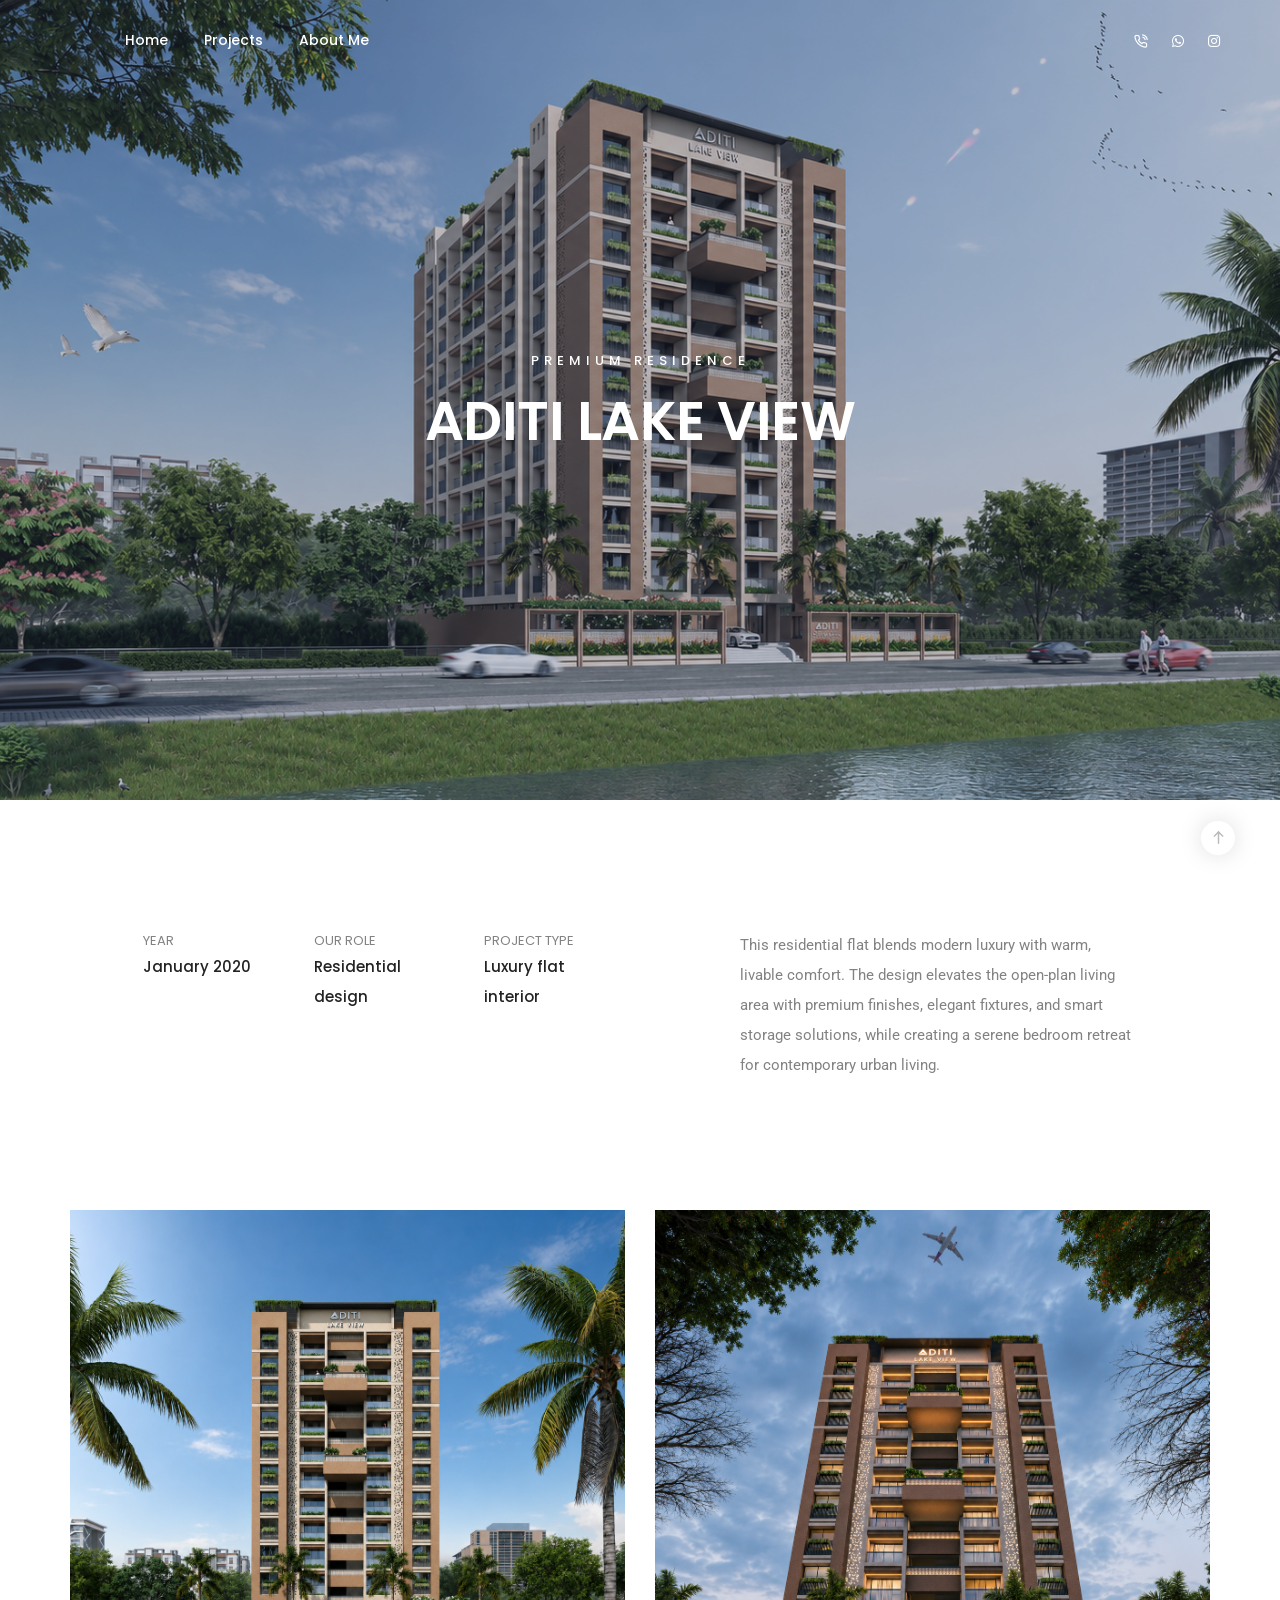
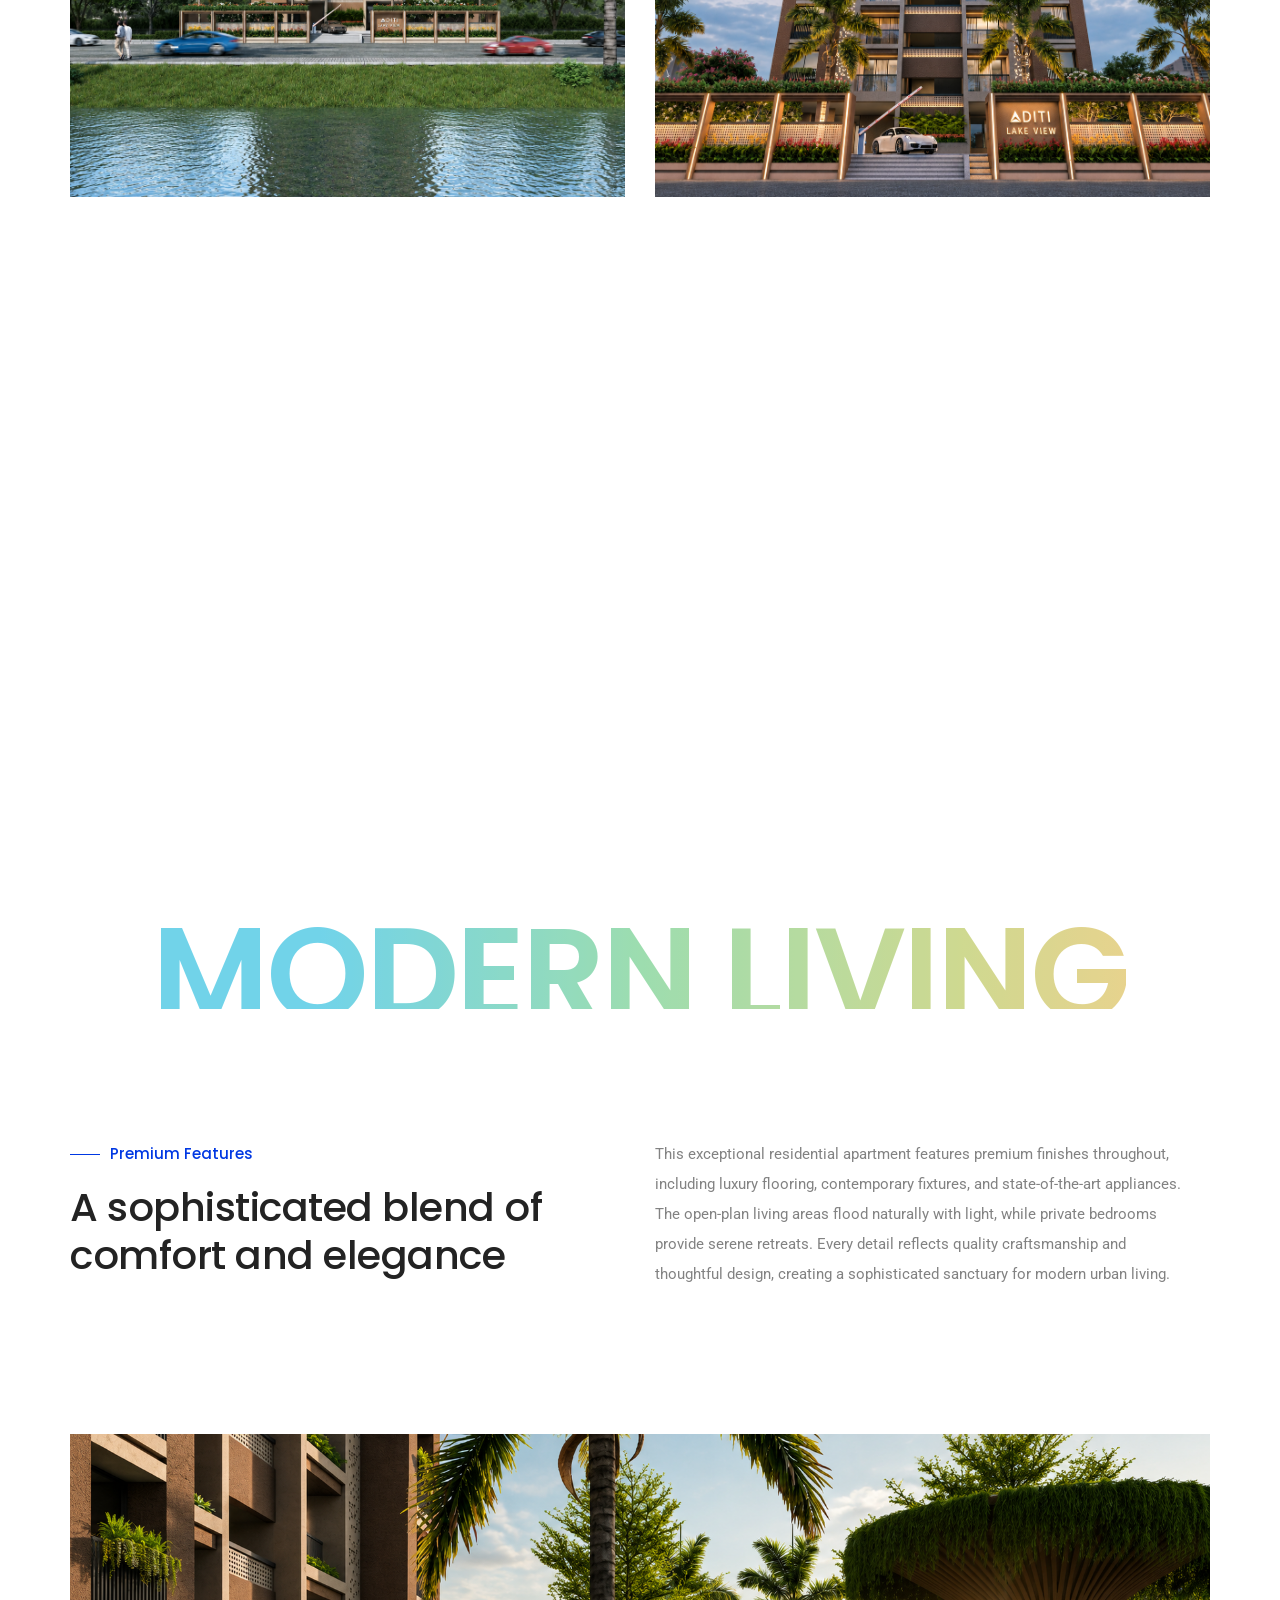
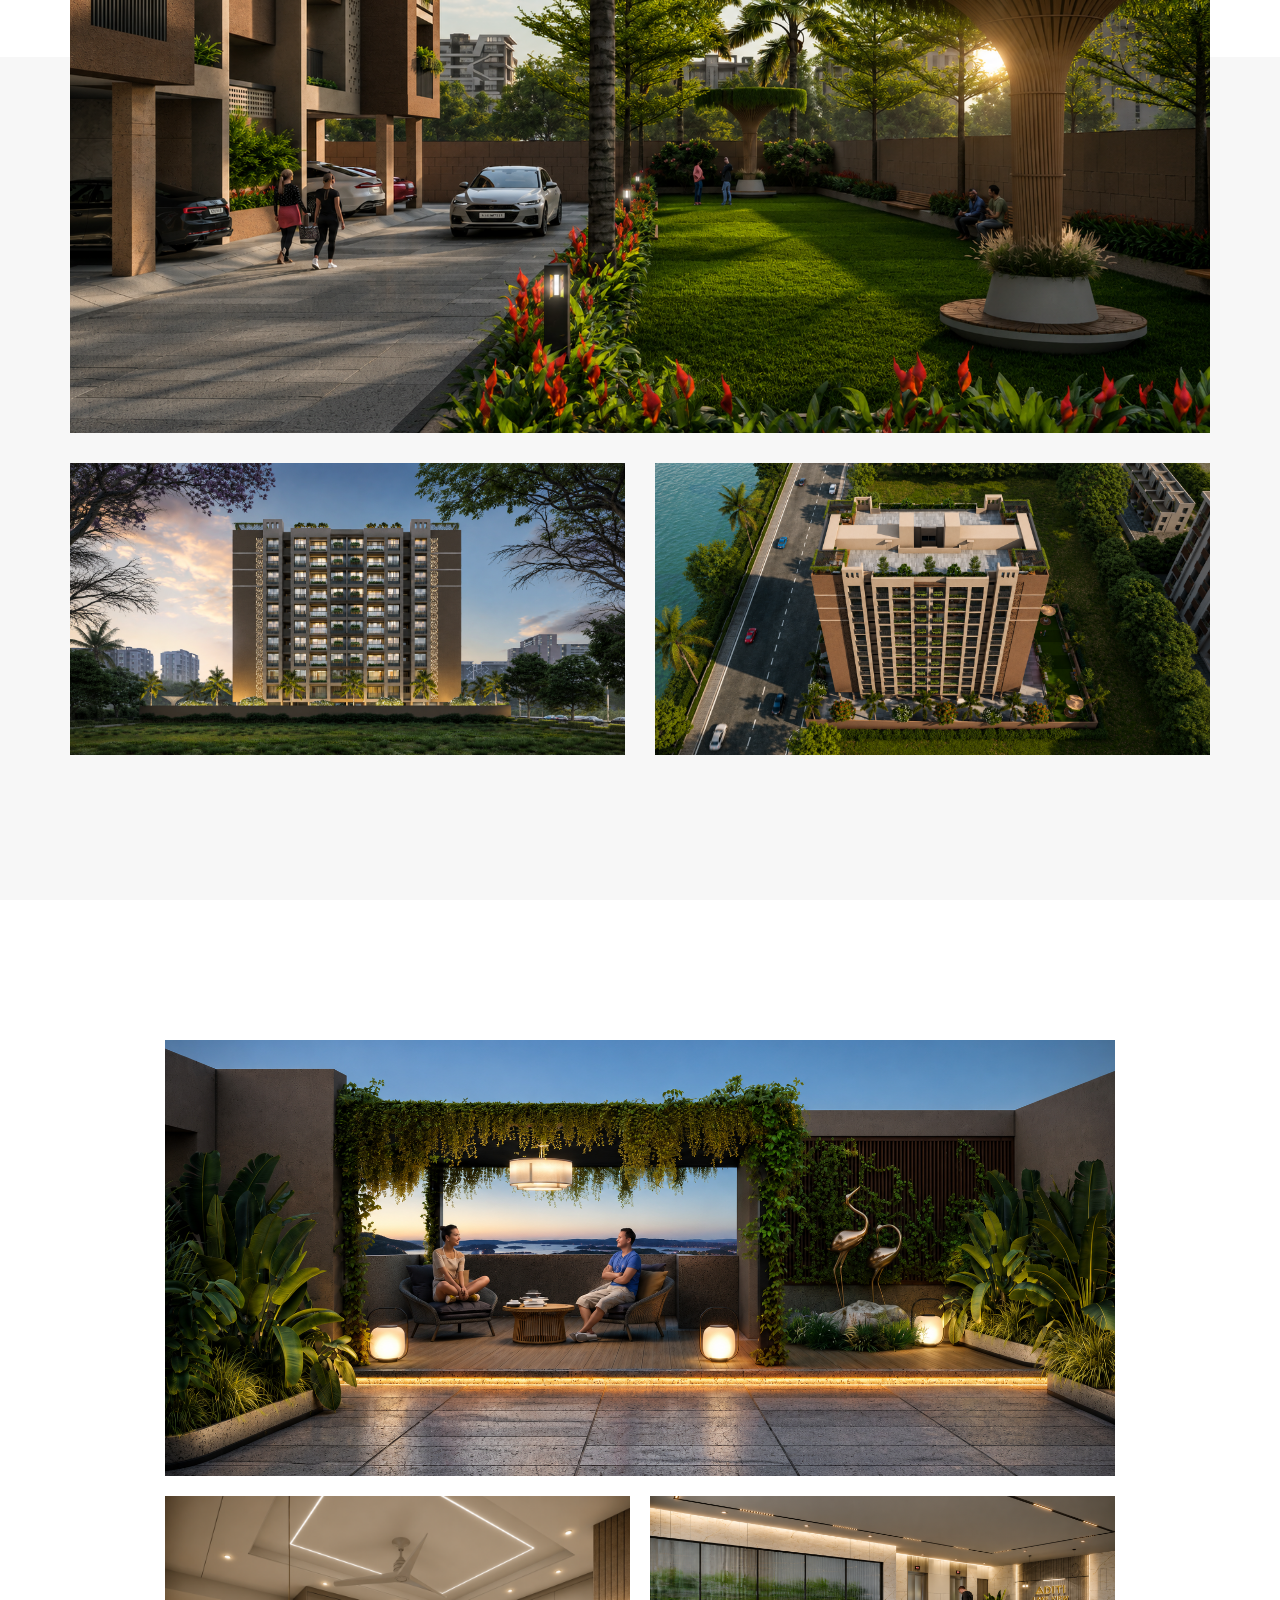
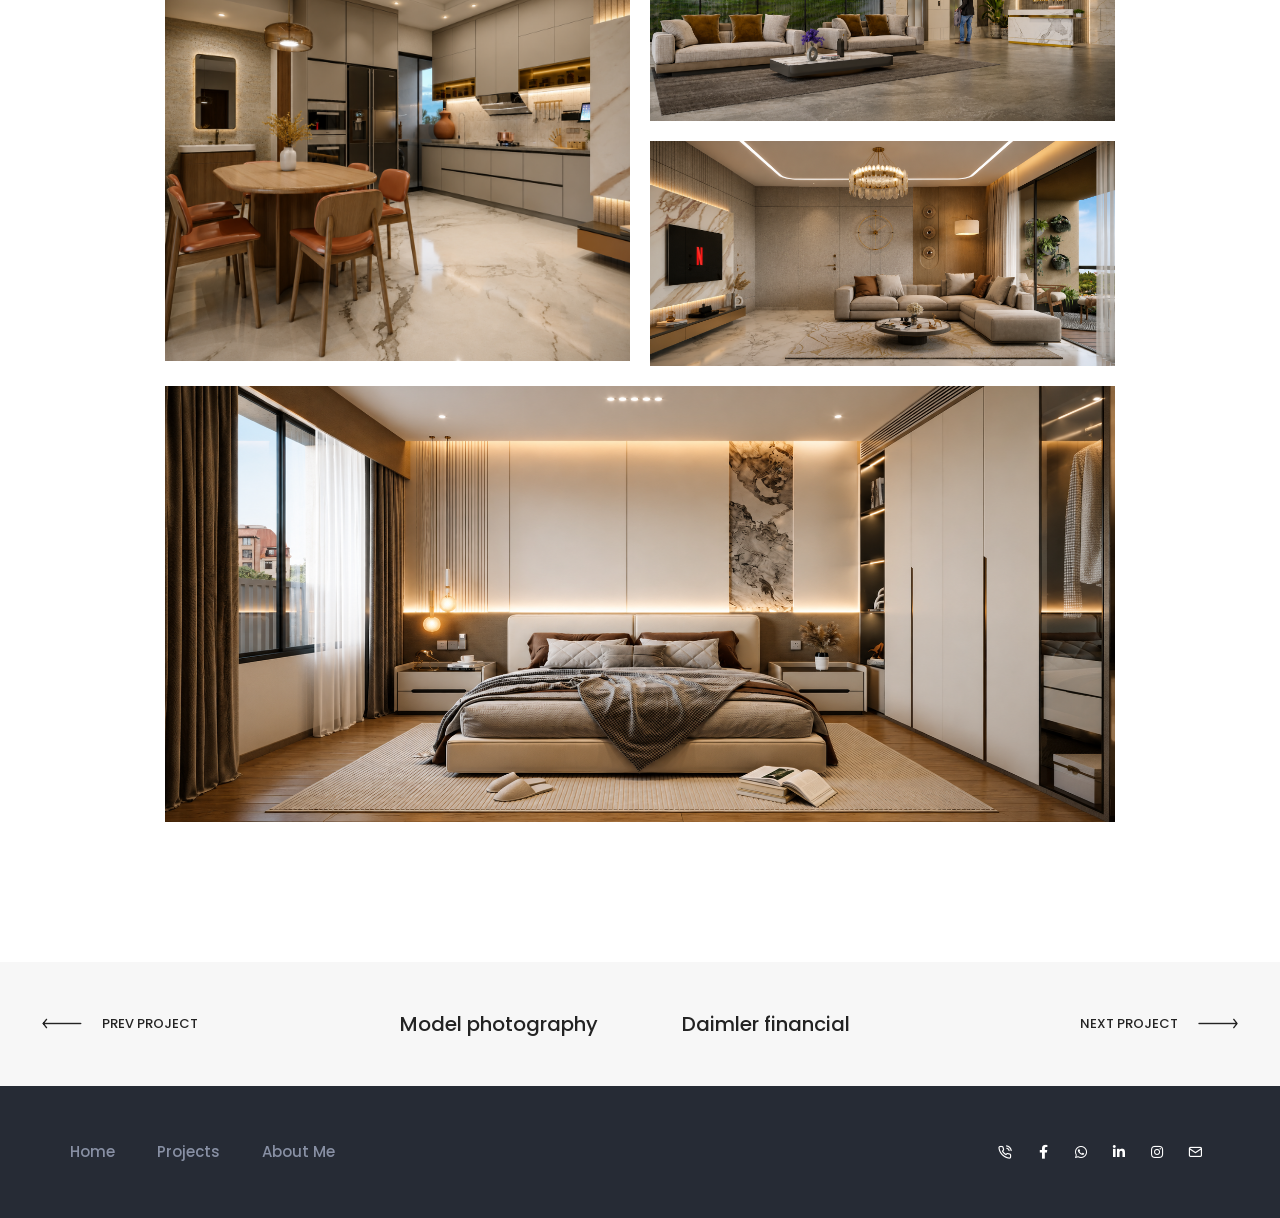
<file: aditi-lake-view.html>
<!doctype html>
<html class="no-js" lang="en">

<head>
    <title>Aditi Lake View - Residential Project</title>
    <meta charset="utf-8">
    <meta http-equiv="X-UA-Compatible" content="IE=edge" />
    <meta name="author" content="Tarang Gohil">
    <meta name="description"
        content="Aditi Lake View is a premium residential interior design project showcasing modern luxury living." />
    <meta name="viewport" content="width=device-width,initial-scale=1.0,maximum-scale=1" />
    <!-- favicon icon -->
    <link rel="shortcut icon" href="images/favicon.png">
    <link rel="apple-touch-icon" href="images/apple-touch-icon-57x57.png">
    <link rel="apple-touch-icon" sizes="72x72" href="images/apple-touch-icon-72x72.png">
    <link rel="apple-touch-icon" sizes="114x114" href="images/apple-touch-icon-114x114.png">
    <!-- style sheets and font icons -->
    <link rel="stylesheet" type="text/css" href="css/font-icons.min.css">
    <link rel="stylesheet" type="text/css" href="css/theme-vendors.min.css">
    <link rel="stylesheet" type="text/css" href="css/style.css" />
    <link rel="stylesheet" type="text/css" href="css/responsive.css" />
</head>

<body data-mobile-nav-style="classic">
    <!-- start header -->
    <header>
        <nav
            class="navbar navbar-expand-lg navbar-light bg-transparent header-light fixed-top navbar-boxed header-reverse-scroll">
            <div class="container-fluid nav-header-container">
                <div class="col-auto md-position-initial md-no-padding ms-5">
                    <button class="navbar-toggler float-end" type="button" data-bs-toggle="collapse"
                        data-bs-target="#navbarNav" aria-controls="navbarNav" aria-label="Toggle navigation">
                        <span class="navbar-toggler-line"></span>
                        <span class="navbar-toggler-line"></span>
                        <span class="navbar-toggler-line"></span>
                        <span class="navbar-toggler-line"></span>
                    </button>
                    <div class="collapse navbar-collapse justify-content-end" id="navbarNav">
                        <ul class="navbar-nav alt-font ms-auto">
                            <li class="nav-item">
                                <a href="index.html" class="nav-link text-white">Home</a>
                            </li>
                            <li class="nav-item">
                                <a href="portfolio.html" class="nav-link text-white">Projects</a>
                            </li>
                            <li class="nav-item">
                                <a href="tarang-architect.html" class="nav-link text-white">About Me</a>
                            </li>
                        </ul>
                    </div>
                </div>
                <div class="col-auto text-end hidden-xs px-lg-0">
                    <div class="header-social-icon d-inline-block">
                        <a href="tel:+91 98253 94300" target="_blank" class="text-white"><i
                                class="feather icon-feather-phone-call"></i></a>
                        <a href="https://wa.me/919825394300?text=Hello%20Tarang" target="_blank" class="text-white"><i
                                class="fab fa-whatsapp"></i></a>
                        <a href="https://www.instagram.com/ar_tarang_gohil?igsh=ejNuaThrNG15cW0y" target="_blank"
                            class="text-white"><i class="fab fa-instagram"></i></a>
                    </div>
                </div>
            </div>
        </nav>
    </header>
    <!-- end header -->
    <div class="main-content">
        <!-- start banner section -->
        <section class="py-0 parallax overlap-height" data-parallax-background-ratio="0.5"
            style="background-image: url('images/portfolio-images/aditi_lake_view/hero.png');">
            <div class="opacity-light bg-medium-slate-blue"></div>
            <div class="row justify-content-center">
                <div
                    class="col-12 col-md-6 position-relative text-center one-fourth-screen d-flex flex-column justify-content-center sm-h-350px">
                    <span
                        class="text-uppercase text-small alt-font letter-spacing-5px text-white d-inline-block margin-20px-bottom font-weight-500 sm-margin-10px-bottom">Premium
                        residence</span>
                    <h2 class="alt-font text-white font-weight-600 text-uppercase d-block mb-0">Aditi Lake View</h2>
                </div>
            </div>
        </section>
        <!-- end banner section -->
        <!-- start section -->
        <section class="wow animate__fadeIn padding-sixteen-lr xl-padding-ten-lr lg-padding-six-lr xs-no-padding-lr">
            <div class="container-fluid">
                <div class="row text-center text-sm-start">
                    <div class="col-12 col-lg-2 col-sm-4 xs-margin-15px-bottom">
                        <span class="alt-font text-small text-uppercase d-block">Year</span>
                        <span class="alt-font font-weight-500 text-extra-dark-gray">January 2020</span>
                    </div>
                    <div class="col-12 col-lg-2 col-sm-4 xs-margin-15px-bottom">
                        <span class="alt-font text-small text-uppercase d-block">Our role</span>
                        <span class="alt-font font-weight-500 text-extra-dark-gray">Residential design</span>
                    </div>
                    <div class="col-12 col-lg-2 col-sm-4">
                        <span class="alt-font text-small text-uppercase d-block">Project type</span>
                        <span class="alt-font font-weight-500 text-extra-dark-gray">Luxury flat interior</span>
                    </div>
                    <div class="col-12 col-xl-5 offset-xl-1 col-lg-6 md-margin-30px-top last-paragraph-no-margin">
                        <p>This residential flat blends modern luxury with warm, livable comfort. The design elevates
                            the open-plan living area with premium finishes, elegant fixtures, and smart storage
                            solutions, while creating a serene bedroom retreat for contemporary urban living.</p>
                    </div>
                </div>
            </div>
        </section>
        <!-- end section -->
        <!-- start section -->
        <section class="py-0 fix-background" style="background-image: url(images/single-project-page-05-img-20.jpg)">
            <div class="container">
                <div class="row margin-8-rem-bottom sm-margin-5-rem-bottom">
                    <div class="col-12 col-md-6 sm-margin-2-rem-bottom wow animate__fadeInLeft" data-wow-delay="0.2s">
                        <img src="images/portfolio-images/aditi_lake_view/front.png" alt="" />
                    </div>
                    <div class="col-12 col-md-6 wow animate__fadeInRight" data-wow-delay="0.2s">
                        <img src="images/portfolio-images/aditi_lake_view/bottom.png" alt="" />
                    </div>
                </div>
            </div>
        </section>
        <!-- end section -->
        <!-- start section -->
        <section class="parallax one-third-screen" data-parallax-background-ratio="0.5"
            style="background-image: url(images/portfolio-images/aditi_lake_view/roadside.png)">
            <div
                class="alt-font font-weight-600 title-extra-large text-gradient-peacock-blue-crome-yellow letter-spacing-minus-3px opacity-7 text-center text-uppercase w-100 position-absolute left-0px bottom-minus-25px lg-bottom-minus-25px sm-bottom-minus-15px">
                Modern Living</div>
        </section>
        <!-- end section -->
        <!-- start section -->
        <section class="overlap-height">
            <div class="container">
                <div class="row overlap-gap-section">
                    <div class="col-12 col-lg-6 col-sm-12 text-center text-md-start md-margin-20px-bottom">
                        <div class="d-flex alt-font margin-15px-bottom"><span
                                class="align-self-center w-30px h-1px bg-fast-blue margin-10px-right d-none d-md-inline-block"></span>
                            <div class="flex-grow-1 text-fast-blue font-weight-500">Premium Features</div>
                        </div>
                        <h4 class="alt-font font-weight-500 text-extra-dark-gray mb-0">A sophisticated blend of comfort
                            and
                            elegance</h4>
                    </div>
                    <div class="col-12 col-lg-6 text-center text-md-start last-paragraph-no-margin">
                        <p class="w-95 lg-w-100">This exceptional residential apartment features premium finishes
                            throughout, including luxury flooring, contemporary fixtures, and state-of-the-art
                            appliances. The open-plan living areas flood naturally with light, while private bedrooms
                            provide serene retreats. Every detail reflects quality craftsmanship and thoughtful design,
                            creating a sophisticated sanctuary for modern urban living.</p>
                    </div>
                </div>
            </div>
        </section>
        <!-- end section -->
        <!-- start section -->
        <section class="bg-light-gray overflow-visible wow animate__fadeIn">
            <div class="container">
                <div class="row overlap-section-three-fourth">
                    <div class="col px-md-0">
                        <ul
                            class="portfolio-overlay portfolio-wrapper grid grid-loading grid-2col xl-grid-2col lg-grid-2col md-grid-2col sm-grid-2col xs-grid-1col gutter-extra-large text-center">
                            <li class="grid-sizer"></li>
                            <!-- start lightbox gallery item -->
                            <li class="grid-item grid-item-double wow animate__fadeIn">
                                <a href="images/portfolio-images/aditi_lake_view/play_area.png"
                                    title="Lightbox gallery image title..." data-group="lightbox-gallery"
                                    class="lightbox-group-gallery-item">
                                    <div class="portfolio-box">
                                        <div class="portfolio-image bg-extra-dark-gray">
                                            <img src="images/portfolio-images/aditi_lake_view/play_area.png" alt="" />
                                            <div
                                                class="portfolio-hover justify-content-end d-flex flex-column padding-50px-tb lg-padding-30px-tb xs-padding-15px-tb">
                                                <i
                                                    class="feather icon-feather-zoom-in portfolio-plus-icon font-weight-300 text-white absolute-middle-center icon-small move-top-bottom"></i>
                                            </div>
                                        </div>
                                    </div>
                                </a>
                            </li>
                            <!-- end lightbox gallery item -->
                            <!-- start lightbox gallery item -->
                            <li class="grid-item wow animate__fadeIn" data-wow-delay="0.2s">
                                <a href="images/portfolio-images/aditi_lake_view/side.png"
                                    title="Lightbox gallery image title..." data-group="lightbox-gallery"
                                    class="lightbox-group-gallery-item">
                                    <div class="portfolio-box">
                                        <div class="portfolio-image bg-extra-dark-gray">
                                            <img src="images/portfolio-images/aditi_lake_view/side.png" alt="" />
                                            <div
                                                class="portfolio-hover justify-content-end d-flex flex-column padding-50px-tb lg-padding-30px-tb xs-padding-15px-tb">
                                                <i
                                                    class="feather icon-feather-zoom-in portfolio-plus-icon font-weight-300 text-white absolute-middle-center icon-small move-top-bottom"></i>
                                            </div>
                                        </div>
                                    </div>
                                </a>
                            </li>
                            <!-- end lightbox gallery item -->
                            <!-- start lightbox gallery item -->
                            <li class="grid-item wow animate__fadeIn" data-wow-delay="0.4s">
                                <a href="images/portfolio-images/aditi_lake_view/bird_eye_view.png"
                                    title="Lightbox gallery image title..." data-group="lightbox-gallery"
                                    class="lightbox-group-gallery-item">
                                    <div class="portfolio-box">
                                        <div class="portfolio-image bg-extra-dark-gray">
                                            <img src="images/portfolio-images/aditi_lake_view/bird_eye_view.png"
                                                alt="" />
                                            <div
                                                class="portfolio-hover justify-content-end d-flex flex-column padding-50px-tb lg-padding-30px-tb xs-padding-15px-tb">
                                                <i
                                                    class="feather icon-feather-zoom-in portfolio-plus-icon font-weight-300 text-white absolute-middle-center icon-small move-top-bottom"></i>
                                            </div>
                                        </div>
                                    </div>
                                </a>
                            </li>
                            <!-- end lightbox gallery item -->
                        </ul>
                    </div>
                </div>
            </div>
        </section>
        <!-- end section -->
        <!-- start section -->
        <section class="padding-10-rem-lr md-no-padding-lr">
            <div class="container-fluid">
                <div class="row">
                    <div class="col-12">
                        <ul
                            class="portfolio-overlay portfolio-wrapper grid grid-loading grid-1col gutter-large text-center">
                            <li class="grid-sizer"></li>
                            <!-- start lightbox gallery item -->
                            <li class="grid-item grid-item-double wow animate__fadeIn" data-wow-delay="0.2s">
                                <a href="images/portfolio-images/aditi_lake_view/terrace.png"
                                    title="Lightbox gallery image title..." data-group="lightbox-gallery"
                                    class="lightbox-group-gallery-item">
                                    <div class="portfolio-box">
                                        <div class="portfolio-image bg-gradient-peacock-blue-crome-yellow">
                                            <img src="images/portfolio-images/aditi_lake_view/terrace.png" alt="" />
                                            <div
                                                class="portfolio-hover justify-content-end d-flex flex-column padding-50px-tb lg-padding-30px-tb xs-padding-15px-tb">
                                                <i
                                                    class="feather icon-feather-zoom-in portfolio-plus-icon font-weight-300 text-white absolute-middle-center icon-small move-top-bottom"></i>
                                            </div>
                                        </div>
                                    </div>
                                </a>
                            </li>
                            <!-- end lightbox gallery item -->
                        </ul>
                        <ul
                            class="portfolio-overlay portfolio-wrapper grid grid-loading grid-4col xl-grid-4col lg-grid-3col md-grid-2col sm-grid-2col xs-grid-1col gutter-large text-center">
                            <li class="grid-sizer"></li>
                            <!-- start lightbox gallery item -->
                            <li class="grid-item grid-item-double wow animate__fadeIn">
                                <a href="images/portfolio-images/aditi_lake_view/kitchen_dinning.png"
                                    title="Lightbox gallery image title..." data-group="lightbox-gallery"
                                    class="lightbox-group-gallery-item">
                                    <div class="portfolio-box">
                                        <div class="portfolio-image bg-gradient-peacock-blue-crome-yellow">
                                            <img src="images/portfolio-images/aditi_lake_view/kitchen_dinning.png"
                                                alt="" />
                                            <div
                                                class="portfolio-hover justify-content-end d-flex flex-column padding-50px-tb lg-padding-30px-tb xs-padding-15px-tb">
                                                <i
                                                    class="feather icon-feather-zoom-in portfolio-plus-icon font-weight-300 text-white absolute-middle-center icon-small move-top-bottom"></i>
                                            </div>
                                        </div>
                                    </div>
                                </a>
                            </li>
                            <!-- end lightbox gallery item -->
                            <!-- start lightbox gallery item -->
                            <li class="grid-item grid-item-double wow animate__fadeIn" data-wow-delay="0.2s">
                                <a href="images/portfolio-images/aditi_lake_view/foyearea.png"
                                    title="Lightbox gallery image title..." data-group="lightbox-gallery"
                                    class="lightbox-group-gallery-item">
                                    <div class="portfolio-box">
                                        <div class="portfolio-image bg-gradient-peacock-blue-crome-yellow">
                                            <img src="images/portfolio-images/aditi_lake_view/foyearea.png" alt="" />
                                            <div
                                                class="portfolio-hover justify-content-end d-flex flex-column padding-50px-tb lg-padding-30px-tb xs-padding-15px-tb">
                                                <i
                                                    class="feather icon-feather-zoom-in portfolio-plus-icon font-weight-300 text-white absolute-middle-center icon-small move-top-bottom"></i>
                                            </div>
                                        </div>
                                    </div>
                                </a>
                            </li>
                            <!-- end lightbox gallery item -->
                            <!-- start lightbox gallery item -->
                            <li class="grid-item grid-item-double wow animate__fadeIn" data-wow-delay="0.2s">
                                <a href="images/portfolio-images/aditi_lake_view/living_area.png"
                                    title="Lightbox gallery image title..." data-group="lightbox-gallery"
                                    class="lightbox-group-gallery-item">
                                    <div class="portfolio-box">
                                        <div class="portfolio-image bg-gradient-peacock-blue-crome-yellow">
                                            <img src="images/portfolio-images/aditi_lake_view/living_area.png" alt="" />
                                            <div
                                                class="portfolio-hover justify-content-end d-flex flex-column padding-50px-tb lg-padding-30px-tb xs-padding-15px-tb">
                                                <i
                                                    class="feather icon-feather-zoom-in portfolio-plus-icon font-weight-300 text-white absolute-middle-center icon-small move-top-bottom"></i>
                                            </div>
                                        </div>
                                    </div>
                                </a>
                            </li>
                            <!-- end lightbox gallery item -->
                        </ul>
                        <ul
                            class="portfolio-overlay portfolio-wrapper grid grid-loading grid-1col gutter-large text-center">
                            <li class="grid-sizer"></li>
                            <!-- start lightbox gallery item -->
                            <li class="grid-item grid-item-double wow animate__fadeIn" data-wow-delay="0.2s">
                                <a href="images/portfolio-images/aditi_lake_view/bedroom.png"
                                    title="Lightbox gallery image title..." data-group="lightbox-gallery"
                                    class="lightbox-group-gallery-item">
                                    <div class="portfolio-box">
                                        <div class="portfolio-image bg-gradient-peacock-blue-crome-yellow">
                                            <img src="images/portfolio-images/aditi_lake_view/bedroom.png" alt="" />
                                            <div
                                                class="portfolio-hover justify-content-end d-flex flex-column padding-50px-tb lg-padding-30px-tb xs-padding-15px-tb">
                                                <i
                                                    class="feather icon-feather-zoom-in portfolio-plus-icon font-weight-300 text-white absolute-middle-center icon-small move-top-bottom"></i>
                                            </div>
                                        </div>
                                    </div>
                                </a>
                            </li>
                            <!-- end lightbox gallery item -->
                        </ul>
                    </div>
                </div>
            </div>
        </section>
        <!-- end section -->
        <!-- start section -->
        <section class="fancy-box-background fancy-box-col bg-light-gray p-0">
            <div class="container-fluid">
                <div class="row row-cols-1 row-cols-md-2 justify-content-center">
                    <!-- start prev pagination -->
                    <div class="col col-sm-6 fancy-box-item px-0">
                        <a href="single-project-page-04.html"
                            class="d-flex h-100 align-items-center justify-content-center justify-content-lg-between justify-content-sm-start padding-7-rem-lr padding-4-rem-tb xl-padding-3-rem-all xs-padding-2-rem-tb xs-no-padding-lr">
                            <div class="bg-banner-image cover-background"
                                style="background-image: url(https://placehold.co/955x185)"></div>
                            <div
                                class="light alt-font text-extra-dark-gray font-weight-500 btn-slide-icon-left text-uppercase me-lg-auto">
                                <i class="line-icon-Arrow-OutLeft icon-medium align-middle margin-20px-right"></i><span
                                    class="d-none d-lg-inline-block text-small">Prev project</span>
                            </div>
                            <span
                                class="light text-extra-large alt-font text-extra-dark-gray d-block font-weight-500">Model
                                photography</span>
                        </a>
                    </div>
                    <!-- end prev pagination -->
                    <!-- start next pagination -->
                    <div class="col col-sm-6 fancy-box-item px-0">
                        <a href="single-project-page-01.html"
                            class="d-flex h-100 align-items-center justify-content-center justify-content-sm-end justify-content-lg-between padding-7-rem-lr padding-4-rem-tb xl-padding-3-rem-all xs-padding-2-rem-tb xs-no-padding-lr">
                            <div class="bg-banner-image cover-background"
                                style="background-image: url(https://placehold.co/955x185)"></div>
                            <span
                                class="light text-extra-large alt-font text-extra-dark-gray d-block font-weight-500 me-lg-auto">Daimler
                                financial</span>
                            <div
                                class="light alt-font text-extra-dark-gray font-weight-500 btn-slide-icon text-uppercase">
                                <span class="d-none d-lg-inline-block text-small">Next project </span><i
                                    class="line-icon-Arrow-OutRight icon-medium align-middle margin-20px-left"></i>
                            </div>
                        </a>
                    </div>
                    <!-- end next pagination -->
                </div>
            </div>
        </section>
        <!-- end section -->
    </div>
    <!-- start footer -->
    <footer class="footer-dark bg-slate-blue">
        <div class="footer-top padding-four-tb lg-padding-eight-tb md-padding-50px-tb">
            <div class="container">
                <div class="row align-items-center">
                    <!-- start footer links -->
                    <div class="col-12 col-lg-6">
                        <div
                            class="d-flex gap-5 align-items-center flex-wrap justify-content-center justify-content-lg-start">
                            <span class="alt-font font-weight-500 text-white"><a href="index.html">Home</a></span>
                            <span class="alt-font font-weight-500 text-white"><a
                                    href="portfolio.html">Projects</a></span>
                            <span class="alt-font font-weight-500 text-white"><a href="contact-us.html">About
                                    Me</a></span>
                        </div>
                    </div>
                    <!-- end footer links -->
                    <!-- start footer icons -->
                    <div class="col-12 col-lg-6 text-center text-lg-end xs-margin-30px-top">
                        <div class="elements-social social-icon-style-02">
                            <ul class="extra-small-icon light">
                                <li><a class="twitter" href="tel:+91 98253 94300" target="_blank"><i
                                            class="feather icon-feather-phone-call"></i></a></li>
                                <li><a class="facebook" href="https://www.facebook.com/tarang.gohil.925"
                                        target="_blank"><i class="fab fa-facebook-f"></i></a></li>
                                <li><a class="whatsapp" href="https://wa.me/919825394300?text=Hello%20Tarang"
                                        target="_blank"><i class="fab fa-whatsapp"></i></a></li>
                                <li><a class="linkedin" href="http://www.linkedin.com" target="_blank"><i
                                            class="fab fa-linkedin-in"></i></a></li>
                                <li><a class="instagram"
                                        href="https://www.instagram.com/ar_tarang_gohil?igsh=ejNuaThrNG15cW0y"
                                        target="_blank"><i class="fab fa-instagram"></i></a></li>
                                <li><a class="mailru" href="mailto:tarang.gohil@example.com" target="_blank"><i
                                            class="feather icon-feather-mail"></i></a></li>
                            </ul>
                        </div>
                    </div>
                    <!-- end footer icons -->
                </div>
            </div>
        </div>
    </footer>
    <!-- end footer -->
    <!-- start scroll to top -->
    <a class="scroll-top-arrow" href="javascript:void(0);"><i class="feather icon-feather-arrow-up"></i></a>
    <!-- end scroll to top -->
    <!-- javascript -->
    <script type="text/javascript" src="js/jquery.min.js"></script>
    <script type="text/javascript" src="js/theme-vendors.min.js"></script>
    <script type="text/javascript" src="js/main.js"></script>
</body>

</html>
</file>
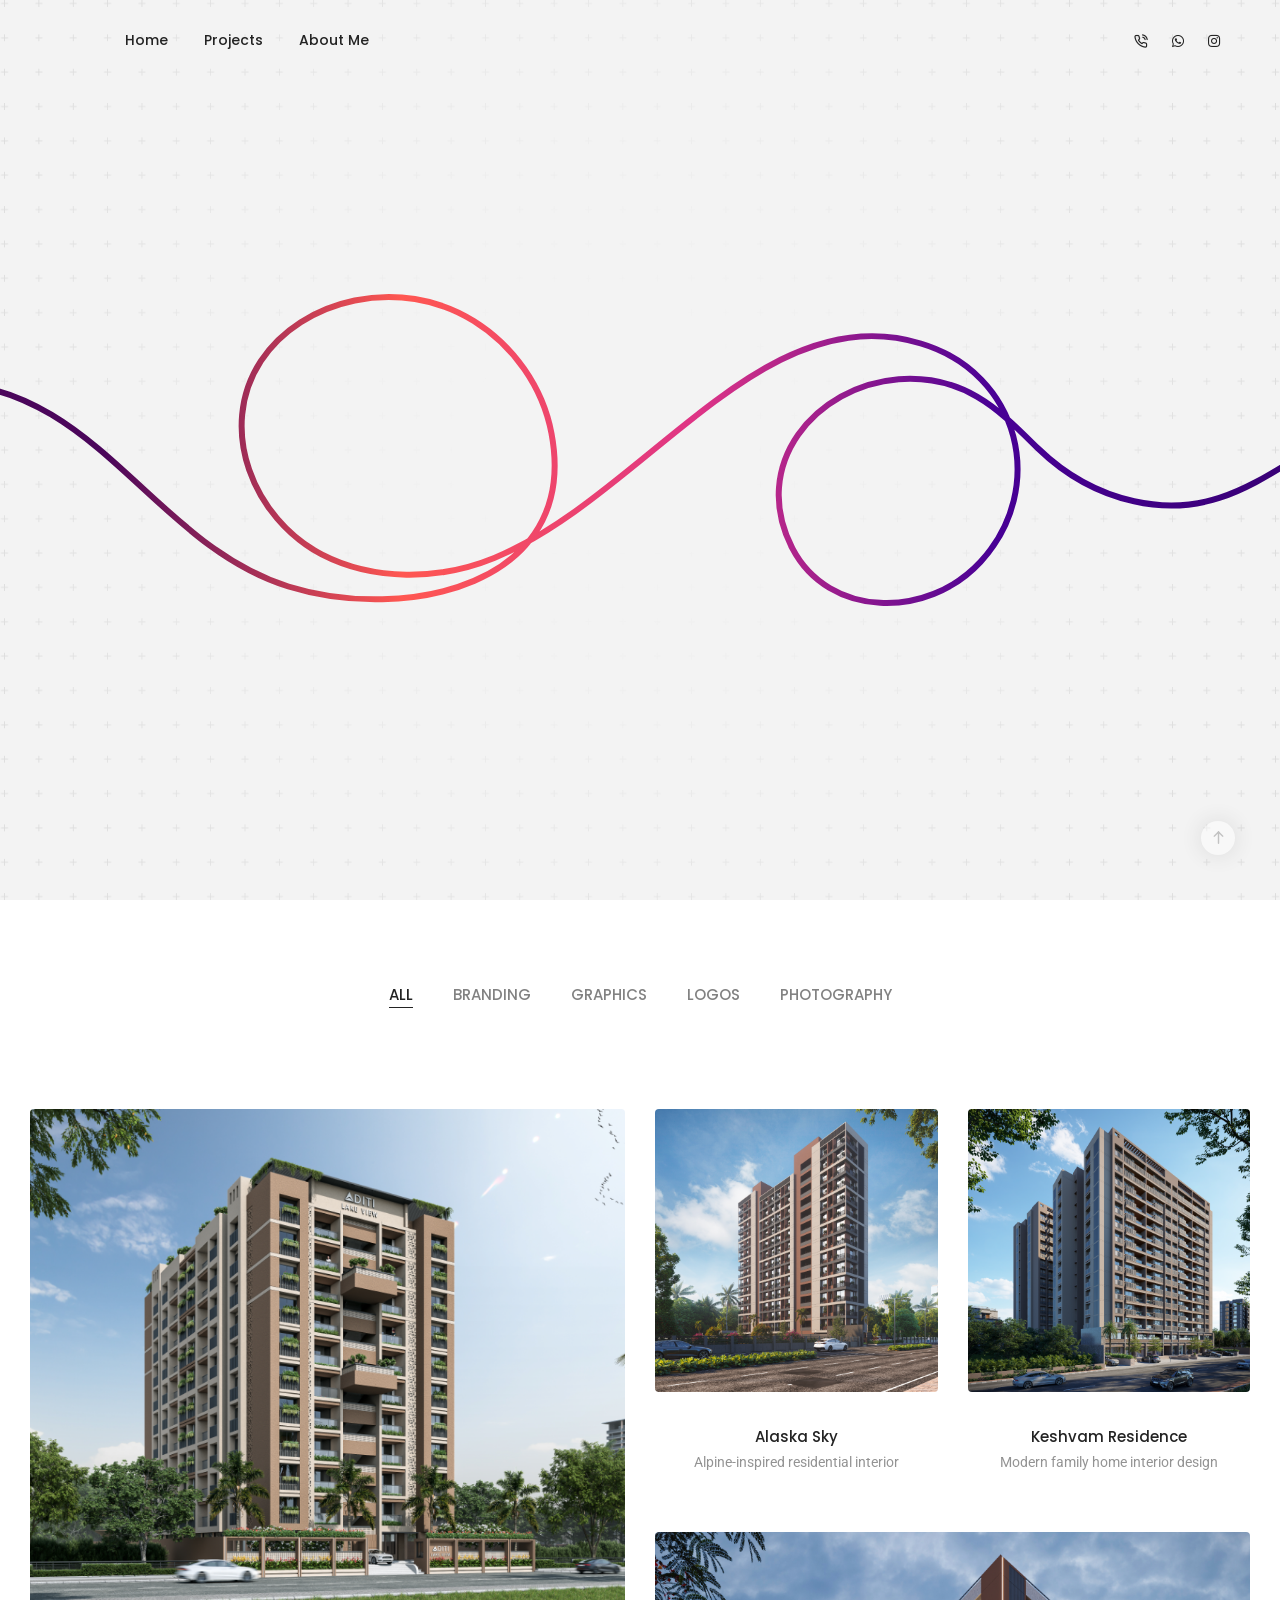
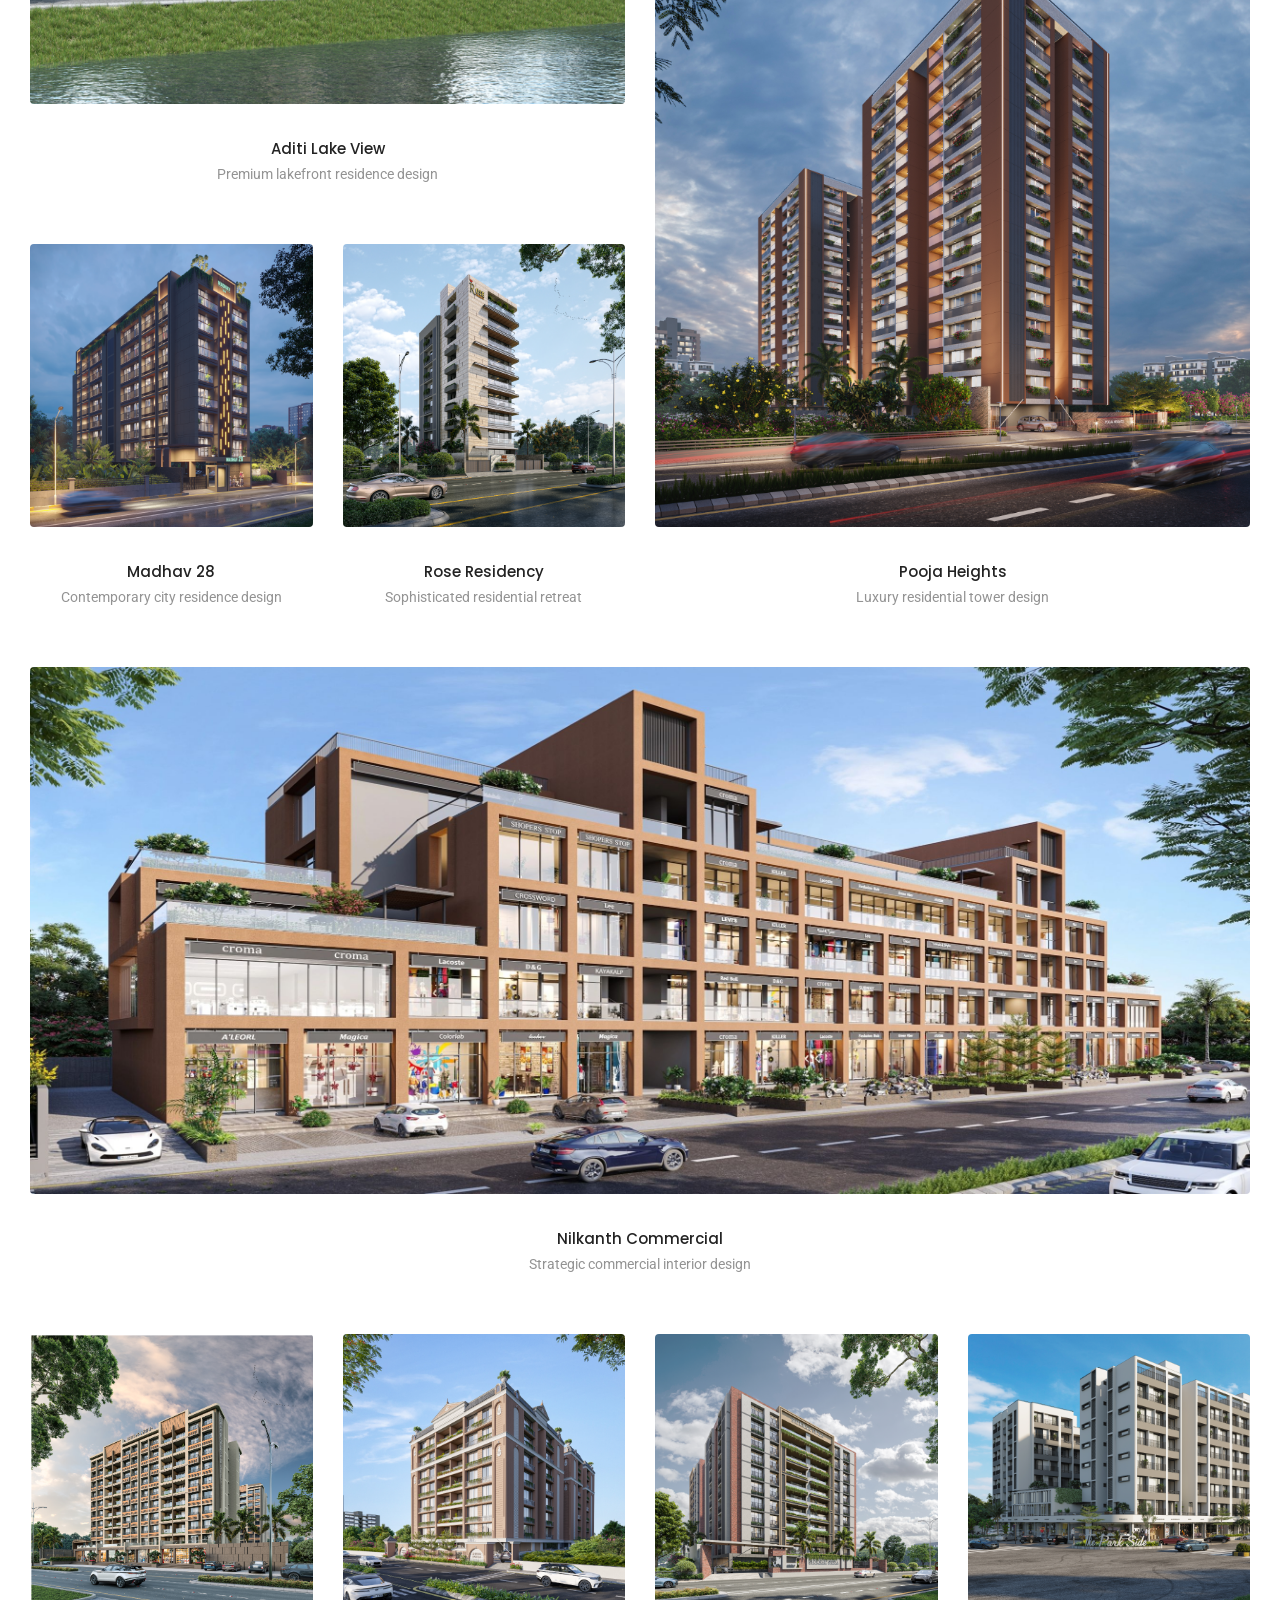
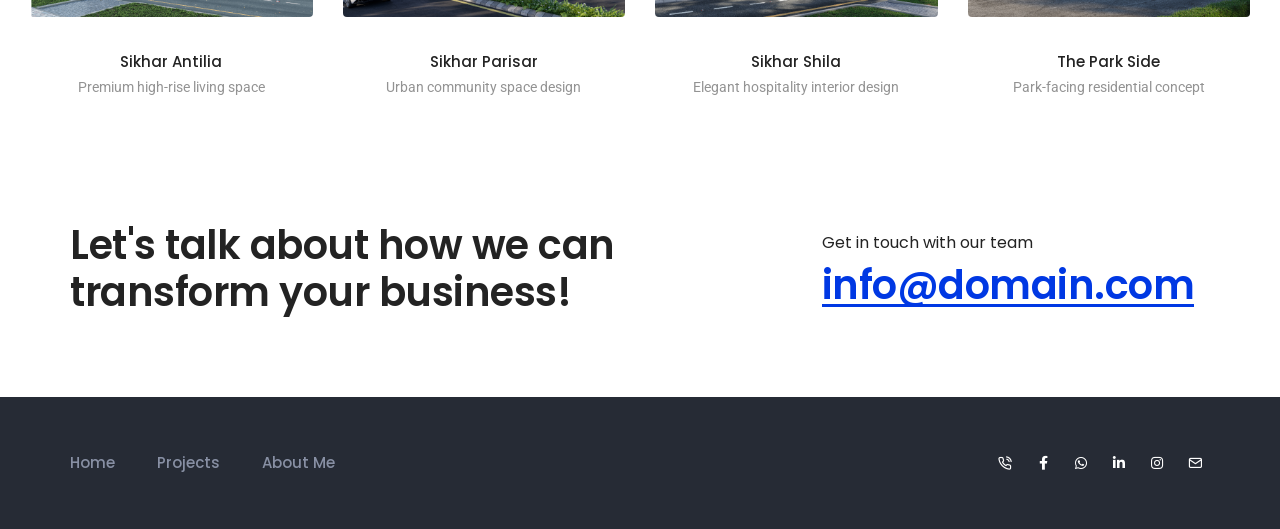
<file: portfolio-1.html>
<!doctype html>
<html class="no-js" lang="en">

<head>
    <title>Tarang - Architecture Projects</title>
    <meta charset="utf-8">
    <meta http-equiv="X-UA-Compatible" content="IE=edge" />
    <meta name="author" content="Tarang">
    <meta name="description"
        content="Browse Tarang's architecture and interior design projects, featuring portfolio highlights and creative work." />
    <meta name="viewport" content="width=device-width,initial-scale=1.0,maximum-scale=1" />
    <!-- favicon icon -->
    <link rel="shortcut icon" href="images/favicon.png">
    <link rel="apple-touch-icon" href="images/apple-touch-icon-57x57.png">
    <link rel="apple-touch-icon" sizes="72x72" href="images/apple-touch-icon-72x72.png">
    <link rel="apple-touch-icon" sizes="114x114" href="images/apple-touch-icon-114x114.png">
    <!-- style sheets and font icons -->
    <link rel="stylesheet" type="text/css" href="css/font-icons.min.css">
    <link rel="stylesheet" type="text/css" href="css/theme-vendors.min.css">
    <link rel="stylesheet" type="text/css" href="css/style.css" />
    <link rel="stylesheet" type="text/css" href="css/responsive.css" />

    <!-- revolution slider -->
    <link rel="stylesheet" type="text/css" href="revolution/css/settings.css">
    <link rel="stylesheet" type="text/css" href="revolution/css/layers.css">
    <link rel="stylesheet" type="text/css" href="revolution/css/navigation.css">

</head>

<body data-mobile-nav-style="classic">
    <!-- start header -->
    <header>
        <nav
            class="navbar navbar-expand-lg navbar-light bg-transparent header-light fixed-top navbar-boxed header-reverse-scroll">
            <div class="container-fluid nav-header-container">
                <div class="col-auto md-position-initial md-no-padding ms-5">
                    <button class="navbar-toggler float-end" type="button" data-bs-toggle="collapse"
                        data-bs-target="#navbarNav" aria-controls="navbarNav" aria-label="Toggle navigation">
                        <span class="navbar-toggler-line"></span>
                        <span class="navbar-toggler-line"></span>
                        <span class="navbar-toggler-line"></span>
                        <span class="navbar-toggler-line"></span>
                    </button>
                    <div class="collapse navbar-collapse justify-content-end" id="navbarNav">
                        <ul class="navbar-nav alt-font ms-auto">
                            <li class="nav-item">
                                <a href="index.html" class="nav-link">Home</a>
                            </li>
                            <li class="nav-item">
                                <a href="portfolio.html" class="nav-link">Projects</a>
                            </li>
                            <li class="nav-item">
                                <a href="tarang-architect.html" class="nav-link">About Me</a>
                            </li>
                        </ul>
                    </div>
                </div>
                <div class="col-auto text-end hidden-xs px-lg-0">
                    <div class="header-social-icon d-inline-block">
                        <a href="tel:+91 98253 94300" target="_blank"><i
                                class="feather icon-feather-phone-call"></i></a>
                        <a href="https://wa.me/919825394300?text=Hello%20Tarang" target="_blank"><i
                                class="fab fa-whatsapp"></i></a>
                        <a href="https://www.instagram.com/ar_tarang_gohil?igsh=ejNuaThrNG15cW0y" target="_blank"><i
                                class="fab fa-instagram"></i></a>
                    </div>
                </div>
            </div>
        </nav>
    </header>
    <!-- end header -->
    <div class="main-content">
        <!-- start branding revolution slider -->
        <section class="p-0 example home-branding-agency bg-white">
            <article class="content">
                <div id="rev_slider_32_1_wrapper" class="rev_slider_wrapper fullscreen-container md-h-700px sm-h-400px"
                    data-alias="mask-showcase" data-source="gallery">
                    <div id="rev_slider_32_1" class="rev_slider fullscreenbanner" style="display:none;"
                        data-version="5.4.1">
                        <ul>
                            <li data-index="rs-73" data-transition="fade" data-slotamount="default"
                                data-hideafterloop="0" data-hideslideonmobile="off" data-easein="default"
                                data-easeout="default" data-masterspeed="300"
                                data-thumb="http://works.themepunch.com/revolution_5_3/wp-content/" data-rotate="0"
                                data-saveperformance="off" data-title="01" data-param1="01" data-description="">
                                <img src="images/home-branding-agency-bg-img-03.png" alt=""
                                    data-bgposition="center center" data-bgfit="cover" data-bgrepeat="no-repeat"
                                    data-bgcolor="#F3F3F3" data-bgparallax="off" class="rev-slidebg" data-no-retina>

                                <div class="tp-caption tp-resizeme" data-frames='[{"delay": 500, "speed": 300, "from": "opacity: 0", "to": "opacity: 1"}, 
                                         {"delay": "wait", "speed": 300, "to": "opacity: 0"}]'
                                    data-x="['center','center','center','center']" data-hoffset="['0','0','0','0']"
                                    data-y="['middle','middle','middle','middle']" data-voffset="['0','0','0','-30']"
                                    data-width="100%" data-height="100%" data-basealign="slide">
                                    <div class="drawing-animation-wrapper">
                                        <svg class="drawing-animation" width="100%" height="100%"
                                            viewBox="0 0 6400 1050" style="transform: scale(1.5);">
                                            <defs>
                                                <linearGradient id="gradiant" x1="0%" y1="0%" x2="100%" y2="0%">
                                                    <stop offset="0%" stop-color="#4b065b"></stop>
                                                    <stop offset="20%" stop-color="#4b065b"></stop>
                                                    <stop offset="40%" stop-color="#ff5751"></stop>
                                                    <stop offset="60%" stop-color="#de3486"></stop>
                                                    <stop offset="80%" stop-color="#480095"></stop>
                                                    <stop offset="100%" stop-color="#380075"></stop>
                                                </linearGradient>
                                            </defs>
                                            <g style="transform: translateX(443px);">
                                                <path fill="none" stroke="url(#gradiant)"
                                                    d="M-11,418c118-76,269-119,416-120,540-3,719,538,1180,682,385,120,973,0,877-510-29-155-127-293-259-375-247-154-575-73-710,134-147,225-24,525,203,644,170,88,390,88,575,12C2775,675,3164,9,3693,170c330,99,425,481,199,728-177,192-506,187-627-45-145-280,78-542,354-564,226-17,344,112,465,231,92,89,203,150,320,176,218,49,365-35,522-132" />
                                            </g>
                                        </svg>
                                    </div>
                                </div>

                                <div class="tp-caption alt-font tp-resizeme font-weight-600 rs-parallaxlevel-2"
                                    id="slide-1-layer-5" data-x="['center','center','center','center']"
                                    data-hoffset="['0','0','0','0']" data-y="['middle','middle','middle','middle']"
                                    data-voffset="['0','0','0','-30']" data-whitespace="nowrap" data-type="text"
                                    data-responsive_offset="on" data-fontsize="['200','150','110','80']"
                                    data-lineheight="['250','150','100','65']"
                                    data-letterspacing="['-12','-4','-4','-4']" data-color="#232323"
                                    data-frames='[{"delay":3500,"split":"chars","splitdelay":0.3,"speed":2500,"split_direction":"random","frame":"0","from":"y:50px;sX:1;sY:1;opacity:0;fb:20px;","to":"o:1;fb:0;","ease":"Power4.easeInOut"},{"delay":"wait","speed":300,"frame":"999","to":"opacity:0;fb:0;","ease":"Power3.easeInOut"}]'
                                    data-textAlign="['center','center','center','center']"
                                    style="z-index: 7; white-space: nowrap;">Projects</div>

                                <div class="tp-caption tp-resizeme alt-font font-weight-400"
                                    data-x="['center','center','center','center']" data-hoffset="['0','0','0','0']"
                                    data-y="['bottom','bottom','bottom','bottom']"
                                    data-voffset="['130','85','80','100']" data-width="none" data-height="none"
                                    data-whitespace="nowrap" data-fontsize="['20','18','18','18']"
                                    data-lineheight="['25','27','30','27']" data-letterspacing="['-1','-1','-1','-1']"
                                    data-color="#232323" data-type="text" data-responsive_offset="on"
                                    data-responsive="on"
                                    data-frames='[{"from":"Y:-50px;opacity:0;","speed":1000,"to":"Y:0;o:1;","delay":3700,"ease":"Power4.easeInOut"},{"delay":"wait","speed":1500,"to":"y:[100%];","mask":"x:inherit;y:inherit;s:inherit;e:inherit;","ease":"Power2.easeInOut"}]'
                                    data-textAlign="['center','center','center','center']">Designing Spaces That
                                    Inspire Living</div>

                                <a class="tp-caption tp-resizeme alt-font font-weight-600 section-link"
                                    href="#down-section" data-x="['center','center','center','center']"
                                    data-hoffset="['0','0','0','0']" data-y="['bottom','bottom','bottom','bottom']"
                                    data-voffset="['45','30','30','30']" data-width="none" data-height="none"
                                    data-whitespace="nowrap" data-fontsize="['27','27','27','35']"
                                    data-lineheight="['27','27','27','50']" data-letterspacing="['0','1','1','1']"
                                    data-color="#232323" data-type="text" data-responsive_offset="on"
                                    data-responsive="on"
                                    data-frames='[{"from":"y:[100%];z:0;rX:0deg;rY:0;rZ:0;sX:1;sY:1;skX:0;skY:0;opacity:0;","mask":"x:0px;y:[150%];s:inherit;e:inherit;","speed":1000,"to":"o:1;","delay":3800,"ease":"Power4.easeInOut"},{"delay":"wait","speed":1000,"to":"y:[100%];","mask":"x:inherit;y:inherit;s:inherit;e:inherit;","ease":"Power2.easeInOut"}]'
                                    data-textAlign="['center','center','center','center']" style="z-index: 10;">
                                    <div class="rs-looped rs-slideloop" data-easing="linearEaseNone" data-delay="wait"
                                        data-speed="1" data-xs="0" data-xe="0" data-ys="-10" data-ye="0">
                                        <i class="ti-mouse" style="line-height: 30px !important;"></i>
                                    </div>
                                </a>
                            </li>
                        </ul>
                    </div>
                </div>
            </article>
        </section>
        <!-- end revolution slider -->
        <!-- start section -->
        <section class="half-section wow animate__fadeIn" id="down-section">
            <div class="container">
                <div class="row">
                    <div class="col-12 text-center">
                        <!-- start filter navigation -->
                        <ul
                            class="portfolio-filter grid-filter nav nav-tabs justify-content-center border-0 text-uppercase font-weight-500 alt-font padding-6-rem-bottom md-padding-4-half-rem-bottom sm-padding-2-rem-bottom">
                            <li class="nav active"><a data-filter="*" href="#">All</a></li>
                            <li class="nav"><a data-filter=".branding" href="#">Branding</a></li>
                            <li class="nav"><a data-filter=".graphics" href="#">Graphics</a></li>
                            <li class="nav"><a data-filter=".logos" href="#">Logos</a></li>
                            <li class="nav"><a data-filter=".photography" href="#">Photography</a></li>
                        </ul>
                        <!-- end filter navigation -->
                    </div>
                </div>
            </div>
            <div class="container-fluid">
                <div class="row">
                    <div class="col-12 filter-content">
                        <ul
                            class="portfolio-switch-image portfolio-wrapper grid grid-loading grid-4col xl-grid-4col md-grid-2col sm-grid-2col xs-grid-1col gutter-extra-large text-center">
                            <li class="grid-sizer"></li>
                            <!-- start portfolio item -->
                            <li class="grid-item grid-item-double wow animate__fadeIn">
                                <a href="aditi-lake-view.html">
                                    <div class="portfolio-box">
                                        <div class="portfolio-image border-radius-4px">
                                            <img src="images/portfolio-images/aditi_lake_view.webp" alt="" />
                                            <!-- <img class="portfolio-switch-image" src="https://placehold.co/1000x815"
                                                alt="" /> -->
                                        </div>
                                        <div
                                            class="portfolio-caption padding-30px-tb lg-padding-20px-tb xs-padding-15px-tb">
                                            <span class="alt-font text-extra-dark-gray font-weight-500">Aditi Lake
                                                View</span>
                                            <span class="text-medium d-block text-medium-gray">Premium lakefront
                                                residence design</span>
                                        </div>
                                    </div>
                                </a>
                            </li>
                            <!-- end portfolio item -->
                            <!-- start portfolio item -->
                            <li class="grid-item photography wow animate__fadeIn">
                                <a href="#">
                                    <div class="portfolio-box">
                                        <div class="portfolio-image border-radius-4px">
                                            <img src="images/portfolio-images/alaska_sky.webp" alt="" />
                                            <!-- <img class="portfolio-switch-image" src="https://placehold.co/800x800"
                                                alt="" /> -->
                                        </div>
                                        <div
                                            class="portfolio-caption padding-30px-tb lg-padding-20px-tb xs-padding-15px-tb">
                                            <span class="alt-font text-extra-dark-gray font-weight-500">Alaska
                                                Sky</span>
                                            <span class="text-medium d-block text-medium-gray">Alpine-inspired
                                                residential interior</span>
                                        </div>
                                    </div>
                                </a>
                            </li>
                            <!-- end portfolio item -->
                            <!-- start portfolio item -->
                            <li class="grid-item logos web photography wow animate__fadeIn">
                                <a href="#">
                                    <div class="portfolio-box">
                                        <div class="portfolio-image border-radius-4px">
                                            <img src="images/portfolio-images/keshvam-2.webp" alt="" />
                                            <!-- <img class="portfolio-switch-image" src="https://placehold.co/800x800"
                                                alt="" /> -->
                                        </div>
                                        <div
                                            class="portfolio-caption padding-30px-tb lg-padding-20px-tb xs-padding-15px-tb">
                                            <span class="alt-font text-extra-dark-gray font-weight-500">Keshvam
                                                Residence</span>
                                            <span class="text-medium d-block text-medium-gray">Modern family home
                                                interior design</span>
                                        </div>
                                    </div>
                                </a>
                            </li>
                            <!-- end portfolio item -->
                            <!-- start portfolio item -->
                            <li class="grid-item grid-item-double branding photography web wow animate__fadeIn">
                                <a href="#">
                                    <div class="portfolio-box">
                                        <div class="portfolio-image border-radius-4px">
                                            <img src="images/portfolio-images/pooja_heights.webp" alt="" />
                                            <!-- <img class="portfolio-switch-image" src="https://placehold.co/1000x815"
                                                alt="" /> -->
                                        </div>
                                        <div
                                            class="portfolio-caption padding-30px-tb lg-padding-20px-tb xs-padding-15px-tb">
                                            <span class="alt-font text-extra-dark-gray font-weight-500">Pooja
                                                Heights</span>
                                            <span class="text-medium d-block text-medium-gray">Luxury residential tower
                                                design</span>
                                        </div>
                                    </div>
                                </a>
                            </li>
                            <!-- end portfolio item -->
                            <!-- start portfolio item -->
                            <li class="grid-item photography logos wow animate__fadeIn">
                                <a href="#">
                                    <div class="portfolio-box">
                                        <div class="portfolio-image border-radius-4px">
                                            <img src="images/portfolio-images/madhav-28.webp" alt="" />
                                            <!-- <img class="portfolio-switch-image" src="https://placehold.co/800x800"
                                                alt="" /> -->
                                        </div>
                                        <div
                                            class="portfolio-caption padding-30px-tb lg-padding-20px-tb xs-padding-15px-tb">
                                            <span class="alt-font text-extra-dark-gray font-weight-500">Madhav 28</span>
                                            <span class="text-medium d-block text-medium-gray">Contemporary city
                                                residence design</span>
                                        </div>
                                    </div>
                                </a>
                            </li>
                            <!-- end portfolio item -->
                            <!-- start portfolio item -->
                            <li class="grid-item logos branding wow animate__fadeIn">
                                <a href="#">
                                    <div class="portfolio-box">
                                        <div class="portfolio-image border-radius-4px">
                                            <img src="images/portfolio-images/rose-residency.webp" alt="" />
                                            <!-- <img class="portfolio-switch-image" src="https://placehold.co/800x800"
                                                alt="" /> -->
                                        </div>
                                        <div
                                            class="portfolio-caption padding-30px-tb lg-padding-20px-tb xs-padding-15px-tb">
                                            <span class="alt-font text-extra-dark-gray font-weight-500">Rose
                                                Residency</span>
                                            <span class="text-medium d-block text-medium-gray">Sophisticated residential
                                                retreat</span>
                                        </div>
                                    </div>
                                </a>
                            </li>
                            <!-- end portfolio item -->
                            <!-- start portfolio item -->
                            <li class="grid-item grid-item-double full-width wow animate__fadeIn">
                                <a href="#">
                                    <div class="portfolio-box">
                                        <div class="portfolio-image border-radius-4px">
                                            <img src="images/portfolio-images/nilkanth_commercial.jpg" alt="" />
                                            <!-- <img class="portfolio-switch-image" src="https://placehold.co/1000x450"
                                                alt="" /> -->
                                        </div>
                                        <div
                                            class="portfolio-caption padding-30px-tb lg-padding-20px-tb xs-padding-15px-tb">
                                            <span class="alt-font text-extra-dark-gray font-weight-500">Nilkanth
                                                Commercial</span>
                                            <span class="text-medium d-block text-medium-gray">Strategic commercial
                                                interior design</span>
                                        </div>
                                    </div>
                                </a>
                            </li>
                            <!-- end portfolio item -->
                            <!-- start portfolio item -->
                            <li class="grid-item photography wow animate__fadeIn">
                                <a href="#">
                                    <div class="portfolio-box">
                                        <div class="portfolio-image border-radius-4px">
                                            <img src="images/portfolio-images/sikhar_antilia.webp" alt="" />
                                            <!-- <img class="portfolio-switch-image" src="https://placehold.co/800x800"
                                                alt="" /> -->
                                        </div>
                                        <div
                                            class="portfolio-caption padding-30px-tb lg-padding-20px-tb xs-padding-15px-tb">
                                            <span class="alt-font text-extra-dark-gray font-weight-500">Sikhar
                                                Antilia</span>
                                            <span class="text-medium d-block text-medium-gray">Premium high-rise living
                                                space</span>
                                        </div>
                                    </div>
                                </a>
                            </li>
                            <!-- end portfolio item -->
                            <!-- start portfolio item -->
                            <li class="grid-item logos web photography wow animate__fadeIn">
                                <a href="#">
                                    <div class="portfolio-box">
                                        <div class="portfolio-image border-radius-4px">
                                            <img src="images/portfolio-images/sikhar_parisar.webp" alt="" />
                                            <!-- <img class="portfolio-switch-image" src="https://placehold.co/800x800"
                                                alt="" /> -->
                                        </div>
                                        <div
                                            class="portfolio-caption padding-30px-tb lg-padding-20px-tb xs-padding-15px-tb">
                                            <span class="alt-font text-extra-dark-gray font-weight-500">Sikhar
                                                Parisar</span>
                                            <span class="text-medium d-block text-medium-gray">Urban community space
                                                design</span>
                                        </div>
                                    </div>
                                </a>
                            </li>
                            <!-- end portfolio item -->
                            <!-- start portfolio item -->
                            <li class="grid-item photography logos wow animate__fadeIn">
                                <a href="#">
                                    <div class="portfolio-box">
                                        <div class="portfolio-image border-radius-4px">
                                            <img src="images/portfolio-images/sikhar_shila.webp" alt="" />
                                            <!-- <img class="portfolio-switch-image" src="https://placehold.co/800x800"
                                                alt="" /> -->
                                        </div>
                                        <div
                                            class="portfolio-caption padding-30px-tb lg-padding-20px-tb xs-padding-15px-tb">
                                            <span class="alt-font text-extra-dark-gray font-weight-500">Sikhar
                                                Shila</span>
                                            <span class="text-medium d-block text-medium-gray">Elegant hospitality
                                                interior design</span>
                                        </div>
                                    </div>
                                </a>
                            </li>
                            <!-- end portfolio item -->
                            <!-- start portfolio item -->
                            <li class="grid-item logos branding wow animate__fadeIn">
                                <a href="#">
                                    <div class="portfolio-box">
                                        <div class="portfolio-image border-radius-4px">
                                            <img src="images/portfolio-images/the_park_side.webp" alt="" />
                                            <!-- <img class="portfolio-switch-image" src="https://placehold.co/800x800"
                                                alt="" /> -->
                                        </div>
                                        <div
                                            class="portfolio-caption padding-30px-tb lg-padding-20px-tb xs-padding-15px-tb">
                                            <span class="alt-font text-extra-dark-gray font-weight-500">The Park
                                                Side</span>
                                            <span class="text-medium d-block text-medium-gray">Park-facing residential
                                                concept</span>
                                        </div>
                                    </div>
                                </a>
                            </li>
                            <!-- end portfolio item -->
                        </ul>
                    </div>
                </div>
            </div>
        </section>
        <!-- end section -->
        <!-- start section -->
        <section class="half-section pt-0 wow animate__fadeIn">
            <div class="container">
                <div class="row align-items-center justify-content-center">
                    <div class="col-12 col-lg-7 col-sm-10 text-center text-lg-start md-margin-3-rem-top md-margin-3-rem-bottom wow animate__fadeIn"
                        data-wow-delay="0.1s">
                        <h4 class="alt-font font-weight-600 text-extra-dark-gray mb-0">Let's talk about how we can
                            transform your business!</h4>
                    </div>
                    <div class="col-12 col-lg-5 padding-6-rem-left lg-padding-15px-left md-margin-3-rem-bottom text-center text-lg-start wow animate__fadeIn"
                        data-wow-delay="0.3s">
                        <span class="alt-font text-extra-dark-gray text-extra-medium d-block margin-5px-bottom">Get in
                            touch with our team</span>
                        <h4 class="alt-font font-weight-600 mb-0"><a href="mailto:info@domain.com"
                                class="text-fast-blue text-decoration-line-bottom-thick text-greenish-gray-hover">info@domain.com</a>
                        </h4>
                    </div>
                </div>
            </div>
        </section>
        <!-- end section -->
    </div>
    <!-- start footer -->
    <footer class="footer-dark bg-slate-blue">
        <div class="footer-top padding-four-tb lg-padding-eight-tb md-padding-50px-tb">
            <div class="container">
                <div class="row align-items-center">
                    <!-- start footer links -->
                    <div class="col-12 col-lg-6">
                        <div
                            class="d-flex gap-5 align-items-center flex-wrap justify-content-center justify-content-lg-start">
                            <span class="alt-font font-weight-500 text-white"><a href="index.html">Home</a></span>
                            <span class="alt-font font-weight-500 text-white"><a
                                    href="portfolio.html">Projects</a></span>
                            <span class="alt-font font-weight-500 text-white"><a href="contact-us.html">About
                                    Me</a></span>
                        </div>
                    </div>
                    <!-- end footer links -->
                    <!-- start footer icons -->
                    <div class="col-12 col-lg-6 text-center text-lg-end xs-margin-30px-top">
                        <div class="elements-social social-icon-style-02">
                            <ul class="extra-small-icon light">
                                <li><a class="twitter" href="tel:+91 98253 94300" target="_blank"><i
                                            class="feather icon-feather-phone-call"></i></a></li>
                                <li><a class="facebook" href="https://www.facebook.com/tarang.gohil.925"
                                        target="_blank"><i class="fab fa-facebook-f"></i></a></li>
                                <li><a class="whatsapp" href="https://wa.me/919825394300?text=Hello%20Tarang"
                                        target="_blank"><i class="fab fa-whatsapp"></i></a></li>
                                <li><a class="linkedin" href="http://www.linkedin.com" target="_blank"><i
                                            class="fab fa-linkedin-in"></i></a></li>
                                <li><a class="instagram"
                                        href="https://www.instagram.com/ar_tarang_gohil?igsh=ejNuaThrNG15cW0y"
                                        target="_blank"><i class="fab fa-instagram"></i></a></li>
                                <li><a class="mailru" href="mailto:tarang.gohil@example.com" target="_blank"><i
                                            class="feather icon-feather-mail"></i></a></li>
                            </ul>
                        </div>
                    </div>
                    <!-- end footer icons -->
                </div>
            </div>
        </div>
    </footer>
    <!-- end footer -->
    <!-- start scroll to top -->
    <a class="scroll-top-arrow" href="javascript:void(0);"><i class="feather icon-feather-arrow-up"></i></a>
    <!-- end scroll to top -->
    <!-- javascript -->
    <script type="text/javascript" src="js/jquery.min.js"></script>
    <script type="text/javascript" src="js/theme-vendors.min.js"></script>
    <script type="text/javascript" src="js/main.js"></script>
    <!-- revolution js files -->
    <script type="text/javascript" src="revolution/js/jquery.themepunch.tools.min.js"></script>
    <script type="text/javascript" src="revolution/js/jquery.themepunch.revolution.min.js"></script>

    <!-- Branding Revolution -->
    <script type="text/javascript">
        var revapi266,
            tpj;
        (function () {
            if (!/loaded|interactive|complete/.test(document.readyState))
                document.addEventListener("DOMContentLoaded", onLoad);
            else
                onLoad();
            function onLoad() {
                if (tpj === undefined) {
                    tpj = jQuery;
                    if ("off" == "on")
                        tpj.noConflict();
                }
                if (tpj("#rev_slider_32_1").revolution == undefined) {
                    revslider_showDoubleJqueryError("#rev_slider_32_1");
                } else {
                    revapi266 = tpj("#rev_slider_32_1").show().revolution({
                        sliderType: "standard",
                        jsFileLocation: "revolution/js/",
                        sliderLayout: "fullscreen",
                        dottedOverlay: "none",
                        delay: 9000,
                        navigation: {
                            keyboardNavigation: "on",
                            keyboard_direction: "horizontal",
                            mouseScrollNavigation: "off",
                            mouseScrollReverse: "default",
                            onHoverStop: "off",
                            touch: {
                                touchenabled: "on",
                                touchOnDesktop: "on",
                                swipe_threshold: 75,
                                swipe_min_touches: 1,
                                swipe_direction: "horizontal",
                                drag_block_vertical: false
                            }
                        },
                        parallax: {
                            type: "mouse",
                            origo: "slidercenter",
                            speed: 2000,
                            levels: [2, 3, 4, 5, 6, 7, 12, 16, 10, 50, 46, 47, 48, 49, 50, 55],
                            type: "mouse",
                            disable_onmobile: "on"
                        },
                        responsiveLevels: [1240, 1025, 778, 480],
                        visibilityLevels: [1920, 1500, 1025, 768],
                        gridwidth: [1200, 1025, 778, 480],

                        lazyType: "none",
                        shadow: 0,
                        spinner: "spinner5",
                        stopLoop: "on",
                        stopAfterLoops: 0,
                        stopAtSlide: 1,
                        shuffle: "off",
                        autoHeight: "on",
                        fullScreenAutoWidth: "on",
                        fullScreenAlignForce: "on",
                        fullScreenOffsetContainer: "",
                        fullScreenOffset: "",
                        disableProgressBar: "on",
                        hideThumbsOnMobile: "off",
                        hideSliderAtLimit: 0,
                        hideCaptionAtLimit: 0,
                        hideAllCaptionAtLimit: 0,
                        debugMode: false,
                        fallbacks: {
                            simplifyAll: "off",
                            nextSlideOnWindowFocus: "off",
                            disableFocusListener: false,
                        }
                    });
                }
                ; /* END OF revapi call */
            }
            ; /* END OF ON LOAD FUNCTION */
        }()); /* END OF WRAPPING FUNCTION */
    </script>
</body>

</html>
</file>
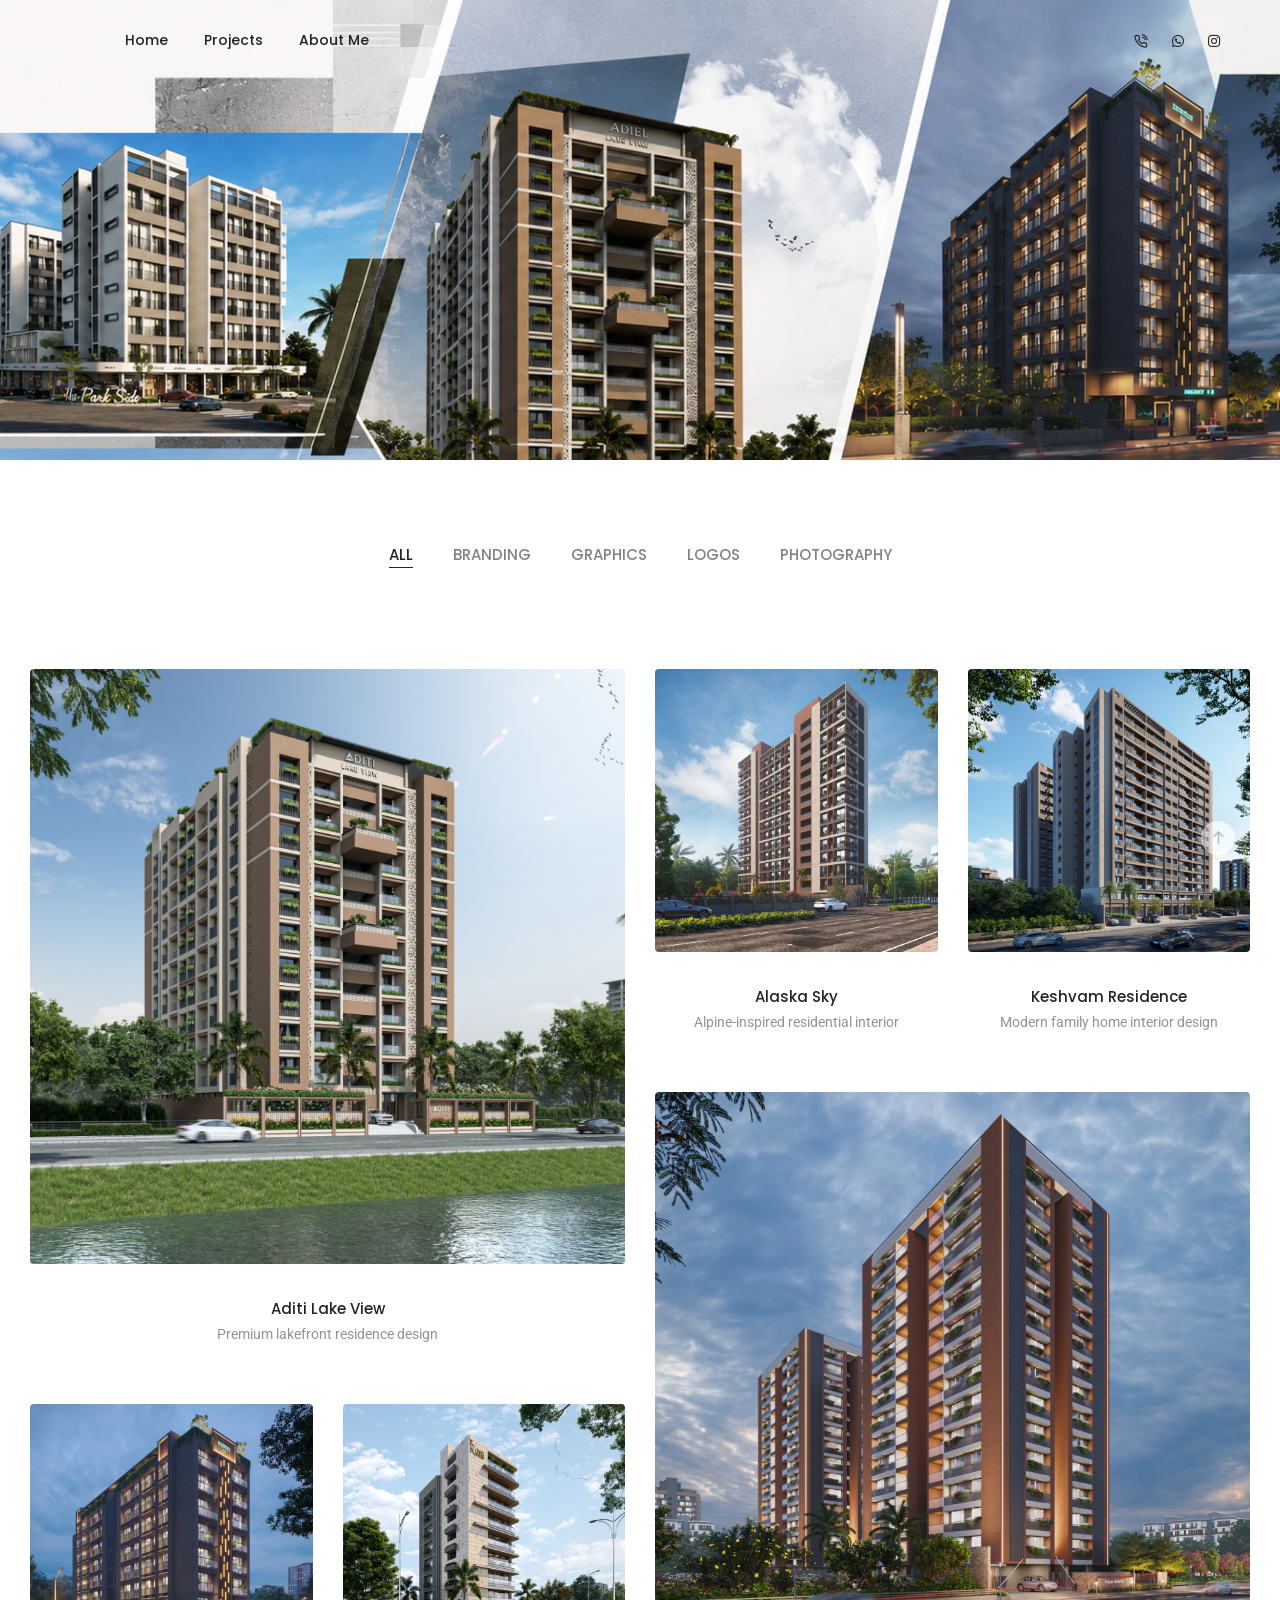
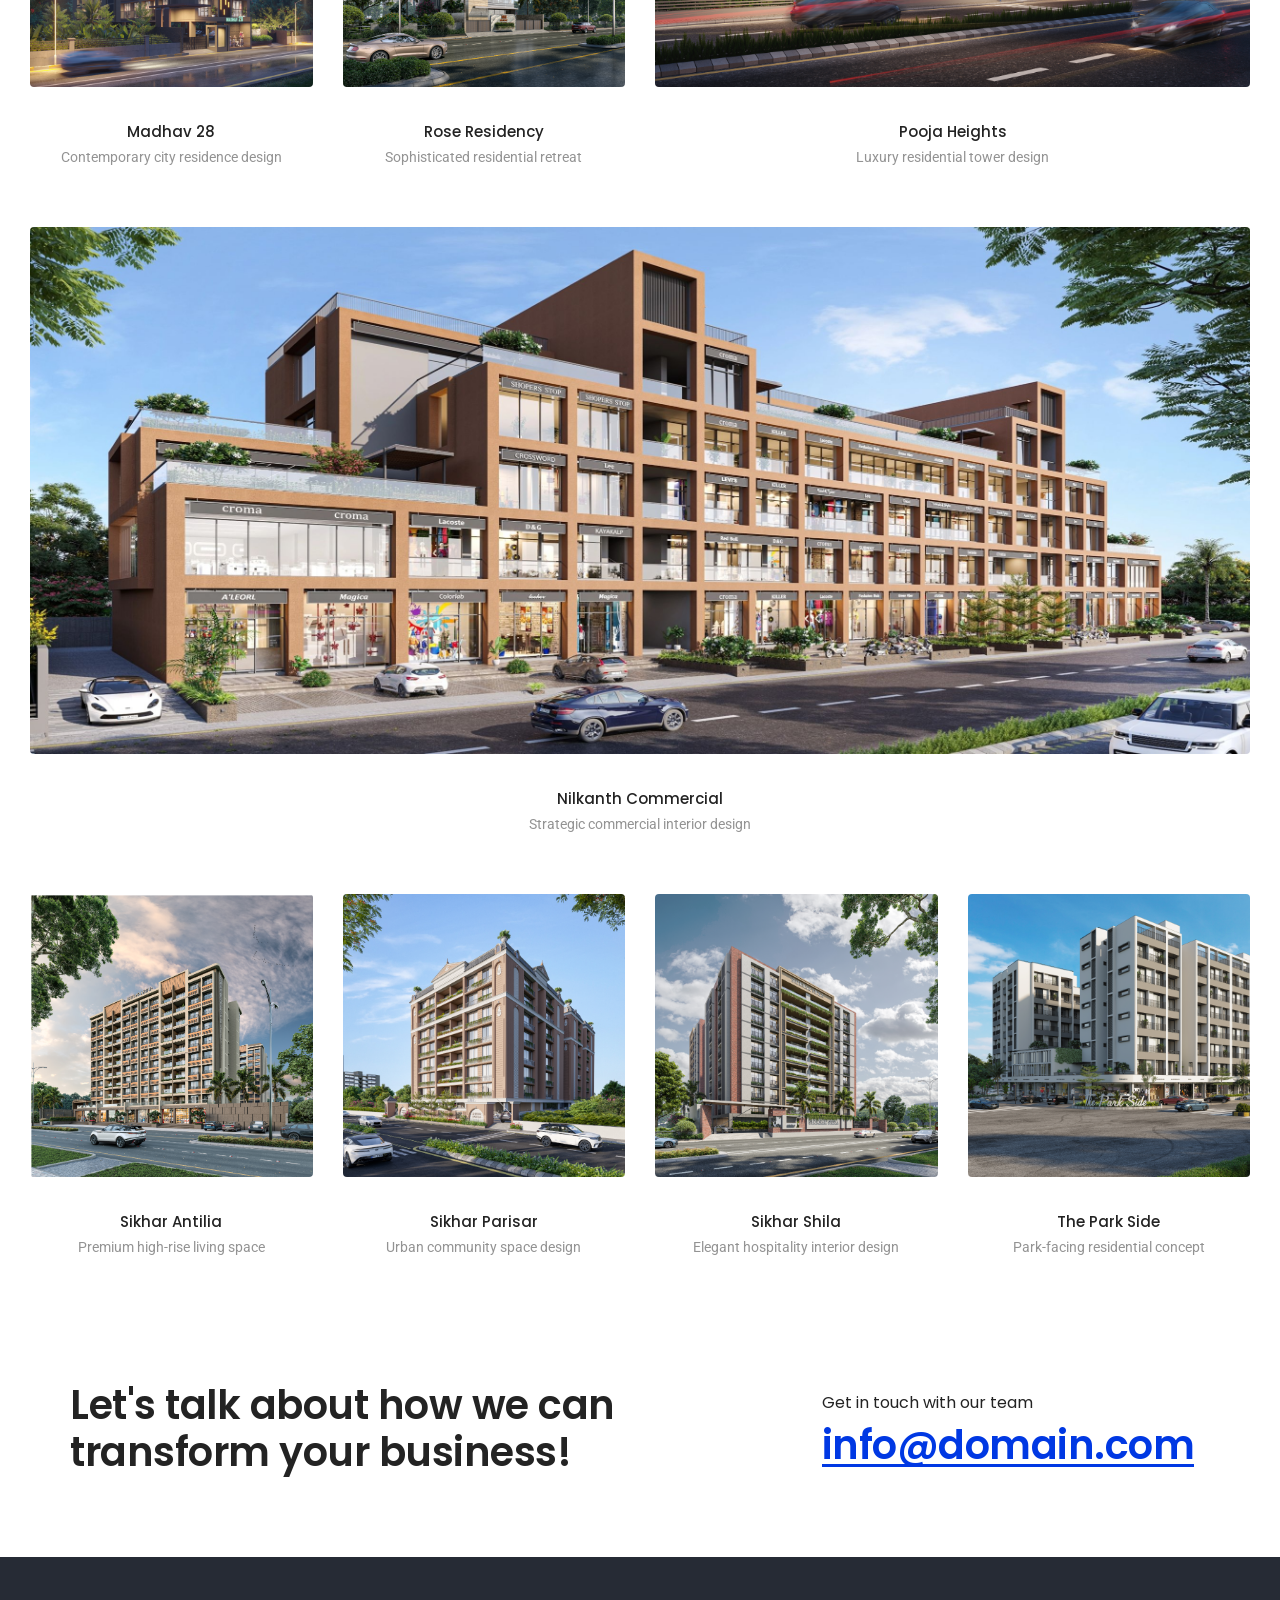
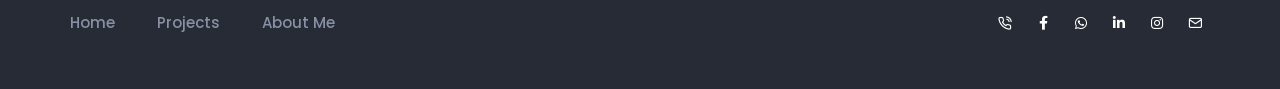
<file: portfolio-3.html>
<!doctype html>
<html class="no-js" lang="en">

<head>
    <title>Tarang - Architecture Projects</title>
    <meta charset="utf-8">
    <meta http-equiv="X-UA-Compatible" content="IE=edge" />
    <meta name="author" content="Tarang">
    <meta name="description"
        content="Browse Tarang's architecture and interior design projects, featuring portfolio highlights and creative work." />
    <meta name="viewport" content="width=device-width,initial-scale=1.0,maximum-scale=1" />
    <!-- favicon icon -->
    <link rel="shortcut icon" href="images/favicon.png">
    <link rel="apple-touch-icon" href="images/apple-touch-icon-57x57.png">
    <link rel="apple-touch-icon" sizes="72x72" href="images/apple-touch-icon-72x72.png">
    <link rel="apple-touch-icon" sizes="114x114" href="images/apple-touch-icon-114x114.png">
    <!-- style sheets and font icons -->
    <link rel="stylesheet" type="text/css" href="css/font-icons.min.css">
    <link rel="stylesheet" type="text/css" href="css/theme-vendors.min.css">
    <link rel="stylesheet" type="text/css" href="css/style.css" />
    <link rel="stylesheet" type="text/css" href="css/responsive.css" />

</head>

<body data-mobile-nav-style="classic">
    <!-- start header -->
    <header>
        <nav
            class="navbar navbar-expand-lg navbar-light bg-transparent header-light fixed-top navbar-boxed header-reverse-scroll">
            <div class="container-fluid nav-header-container">
                <div class="col-auto md-position-initial md-no-padding ms-5">
                    <button class="navbar-toggler float-end" type="button" data-bs-toggle="collapse"
                        data-bs-target="#navbarNav" aria-controls="navbarNav" aria-label="Toggle navigation">
                        <span class="navbar-toggler-line"></span>
                        <span class="navbar-toggler-line"></span>
                        <span class="navbar-toggler-line"></span>
                        <span class="navbar-toggler-line"></span>
                    </button>
                    <div class="collapse navbar-collapse justify-content-end" id="navbarNav">
                        <ul class="navbar-nav alt-font ms-auto">
                            <li class="nav-item">
                                <a href="index.html" class="nav-link">Home</a>
                            </li>
                            <li class="nav-item">
                                <a href="portfolio.html" class="nav-link">Projects</a>
                            </li>
                            <li class="nav-item">
                                <a href="tarang-architect.html" class="nav-link">About Me</a>
                            </li>
                        </ul>
                    </div>
                </div>
                <div class="col-auto text-end hidden-xs px-lg-0">
                    <div class="header-social-icon d-inline-block">
                        <a href="tel:+91 98253 94300" target="_blank"><i
                                class="feather icon-feather-phone-call"></i></a>
                        <a href="https://wa.me/919825394300?text=Hello%20Tarang" target="_blank"><i
                                class="fab fa-whatsapp"></i></a>
                        <a href="https://www.instagram.com/ar_tarang_gohil?igsh=ejNuaThrNG15cW0y" target="_blank"><i
                                class="fab fa-instagram"></i></a>
                    </div>
                </div>
            </div>
        </nav>
    </header>
    <!-- end header -->
    <div class="main-content">
        <!-- start page title -->
        <section class="parallax half-section" data-parallax-background-ratio="0.5"
            style="background-image:url('images/portfolio-hero.png');">
            <div class="container">
                <div class="row align-items-stretch justify-content-center extra-small-screen">
                    <div
                        class="col-12 position-relative page-title-large text-center d-flex align-items-center justify-content-center flex-column">
                    </div>
                </div>
            </div>
        </section>
        <!-- end page title -->
        <!-- start section -->
        <section class="half-section wow animate__fadeIn" id="down-section">
            <div class="container">
                <div class="row">
                    <div class="col-12 text-center">
                        <!-- start filter navigation -->
                        <ul
                            class="portfolio-filter grid-filter nav nav-tabs justify-content-center border-0 text-uppercase font-weight-500 alt-font padding-6-rem-bottom md-padding-4-half-rem-bottom sm-padding-2-rem-bottom">
                            <li class="nav active"><a data-filter="*" href="#">All</a></li>
                            <li class="nav"><a data-filter=".branding" href="#">Branding</a></li>
                            <li class="nav"><a data-filter=".graphics" href="#">Graphics</a></li>
                            <li class="nav"><a data-filter=".logos" href="#">Logos</a></li>
                            <li class="nav"><a data-filter=".photography" href="#">Photography</a></li>
                        </ul>
                        <!-- end filter navigation -->
                    </div>
                </div>
            </div>
            <div class="container-fluid">
                <div class="row">
                    <div class="col-12 filter-content">
                        <ul
                            class="portfolio-switch-image portfolio-wrapper grid grid-loading grid-4col xl-grid-4col md-grid-2col sm-grid-2col xs-grid-1col gutter-extra-large text-center">
                            <li class="grid-sizer"></li>
                            <!-- start portfolio item -->
                            <li class="grid-item grid-item-double wow animate__fadeIn">
                                <a href="aditi-lake-view.html">
                                    <div class="portfolio-box">
                                        <div class="portfolio-image border-radius-4px">
                                            <img src="images/portfolio-images/aditi_lake_view.webp" alt="" />
                                            <!-- <img class="portfolio-switch-image" src="https://placehold.co/1000x815"
                                                alt="" /> -->
                                        </div>
                                        <div
                                            class="portfolio-caption padding-30px-tb lg-padding-20px-tb xs-padding-15px-tb">
                                            <span class="alt-font text-extra-dark-gray font-weight-500">Aditi Lake
                                                View</span>
                                            <span class="text-medium d-block text-medium-gray">Premium lakefront
                                                residence design</span>
                                        </div>
                                    </div>
                                </a>
                            </li>
                            <!-- end portfolio item -->
                            <!-- start portfolio item -->
                            <li class="grid-item photography wow animate__fadeIn">
                                <a href="#">
                                    <div class="portfolio-box">
                                        <div class="portfolio-image border-radius-4px">
                                            <img src="images/portfolio-images/alaska_sky.webp" alt="" />
                                            <!-- <img class="portfolio-switch-image" src="https://placehold.co/800x800"
                                                alt="" /> -->
                                        </div>
                                        <div
                                            class="portfolio-caption padding-30px-tb lg-padding-20px-tb xs-padding-15px-tb">
                                            <span class="alt-font text-extra-dark-gray font-weight-500">Alaska
                                                Sky</span>
                                            <span class="text-medium d-block text-medium-gray">Alpine-inspired
                                                residential interior</span>
                                        </div>
                                    </div>
                                </a>
                            </li>
                            <!-- end portfolio item -->
                            <!-- start portfolio item -->
                            <li class="grid-item logos web photography wow animate__fadeIn">
                                <a href="#">
                                    <div class="portfolio-box">
                                        <div class="portfolio-image border-radius-4px">
                                            <img src="images/portfolio-images/keshvam-2.webp" alt="" />
                                            <!-- <img class="portfolio-switch-image" src="https://placehold.co/800x800"
                                                alt="" /> -->
                                        </div>
                                        <div
                                            class="portfolio-caption padding-30px-tb lg-padding-20px-tb xs-padding-15px-tb">
                                            <span class="alt-font text-extra-dark-gray font-weight-500">Keshvam
                                                Residence</span>
                                            <span class="text-medium d-block text-medium-gray">Modern family home
                                                interior design</span>
                                        </div>
                                    </div>
                                </a>
                            </li>
                            <!-- end portfolio item -->
                            <!-- start portfolio item -->
                            <li class="grid-item grid-item-double branding photography web wow animate__fadeIn">
                                <a href="#">
                                    <div class="portfolio-box">
                                        <div class="portfolio-image border-radius-4px">
                                            <img src="images/portfolio-images/pooja_heights.webp" alt="" />
                                            <!-- <img class="portfolio-switch-image" src="https://placehold.co/1000x815"
                                                alt="" /> -->
                                        </div>
                                        <div
                                            class="portfolio-caption padding-30px-tb lg-padding-20px-tb xs-padding-15px-tb">
                                            <span class="alt-font text-extra-dark-gray font-weight-500">Pooja
                                                Heights</span>
                                            <span class="text-medium d-block text-medium-gray">Luxury residential tower
                                                design</span>
                                        </div>
                                    </div>
                                </a>
                            </li>
                            <!-- end portfolio item -->
                            <!-- start portfolio item -->
                            <li class="grid-item photography logos wow animate__fadeIn">
                                <a href="#">
                                    <div class="portfolio-box">
                                        <div class="portfolio-image border-radius-4px">
                                            <img src="images/portfolio-images/madhav-28.webp" alt="" />
                                            <!-- <img class="portfolio-switch-image" src="https://placehold.co/800x800"
                                                alt="" /> -->
                                        </div>
                                        <div
                                            class="portfolio-caption padding-30px-tb lg-padding-20px-tb xs-padding-15px-tb">
                                            <span class="alt-font text-extra-dark-gray font-weight-500">Madhav 28</span>
                                            <span class="text-medium d-block text-medium-gray">Contemporary city
                                                residence design</span>
                                        </div>
                                    </div>
                                </a>
                            </li>
                            <!-- end portfolio item -->
                            <!-- start portfolio item -->
                            <li class="grid-item logos branding wow animate__fadeIn">
                                <a href="#">
                                    <div class="portfolio-box">
                                        <div class="portfolio-image border-radius-4px">
                                            <img src="images/portfolio-images/rose-residency.webp" alt="" />
                                            <!-- <img class="portfolio-switch-image" src="https://placehold.co/800x800"
                                                alt="" /> -->
                                        </div>
                                        <div
                                            class="portfolio-caption padding-30px-tb lg-padding-20px-tb xs-padding-15px-tb">
                                            <span class="alt-font text-extra-dark-gray font-weight-500">Rose
                                                Residency</span>
                                            <span class="text-medium d-block text-medium-gray">Sophisticated residential
                                                retreat</span>
                                        </div>
                                    </div>
                                </a>
                            </li>
                            <!-- end portfolio item -->
                            <!-- start portfolio item -->
                            <li class="grid-item grid-item-double full-width wow animate__fadeIn">
                                <a href="#">
                                    <div class="portfolio-box">
                                        <div class="portfolio-image border-radius-4px">
                                            <img src="images/portfolio-images/nilkanth_commercial.jpg" alt="" />
                                            <!-- <img class="portfolio-switch-image" src="https://placehold.co/1000x450"
                                                alt="" /> -->
                                        </div>
                                        <div
                                            class="portfolio-caption padding-30px-tb lg-padding-20px-tb xs-padding-15px-tb">
                                            <span class="alt-font text-extra-dark-gray font-weight-500">Nilkanth
                                                Commercial</span>
                                            <span class="text-medium d-block text-medium-gray">Strategic commercial
                                                interior design</span>
                                        </div>
                                    </div>
                                </a>
                            </li>
                            <!-- end portfolio item -->
                            <!-- start portfolio item -->
                            <li class="grid-item photography wow animate__fadeIn">
                                <a href="#">
                                    <div class="portfolio-box">
                                        <div class="portfolio-image border-radius-4px">
                                            <img src="images/portfolio-images/sikhar_antilia.webp" alt="" />
                                            <!-- <img class="portfolio-switch-image" src="https://placehold.co/800x800"
                                                alt="" /> -->
                                        </div>
                                        <div
                                            class="portfolio-caption padding-30px-tb lg-padding-20px-tb xs-padding-15px-tb">
                                            <span class="alt-font text-extra-dark-gray font-weight-500">Sikhar
                                                Antilia</span>
                                            <span class="text-medium d-block text-medium-gray">Premium high-rise living
                                                space</span>
                                        </div>
                                    </div>
                                </a>
                            </li>
                            <!-- end portfolio item -->
                            <!-- start portfolio item -->
                            <li class="grid-item logos web photography wow animate__fadeIn">
                                <a href="#">
                                    <div class="portfolio-box">
                                        <div class="portfolio-image border-radius-4px">
                                            <img src="images/portfolio-images/sikhar_parisar.webp" alt="" />
                                            <!-- <img class="portfolio-switch-image" src="https://placehold.co/800x800"
                                                alt="" /> -->
                                        </div>
                                        <div
                                            class="portfolio-caption padding-30px-tb lg-padding-20px-tb xs-padding-15px-tb">
                                            <span class="alt-font text-extra-dark-gray font-weight-500">Sikhar
                                                Parisar</span>
                                            <span class="text-medium d-block text-medium-gray">Urban community space
                                                design</span>
                                        </div>
                                    </div>
                                </a>
                            </li>
                            <!-- end portfolio item -->
                            <!-- start portfolio item -->
                            <li class="grid-item photography logos wow animate__fadeIn">
                                <a href="#">
                                    <div class="portfolio-box">
                                        <div class="portfolio-image border-radius-4px">
                                            <img src="images/portfolio-images/sikhar_shila.webp" alt="" />
                                            <!-- <img class="portfolio-switch-image" src="https://placehold.co/800x800"
                                                alt="" /> -->
                                        </div>
                                        <div
                                            class="portfolio-caption padding-30px-tb lg-padding-20px-tb xs-padding-15px-tb">
                                            <span class="alt-font text-extra-dark-gray font-weight-500">Sikhar
                                                Shila</span>
                                            <span class="text-medium d-block text-medium-gray">Elegant hospitality
                                                interior design</span>
                                        </div>
                                    </div>
                                </a>
                            </li>
                            <!-- end portfolio item -->
                            <!-- start portfolio item -->
                            <li class="grid-item logos branding wow animate__fadeIn">
                                <a href="#">
                                    <div class="portfolio-box">
                                        <div class="portfolio-image border-radius-4px">
                                            <img src="images/portfolio-images/the_park_side.webp" alt="" />
                                            <!-- <img class="portfolio-switch-image" src="https://placehold.co/800x800"
                                                alt="" /> -->
                                        </div>
                                        <div
                                            class="portfolio-caption padding-30px-tb lg-padding-20px-tb xs-padding-15px-tb">
                                            <span class="alt-font text-extra-dark-gray font-weight-500">The Park
                                                Side</span>
                                            <span class="text-medium d-block text-medium-gray">Park-facing residential
                                                concept</span>
                                        </div>
                                    </div>
                                </a>
                            </li>
                            <!-- end portfolio item -->
                        </ul>
                    </div>
                </div>
            </div>
        </section>
        <!-- end section -->
        <!-- start section -->
        <section class="half-section pt-0 wow animate__fadeIn">
            <div class="container">
                <div class="row align-items-center justify-content-center">
                    <div class="col-12 col-lg-7 col-sm-10 text-center text-lg-start md-margin-3-rem-top md-margin-3-rem-bottom wow animate__fadeIn"
                        data-wow-delay="0.1s">
                        <h4 class="alt-font font-weight-600 text-extra-dark-gray mb-0">Let's talk about how we can
                            transform your business!</h4>
                    </div>
                    <div class="col-12 col-lg-5 padding-6-rem-left lg-padding-15px-left md-margin-3-rem-bottom text-center text-lg-start wow animate__fadeIn"
                        data-wow-delay="0.3s">
                        <span class="alt-font text-extra-dark-gray text-extra-medium d-block margin-5px-bottom">Get in
                            touch with our team</span>
                        <h4 class="alt-font font-weight-600 mb-0"><a href="mailto:info@domain.com"
                                class="text-fast-blue text-decoration-line-bottom-thick text-greenish-gray-hover">info@domain.com</a>
                        </h4>
                    </div>
                </div>
            </div>
        </section>
        <!-- end section -->
    </div>
    <!-- start footer -->
    <footer class="footer-dark bg-slate-blue">
        <div class="footer-top padding-four-tb lg-padding-eight-tb md-padding-50px-tb">
            <div class="container">
                <div class="row align-items-center">
                    <!-- start footer links -->
                    <div class="col-12 col-lg-6">
                        <div
                            class="d-flex gap-5 align-items-center flex-wrap justify-content-center justify-content-lg-start">
                            <span class="alt-font font-weight-500 text-white"><a href="index.html">Home</a></span>
                            <span class="alt-font font-weight-500 text-white"><a
                                    href="portfolio.html">Projects</a></span>
                            <span class="alt-font font-weight-500 text-white"><a href="contact-us.html">About
                                    Me</a></span>
                        </div>
                    </div>
                    <!-- end footer links -->
                    <!-- start footer icons -->
                    <div class="col-12 col-lg-6 text-center text-lg-end xs-margin-30px-top">
                        <div class="elements-social social-icon-style-02">
                            <ul class="extra-small-icon light">
                                <li><a class="twitter" href="tel:+91 98253 94300" target="_blank"><i
                                            class="feather icon-feather-phone-call"></i></a></li>
                                <li><a class="facebook" href="https://www.facebook.com/tarang.gohil.925"
                                        target="_blank"><i class="fab fa-facebook-f"></i></a></li>
                                <li><a class="whatsapp" href="https://wa.me/919825394300?text=Hello%20Tarang"
                                        target="_blank"><i class="fab fa-whatsapp"></i></a></li>
                                <li><a class="linkedin" href="http://www.linkedin.com" target="_blank"><i
                                            class="fab fa-linkedin-in"></i></a></li>
                                <li><a class="instagram"
                                        href="https://www.instagram.com/ar_tarang_gohil?igsh=ejNuaThrNG15cW0y"
                                        target="_blank"><i class="fab fa-instagram"></i></a></li>
                                <li><a class="mailru" href="mailto:tarang.gohil@example.com" target="_blank"><i
                                            class="feather icon-feather-mail"></i></a></li>
                            </ul>
                        </div>
                    </div>
                    <!-- end footer icons -->
                </div>
            </div>
        </div>
    </footer>
    <!-- end footer -->
    <!-- start scroll to top -->
    <a class="scroll-top-arrow" href="javascript:void(0);"><i class="feather icon-feather-arrow-up"></i></a>
    <!-- end scroll to top -->
    <!-- javascript -->
    <script type="text/javascript" src="js/jquery.min.js"></script>
    <script type="text/javascript" src="js/theme-vendors.min.js"></script>
    <script type="text/javascript" src="js/main.js"></script>

</body>

</html>
</file>
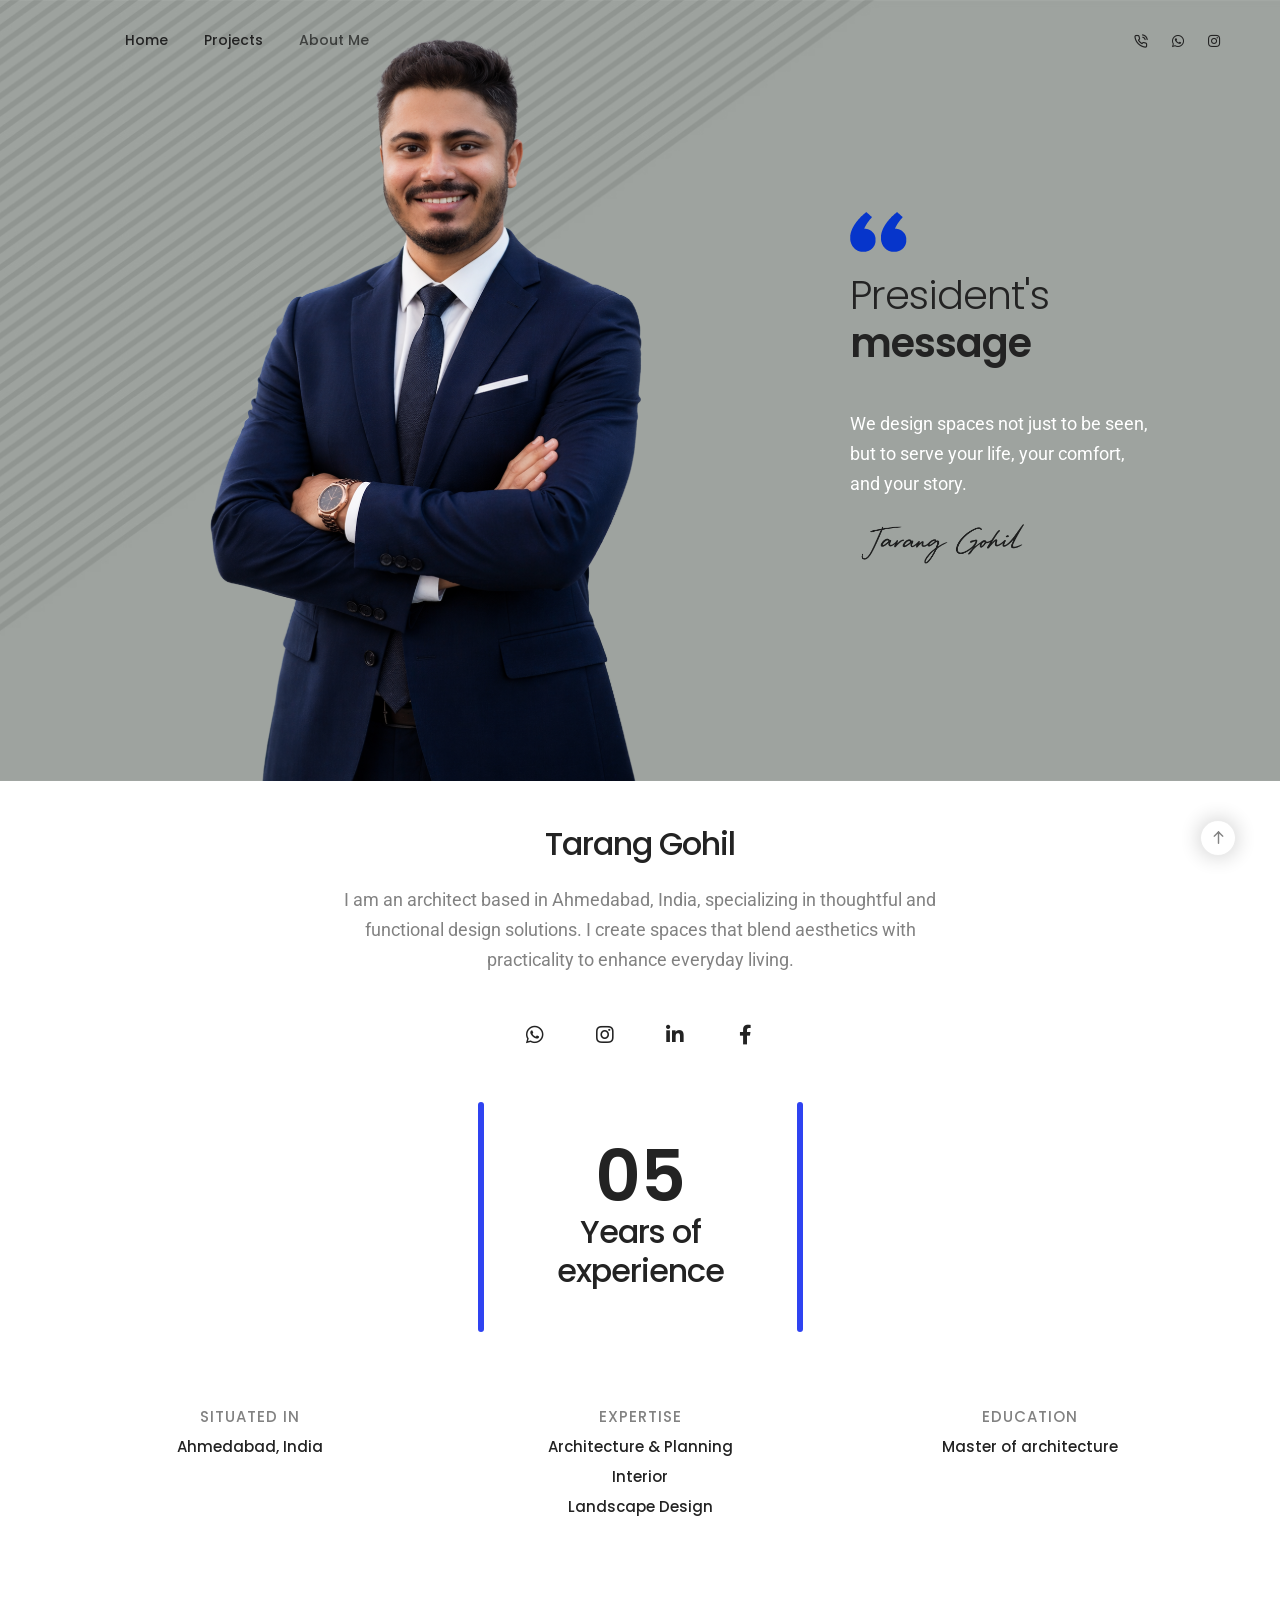
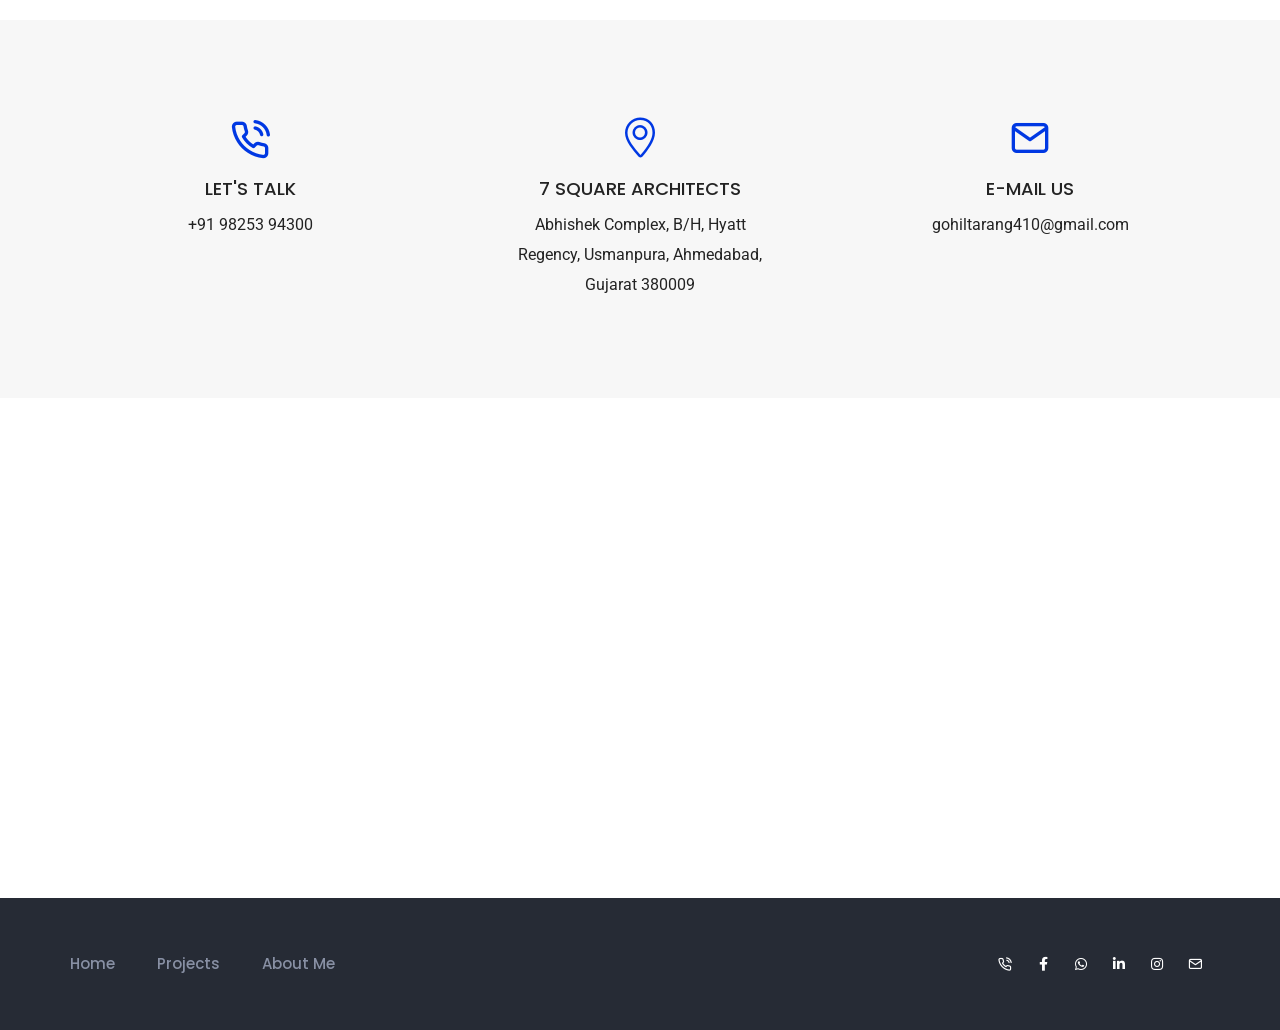
<file: tarang-architect.html>
<!doctype html>
<html class="no-js" lang="en">

<head>
    <title>Tarang - Architect</title>
    <meta charset="utf-8">
    <meta http-equiv="X-UA-Compatible" content="IE=edge" />
    <meta name="author" content="Tarang Gohil">
    <meta name="description"
        content="Tarang is an Ahmedabad-based architect creating thoughtful, functional residential and commercial spaces." />
    <meta name="viewport" content="width=device-width,initial-scale=1.0,maximum-scale=1" />
    <meta property="og:title" content="Tarang - Architect" />
    <meta property="og:description"
        content="We design spaces not just to be seen, but to serve your life, your comfort, and your story." />
    <meta property="og:image" content="https://tarangarchitect.vercel.app/images/tarang-architect-2.png" />
    <meta property="og:url" content="https://tarangarchitect.vercel.app/tarang-architect.html" />
    <meta property="og:type" content="website" />
    <meta property="og:image:width" content="1200" />
    <meta property="og:image:height" content="630" />
    <!-- favicon icon -->
    <link rel="shortcut icon" href="images/favicon.png">
    <link rel="apple-touch-icon" href="images/apple-touch-icon-57x57.png">
    <link rel="apple-touch-icon" sizes="72x72" href="images/apple-touch-icon-72x72.png">
    <link rel="apple-touch-icon" sizes="114x114" href="images/apple-touch-icon-114x114.png">
    <!-- style sheets and font icons -->
    <link rel="stylesheet" type="text/css" href="css/font-icons.min.css">
    <link rel="stylesheet" type="text/css" href="css/brands.min.css">
    <link rel="stylesheet" type="text/css" href="css/theme-vendors.min.css">
    <link rel="stylesheet" type="text/css" href="css/style.css">
    <link rel="stylesheet" type="text/css" href="css/responsive.css">
    <style>
        .experience-counter-frame {
            position: relative;
            display: inline-flex;
            flex-direction: column;
            align-items: center;
            justify-content: center;
            min-height: 230px;
            padding: 1rem 3.75rem;
            text-align: center;
        }

        .experience-counter-frame::before,
        .experience-counter-frame::after {
            content: "";
            position: absolute;
            top: 0;
            bottom: 0;
            width: 6px;
            background-color: #2f43f1;
            border-radius: 4px;
        }

        .experience-counter-frame::before {
            left: 0;
        }

        .experience-counter-frame::after {
            right: 0;
        }

        .experience-counter-number {
            line-height: 0.9;
            margin-bottom: 0.35rem;
        }

        .experience-counter-label {
            max-width: 220px;
            max-height: 76px;
            overflow: hidden;
            line-height: 1.2;
            margin-bottom: 0;
        }

        @media (max-width: 767px) {
            .experience-counter-frame {
                min-height: 200px;
                padding: 0.75rem 3rem;
            }

            .experience-counter-label {
                max-height: 68px;
                font-size: 1.7rem;
            }
        }
    </style>
</head>

<body data-mobile-nav-style="classic">
    <!-- start header -->
    <header>
        <nav
            class="navbar navbar-expand-lg navbar-light bg-transparent header-light fixed-top navbar-boxed header-reverse-scroll">
            <div class="container-fluid nav-header-container">
                <div class="col-auto md-position-initial md-no-padding ms-5">
                    <button class="navbar-toggler float-end" type="button" data-bs-toggle="collapse"
                        data-bs-target="#navbarNav" aria-controls="navbarNav" aria-label="Toggle navigation">
                        <span class="navbar-toggler-line"></span>
                        <span class="navbar-toggler-line"></span>
                        <span class="navbar-toggler-line"></span>
                        <span class="navbar-toggler-line"></span>
                    </button>
                    <div class="collapse navbar-collapse justify-content-end" id="navbarNav">
                        <ul class="navbar-nav alt-font ms-auto">
                            <li class="nav-item">
                                <a href="index.html" class="nav-link">Home</a>
                            </li>
                            <li class="nav-item">
                                <a href="portfolio.html" class="nav-link">Projects</a>
                            </li>
                            <li class="nav-item">
                                <a href="tarang-architect.html" class="nav-link">About Me</a>
                            </li>
                        </ul>
                    </div>
                </div>
                <div class="col-auto text-end hidden-xs px-lg-0">
                    <div class="header-social-icon d-inline-block">
                        <a href="tel:+91 98253 94300" target="_blank"><i
                                class="feather icon-feather-phone-call"></i></a>
                        <a href="https://wa.me/919825394300?text=Hello%20Tarang" target="_blank"><i
                                class="fab fa-whatsapp"></i></a>
                        <a href="https://www.instagram.com/ar_tarang_gohil?igsh=ejNuaThrNG15cW0y" target="_blank"><i
                                class="fab fa-instagram"></i></a>
                    </div>
                </div>
            </div>
        </nav>
    </header>
    <!-- end header -->
    <div class="main-content">
        <!-- start section -->
        <section class="cover-background p-0 pt-lg-0" style="background: url(images/tarang-architect-bg.jpg)">
            <div class="container">
                <div class="row align-items-center justify-content-center">
                    <div class="col-12 col-xl-4 offset-xl-1 col-lg-5 col-md-8 order-lg-2 text-center text-lg-start d-none d-lg-block wow animate__fadeIn"
                        data-wow-delay="0.4s">
                        <img src="images/home-marketing-agency-img-02.png" class="margin-20px-bottom" alt="">
                        <h4
                            class="alt-font font-weight-300 text-extra-dark-gray letter-spacing-minus-1px w-85 margin-3-rem-bottom md-w-100">
                            President's <span class="font-weight-600">message</span></h4>
                        <span class="text-large text-white d-block w-85 margin-20px-bottom line-height-30px md-w-100">We
                            design spaces not just to be seen, but to serve your life, your comfort, and your
                            story.</span>
                        <img src="images/tarang-gohil-signature.png" class="align-self-start h-50px sm-no-margin-top"
                            alt="">
                    </div>
                    <div class="col-10 col-lg-7 text-end order-lg-1">
                        <div class="position-relative">
                            <img src="images/tarang-architect.png" class=" wow animate__fadeIn" alt="" />
                        </div>
                    </div>
                </div>
            </div>
        </section>
        <!-- end section -->
        <!-- start section -->
        <section class="pt-5 padding-7-rem-bottom wow animate__fadeIn">
            <div class="container">
                <div class="row justify-content-center z-index-0 position-relative text-center">
                    <div class="col-12 col-lg-8 col-md-10 last-paragraph-no-margin md-margin-30px-bottom xs-margin-30px-top wow animate__fadeIn"
                        data-wow-delay="0.2s">
                        <h5
                            class="alt-font font-weight-500 text-extra-dark-gray letter-spacing-minus-1px d-block margin-20px-bottom">
                            Tarang Gohil</h5>
                        <p class="text-large line-height-30px w-85 lg-w-90 md-w-100 mx-auto">I am an architect based
                            in
                            Ahmedabad, India,
                            specializing
                            in thoughtful and functional design solutions. I create spaces that blend aesthetics
                            with
                            practicality to enhance everyday living.
                        </p>
                    </div>
                    <div class="col-12 margin-2-half-rem-top wow animate__fadeIn" data-wow-delay="0.3s">
                        <div class="text-center elements-social social-icon-style-09">
                            <ul class="medium-icon justify-content-center">
                                <li><a class="whatsapp" href="https://www.whatsapp.com/" target="_blank"><i
                                            class="fab fa-whatsapp"></i></a></li>
                                <li><a class="instagram" href="http://www.instagram.com" target="_blank"><i
                                            class="fab fa-instagram"></i></a></li>
                                <li><a class="linkedin" href="http://www.linkedin.com" target="_blank"><i
                                            class="fab fa-linkedin-in"></i></a></li>
                                <li><a class="facebook" href="https://www.facebook.com/" target="_blank"><i
                                            class="fab fa-facebook-f"></i></a></li>

                            </ul>
                        </div>
                    </div>
                    <div class="col-12 col-xl-8 col-lg-9 col-md-10 text-center margin-3-rem-top wow animate__fadeIn"
                        data-wow-delay="0.4s">
                        <div class="experience-counter-frame mx-auto">
                            <span
                                class="experience-counter-number alt-font title-large-2 text-extra-dark-gray font-weight-600 d-block">05</span>
                            <h5
                                class="experience-counter-label alt-font font-weight-500 text-extra-dark-gray letter-spacing-minus-1px">
                                Years of experience</h5>
                        </div>
                    </div>
                </div>
                <div
                    class="row row-cols-1 row-cols-md-3 row-cols-sm-2 justify-content-center margin-5-rem-top text-center">
                    <div class="col sm-margin-30px-bottom text-center d-flex flex-column justify-content-between h-100 wow animate__fadeIn"
                        data-wow-delay="0.4s">
                        <span class="alt-font font-weight-500 letter-spacing-1px d-block text-uppercase">Situated
                            in</span>
                        <span class="alt-font font-weight-500 text-extra-dark-gray d-block">Ahmedabad, India</span>
                    </div>
                    <div class="col sm-margin-30px-bottom text-center d-flex flex-column justify-content-between h-100 wow animate__fadeIn"
                        data-wow-delay="0.2s">
                        <span
                            class="alt-font font-weight-500 letter-spacing-1px d-block text-uppercase">Expertise</span>
                        <span class="alt-font font-weight-500 text-extra-dark-gray d-block">Architecture &
                            Planning <br>Interior <br> Landscape
                            Design</span>
                    </div>
                    <div class="col text-center d-flex flex-column justify-content-between h-100 wow animate__fadeIn"
                        data-wow-delay="0.8s">
                        <span
                            class="alt-font font-weight-500 letter-spacing-1px d-block text-uppercase">Education</span>
                        <span class="alt-font font-weight-500 text-extra-dark-gray d-block">Master of
                            architecture</span>
                    </div>
                </div>
            </div>
        </section>
        <!-- end section -->
        <!-- start section -->
        <section class="padding-7-rem-top padding-7-rem-bottom bg-light-gray">
            <div class="container">
                <div class="row row-cols-1 row-cols-lg-3 row-cols-sm-2">
                    <!-- start feature box item -->
                    <div class="col md-margin-50px-bottom sm-margin-30px-bottom wow animate__fadeIn"
                        data-wow-delay="0.2s">
                        <div class="feature-box text-center">
                            <div class="feature-box-icon margin-20px-bottom">
                                <i class="feather icon-feather-phone-call icon-medium align-middle text-fast-blue"></i>
                            </div>
                            <div class="feature-box-content last-paragraph-no-margin">
                                <span
                                    class="alt-font font-weight-500 margin-10px-bottom d-block text-extra-dark-gray text-large text-uppercase">Let's
                                    Talk</span>
                                <p><a href="tel:+91 98253 94300"
                                        class="text-fast-blue-hover text-extra-dark-gray text-extra-medium">+91 98253
                                        94300</a></p>
                            </div>
                        </div>
                    </div>
                    <!-- end feature box item -->
                    <!-- start feature box item -->
                    <div class="col md-margin-50px-bottom sm-margin-30px-bottom wow animate__fadeIn"
                        data-wow-delay="0.4s">
                        <div class="feature-box text-center">
                            <div class="feature-box-icon margin-20px-bottom">
                                <i class="icon-simple-line-pointer icon-medium align-middle text-fast-blue"></i>
                            </div>
                            <div class="feature-box-content last-paragraph-no-margin">
                                <span
                                    class="alt-font font-weight-500 margin-10px-bottom d-block text-extra-dark-gray text-large text-uppercase">7
                                    Square Architects</span>
                                <p class="d-inline-block w-70 lg-w-90 md-w-60 sm-w-80 xs-w-100"><a
                                        href="https://maps.app.goo.gl/NxuSvkU4jwY9fNeh7"
                                        class="text-fast-blue-hover text-extra-dark-gray text-extra-medium">Abhishek
                                        Complex, B/H,
                                        Hyatt Regency, Usmanpura, Ahmedabad, Gujarat 380009</a></p>
                            </div>
                        </div>
                    </div>
                    <!-- end feature box item -->
                    <!-- start feature box item -->
                    <div class="col xs-margin-30px-bottom wow animate__fadeIn" data-wow-delay="0.3s">
                        <div class="feature-box text-center">
                            <div class="feature-box-icon margin-20px-bottom">
                                <i class="feather icon-feather-mail icon-medium align-middle text-fast-blue"></i>
                            </div>
                            <div class="feature-box-content last-paragraph-no-margin">
                                <span
                                    class="alt-font font-weight-500 margin-10px-bottom d-block text-extra-dark-gray text-large text-uppercase">E-mail
                                    Us</span>
                                <p><a href="mailto:gohiltarang410@gmail.com"
                                        class="text-fast-blue-hover text-extra-dark-gray text-extra-medium">gohiltarang410@gmail.com</a>
                                </p>
                            </div>
                        </div>
                    </div>
                    <!-- end feature box item -->
                </div>
            </div>
        </section>
        <!-- end section -->
        <!-- start map section -->
        <section class="no-padding-tb wow animate__fadeIn">
            <div class="container-fluid">
                <div class="row">
                    <div class="col-md-12 px-0">
                        <div class="map-style-3 h-500px xs-h-300px">
                            <iframe class="w-100 h-100"
                                src="https://www.google.com/maps/embed?pb=!1m18!1m12!1m3!1d3671.459810686152!2d72.5678859751889!3d23.04359827915913!2m3!1f0!2f0!3f0!3m2!1i1024!2i768!4f13.1!3m3!1m2!1s0x395e850025e90099%3A0x9594c7df76e27bab!2s7%20Square%20Architects!5e0!3m2!1sen!2sin!4v1780851996984!5m2!1sen!2sin"
                                referrerpolicy="no-referrer-when-downgrade"></iframe>
                        </div>
                    </div>
                </div>
            </div>
        </section>
        <!-- end map section -->
    </div>
    <!-- start footer -->
    <footer class="footer-dark bg-slate-blue">
        <div class="footer-top padding-four-tb lg-padding-eight-tb md-padding-50px-tb">
            <div class="container">
                <div class="row align-items-center">
                    <!-- start footer links -->
                    <div class="col-12 col-lg-6">
                        <div
                            class="d-flex gap-5 align-items-center flex-wrap justify-content-center justify-content-lg-start">
                            <span class="alt-font font-weight-500 text-white"><a href="index.html">Home</a></span>
                            <span class="alt-font font-weight-500 text-white"><a
                                    href="portfolio.html">Projects</a></span>
                            <span class="alt-font font-weight-500 text-white"><a href="contact-us.html">About
                                    Me</a></span>
                        </div>
                    </div>
                    <!-- end footer links -->
                    <!-- start footer icons -->
                    <div class="col-12 col-lg-6 text-center text-lg-end xs-margin-30px-top">
                        <div class="elements-social social-icon-style-02">
                            <ul class="extra-small-icon light">
                                <li><a class="twitter" href="tel:+91 98253 94300" target="_blank"><i
                                            class="feather icon-feather-phone-call"></i></a></li>
                                <li><a class="facebook" href="https://www.facebook.com/tarang.gohil.925"
                                        target="_blank"><i class="fab fa-facebook-f"></i></a></li>
                                <li><a class="whatsapp" href="https://wa.me/919825394300?text=Hello%20Tarang"
                                        target="_blank"><i class="fab fa-whatsapp"></i></a></li>
                                <li><a class="linkedin" href="http://www.linkedin.com" target="_blank"><i
                                            class="fab fa-linkedin-in"></i></a></li>
                                <li><a class="instagram"
                                        href="https://www.instagram.com/ar_tarang_gohil?igsh=ejNuaThrNG15cW0y"
                                        target="_blank"><i class="fab fa-instagram"></i></a></li>
                                <li><a class="mailru" href="mailto:tarang.gohil@example.com" target="_blank"><i
                                            class="feather icon-feather-mail"></i></a></li>
                            </ul>
                        </div>
                    </div>
                    <!-- end footer icons -->
                </div>
            </div>
        </div>
    </footer>
    <!-- end footer -->
    <!-- start scroll to top -->
    <a class="scroll-top-arrow" href="javascript:void(0);"><i class="feather icon-feather-arrow-up"></i></a>
    <!-- end scroll to top -->
    <!-- javascript -->
    <script type="text/javascript" src="js/jquery.min.js"></script>
    <script type="text/javascript" src="js/theme-vendors.min.js"></script>
    <script type="text/javascript" src="js/main.js"></script>
</body>

</html>
</file>
<file: css/font-icons.min.css>
/*
Font awesome
Version: 5.15.4 
Plugin URI: https://fontawesome.com
License: License - https://fontawesome.com/license/free (Icons: CC BY 4.0, Fonts: SIL OFL 1.1, Code: MIT License)
*/
.fa,.fab,.fad,.fal,.far,.fas{-moz-osx-font-smoothing:grayscale;-webkit-font-smoothing:antialiased;display:inline-block;font-style:normal;font-variant:normal;text-rendering:auto;line-height:1}.fa-lg{font-size:1.33333em;line-height:.75em;vertical-align:-.0667em}.fa-xs{font-size:.75em}.fa-sm{font-size:.875em}.fa-1x{font-size:1em}.fa-2x{font-size:2em}.fa-3x{font-size:3em}.fa-4x{font-size:4em}.fa-5x{font-size:5em}.fa-6x{font-size:6em}.fa-7x{font-size:7em}.fa-8x{font-size:8em}.fa-9x{font-size:9em}.fa-10x{font-size:10em}.fa-fw{text-align:center;width:1.25em}.fa-ul{list-style-type:none;margin-left:2.5em;padding-left:0}.fa-ul>li{position:relative}.fa-li{left:-2em;position:absolute;text-align:center;width:2em;line-height:inherit}.fa-border{border:.08em solid #eee;border-radius:.1em;padding:.2em .25em .15em}.fa-pull-left{float:left}.fa-pull-right{float:right}.fa.fa-pull-left,.fab.fa-pull-left,.fal.fa-pull-left,.far.fa-pull-left,.fas.fa-pull-left{margin-right:.3em}.fa.fa-pull-right,.fab.fa-pull-right,.fal.fa-pull-right,.far.fa-pull-right,.fas.fa-pull-right{margin-left:.3em}.fa-spin{-webkit-animation:fa-spin 2s linear infinite;animation:fa-spin 2s linear infinite}.fa-pulse{-webkit-animation:fa-spin 1s steps(8) infinite;animation:fa-spin 1s steps(8) infinite}@-webkit-keyframes fa-spin{0%{-webkit-transform:rotate(0deg);transform:rotate(0deg)}to{-webkit-transform:rotate(1turn);transform:rotate(1turn)}}@keyframes fa-spin{0%{-webkit-transform:rotate(0deg);transform:rotate(0deg)}to{-webkit-transform:rotate(1turn);transform:rotate(1turn)}}.fa-rotate-90{-ms-filter:"progid:DXImageTransform.Microsoft.BasicImage(rotation=1)";-webkit-transform:rotate(90deg);transform:rotate(90deg)}.fa-rotate-180{-ms-filter:"progid:DXImageTransform.Microsoft.BasicImage(rotation=2)";-webkit-transform:rotate(180deg);transform:rotate(180deg)}.fa-rotate-270{-ms-filter:"progid:DXImageTransform.Microsoft.BasicImage(rotation=3)";-webkit-transform:rotate(270deg);transform:rotate(270deg)}.fa-flip-horizontal{-ms-filter:"progid:DXImageTransform.Microsoft.BasicImage(rotation=0, mirror=1)";-webkit-transform:scaleX(-1);transform:scaleX(-1)}.fa-flip-vertical{-webkit-transform:scaleY(-1);transform:scaleY(-1)}.fa-flip-both,.fa-flip-horizontal.fa-flip-vertical,.fa-flip-vertical{-ms-filter:"progid:DXImageTransform.Microsoft.BasicImage(rotation=2, mirror=1)"}.fa-flip-both,.fa-flip-horizontal.fa-flip-vertical{-webkit-transform:scale(-1);transform:scale(-1)}:root .fa-flip-both,:root .fa-flip-horizontal,:root .fa-flip-vertical,:root .fa-rotate-90,:root .fa-rotate-180,:root .fa-rotate-270{-webkit-filter:none;filter:none}.fa-stack{display:inline-block;height:2em;line-height:2em;position:relative;vertical-align:middle;width:2.5em}.fa-stack-1x,.fa-stack-2x{left:0;position:absolute;text-align:center;width:100%}.fa-stack-1x{line-height:inherit}.fa-stack-2x{font-size:2em}.fa-inverse{color:#fff}.fa-500px:before{content:"\f26e"}.fa-accessible-icon:before{content:"\f368"}.fa-accusoft:before{content:"\f369"}.fa-acquisitions-incorporated:before{content:"\f6af"}.fa-ad:before{content:"\f641"}.fa-address-book:before{content:"\f2b9"}.fa-address-card:before{content:"\f2bb"}.fa-adjust:before{content:"\f042"}.fa-adn:before{content:"\f170"}.fa-adversal:before{content:"\f36a"}.fa-affiliatetheme:before{content:"\f36b"}.fa-air-freshener:before{content:"\f5d0"}.fa-airbnb:before{content:"\f834"}.fa-algolia:before{content:"\f36c"}.fa-align-center:before{content:"\f037"}.fa-align-justify:before{content:"\f039"}.fa-align-left:before{content:"\f036"}.fa-align-right:before{content:"\f038"}.fa-alipay:before{content:"\f642"}.fa-allergies:before{content:"\f461"}.fa-amazon:before{content:"\f270"}.fa-amazon-pay:before{content:"\f42c"}.fa-ambulance:before{content:"\f0f9"}.fa-american-sign-language-interpreting:before{content:"\f2a3"}.fa-amilia:before{content:"\f36d"}.fa-anchor:before{content:"\f13d"}.fa-android:before{content:"\f17b"}.fa-angellist:before{content:"\f209"}.fa-angle-double-down:before{content:"\f103"}.fa-angle-double-left:before{content:"\f100"}.fa-angle-double-right:before{content:"\f101"}.fa-angle-double-up:before{content:"\f102"}.fa-angle-down:before{content:"\f107"}.fa-angle-left:before{content:"\f104"}.fa-angle-right:before{content:"\f105"}.fa-angle-up:before{content:"\f106"}.fa-angry:before{content:"\f556"}.fa-angrycreative:before{content:"\f36e"}.fa-angular:before{content:"\f420"}.fa-ankh:before{content:"\f644"}.fa-app-store:before{content:"\f36f"}.fa-app-store-ios:before{content:"\f370"}.fa-apper:before{content:"\f371"}.fa-apple:before{content:"\f179"}.fa-apple-alt:before{content:"\f5d1"}.fa-apple-pay:before{content:"\f415"}.fa-archive:before{content:"\f187"}.fa-archway:before{content:"\f557"}.fa-arrow-alt-circle-down:before{content:"\f358"}.fa-arrow-alt-circle-left:before{content:"\f359"}.fa-arrow-alt-circle-right:before{content:"\f35a"}.fa-arrow-alt-circle-up:before{content:"\f35b"}.fa-arrow-circle-down:before{content:"\f0ab"}.fa-arrow-circle-left:before{content:"\f0a8"}.fa-arrow-circle-right:before{content:"\f0a9"}.fa-arrow-circle-up:before{content:"\f0aa"}.fa-arrow-down:before{content:"\f063"}.fa-arrow-left:before{content:"\f060"}.fa-arrow-right:before{content:"\f061"}.fa-arrow-up:before{content:"\f062"}.fa-arrows-alt:before{content:"\f0b2"}.fa-arrows-alt-h:before{content:"\f337"}.fa-arrows-alt-v:before{content:"\f338"}.fa-artstation:before{content:"\f77a"}.fa-assistive-listening-systems:before{content:"\f2a2"}.fa-asterisk:before{content:"\f069"}.fa-asymmetrik:before{content:"\f372"}.fa-at:before{content:"\f1fa"}.fa-atlas:before{content:"\f558"}.fa-atlassian:before{content:"\f77b"}.fa-atom:before{content:"\f5d2"}.fa-audible:before{content:"\f373"}.fa-audio-description:before{content:"\f29e"}.fa-autoprefixer:before{content:"\f41c"}.fa-avianex:before{content:"\f374"}.fa-aviato:before{content:"\f421"}.fa-award:before{content:"\f559"}.fa-aws:before{content:"\f375"}.fa-baby:before{content:"\f77c"}.fa-baby-carriage:before{content:"\f77d"}.fa-backspace:before{content:"\f55a"}.fa-backward:before{content:"\f04a"}.fa-bacon:before{content:"\f7e5"}.fa-bacteria:before{content:"\e059"}.fa-bacterium:before{content:"\e05a"}.fa-bahai:before{content:"\f666"}.fa-balance-scale:before{content:"\f24e"}.fa-balance-scale-left:before{content:"\f515"}.fa-balance-scale-right:before{content:"\f516"}.fa-ban:before{content:"\f05e"}.fa-band-aid:before{content:"\f462"}.fa-bandcamp:before{content:"\f2d5"}.fa-barcode:before{content:"\f02a"}.fa-bars:before{content:"\f0c9"}.fa-baseball-ball:before{content:"\f433"}.fa-basketball-ball:before{content:"\f434"}.fa-bath:before{content:"\f2cd"}.fa-battery-empty:before{content:"\f244"}.fa-battery-full:before{content:"\f240"}.fa-battery-half:before{content:"\f242"}.fa-battery-quarter:before{content:"\f243"}.fa-battery-three-quarters:before{content:"\f241"}.fa-battle-net:before{content:"\f835"}.fa-bed:before{content:"\f236"}.fa-beer:before{content:"\f0fc"}.fa-behance:before{content:"\f1b4"}.fa-behance-square:before{content:"\f1b5"}.fa-bell:before{content:"\f0f3"}.fa-bell-slash:before{content:"\f1f6"}.fa-bezier-curve:before{content:"\f55b"}.fa-bible:before{content:"\f647"}.fa-bicycle:before{content:"\f206"}.fa-biking:before{content:"\f84a"}.fa-bimobject:before{content:"\f378"}.fa-binoculars:before{content:"\f1e5"}.fa-biohazard:before{content:"\f780"}.fa-birthday-cake:before{content:"\f1fd"}.fa-bitbucket:before{content:"\f171"}.fa-bitcoin:before{content:"\f379"}.fa-bity:before{content:"\f37a"}.fa-black-tie:before{content:"\f27e"}.fa-blackberry:before{content:"\f37b"}.fa-blender:before{content:"\f517"}.fa-blender-phone:before{content:"\f6b6"}.fa-blind:before{content:"\f29d"}.fa-blog:before{content:"\f781"}.fa-blogger:before{content:"\f37c"}.fa-blogger-b:before{content:"\f37d"}.fa-bluetooth:before{content:"\f293"}.fa-bluetooth-b:before{content:"\f294"}.fa-bold:before{content:"\f032"}.fa-bolt:before{content:"\f0e7"}.fa-bomb:before{content:"\f1e2"}.fa-bone:before{content:"\f5d7"}.fa-bong:before{content:"\f55c"}.fa-book:before{content:"\f02d"}.fa-book-dead:before{content:"\f6b7"}.fa-book-medical:before{content:"\f7e6"}.fa-book-open:before{content:"\f518"}.fa-book-reader:before{content:"\f5da"}.fa-bookmark:before{content:"\f02e"}.fa-bootstrap:before{content:"\f836"}.fa-border-all:before{content:"\f84c"}.fa-border-none:before{content:"\f850"}.fa-border-style:before{content:"\f853"}.fa-bowling-ball:before{content:"\f436"}.fa-box:before{content:"\f466"}.fa-box-open:before{content:"\f49e"}.fa-box-tissue:before{content:"\e05b"}.fa-boxes:before{content:"\f468"}.fa-braille:before{content:"\f2a1"}.fa-brain:before{content:"\f5dc"}.fa-bread-slice:before{content:"\f7ec"}.fa-briefcase:before{content:"\f0b1"}.fa-briefcase-medical:before{content:"\f469"}.fa-broadcast-tower:before{content:"\f519"}.fa-broom:before{content:"\f51a"}.fa-brush:before{content:"\f55d"}.fa-btc:before{content:"\f15a"}.fa-buffer:before{content:"\f837"}.fa-bug:before{content:"\f188"}.fa-building:before{content:"\f1ad"}.fa-bullhorn:before{content:"\f0a1"}.fa-bullseye:before{content:"\f140"}.fa-burn:before{content:"\f46a"}.fa-buromobelexperte:before{content:"\f37f"}.fa-bus:before{content:"\f207"}.fa-bus-alt:before{content:"\f55e"}.fa-business-time:before{content:"\f64a"}.fa-buy-n-large:before{content:"\f8a6"}.fa-buysellads:before{content:"\f20d"}.fa-calculator:before{content:"\f1ec"}.fa-calendar:before{content:"\f133"}.fa-calendar-alt:before{content:"\f073"}.fa-calendar-check:before{content:"\f274"}.fa-calendar-day:before{content:"\f783"}.fa-calendar-minus:before{content:"\f272"}.fa-calendar-plus:before{content:"\f271"}.fa-calendar-times:before{content:"\f273"}.fa-calendar-week:before{content:"\f784"}.fa-camera:before{content:"\f030"}.fa-camera-retro:before{content:"\f083"}.fa-campground:before{content:"\f6bb"}.fa-canadian-maple-leaf:before{content:"\f785"}.fa-candy-cane:before{content:"\f786"}.fa-cannabis:before{content:"\f55f"}.fa-capsules:before{content:"\f46b"}.fa-car:before{content:"\f1b9"}.fa-car-alt:before{content:"\f5de"}.fa-car-battery:before{content:"\f5df"}.fa-car-crash:before{content:"\f5e1"}.fa-car-side:before{content:"\f5e4"}.fa-caravan:before{content:"\f8ff"}.fa-caret-down:before{content:"\f0d7"}.fa-caret-left:before{content:"\f0d9"}.fa-caret-right:before{content:"\f0da"}.fa-caret-square-down:before{content:"\f150"}.fa-caret-square-left:before{content:"\f191"}.fa-caret-square-right:before{content:"\f152"}.fa-caret-square-up:before{content:"\f151"}.fa-caret-up:before{content:"\f0d8"}.fa-carrot:before{content:"\f787"}.fa-cart-arrow-down:before{content:"\f218"}.fa-cart-plus:before{content:"\f217"}.fa-cash-register:before{content:"\f788"}.fa-cat:before{content:"\f6be"}.fa-cc-amazon-pay:before{content:"\f42d"}.fa-cc-amex:before{content:"\f1f3"}.fa-cc-apple-pay:before{content:"\f416"}.fa-cc-diners-club:before{content:"\f24c"}.fa-cc-discover:before{content:"\f1f2"}.fa-cc-jcb:before{content:"\f24b"}.fa-cc-mastercard:before{content:"\f1f1"}.fa-cc-paypal:before{content:"\f1f4"}.fa-cc-stripe:before{content:"\f1f5"}.fa-cc-visa:before{content:"\f1f0"}.fa-centercode:before{content:"\f380"}.fa-centos:before{content:"\f789"}.fa-certificate:before{content:"\f0a3"}.fa-chair:before{content:"\f6c0"}.fa-chalkboard:before{content:"\f51b"}.fa-chalkboard-teacher:before{content:"\f51c"}.fa-charging-station:before{content:"\f5e7"}.fa-chart-area:before{content:"\f1fe"}.fa-chart-bar:before{content:"\f080"}.fa-chart-line:before{content:"\f201"}.fa-chart-pie:before{content:"\f200"}.fa-check:before{content:"\f00c"}.fa-check-circle:before{content:"\f058"}.fa-check-double:before{content:"\f560"}.fa-check-square:before{content:"\f14a"}.fa-cheese:before{content:"\f7ef"}.fa-chess:before{content:"\f439"}.fa-chess-bishop:before{content:"\f43a"}.fa-chess-board:before{content:"\f43c"}.fa-chess-king:before{content:"\f43f"}.fa-chess-knight:before{content:"\f441"}.fa-chess-pawn:before{content:"\f443"}.fa-chess-queen:before{content:"\f445"}.fa-chess-rook:before{content:"\f447"}.fa-chevron-circle-down:before{content:"\f13a"}.fa-chevron-circle-left:before{content:"\f137"}.fa-chevron-circle-right:before{content:"\f138"}.fa-chevron-circle-up:before{content:"\f139"}.fa-chevron-down:before{content:"\f078"}.fa-chevron-left:before{content:"\f053"}.fa-chevron-right:before{content:"\f054"}.fa-chevron-up:before{content:"\f077"}.fa-child:before{content:"\f1ae"}.fa-chrome:before{content:"\f268"}.fa-chromecast:before{content:"\f838"}.fa-church:before{content:"\f51d"}.fa-circle:before{content:"\f111"}.fa-circle-notch:before{content:"\f1ce"}.fa-city:before{content:"\f64f"}.fa-clinic-medical:before{content:"\f7f2"}.fa-clipboard:before{content:"\f328"}.fa-clipboard-check:before{content:"\f46c"}.fa-clipboard-list:before{content:"\f46d"}.fa-clock:before{content:"\f017"}.fa-clone:before{content:"\f24d"}.fa-closed-captioning:before{content:"\f20a"}.fa-cloud:before{content:"\f0c2"}.fa-cloud-download-alt:before{content:"\f381"}.fa-cloud-meatball:before{content:"\f73b"}.fa-cloud-moon:before{content:"\f6c3"}.fa-cloud-moon-rain:before{content:"\f73c"}.fa-cloud-rain:before{content:"\f73d"}.fa-cloud-showers-heavy:before{content:"\f740"}.fa-cloud-sun:before{content:"\f6c4"}.fa-cloud-sun-rain:before{content:"\f743"}.fa-cloud-upload-alt:before{content:"\f382"}.fa-cloudflare:before{content:"\e07d"}.fa-cloudscale:before{content:"\f383"}.fa-cloudsmith:before{content:"\f384"}.fa-cloudversify:before{content:"\f385"}.fa-cocktail:before{content:"\f561"}.fa-code:before{content:"\f121"}.fa-code-branch:before{content:"\f126"}.fa-codepen:before{content:"\f1cb"}.fa-codiepie:before{content:"\f284"}.fa-coffee:before{content:"\f0f4"}.fa-cog:before{content:"\f013"}.fa-cogs:before{content:"\f085"}.fa-coins:before{content:"\f51e"}.fa-columns:before{content:"\f0db"}.fa-comment:before{content:"\f075"}.fa-comment-alt:before{content:"\f27a"}.fa-comment-dollar:before{content:"\f651"}.fa-comment-dots:before{content:"\f4ad"}.fa-comment-medical:before{content:"\f7f5"}.fa-comment-slash:before{content:"\f4b3"}.fa-comments:before{content:"\f086"}.fa-comments-dollar:before{content:"\f653"}.fa-compact-disc:before{content:"\f51f"}.fa-compass:before{content:"\f14e"}.fa-compress:before{content:"\f066"}.fa-compress-alt:before{content:"\f422"}.fa-compress-arrows-alt:before{content:"\f78c"}.fa-concierge-bell:before{content:"\f562"}.fa-confluence:before{content:"\f78d"}.fa-connectdevelop:before{content:"\f20e"}.fa-contao:before{content:"\f26d"}.fa-cookie:before{content:"\f563"}.fa-cookie-bite:before{content:"\f564"}.fa-copy:before{content:"\f0c5"}.fa-copyright:before{content:"\f1f9"}.fa-cotton-bureau:before{content:"\f89e"}.fa-couch:before{content:"\f4b8"}.fa-cpanel:before{content:"\f388"}.fa-creative-commons:before{content:"\f25e"}.fa-creative-commons-by:before{content:"\f4e7"}.fa-creative-commons-nc:before{content:"\f4e8"}.fa-creative-commons-nc-eu:before{content:"\f4e9"}.fa-creative-commons-nc-jp:before{content:"\f4ea"}.fa-creative-commons-nd:before{content:"\f4eb"}.fa-creative-commons-pd:before{content:"\f4ec"}.fa-creative-commons-pd-alt:before{content:"\f4ed"}.fa-creative-commons-remix:before{content:"\f4ee"}.fa-creative-commons-sa:before{content:"\f4ef"}.fa-creative-commons-sampling:before{content:"\f4f0"}.fa-creative-commons-sampling-plus:before{content:"\f4f1"}.fa-creative-commons-share:before{content:"\f4f2"}.fa-creative-commons-zero:before{content:"\f4f3"}.fa-credit-card:before{content:"\f09d"}.fa-critical-role:before{content:"\f6c9"}.fa-crop:before{content:"\f125"}.fa-crop-alt:before{content:"\f565"}.fa-cross:before{content:"\f654"}.fa-crosshairs:before{content:"\f05b"}.fa-crow:before{content:"\f520"}.fa-crown:before{content:"\f521"}.fa-crutch:before{content:"\f7f7"}.fa-css3:before{content:"\f13c"}.fa-css3-alt:before{content:"\f38b"}.fa-cube:before{content:"\f1b2"}.fa-cubes:before{content:"\f1b3"}.fa-cut:before{content:"\f0c4"}.fa-cuttlefish:before{content:"\f38c"}.fa-d-and-d:before{content:"\f38d"}.fa-d-and-d-beyond:before{content:"\f6ca"}.fa-dailymotion:before{content:"\e052"}.fa-dashcube:before{content:"\f210"}.fa-database:before{content:"\f1c0"}.fa-deaf:before{content:"\f2a4"}.fa-deezer:before{content:"\e077"}.fa-delicious:before{content:"\f1a5"}.fa-democrat:before{content:"\f747"}.fa-deploydog:before{content:"\f38e"}.fa-deskpro:before{content:"\f38f"}.fa-desktop:before{content:"\f108"}.fa-dev:before{content:"\f6cc"}.fa-deviantart:before{content:"\f1bd"}.fa-dharmachakra:before{content:"\f655"}.fa-dhl:before{content:"\f790"}.fa-diagnoses:before{content:"\f470"}.fa-diaspora:before{content:"\f791"}.fa-dice:before{content:"\f522"}.fa-dice-d20:before{content:"\f6cf"}.fa-dice-d6:before{content:"\f6d1"}.fa-dice-five:before{content:"\f523"}.fa-dice-four:before{content:"\f524"}.fa-dice-one:before{content:"\f525"}.fa-dice-six:before{content:"\f526"}.fa-dice-three:before{content:"\f527"}.fa-dice-two:before{content:"\f528"}.fa-digg:before{content:"\f1a6"}.fa-digital-ocean:before{content:"\f391"}.fa-digital-tachograph:before{content:"\f566"}.fa-directions:before{content:"\f5eb"}.fa-discord:before{content:"\f392"}.fa-discourse:before{content:"\f393"}.fa-disease:before{content:"\f7fa"}.fa-divide:before{content:"\f529"}.fa-dizzy:before{content:"\f567"}.fa-dna:before{content:"\f471"}.fa-dochub:before{content:"\f394"}.fa-docker:before{content:"\f395"}.fa-dog:before{content:"\f6d3"}.fa-dollar-sign:before{content:"\f155"}.fa-dolly:before{content:"\f472"}.fa-dolly-flatbed:before{content:"\f474"}.fa-donate:before{content:"\f4b9"}.fa-door-closed:before{content:"\f52a"}.fa-door-open:before{content:"\f52b"}.fa-dot-circle:before{content:"\f192"}.fa-dove:before{content:"\f4ba"}.fa-download:before{content:"\f019"}.fa-draft2digital:before{content:"\f396"}.fa-drafting-compass:before{content:"\f568"}.fa-dragon:before{content:"\f6d5"}.fa-draw-polygon:before{content:"\f5ee"}.fa-dribbble:before{content:"\f17d"}.fa-dribbble-square:before{content:"\f397"}.fa-dropbox:before{content:"\f16b"}.fa-drum:before{content:"\f569"}.fa-drum-steelpan:before{content:"\f56a"}.fa-drumstick-bite:before{content:"\f6d7"}.fa-drupal:before{content:"\f1a9"}.fa-dumbbell:before{content:"\f44b"}.fa-dumpster:before{content:"\f793"}.fa-dumpster-fire:before{content:"\f794"}.fa-dungeon:before{content:"\f6d9"}.fa-dyalog:before{content:"\f399"}.fa-earlybirds:before{content:"\f39a"}.fa-ebay:before{content:"\f4f4"}.fa-edge:before{content:"\f282"}.fa-edge-legacy:before{content:"\e078"}.fa-edit:before{content:"\f044"}.fa-egg:before{content:"\f7fb"}.fa-eject:before{content:"\f052"}.fa-elementor:before{content:"\f430"}.fa-ellipsis-h:before{content:"\f141"}.fa-ellipsis-v:before{content:"\f142"}.fa-ello:before{content:"\f5f1"}.fa-ember:before{content:"\f423"}.fa-empire:before{content:"\f1d1"}.fa-envelope:before{content:"\f0e0"}.fa-envelope-open:before{content:"\f2b6"}.fa-envelope-open-text:before{content:"\f658"}.fa-envelope-square:before{content:"\f199"}.fa-envira:before{content:"\f299"}.fa-equals:before{content:"\f52c"}.fa-eraser:before{content:"\f12d"}.fa-erlang:before{content:"\f39d"}.fa-ethereum:before{content:"\f42e"}.fa-ethernet:before{content:"\f796"}.fa-etsy:before{content:"\f2d7"}.fa-euro-sign:before{content:"\f153"}.fa-evernote:before{content:"\f839"}.fa-exchange-alt:before{content:"\f362"}.fa-exclamation:before{content:"\f12a"}.fa-exclamation-circle:before{content:"\f06a"}.fa-exclamation-triangle:before{content:"\f071"}.fa-expand:before{content:"\f065"}.fa-expand-alt:before{content:"\f424"}.fa-expand-arrows-alt:before{content:"\f31e"}.fa-expeditedssl:before{content:"\f23e"}.fa-external-link-alt:before{content:"\f35d"}.fa-external-link-square-alt:before{content:"\f360"}.fa-eye:before{content:"\f06e"}.fa-eye-dropper:before{content:"\f1fb"}.fa-eye-slash:before{content:"\f070"}.fa-facebook:before{content:"\f09a"}.fa-facebook-f:before{content:"\f39e"}.fa-facebook-messenger:before{content:"\f39f"}.fa-facebook-square:before{content:"\f082"}.fa-fan:before{content:"\f863"}.fa-fantasy-flight-games:before{content:"\f6dc"}.fa-fast-backward:before{content:"\f049"}.fa-fast-forward:before{content:"\f050"}.fa-faucet:before{content:"\e005"}.fa-fax:before{content:"\f1ac"}.fa-feather:before{content:"\f52d"}.fa-feather-alt:before{content:"\f56b"}.fa-fedex:before{content:"\f797"}.fa-fedora:before{content:"\f798"}.fa-female:before{content:"\f182"}.fa-fighter-jet:before{content:"\f0fb"}.fa-figma:before{content:"\f799"}.fa-file:before{content:"\f15b"}.fa-file-alt:before{content:"\f15c"}.fa-file-archive:before{content:"\f1c6"}.fa-file-audio:before{content:"\f1c7"}.fa-file-code:before{content:"\f1c9"}.fa-file-contract:before{content:"\f56c"}.fa-file-csv:before{content:"\f6dd"}.fa-file-download:before{content:"\f56d"}.fa-file-excel:before{content:"\f1c3"}.fa-file-export:before{content:"\f56e"}.fa-file-image:before{content:"\f1c5"}.fa-file-import:before{content:"\f56f"}.fa-file-invoice:before{content:"\f570"}.fa-file-invoice-dollar:before{content:"\f571"}.fa-file-medical:before{content:"\f477"}.fa-file-medical-alt:before{content:"\f478"}.fa-file-pdf:before{content:"\f1c1"}.fa-file-powerpoint:before{content:"\f1c4"}.fa-file-prescription:before{content:"\f572"}.fa-file-signature:before{content:"\f573"}.fa-file-upload:before{content:"\f574"}.fa-file-video:before{content:"\f1c8"}.fa-file-word:before{content:"\f1c2"}.fa-fill:before{content:"\f575"}.fa-fill-drip:before{content:"\f576"}.fa-film:before{content:"\f008"}.fa-filter:before{content:"\f0b0"}.fa-fingerprint:before{content:"\f577"}.fa-fire:before{content:"\f06d"}.fa-fire-alt:before{content:"\f7e4"}.fa-fire-extinguisher:before{content:"\f134"}.fa-firefox:before{content:"\f269"}.fa-firefox-browser:before{content:"\e007"}.fa-first-aid:before{content:"\f479"}.fa-first-order:before{content:"\f2b0"}.fa-first-order-alt:before{content:"\f50a"}.fa-firstdraft:before{content:"\f3a1"}.fa-fish:before{content:"\f578"}.fa-fist-raised:before{content:"\f6de"}.fa-flag:before{content:"\f024"}.fa-flag-checkered:before{content:"\f11e"}.fa-flag-usa:before{content:"\f74d"}.fa-flask:before{content:"\f0c3"}.fa-flickr:before{content:"\f16e"}.fa-flipboard:before{content:"\f44d"}.fa-flushed:before{content:"\f579"}.fa-fly:before{content:"\f417"}.fa-folder:before{content:"\f07b"}.fa-folder-minus:before{content:"\f65d"}.fa-folder-open:before{content:"\f07c"}.fa-folder-plus:before{content:"\f65e"}.fa-font:before{content:"\f031"}.fa-font-awesome:before{content:"\f2b4"}.fa-font-awesome-alt:before{content:"\f35c"}.fa-font-awesome-flag:before{content:"\f425"}.fa-font-awesome-logo-full:before{content:"\f4e6"}.fa-fonticons:before{content:"\f280"}.fa-fonticons-fi:before{content:"\f3a2"}.fa-football-ball:before{content:"\f44e"}.fa-fort-awesome:before{content:"\f286"}.fa-fort-awesome-alt:before{content:"\f3a3"}.fa-forumbee:before{content:"\f211"}.fa-forward:before{content:"\f04e"}.fa-foursquare:before{content:"\f180"}.fa-free-code-camp:before{content:"\f2c5"}.fa-freebsd:before{content:"\f3a4"}.fa-frog:before{content:"\f52e"}.fa-frown:before{content:"\f119"}.fa-frown-open:before{content:"\f57a"}.fa-fulcrum:before{content:"\f50b"}.fa-funnel-dollar:before{content:"\f662"}.fa-futbol:before{content:"\f1e3"}.fa-galactic-republic:before{content:"\f50c"}.fa-galactic-senate:before{content:"\f50d"}.fa-gamepad:before{content:"\f11b"}.fa-gas-pump:before{content:"\f52f"}.fa-gavel:before{content:"\f0e3"}.fa-gem:before{content:"\f3a5"}.fa-genderless:before{content:"\f22d"}.fa-get-pocket:before{content:"\f265"}.fa-gg:before{content:"\f260"}.fa-gg-circle:before{content:"\f261"}.fa-ghost:before{content:"\f6e2"}.fa-gift:before{content:"\f06b"}.fa-gifts:before{content:"\f79c"}.fa-git:before{content:"\f1d3"}.fa-git-alt:before{content:"\f841"}.fa-git-square:before{content:"\f1d2"}.fa-github:before{content:"\f09b"}.fa-github-alt:before{content:"\f113"}.fa-github-square:before{content:"\f092"}.fa-gitkraken:before{content:"\f3a6"}.fa-gitlab:before{content:"\f296"}.fa-gitter:before{content:"\f426"}.fa-glass-cheers:before{content:"\f79f"}.fa-glass-martini:before{content:"\f000"}.fa-glass-martini-alt:before{content:"\f57b"}.fa-glass-whiskey:before{content:"\f7a0"}.fa-glasses:before{content:"\f530"}.fa-glide:before{content:"\f2a5"}.fa-glide-g:before{content:"\f2a6"}.fa-globe:before{content:"\f0ac"}.fa-globe-africa:before{content:"\f57c"}.fa-globe-americas:before{content:"\f57d"}.fa-globe-asia:before{content:"\f57e"}.fa-globe-europe:before{content:"\f7a2"}.fa-gofore:before{content:"\f3a7"}.fa-golf-ball:before{content:"\f450"}.fa-goodreads:before{content:"\f3a8"}.fa-goodreads-g:before{content:"\f3a9"}.fa-google:before{content:"\f1a0"}.fa-google-drive:before{content:"\f3aa"}.fa-google-pay:before{content:"\e079"}.fa-google-play:before{content:"\f3ab"}.fa-google-plus:before{content:"\f2b3"}.fa-google-plus-g:before{content:"\f0d5"}.fa-google-plus-square:before{content:"\f0d4"}.fa-google-wallet:before{content:"\f1ee"}.fa-gopuram:before{content:"\f664"}.fa-graduation-cap:before{content:"\f19d"}.fa-gratipay:before{content:"\f184"}.fa-grav:before{content:"\f2d6"}.fa-greater-than:before{content:"\f531"}.fa-greater-than-equal:before{content:"\f532"}.fa-grimace:before{content:"\f57f"}.fa-grin:before{content:"\f580"}.fa-grin-alt:before{content:"\f581"}.fa-grin-beam:before{content:"\f582"}.fa-grin-beam-sweat:before{content:"\f583"}.fa-grin-hearts:before{content:"\f584"}.fa-grin-squint:before{content:"\f585"}.fa-grin-squint-tears:before{content:"\f586"}.fa-grin-stars:before{content:"\f587"}.fa-grin-tears:before{content:"\f588"}.fa-grin-tongue:before{content:"\f589"}.fa-grin-tongue-squint:before{content:"\f58a"}.fa-grin-tongue-wink:before{content:"\f58b"}.fa-grin-wink:before{content:"\f58c"}.fa-grip-horizontal:before{content:"\f58d"}.fa-grip-lines:before{content:"\f7a4"}.fa-grip-lines-vertical:before{content:"\f7a5"}.fa-grip-vertical:before{content:"\f58e"}.fa-gripfire:before{content:"\f3ac"}.fa-grunt:before{content:"\f3ad"}.fa-guilded:before{content:"\e07e"}.fa-guitar:before{content:"\f7a6"}.fa-gulp:before{content:"\f3ae"}.fa-h-square:before{content:"\f0fd"}.fa-hacker-news:before{content:"\f1d4"}.fa-hacker-news-square:before{content:"\f3af"}.fa-hackerrank:before{content:"\f5f7"}.fa-hamburger:before{content:"\f805"}.fa-hammer:before{content:"\f6e3"}.fa-hamsa:before{content:"\f665"}.fa-hand-holding:before{content:"\f4bd"}.fa-hand-holding-heart:before{content:"\f4be"}.fa-hand-holding-medical:before{content:"\e05c"}.fa-hand-holding-usd:before{content:"\f4c0"}.fa-hand-holding-water:before{content:"\f4c1"}.fa-hand-lizard:before{content:"\f258"}.fa-hand-middle-finger:before{content:"\f806"}.fa-hand-paper:before{content:"\f256"}.fa-hand-peace:before{content:"\f25b"}.fa-hand-point-down:before{content:"\f0a7"}.fa-hand-point-left:before{content:"\f0a5"}.fa-hand-point-right:before{content:"\f0a4"}.fa-hand-point-up:before{content:"\f0a6"}.fa-hand-pointer:before{content:"\f25a"}.fa-hand-rock:before{content:"\f255"}.fa-hand-scissors:before{content:"\f257"}.fa-hand-sparkles:before{content:"\e05d"}.fa-hand-spock:before{content:"\f259"}.fa-hands:before{content:"\f4c2"}.fa-hands-helping:before{content:"\f4c4"}.fa-hands-wash:before{content:"\e05e"}.fa-handshake:before{content:"\f2b5"}.fa-handshake-alt-slash:before{content:"\e05f"}.fa-handshake-slash:before{content:"\e060"}.fa-hanukiah:before{content:"\f6e6"}.fa-hard-hat:before{content:"\f807"}.fa-hashtag:before{content:"\f292"}.fa-hat-cowboy:before{content:"\f8c0"}.fa-hat-cowboy-side:before{content:"\f8c1"}.fa-hat-wizard:before{content:"\f6e8"}.fa-hdd:before{content:"\f0a0"}.fa-head-side-cough:before{content:"\e061"}.fa-head-side-cough-slash:before{content:"\e062"}.fa-head-side-mask:before{content:"\e063"}.fa-head-side-virus:before{content:"\e064"}.fa-heading:before{content:"\f1dc"}.fa-headphones:before{content:"\f025"}.fa-headphones-alt:before{content:"\f58f"}.fa-headset:before{content:"\f590"}.fa-heart:before{content:"\f004"}.fa-heart-broken:before{content:"\f7a9"}.fa-heartbeat:before{content:"\f21e"}.fa-helicopter:before{content:"\f533"}.fa-highlighter:before{content:"\f591"}.fa-hiking:before{content:"\f6ec"}.fa-hippo:before{content:"\f6ed"}.fa-hips:before{content:"\f452"}.fa-hire-a-helper:before{content:"\f3b0"}.fa-history:before{content:"\f1da"}.fa-hive:before{content:"\e07f"}.fa-hockey-puck:before{content:"\f453"}.fa-holly-berry:before{content:"\f7aa"}.fa-home:before{content:"\f015"}.fa-hooli:before{content:"\f427"}.fa-hornbill:before{content:"\f592"}.fa-horse:before{content:"\f6f0"}.fa-horse-head:before{content:"\f7ab"}.fa-hospital:before{content:"\f0f8"}.fa-hospital-alt:before{content:"\f47d"}.fa-hospital-symbol:before{content:"\f47e"}.fa-hospital-user:before{content:"\f80d"}.fa-hot-tub:before{content:"\f593"}.fa-hotdog:before{content:"\f80f"}.fa-hotel:before{content:"\f594"}.fa-hotjar:before{content:"\f3b1"}.fa-hourglass:before{content:"\f254"}.fa-hourglass-end:before{content:"\f253"}.fa-hourglass-half:before{content:"\f252"}.fa-hourglass-start:before{content:"\f251"}.fa-house-damage:before{content:"\f6f1"}.fa-house-user:before{content:"\e065"}.fa-houzz:before{content:"\f27c"}.fa-hryvnia:before{content:"\f6f2"}.fa-html5:before{content:"\f13b"}.fa-hubspot:before{content:"\f3b2"}.fa-i-cursor:before{content:"\f246"}.fa-ice-cream:before{content:"\f810"}.fa-icicles:before{content:"\f7ad"}.fa-icons:before{content:"\f86d"}.fa-id-badge:before{content:"\f2c1"}.fa-id-card:before{content:"\f2c2"}.fa-id-card-alt:before{content:"\f47f"}.fa-ideal:before{content:"\e013"}.fa-igloo:before{content:"\f7ae"}.fa-image:before{content:"\f03e"}.fa-images:before{content:"\f302"}.fa-imdb:before{content:"\f2d8"}.fa-inbox:before{content:"\f01c"}.fa-indent:before{content:"\f03c"}.fa-industry:before{content:"\f275"}.fa-infinity:before{content:"\f534"}.fa-info:before{content:"\f129"}.fa-info-circle:before{content:"\f05a"}.fa-innosoft:before{content:"\e080"}.fa-instagram:before{content:"\f16d"}.fa-instagram-square:before{content:"\e055"}.fa-instalod:before{content:"\e081"}.fa-intercom:before{content:"\f7af"}.fa-internet-explorer:before{content:"\f26b"}.fa-invision:before{content:"\f7b0"}.fa-ioxhost:before{content:"\f208"}.fa-italic:before{content:"\f033"}.fa-itch-io:before{content:"\f83a"}.fa-itunes:before{content:"\f3b4"}.fa-itunes-note:before{content:"\f3b5"}.fa-java:before{content:"\f4e4"}.fa-jedi:before{content:"\f669"}.fa-jedi-order:before{content:"\f50e"}.fa-jenkins:before{content:"\f3b6"}.fa-jira:before{content:"\f7b1"}.fa-joget:before{content:"\f3b7"}.fa-joint:before{content:"\f595"}.fa-joomla:before{content:"\f1aa"}.fa-journal-whills:before{content:"\f66a"}.fa-js:before{content:"\f3b8"}.fa-js-square:before{content:"\f3b9"}.fa-jsfiddle:before{content:"\f1cc"}.fa-kaaba:before{content:"\f66b"}.fa-kaggle:before{content:"\f5fa"}.fa-key:before{content:"\f084"}.fa-keybase:before{content:"\f4f5"}.fa-keyboard:before{content:"\f11c"}.fa-keycdn:before{content:"\f3ba"}.fa-khanda:before{content:"\f66d"}.fa-kickstarter:before{content:"\f3bb"}.fa-kickstarter-k:before{content:"\f3bc"}.fa-kiss:before{content:"\f596"}.fa-kiss-beam:before{content:"\f597"}.fa-kiss-wink-heart:before{content:"\f598"}.fa-kiwi-bird:before{content:"\f535"}.fa-korvue:before{content:"\f42f"}.fa-landmark:before{content:"\f66f"}.fa-language:before{content:"\f1ab"}.fa-laptop:before{content:"\f109"}.fa-laptop-code:before{content:"\f5fc"}.fa-laptop-house:before{content:"\e066"}.fa-laptop-medical:before{content:"\f812"}.fa-laravel:before{content:"\f3bd"}.fa-lastfm:before{content:"\f202"}.fa-lastfm-square:before{content:"\f203"}.fa-laugh:before{content:"\f599"}.fa-laugh-beam:before{content:"\f59a"}.fa-laugh-squint:before{content:"\f59b"}.fa-laugh-wink:before{content:"\f59c"}.fa-layer-group:before{content:"\f5fd"}.fa-leaf:before{content:"\f06c"}.fa-leanpub:before{content:"\f212"}.fa-lemon:before{content:"\f094"}.fa-less:before{content:"\f41d"}.fa-less-than:before{content:"\f536"}.fa-less-than-equal:before{content:"\f537"}.fa-level-down-alt:before{content:"\f3be"}.fa-level-up-alt:before{content:"\f3bf"}.fa-life-ring:before{content:"\f1cd"}.fa-lightbulb:before{content:"\f0eb"}.fa-line:before{content:"\f3c0"}.fa-link:before{content:"\f0c1"}.fa-linkedin:before{content:"\f08c"}.fa-linkedin-in:before{content:"\f0e1"}.fa-linode:before{content:"\f2b8"}.fa-linux:before{content:"\f17c"}.fa-lira-sign:before{content:"\f195"}.fa-list:before{content:"\f03a"}.fa-list-alt:before{content:"\f022"}.fa-list-ol:before{content:"\f0cb"}.fa-list-ul:before{content:"\f0ca"}.fa-location-arrow:before{content:"\f124"}.fa-lock:before{content:"\f023"}.fa-lock-open:before{content:"\f3c1"}.fa-long-arrow-alt-down:before{content:"\f309"}.fa-long-arrow-alt-left:before{content:"\f30a"}.fa-long-arrow-alt-right:before{content:"\f30b"}.fa-long-arrow-alt-up:before{content:"\f30c"}.fa-low-vision:before{content:"\f2a8"}.fa-luggage-cart:before{content:"\f59d"}.fa-lungs:before{content:"\f604"}.fa-lungs-virus:before{content:"\e067"}.fa-lyft:before{content:"\f3c3"}.fa-magento:before{content:"\f3c4"}.fa-magic:before{content:"\f0d0"}.fa-magnet:before{content:"\f076"}.fa-mail-bulk:before{content:"\f674"}.fa-mailchimp:before{content:"\f59e"}.fa-male:before{content:"\f183"}.fa-mandalorian:before{content:"\f50f"}.fa-map:before{content:"\f279"}.fa-map-marked:before{content:"\f59f"}.fa-map-marked-alt:before{content:"\f5a0"}.fa-map-marker:before{content:"\f041"}.fa-map-marker-alt:before{content:"\f3c5"}.fa-map-pin:before{content:"\f276"}.fa-map-signs:before{content:"\f277"}.fa-markdown:before{content:"\f60f"}.fa-marker:before{content:"\f5a1"}.fa-mars:before{content:"\f222"}.fa-mars-double:before{content:"\f227"}.fa-mars-stroke:before{content:"\f229"}.fa-mars-stroke-h:before{content:"\f22b"}.fa-mars-stroke-v:before{content:"\f22a"}.fa-mask:before{content:"\f6fa"}.fa-mastodon:before{content:"\f4f6"}.fa-maxcdn:before{content:"\f136"}.fa-mdb:before{content:"\f8ca"}.fa-medal:before{content:"\f5a2"}.fa-medapps:before{content:"\f3c6"}.fa-medium:before{content:"\f23a"}.fa-medium-m:before{content:"\f3c7"}.fa-medkit:before{content:"\f0fa"}.fa-medrt:before{content:"\f3c8"}.fa-meetup:before{content:"\f2e0"}.fa-megaport:before{content:"\f5a3"}.fa-meh:before{content:"\f11a"}.fa-meh-blank:before{content:"\f5a4"}.fa-meh-rolling-eyes:before{content:"\f5a5"}.fa-memory:before{content:"\f538"}.fa-mendeley:before{content:"\f7b3"}.fa-menorah:before{content:"\f676"}.fa-mercury:before{content:"\f223"}.fa-meteor:before{content:"\f753"}.fa-microblog:before{content:"\e01a"}.fa-microchip:before{content:"\f2db"}.fa-microphone:before{content:"\f130"}.fa-microphone-alt:before{content:"\f3c9"}.fa-microphone-alt-slash:before{content:"\f539"}.fa-microphone-slash:before{content:"\f131"}.fa-microscope:before{content:"\f610"}.fa-microsoft:before{content:"\f3ca"}.fa-minus:before{content:"\f068"}.fa-minus-circle:before{content:"\f056"}.fa-minus-square:before{content:"\f146"}.fa-mitten:before{content:"\f7b5"}.fa-mix:before{content:"\f3cb"}.fa-mixcloud:before{content:"\f289"}.fa-mixer:before{content:"\e056"}.fa-mizuni:before{content:"\f3cc"}.fa-mobile:before{content:"\f10b"}.fa-mobile-alt:before{content:"\f3cd"}.fa-modx:before{content:"\f285"}.fa-monero:before{content:"\f3d0"}.fa-money-bill:before{content:"\f0d6"}.fa-money-bill-alt:before{content:"\f3d1"}.fa-money-bill-wave:before{content:"\f53a"}.fa-money-bill-wave-alt:before{content:"\f53b"}.fa-money-check:before{content:"\f53c"}.fa-money-check-alt:before{content:"\f53d"}.fa-monument:before{content:"\f5a6"}.fa-moon:before{content:"\f186"}.fa-mortar-pestle:before{content:"\f5a7"}.fa-mosque:before{content:"\f678"}.fa-motorcycle:before{content:"\f21c"}.fa-mountain:before{content:"\f6fc"}.fa-mouse:before{content:"\f8cc"}.fa-mouse-pointer:before{content:"\f245"}.fa-mug-hot:before{content:"\f7b6"}.fa-music:before{content:"\f001"}.fa-napster:before{content:"\f3d2"}.fa-neos:before{content:"\f612"}.fa-network-wired:before{content:"\f6ff"}.fa-neuter:before{content:"\f22c"}.fa-newspaper:before{content:"\f1ea"}.fa-nimblr:before{content:"\f5a8"}.fa-node:before{content:"\f419"}.fa-node-js:before{content:"\f3d3"}.fa-not-equal:before{content:"\f53e"}.fa-notes-medical:before{content:"\f481"}.fa-npm:before{content:"\f3d4"}.fa-ns8:before{content:"\f3d5"}.fa-nutritionix:before{content:"\f3d6"}.fa-object-group:before{content:"\f247"}.fa-object-ungroup:before{content:"\f248"}.fa-octopus-deploy:before{content:"\e082"}.fa-odnoklassniki:before{content:"\f263"}.fa-odnoklassniki-square:before{content:"\f264"}.fa-oil-can:before{content:"\f613"}.fa-old-republic:before{content:"\f510"}.fa-om:before{content:"\f679"}.fa-opencart:before{content:"\f23d"}.fa-openid:before{content:"\f19b"}.fa-opera:before{content:"\f26a"}.fa-optin-monster:before{content:"\f23c"}.fa-orcid:before{content:"\f8d2"}.fa-osi:before{content:"\f41a"}.fa-otter:before{content:"\f700"}.fa-outdent:before{content:"\f03b"}.fa-page4:before{content:"\f3d7"}.fa-pagelines:before{content:"\f18c"}.fa-pager:before{content:"\f815"}.fa-paint-brush:before{content:"\f1fc"}.fa-paint-roller:before{content:"\f5aa"}.fa-palette:before{content:"\f53f"}.fa-palfed:before{content:"\f3d8"}.fa-pallet:before{content:"\f482"}.fa-paper-plane:before{content:"\f1d8"}.fa-paperclip:before{content:"\f0c6"}.fa-parachute-box:before{content:"\f4cd"}.fa-paragraph:before{content:"\f1dd"}.fa-parking:before{content:"\f540"}.fa-passport:before{content:"\f5ab"}.fa-pastafarianism:before{content:"\f67b"}.fa-paste:before{content:"\f0ea"}.fa-patreon:before{content:"\f3d9"}.fa-pause:before{content:"\f04c"}.fa-pause-circle:before{content:"\f28b"}.fa-paw:before{content:"\f1b0"}.fa-paypal:before{content:"\f1ed"}.fa-peace:before{content:"\f67c"}.fa-pen:before{content:"\f304"}.fa-pen-alt:before{content:"\f305"}.fa-pen-fancy:before{content:"\f5ac"}.fa-pen-nib:before{content:"\f5ad"}.fa-pen-square:before{content:"\f14b"}.fa-pencil-alt:before{content:"\f303"}.fa-pencil-ruler:before{content:"\f5ae"}.fa-penny-arcade:before{content:"\f704"}.fa-people-arrows:before{content:"\e068"}.fa-people-carry:before{content:"\f4ce"}.fa-pepper-hot:before{content:"\f816"}.fa-perbyte:before{content:"\e083"}.fa-percent:before{content:"\f295"}.fa-percentage:before{content:"\f541"}.fa-periscope:before{content:"\f3da"}.fa-person-booth:before{content:"\f756"}.fa-phabricator:before{content:"\f3db"}.fa-phoenix-framework:before{content:"\f3dc"}.fa-phoenix-squadron:before{content:"\f511"}.fa-phone:before{content:"\f095"}.fa-phone-alt:before{content:"\f879"}.fa-phone-slash:before{content:"\f3dd"}.fa-phone-square:before{content:"\f098"}.fa-phone-square-alt:before{content:"\f87b"}.fa-phone-volume:before{content:"\f2a0"}.fa-photo-video:before{content:"\f87c"}.fa-php:before{content:"\f457"}.fa-pied-piper:before{content:"\f2ae"}.fa-pied-piper-alt:before{content:"\f1a8"}.fa-pied-piper-hat:before{content:"\f4e5"}.fa-pied-piper-pp:before{content:"\f1a7"}.fa-pied-piper-square:before{content:"\e01e"}.fa-piggy-bank:before{content:"\f4d3"}.fa-pills:before{content:"\f484"}.fa-pinterest:before{content:"\f0d2"}.fa-pinterest-p:before{content:"\f231"}.fa-pinterest-square:before{content:"\f0d3"}.fa-pizza-slice:before{content:"\f818"}.fa-place-of-worship:before{content:"\f67f"}.fa-plane:before{content:"\f072"}.fa-plane-arrival:before{content:"\f5af"}.fa-plane-departure:before{content:"\f5b0"}.fa-plane-slash:before{content:"\e069"}.fa-play:before{content:"\f04b"}.fa-play-circle:before{content:"\f144"}.fa-playstation:before{content:"\f3df"}.fa-plug:before{content:"\f1e6"}.fa-plus:before{content:"\f067"}.fa-plus-circle:before{content:"\f055"}.fa-plus-square:before{content:"\f0fe"}.fa-podcast:before{content:"\f2ce"}.fa-poll:before{content:"\f681"}.fa-poll-h:before{content:"\f682"}.fa-poo:before{content:"\f2fe"}.fa-poo-storm:before{content:"\f75a"}.fa-poop:before{content:"\f619"}.fa-portrait:before{content:"\f3e0"}.fa-pound-sign:before{content:"\f154"}.fa-power-off:before{content:"\f011"}.fa-pray:before{content:"\f683"}.fa-praying-hands:before{content:"\f684"}.fa-prescription:before{content:"\f5b1"}.fa-prescription-bottle:before{content:"\f485"}.fa-prescription-bottle-alt:before{content:"\f486"}.fa-print:before{content:"\f02f"}.fa-procedures:before{content:"\f487"}.fa-product-hunt:before{content:"\f288"}.fa-project-diagram:before{content:"\f542"}.fa-pump-medical:before{content:"\e06a"}.fa-pump-soap:before{content:"\e06b"}.fa-pushed:before{content:"\f3e1"}.fa-puzzle-piece:before{content:"\f12e"}.fa-python:before{content:"\f3e2"}.fa-qq:before{content:"\f1d6"}.fa-qrcode:before{content:"\f029"}.fa-question:before{content:"\f128"}.fa-question-circle:before{content:"\f059"}.fa-quidditch:before{content:"\f458"}.fa-quinscape:before{content:"\f459"}.fa-quora:before{content:"\f2c4"}.fa-quote-left:before{content:"\f10d"}.fa-quote-right:before{content:"\f10e"}.fa-quran:before{content:"\f687"}.fa-r-project:before{content:"\f4f7"}.fa-radiation:before{content:"\f7b9"}.fa-radiation-alt:before{content:"\f7ba"}.fa-rainbow:before{content:"\f75b"}.fa-random:before{content:"\f074"}.fa-raspberry-pi:before{content:"\f7bb"}.fa-ravelry:before{content:"\f2d9"}.fa-react:before{content:"\f41b"}.fa-reacteurope:before{content:"\f75d"}.fa-readme:before{content:"\f4d5"}.fa-rebel:before{content:"\f1d0"}.fa-receipt:before{content:"\f543"}.fa-record-vinyl:before{content:"\f8d9"}.fa-recycle:before{content:"\f1b8"}.fa-red-river:before{content:"\f3e3"}.fa-reddit:before{content:"\f1a1"}.fa-reddit-alien:before{content:"\f281"}.fa-reddit-square:before{content:"\f1a2"}.fa-redhat:before{content:"\f7bc"}.fa-redo:before{content:"\f01e"}.fa-redo-alt:before{content:"\f2f9"}.fa-registered:before{content:"\f25d"}.fa-remove-format:before{content:"\f87d"}.fa-renren:before{content:"\f18b"}.fa-reply:before{content:"\f3e5"}.fa-reply-all:before{content:"\f122"}.fa-replyd:before{content:"\f3e6"}.fa-republican:before{content:"\f75e"}.fa-researchgate:before{content:"\f4f8"}.fa-resolving:before{content:"\f3e7"}.fa-restroom:before{content:"\f7bd"}.fa-retweet:before{content:"\f079"}.fa-rev:before{content:"\f5b2"}.fa-ribbon:before{content:"\f4d6"}.fa-ring:before{content:"\f70b"}.fa-road:before{content:"\f018"}.fa-robot:before{content:"\f544"}.fa-rocket:before{content:"\f135"}.fa-rocketchat:before{content:"\f3e8"}.fa-rockrms:before{content:"\f3e9"}.fa-route:before{content:"\f4d7"}.fa-rss:before{content:"\f09e"}.fa-rss-square:before{content:"\f143"}.fa-ruble-sign:before{content:"\f158"}.fa-ruler:before{content:"\f545"}.fa-ruler-combined:before{content:"\f546"}.fa-ruler-horizontal:before{content:"\f547"}.fa-ruler-vertical:before{content:"\f548"}.fa-running:before{content:"\f70c"}.fa-rupee-sign:before{content:"\f156"}.fa-rust:before{content:"\e07a"}.fa-sad-cry:before{content:"\f5b3"}.fa-sad-tear:before{content:"\f5b4"}.fa-safari:before{content:"\f267"}.fa-salesforce:before{content:"\f83b"}.fa-sass:before{content:"\f41e"}.fa-satellite:before{content:"\f7bf"}.fa-satellite-dish:before{content:"\f7c0"}.fa-save:before{content:"\f0c7"}.fa-schlix:before{content:"\f3ea"}.fa-school:before{content:"\f549"}.fa-screwdriver:before{content:"\f54a"}.fa-scribd:before{content:"\f28a"}.fa-scroll:before{content:"\f70e"}.fa-sd-card:before{content:"\f7c2"}.fa-search:before{content:"\f002"}.fa-search-dollar:before{content:"\f688"}.fa-search-location:before{content:"\f689"}.fa-search-minus:before{content:"\f010"}.fa-search-plus:before{content:"\f00e"}.fa-searchengin:before{content:"\f3eb"}.fa-seedling:before{content:"\f4d8"}.fa-sellcast:before{content:"\f2da"}.fa-sellsy:before{content:"\f213"}.fa-server:before{content:"\f233"}.fa-servicestack:before{content:"\f3ec"}.fa-shapes:before{content:"\f61f"}.fa-share:before{content:"\f064"}.fa-share-alt:before{content:"\f1e0"}.fa-share-alt-square:before{content:"\f1e1"}.fa-share-square:before{content:"\f14d"}.fa-shekel-sign:before{content:"\f20b"}.fa-shield-alt:before{content:"\f3ed"}.fa-shield-virus:before{content:"\e06c"}.fa-ship:before{content:"\f21a"}.fa-shipping-fast:before{content:"\f48b"}.fa-shirtsinbulk:before{content:"\f214"}.fa-shoe-prints:before{content:"\f54b"}.fa-shopify:before{content:"\e057"}.fa-shopping-bag:before{content:"\f290"}.fa-shopping-basket:before{content:"\f291"}.fa-shopping-cart:before{content:"\f07a"}.fa-shopware:before{content:"\f5b5"}.fa-shower:before{content:"\f2cc"}.fa-shuttle-van:before{content:"\f5b6"}.fa-sign:before{content:"\f4d9"}.fa-sign-in-alt:before{content:"\f2f6"}.fa-sign-language:before{content:"\f2a7"}.fa-sign-out-alt:before{content:"\f2f5"}.fa-signal:before{content:"\f012"}.fa-signature:before{content:"\f5b7"}.fa-sim-card:before{content:"\f7c4"}.fa-simplybuilt:before{content:"\f215"}.fa-sink:before{content:"\e06d"}.fa-sistrix:before{content:"\f3ee"}.fa-sitemap:before{content:"\f0e8"}.fa-sith:before{content:"\f512"}.fa-skating:before{content:"\f7c5"}.fa-sketch:before{content:"\f7c6"}.fa-skiing:before{content:"\f7c9"}.fa-skiing-nordic:before{content:"\f7ca"}.fa-skull:before{content:"\f54c"}.fa-skull-crossbones:before{content:"\f714"}.fa-skyatlas:before{content:"\f216"}.fa-skype:before{content:"\f17e"}.fa-slack:before{content:"\f198"}.fa-slack-hash:before{content:"\f3ef"}.fa-slash:before{content:"\f715"}.fa-sleigh:before{content:"\f7cc"}.fa-sliders-h:before{content:"\f1de"}.fa-slideshare:before{content:"\f1e7"}.fa-smile:before{content:"\f118"}.fa-smile-beam:before{content:"\f5b8"}.fa-smile-wink:before{content:"\f4da"}.fa-smog:before{content:"\f75f"}.fa-smoking:before{content:"\f48d"}.fa-smoking-ban:before{content:"\f54d"}.fa-sms:before{content:"\f7cd"}.fa-snapchat:before{content:"\f2ab"}.fa-snapchat-ghost:before{content:"\f2ac"}.fa-snapchat-square:before{content:"\f2ad"}.fa-snowboarding:before{content:"\f7ce"}.fa-snowflake:before{content:"\f2dc"}.fa-snowman:before{content:"\f7d0"}.fa-snowplow:before{content:"\f7d2"}.fa-soap:before{content:"\e06e"}.fa-socks:before{content:"\f696"}.fa-solar-panel:before{content:"\f5ba"}.fa-sort:before{content:"\f0dc"}.fa-sort-alpha-down:before{content:"\f15d"}.fa-sort-alpha-down-alt:before{content:"\f881"}.fa-sort-alpha-up:before{content:"\f15e"}.fa-sort-alpha-up-alt:before{content:"\f882"}.fa-sort-amount-down:before{content:"\f160"}.fa-sort-amount-down-alt:before{content:"\f884"}.fa-sort-amount-up:before{content:"\f161"}.fa-sort-amount-up-alt:before{content:"\f885"}.fa-sort-down:before{content:"\f0dd"}.fa-sort-numeric-down:before{content:"\f162"}.fa-sort-numeric-down-alt:before{content:"\f886"}.fa-sort-numeric-up:before{content:"\f163"}.fa-sort-numeric-up-alt:before{content:"\f887"}.fa-sort-up:before{content:"\f0de"}.fa-soundcloud:before{content:"\f1be"}.fa-sourcetree:before{content:"\f7d3"}.fa-spa:before{content:"\f5bb"}.fa-space-shuttle:before{content:"\f197"}.fa-speakap:before{content:"\f3f3"}.fa-speaker-deck:before{content:"\f83c"}.fa-spell-check:before{content:"\f891"}.fa-spider:before{content:"\f717"}.fa-spinner:before{content:"\f110"}.fa-splotch:before{content:"\f5bc"}.fa-spotify:before{content:"\f1bc"}.fa-spray-can:before{content:"\f5bd"}.fa-square:before{content:"\f0c8"}.fa-square-full:before{content:"\f45c"}.fa-square-root-alt:before{content:"\f698"}.fa-squarespace:before{content:"\f5be"}.fa-stack-exchange:before{content:"\f18d"}.fa-stack-overflow:before{content:"\f16c"}.fa-stackpath:before{content:"\f842"}.fa-stamp:before{content:"\f5bf"}.fa-star:before{content:"\f005"}.fa-star-and-crescent:before{content:"\f699"}.fa-star-half:before{content:"\f089"}.fa-star-half-alt:before{content:"\f5c0"}.fa-star-of-david:before{content:"\f69a"}.fa-star-of-life:before{content:"\f621"}.fa-staylinked:before{content:"\f3f5"}.fa-steam:before{content:"\f1b6"}.fa-steam-square:before{content:"\f1b7"}.fa-steam-symbol:before{content:"\f3f6"}.fa-step-backward:before{content:"\f048"}.fa-step-forward:before{content:"\f051"}.fa-stethoscope:before{content:"\f0f1"}.fa-sticker-mule:before{content:"\f3f7"}.fa-sticky-note:before{content:"\f249"}.fa-stop:before{content:"\f04d"}.fa-stop-circle:before{content:"\f28d"}.fa-stopwatch:before{content:"\f2f2"}.fa-stopwatch-20:before{content:"\e06f"}.fa-store:before{content:"\f54e"}.fa-store-alt:before{content:"\f54f"}.fa-store-alt-slash:before{content:"\e070"}.fa-store-slash:before{content:"\e071"}.fa-strava:before{content:"\f428"}.fa-stream:before{content:"\f550"}.fa-street-view:before{content:"\f21d"}.fa-strikethrough:before{content:"\f0cc"}.fa-stripe:before{content:"\f429"}.fa-stripe-s:before{content:"\f42a"}.fa-stroopwafel:before{content:"\f551"}.fa-studiovinari:before{content:"\f3f8"}.fa-stumbleupon:before{content:"\f1a4"}.fa-stumbleupon-circle:before{content:"\f1a3"}.fa-subscript:before{content:"\f12c"}.fa-subway:before{content:"\f239"}.fa-suitcase:before{content:"\f0f2"}.fa-suitcase-rolling:before{content:"\f5c1"}.fa-sun:before{content:"\f185"}.fa-superpowers:before{content:"\f2dd"}.fa-superscript:before{content:"\f12b"}.fa-supple:before{content:"\f3f9"}.fa-surprise:before{content:"\f5c2"}.fa-suse:before{content:"\f7d6"}.fa-swatchbook:before{content:"\f5c3"}.fa-swift:before{content:"\f8e1"}.fa-swimmer:before{content:"\f5c4"}.fa-swimming-pool:before{content:"\f5c5"}.fa-symfony:before{content:"\f83d"}.fa-synagogue:before{content:"\f69b"}.fa-sync:before{content:"\f021"}.fa-sync-alt:before{content:"\f2f1"}.fa-syringe:before{content:"\f48e"}.fa-table:before{content:"\f0ce"}.fa-table-tennis:before{content:"\f45d"}.fa-tablet:before{content:"\f10a"}.fa-tablet-alt:before{content:"\f3fa"}.fa-tablets:before{content:"\f490"}.fa-tachometer-alt:before{content:"\f3fd"}.fa-tag:before{content:"\f02b"}.fa-tags:before{content:"\f02c"}.fa-tape:before{content:"\f4db"}.fa-tasks:before{content:"\f0ae"}.fa-taxi:before{content:"\f1ba"}.fa-teamspeak:before{content:"\f4f9"}.fa-teeth:before{content:"\f62e"}.fa-teeth-open:before{content:"\f62f"}.fa-telegram:before{content:"\f2c6"}.fa-telegram-plane:before{content:"\f3fe"}.fa-temperature-high:before{content:"\f769"}.fa-temperature-low:before{content:"\f76b"}.fa-tencent-weibo:before{content:"\f1d5"}.fa-tenge:before{content:"\f7d7"}.fa-terminal:before{content:"\f120"}.fa-text-height:before{content:"\f034"}.fa-text-width:before{content:"\f035"}.fa-th:before{content:"\f00a"}.fa-th-large:before{content:"\f009"}.fa-th-list:before{content:"\f00b"}.fa-the-red-yeti:before{content:"\f69d"}.fa-theater-masks:before{content:"\f630"}.fa-themeco:before{content:"\f5c6"}.fa-themeisle:before{content:"\f2b2"}.fa-thermometer:before{content:"\f491"}.fa-thermometer-empty:before{content:"\f2cb"}.fa-thermometer-full:before{content:"\f2c7"}.fa-thermometer-half:before{content:"\f2c9"}.fa-thermometer-quarter:before{content:"\f2ca"}.fa-thermometer-three-quarters:before{content:"\f2c8"}.fa-think-peaks:before{content:"\f731"}.fa-thumbs-down:before{content:"\f165"}.fa-thumbs-up:before{content:"\f164"}.fa-thumbtack:before{content:"\f08d"}.fa-ticket-alt:before{content:"\f3ff"}.fa-tiktok:before{content:"\e07b"}.fa-times:before{content:"\f00d"}.fa-times-circle:before{content:"\f057"}.fa-tint:before{content:"\f043"}.fa-tint-slash:before{content:"\f5c7"}.fa-tired:before{content:"\f5c8"}.fa-toggle-off:before{content:"\f204"}.fa-toggle-on:before{content:"\f205"}.fa-toilet:before{content:"\f7d8"}.fa-toilet-paper:before{content:"\f71e"}.fa-toilet-paper-slash:before{content:"\e072"}.fa-toolbox:before{content:"\f552"}.fa-tools:before{content:"\f7d9"}.fa-tooth:before{content:"\f5c9"}.fa-torah:before{content:"\f6a0"}.fa-torii-gate:before{content:"\f6a1"}.fa-tractor:before{content:"\f722"}.fa-trade-federation:before{content:"\f513"}.fa-trademark:before{content:"\f25c"}.fa-traffic-light:before{content:"\f637"}.fa-trailer:before{content:"\e041"}.fa-train:before{content:"\f238"}.fa-tram:before{content:"\f7da"}.fa-transgender:before{content:"\f224"}.fa-transgender-alt:before{content:"\f225"}.fa-trash:before{content:"\f1f8"}.fa-trash-alt:before{content:"\f2ed"}.fa-trash-restore:before{content:"\f829"}.fa-trash-restore-alt:before{content:"\f82a"}.fa-tree:before{content:"\f1bb"}.fa-trello:before{content:"\f181"}.fa-trophy:before{content:"\f091"}.fa-truck:before{content:"\f0d1"}.fa-truck-loading:before{content:"\f4de"}.fa-truck-monster:before{content:"\f63b"}.fa-truck-moving:before{content:"\f4df"}.fa-truck-pickup:before{content:"\f63c"}.fa-tshirt:before{content:"\f553"}.fa-tty:before{content:"\f1e4"}.fa-tumblr:before{content:"\f173"}.fa-tumblr-square:before{content:"\f174"}.fa-tv:before{content:"\f26c"}.fa-twitch:before{content:"\f1e8"}.fa-twitter:before{content:"\f099"}.fa-twitter-square:before{content:"\f081"}.fa-typo3:before{content:"\f42b"}.fa-uber:before{content:"\f402"}.fa-ubuntu:before{content:"\f7df"}.fa-uikit:before{content:"\f403"}.fa-umbraco:before{content:"\f8e8"}.fa-umbrella:before{content:"\f0e9"}.fa-umbrella-beach:before{content:"\f5ca"}.fa-uncharted:before{content:"\e084"}.fa-underline:before{content:"\f0cd"}.fa-undo:before{content:"\f0e2"}.fa-undo-alt:before{content:"\f2ea"}.fa-uniregistry:before{content:"\f404"}.fa-unity:before{content:"\e049"}.fa-universal-access:before{content:"\f29a"}.fa-university:before{content:"\f19c"}.fa-unlink:before{content:"\f127"}.fa-unlock:before{content:"\f09c"}.fa-unlock-alt:before{content:"\f13e"}.fa-unsplash:before{content:"\e07c"}.fa-untappd:before{content:"\f405"}.fa-upload:before{content:"\f093"}.fa-ups:before{content:"\f7e0"}.fa-usb:before{content:"\f287"}.fa-user:before{content:"\f007"}.fa-user-alt:before{content:"\f406"}.fa-user-alt-slash:before{content:"\f4fa"}.fa-user-astronaut:before{content:"\f4fb"}.fa-user-check:before{content:"\f4fc"}.fa-user-circle:before{content:"\f2bd"}.fa-user-clock:before{content:"\f4fd"}.fa-user-cog:before{content:"\f4fe"}.fa-user-edit:before{content:"\f4ff"}.fa-user-friends:before{content:"\f500"}.fa-user-graduate:before{content:"\f501"}.fa-user-injured:before{content:"\f728"}.fa-user-lock:before{content:"\f502"}.fa-user-md:before{content:"\f0f0"}.fa-user-minus:before{content:"\f503"}.fa-user-ninja:before{content:"\f504"}.fa-user-nurse:before{content:"\f82f"}.fa-user-plus:before{content:"\f234"}.fa-user-secret:before{content:"\f21b"}.fa-user-shield:before{content:"\f505"}.fa-user-slash:before{content:"\f506"}.fa-user-tag:before{content:"\f507"}.fa-user-tie:before{content:"\f508"}.fa-user-times:before{content:"\f235"}.fa-users:before{content:"\f0c0"}.fa-users-cog:before{content:"\f509"}.fa-users-slash:before{content:"\e073"}.fa-usps:before{content:"\f7e1"}.fa-ussunnah:before{content:"\f407"}.fa-utensil-spoon:before{content:"\f2e5"}.fa-utensils:before{content:"\f2e7"}.fa-vaadin:before{content:"\f408"}.fa-vector-square:before{content:"\f5cb"}.fa-venus:before{content:"\f221"}.fa-venus-double:before{content:"\f226"}.fa-venus-mars:before{content:"\f228"}.fa-vest:before{content:"\e085"}.fa-vest-patches:before{content:"\e086"}.fa-viacoin:before{content:"\f237"}.fa-viadeo:before{content:"\f2a9"}.fa-viadeo-square:before{content:"\f2aa"}.fa-vial:before{content:"\f492"}.fa-vials:before{content:"\f493"}.fa-viber:before{content:"\f409"}.fa-video:before{content:"\f03d"}.fa-video-slash:before{content:"\f4e2"}.fa-vihara:before{content:"\f6a7"}.fa-vimeo:before{content:"\f40a"}.fa-vimeo-square:before{content:"\f194"}.fa-vimeo-v:before{content:"\f27d"}.fa-vine:before{content:"\f1ca"}.fa-virus:before{content:"\e074"}.fa-virus-slash:before{content:"\e075"}.fa-viruses:before{content:"\e076"}.fa-vk:before{content:"\f189"}.fa-vnv:before{content:"\f40b"}.fa-voicemail:before{content:"\f897"}.fa-volleyball-ball:before{content:"\f45f"}.fa-volume-down:before{content:"\f027"}.fa-volume-mute:before{content:"\f6a9"}.fa-volume-off:before{content:"\f026"}.fa-volume-up:before{content:"\f028"}.fa-vote-yea:before{content:"\f772"}.fa-vr-cardboard:before{content:"\f729"}.fa-vuejs:before{content:"\f41f"}.fa-walking:before{content:"\f554"}.fa-wallet:before{content:"\f555"}.fa-warehouse:before{content:"\f494"}.fa-watchman-monitoring:before{content:"\e087"}.fa-water:before{content:"\f773"}.fa-wave-square:before{content:"\f83e"}.fa-waze:before{content:"\f83f"}.fa-weebly:before{content:"\f5cc"}.fa-weibo:before{content:"\f18a"}.fa-weight:before{content:"\f496"}.fa-weight-hanging:before{content:"\f5cd"}.fa-weixin:before{content:"\f1d7"}.fa-whatsapp:before{content:"\f232"}.fa-whatsapp-square:before{content:"\f40c"}.fa-wheelchair:before{content:"\f193"}.fa-whmcs:before{content:"\f40d"}.fa-wifi:before{content:"\f1eb"}.fa-wikipedia-w:before{content:"\f266"}.fa-wind:before{content:"\f72e"}.fa-window-close:before{content:"\f410"}.fa-window-maximize:before{content:"\f2d0"}.fa-window-minimize:before{content:"\f2d1"}.fa-window-restore:before{content:"\f2d2"}.fa-windows:before{content:"\f17a"}.fa-wine-bottle:before{content:"\f72f"}.fa-wine-glass:before{content:"\f4e3"}.fa-wine-glass-alt:before{content:"\f5ce"}.fa-wix:before{content:"\f5cf"}.fa-wizards-of-the-coast:before{content:"\f730"}.fa-wodu:before{content:"\e088"}.fa-wolf-pack-battalion:before{content:"\f514"}.fa-won-sign:before{content:"\f159"}.fa-wordpress:before{content:"\f19a"}.fa-wordpress-simple:before{content:"\f411"}.fa-wpbeginner:before{content:"\f297"}.fa-wpexplorer:before{content:"\f2de"}.fa-wpforms:before{content:"\f298"}.fa-wpressr:before{content:"\f3e4"}.fa-wrench:before{content:"\f0ad"}.fa-x-ray:before{content:"\f497"}.fa-xbox:before{content:"\f412"}.fa-xing:before{content:"\f168"}.fa-xing-square:before{content:"\f169"}.fa-y-combinator:before{content:"\f23b"}.fa-yahoo:before{content:"\f19e"}.fa-yammer:before{content:"\f840"}.fa-yandex:before{content:"\f413"}.fa-yandex-international:before{content:"\f414"}.fa-yarn:before{content:"\f7e3"}.fa-yelp:before{content:"\f1e9"}.fa-yen-sign:before{content:"\f157"}.fa-yin-yang:before{content:"\f6ad"}.fa-yoast:before{content:"\f2b1"}.fa-youtube:before{content:"\f167"}.fa-youtube-square:before{content:"\f431"}.fa-zhihu:before{content:"\f63f"}.sr-only{border:0;clip:rect(0,0,0,0);height:1px;margin:-1px;overflow:hidden;padding:0;position:absolute;width:1px}.sr-only-focusable:active,.sr-only-focusable:focus{clip:auto;height:auto;margin:0;overflow:visible;position:static;width:auto}@font-face{font-family:"Font Awesome 5 Brands";font-style:normal;font-weight:400;font-display:block;src:url(../fonts/fa-brands-400.eot);src:url(../fonts/fa-brands-400.eot?#iefix) format("embedded-opentype"),url(../fonts/fa-brands-400.woff2) format("woff2"),url(../fonts/fa-brands-400.woff) format("woff"),url(../fonts/fa-brands-400.ttf) format("truetype"),url(../fonts/fa-brands-400.svg#fontawesome) format("svg")}.fab{font-family:"Font Awesome 5 Brands"}@font-face{font-family:"Font Awesome 5 Free";font-style:normal;font-weight:400;font-display:block;src:url(../fonts/fa-regular-400.eot);src:url(../fonts/fa-regular-400.eot?#iefix) format("embedded-opentype"),url(../fonts/fa-regular-400.woff2) format("woff2"),url(../fonts/fa-regular-400.woff) format("woff"),url(../fonts/fa-regular-400.ttf) format("truetype"),url(../fonts/fa-regular-400.svg#fontawesome) format("svg")}.fab,.far{font-weight:400}@font-face{font-family:"Font Awesome 5 Free";font-style:normal;font-weight:900;font-display:block;src:url(../fonts/fa-solid-900.eot);src:url(../fonts/fa-solid-900.eot?#iefix) format("embedded-opentype"),url(../fonts/fa-solid-900.woff2) format("woff2"),url(../fonts/fa-solid-900.woff) format("woff"),url(../fonts/fa-solid-900.ttf) format("truetype"),url(../fonts/fa-solid-900.svg#fontawesome) format("svg")}.fa,.far,.fas{font-family:"Font Awesome 5 Free"}.fa,.fas{font-weight:900}

/*
Themify
Version: 1.0.1
Plugin URI: https://github.com/lykmapipo/themify-icons#themify-icons
License: Themify Icons font licensed under: http://scripts.sil.org/OFL
*/
@font-face{font-family:themify;src:url(../fonts/themify.eot?-fvbane);src:url(../fonts/themify.eot?#iefix-fvbane) format('embedded-opentype'),url(../fonts/themify.woff?-fvbane) format('woff'),url(../fonts/themify.ttf?-fvbane) format('truetype'),url(../fonts/themify.svg?-fvbane#themify) format('svg');font-weight:400;font-style:normal;font-display:swap}[class*=" ti-"],[class^=ti-]{font-family:themify;speak:none;font-style:normal;font-weight:400;font-variant:normal;text-transform:none;line-height:1;-webkit-font-smoothing:antialiased;-moz-osx-font-smoothing:grayscale}.ti-wand:before{content:"\e600"}.ti-volume:before{content:"\e601"}.ti-user:before{content:"\e602"}.ti-unlock:before{content:"\e603"}.ti-unlink:before{content:"\e604"}.ti-trash:before{content:"\e605"}.ti-thought:before{content:"\e606"}.ti-target:before{content:"\e607"}.ti-tag:before{content:"\e608"}.ti-tablet:before{content:"\e609"}.ti-star:before{content:"\e60a"}.ti-spray:before{content:"\e60b"}.ti-signal:before{content:"\e60c"}.ti-shopping-cart:before{content:"\e60d"}.ti-shopping-cart-full:before{content:"\e60e"}.ti-settings:before{content:"\e60f"}.ti-search:before{content:"\e610"}.ti-zoom-in:before{content:"\e611"}.ti-zoom-out:before{content:"\e612"}.ti-cut:before{content:"\e613"}.ti-ruler:before{content:"\e614"}.ti-ruler-pencil:before{content:"\e615"}.ti-ruler-alt:before{content:"\e616"}.ti-bookmark:before{content:"\e617"}.ti-bookmark-alt:before{content:"\e618"}.ti-reload:before{content:"\e619"}.ti-plus:before{content:"\e61a"}.ti-pin:before{content:"\e61b"}.ti-pencil:before{content:"\e61c"}.ti-pencil-alt:before{content:"\e61d"}.ti-paint-roller:before{content:"\e61e"}.ti-paint-bucket:before{content:"\e61f"}.ti-na:before{content:"\e620"}.ti-mobile:before{content:"\e621"}.ti-minus:before{content:"\e622"}.ti-medall:before{content:"\e623"}.ti-medall-alt:before{content:"\e624"}.ti-marker:before{content:"\e625"}.ti-marker-alt:before{content:"\e626"}.ti-arrow-up:before{content:"\e627"}.ti-arrow-right:before{content:"\e628"}.ti-arrow-left:before{content:"\e629"}.ti-arrow-down:before{content:"\e62a"}.ti-lock:before{content:"\e62b"}.ti-location-arrow:before{content:"\e62c"}.ti-link:before{content:"\e62d"}.ti-layout:before{content:"\e62e"}.ti-layers:before{content:"\e62f"}.ti-layers-alt:before{content:"\e630"}.ti-key:before{content:"\e631"}.ti-import:before{content:"\e632"}.ti-image:before{content:"\e633"}.ti-heart:before{content:"\e634"}.ti-heart-broken:before{content:"\e635"}.ti-hand-stop:before{content:"\e636"}.ti-hand-open:before{content:"\e637"}.ti-hand-drag:before{content:"\e638"}.ti-folder:before{content:"\e639"}.ti-flag:before{content:"\e63a"}.ti-flag-alt:before{content:"\e63b"}.ti-flag-alt-2:before{content:"\e63c"}.ti-eye:before{content:"\e63d"}.ti-export:before{content:"\e63e"}.ti-exchange-vertical:before{content:"\e63f"}.ti-desktop:before{content:"\e640"}.ti-cup:before{content:"\e641"}.ti-crown:before{content:"\e642"}.ti-comments:before{content:"\e643"}.ti-comment:before{content:"\e644"}.ti-comment-alt:before{content:"\e645"}.ti-close:before{content:"\e646"}.ti-clip:before{content:"\e647"}.ti-angle-up:before{content:"\e648"}.ti-angle-right:before{content:"\e649"}.ti-angle-left:before{content:"\e64a"}.ti-angle-down:before{content:"\e64b"}.ti-check:before{content:"\e64c"}.ti-check-box:before{content:"\e64d"}.ti-camera:before{content:"\e64e"}.ti-announcement:before{content:"\e64f"}.ti-brush:before{content:"\e650"}.ti-briefcase:before{content:"\e651"}.ti-bolt:before{content:"\e652"}.ti-bolt-alt:before{content:"\e653"}.ti-blackboard:before{content:"\e654"}.ti-bag:before{content:"\e655"}.ti-move:before{content:"\e656"}.ti-arrows-vertical:before{content:"\e657"}.ti-arrows-horizontal:before{content:"\e658"}.ti-fullscreen:before{content:"\e659"}.ti-arrow-top-right:before{content:"\e65a"}.ti-arrow-top-left:before{content:"\e65b"}.ti-arrow-circle-up:before{content:"\e65c"}.ti-arrow-circle-right:before{content:"\e65d"}.ti-arrow-circle-left:before{content:"\e65e"}.ti-arrow-circle-down:before{content:"\e65f"}.ti-angle-double-up:before{content:"\e660"}.ti-angle-double-right:before{content:"\e661"}.ti-angle-double-left:before{content:"\e662"}.ti-angle-double-down:before{content:"\e663"}.ti-zip:before{content:"\e664"}.ti-world:before{content:"\e665"}.ti-wheelchair:before{content:"\e666"}.ti-view-list:before{content:"\e667"}.ti-view-list-alt:before{content:"\e668"}.ti-view-grid:before{content:"\e669"}.ti-uppercase:before{content:"\e66a"}.ti-upload:before{content:"\e66b"}.ti-underline:before{content:"\e66c"}.ti-truck:before{content:"\e66d"}.ti-timer:before{content:"\e66e"}.ti-ticket:before{content:"\e66f"}.ti-thumb-up:before{content:"\e670"}.ti-thumb-down:before{content:"\e671"}.ti-text:before{content:"\e672"}.ti-stats-up:before{content:"\e673"}.ti-stats-down:before{content:"\e674"}.ti-split-v:before{content:"\e675"}.ti-split-h:before{content:"\e676"}.ti-smallcap:before{content:"\e677"}.ti-shine:before{content:"\e678"}.ti-shift-right:before{content:"\e679"}.ti-shift-left:before{content:"\e67a"}.ti-shield:before{content:"\e67b"}.ti-notepad:before{content:"\e67c"}.ti-server:before{content:"\e67d"}.ti-quote-right:before{content:"\e67e"}.ti-quote-left:before{content:"\e67f"}.ti-pulse:before{content:"\e680"}.ti-printer:before{content:"\e681"}.ti-power-off:before{content:"\e682"}.ti-plug:before{content:"\e683"}.ti-pie-chart:before{content:"\e684"}.ti-paragraph:before{content:"\e685"}.ti-panel:before{content:"\e686"}.ti-package:before{content:"\e687"}.ti-music:before{content:"\e688"}.ti-music-alt:before{content:"\e689"}.ti-mouse:before{content:"\e68a"}.ti-mouse-alt:before{content:"\e68b"}.ti-money:before{content:"\e68c"}.ti-microphone:before{content:"\e68d"}.ti-menu:before{content:"\e68e"}.ti-menu-alt:before{content:"\e68f"}.ti-map:before{content:"\e690"}.ti-map-alt:before{content:"\e691"}.ti-loop:before{content:"\e692"}.ti-location-pin:before{content:"\e693"}.ti-list:before{content:"\e694"}.ti-light-bulb:before{content:"\e695"}.ti-Italic:before{content:"\e696"}.ti-info:before{content:"\e697"}.ti-infinite:before{content:"\e698"}.ti-id-badge:before{content:"\e699"}.ti-hummer:before{content:"\e69a"}.ti-home:before{content:"\e69b"}.ti-help:before{content:"\e69c"}.ti-headphone:before{content:"\e69d"}.ti-harddrives:before{content:"\e69e"}.ti-harddrive:before{content:"\e69f"}.ti-gift:before{content:"\e6a0"}.ti-game:before{content:"\e6a1"}.ti-filter:before{content:"\e6a2"}.ti-files:before{content:"\e6a3"}.ti-file:before{content:"\e6a4"}.ti-eraser:before{content:"\e6a5"}.ti-envelope:before{content:"\e6a6"}.ti-download:before{content:"\e6a7"}.ti-direction:before{content:"\e6a8"}.ti-direction-alt:before{content:"\e6a9"}.ti-dashboard:before{content:"\e6aa"}.ti-control-stop:before{content:"\e6ab"}.ti-control-shuffle:before{content:"\e6ac"}.ti-control-play:before{content:"\e6ad"}.ti-control-pause:before{content:"\e6ae"}.ti-control-forward:before{content:"\e6af"}.ti-control-backward:before{content:"\e6b0"}.ti-cloud:before{content:"\e6b1"}.ti-cloud-up:before{content:"\e6b2"}.ti-cloud-down:before{content:"\e6b3"}.ti-clipboard:before{content:"\e6b4"}.ti-car:before{content:"\e6b5"}.ti-calendar:before{content:"\e6b6"}.ti-book:before{content:"\e6b7"}.ti-bell:before{content:"\e6b8"}.ti-basketball:before{content:"\e6b9"}.ti-bar-chart:before{content:"\e6ba"}.ti-bar-chart-alt:before{content:"\e6bb"}.ti-back-right:before{content:"\e6bc"}.ti-back-left:before{content:"\e6bd"}.ti-arrows-corner:before{content:"\e6be"}.ti-archive:before{content:"\e6bf"}.ti-anchor:before{content:"\e6c0"}.ti-align-right:before{content:"\e6c1"}.ti-align-left:before{content:"\e6c2"}.ti-align-justify:before{content:"\e6c3"}.ti-align-center:before{content:"\e6c4"}.ti-alert:before{content:"\e6c5"}.ti-alarm-clock:before{content:"\e6c6"}.ti-agenda:before{content:"\e6c7"}.ti-write:before{content:"\e6c8"}.ti-window:before{content:"\e6c9"}.ti-widgetized:before{content:"\e6ca"}.ti-widget:before{content:"\e6cb"}.ti-widget-alt:before{content:"\e6cc"}.ti-wallet:before{content:"\e6cd"}.ti-video-clapper:before{content:"\e6ce"}.ti-video-camera:before{content:"\e6cf"}.ti-vector:before{content:"\e6d0"}.ti-themify-logo:before{content:"\e6d1"}.ti-themify-favicon:before{content:"\e6d2"}.ti-themify-favicon-alt:before{content:"\e6d3"}.ti-support:before{content:"\e6d4"}.ti-stamp:before{content:"\e6d5"}.ti-split-v-alt:before{content:"\e6d6"}.ti-slice:before{content:"\e6d7"}.ti-shortcode:before{content:"\e6d8"}.ti-shift-right-alt:before{content:"\e6d9"}.ti-shift-left-alt:before{content:"\e6da"}.ti-ruler-alt-2:before{content:"\e6db"}.ti-receipt:before{content:"\e6dc"}.ti-pin2:before{content:"\e6dd"}.ti-pin-alt:before{content:"\e6de"}.ti-pencil-alt2:before{content:"\e6df"}.ti-palette:before{content:"\e6e0"}.ti-more:before{content:"\e6e1"}.ti-more-alt:before{content:"\e6e2"}.ti-microphone-alt:before{content:"\e6e3"}.ti-magnet:before{content:"\e6e4"}.ti-line-double:before{content:"\e6e5"}.ti-line-dotted:before{content:"\e6e6"}.ti-line-dashed:before{content:"\e6e7"}.ti-layout-width-full:before{content:"\e6e8"}.ti-layout-width-default:before{content:"\e6e9"}.ti-layout-width-default-alt:before{content:"\e6ea"}.ti-layout-tab:before{content:"\e6eb"}.ti-layout-tab-window:before{content:"\e6ec"}.ti-layout-tab-v:before{content:"\e6ed"}.ti-layout-tab-min:before{content:"\e6ee"}.ti-layout-slider:before{content:"\e6ef"}.ti-layout-slider-alt:before{content:"\e6f0"}.ti-layout-sidebar-right:before{content:"\e6f1"}.ti-layout-sidebar-none:before{content:"\e6f2"}.ti-layout-sidebar-left:before{content:"\e6f3"}.ti-layout-placeholder:before{content:"\e6f4"}.ti-layout-menu:before{content:"\e6f5"}.ti-layout-menu-v:before{content:"\e6f6"}.ti-layout-menu-separated:before{content:"\e6f7"}.ti-layout-menu-full:before{content:"\e6f8"}.ti-layout-media-right-alt:before{content:"\e6f9"}.ti-layout-media-right:before{content:"\e6fa"}.ti-layout-media-overlay:before{content:"\e6fb"}.ti-layout-media-overlay-alt:before{content:"\e6fc"}.ti-layout-media-overlay-alt-2:before{content:"\e6fd"}.ti-layout-media-left-alt:before{content:"\e6fe"}.ti-layout-media-left:before{content:"\e6ff"}.ti-layout-media-center-alt:before{content:"\e700"}.ti-layout-media-center:before{content:"\e701"}.ti-layout-list-thumb:before{content:"\e702"}.ti-layout-list-thumb-alt:before{content:"\e703"}.ti-layout-list-post:before{content:"\e704"}.ti-layout-list-large-image:before{content:"\e705"}.ti-layout-line-solid:before{content:"\e706"}.ti-layout-grid4:before{content:"\e707"}.ti-layout-grid3:before{content:"\e708"}.ti-layout-grid2:before{content:"\e709"}.ti-layout-grid2-thumb:before{content:"\e70a"}.ti-layout-cta-right:before{content:"\e70b"}.ti-layout-cta-left:before{content:"\e70c"}.ti-layout-cta-center:before{content:"\e70d"}.ti-layout-cta-btn-right:before{content:"\e70e"}.ti-layout-cta-btn-left:before{content:"\e70f"}.ti-layout-column4:before{content:"\e710"}.ti-layout-column3:before{content:"\e711"}.ti-layout-column2:before{content:"\e712"}.ti-layout-accordion-separated:before{content:"\e713"}.ti-layout-accordion-merged:before{content:"\e714"}.ti-layout-accordion-list:before{content:"\e715"}.ti-ink-pen:before{content:"\e716"}.ti-info-alt:before{content:"\e717"}.ti-help-alt:before{content:"\e718"}.ti-headphone-alt:before{content:"\e719"}.ti-hand-point-up:before{content:"\e71a"}.ti-hand-point-right:before{content:"\e71b"}.ti-hand-point-left:before{content:"\e71c"}.ti-hand-point-down:before{content:"\e71d"}.ti-gallery:before{content:"\e71e"}.ti-face-smile:before{content:"\e71f"}.ti-face-sad:before{content:"\e720"}.ti-credit-card:before{content:"\e721"}.ti-control-skip-forward:before{content:"\e722"}.ti-control-skip-backward:before{content:"\e723"}.ti-control-record:before{content:"\e724"}.ti-control-eject:before{content:"\e725"}.ti-comments-smiley:before{content:"\e726"}.ti-brush-alt:before{content:"\e727"}.ti-youtube:before{content:"\e728"}.ti-vimeo:before{content:"\e729"}.ti-twitter:before{content:"\e72a"}.ti-time:before{content:"\e72b"}.ti-tumblr:before{content:"\e72c"}.ti-skype:before{content:"\e72d"}.ti-share:before{content:"\e72e"}.ti-share-alt:before{content:"\e72f"}.ti-rocket:before{content:"\e730"}.ti-pinterest:before{content:"\e731"}.ti-new-window:before{content:"\e732"}.ti-microsoft:before{content:"\e733"}.ti-list-ol:before{content:"\e734"}.ti-linkedin:before{content:"\e735"}.ti-layout-sidebar-2:before{content:"\e736"}.ti-layout-grid4-alt:before{content:"\e737"}.ti-layout-grid3-alt:before{content:"\e738"}.ti-layout-grid2-alt:before{content:"\e739"}.ti-layout-column4-alt:before{content:"\e73a"}.ti-layout-column3-alt:before{content:"\e73b"}.ti-layout-column2-alt:before{content:"\e73c"}.ti-instagram:before{content:"\e73d"}.ti-google:before{content:"\e73e"}.ti-github:before{content:"\e73f"}.ti-flickr:before{content:"\e740"}.ti-facebook:before{content:"\e741"}.ti-dropbox:before{content:"\e742"}.ti-dribbble:before{content:"\e743"}.ti-apple:before{content:"\e744"}.ti-android:before{content:"\e745"}.ti-save:before{content:"\e746"}.ti-save-alt:before{content:"\e747"}.ti-yahoo:before{content:"\e748"}.ti-wordpress:before{content:"\e749"}.ti-vimeo-alt:before{content:"\e74a"}.ti-twitter-alt:before{content:"\e74b"}.ti-tumblr-alt:before{content:"\e74c"}.ti-trello:before{content:"\e74d"}.ti-stack-overflow:before{content:"\e74e"}.ti-soundcloud:before{content:"\e74f"}.ti-sharethis:before{content:"\e750"}.ti-sharethis-alt:before{content:"\e751"}.ti-reddit:before{content:"\e752"}.ti-pinterest-alt:before{content:"\e753"}.ti-microsoft-alt:before{content:"\e754"}.ti-linux:before{content:"\e755"}.ti-jsfiddle:before{content:"\e756"}.ti-joomla:before{content:"\e757"}.ti-html5:before{content:"\e758"}.ti-flickr-alt:before{content:"\e759"}.ti-email:before{content:"\e75a"}.ti-drupal:before{content:"\e75b"}.ti-dropbox-alt:before{content:"\e75c"}.ti-css3:before{content:"\e75d"}.ti-rss:before{content:"\e75e"}.ti-rss-alt:before{content:"\e75f"}

/*
Simple line
Plugin URI: https://simplelineicons.github.io/
*/
@font-face{font-family:Simple-Line-Icons;src:url(../fonts/Simple-Line-Icons.eot);src:url(../fonts/Simple-Line-Icons.eot?#iefix) format('embedded-opentype'),url(../fonts/Simple-Line-Icons.woff) format('woff'),url(../fonts/Simple-Line-Icons.ttf) format('truetype'),url(../fonts/Simple-Line-Icons.svg#Simple-Line-Icons) format('svg');font-weight:400;font-style:normal;font-display:swap}[data-icon]:before{font-family:Simple-Line-Icons;content:attr(data-icon);speak:none;font-weight:400;font-variant:normal;text-transform:none;line-height:1;-webkit-font-smoothing:antialiased;-moz-osx-font-smoothing:grayscale}.icon-simple-line-action-redo,.icon-simple-line-action-undo,.icon-simple-line-anchor,.icon-simple-line-arrow-down,.icon-simple-line-arrow-left,.icon-simple-line-arrow-right,.icon-simple-line-arrow-up,.icon-simple-line-badge,.icon-simple-line-bag,.icon-simple-line-ban,.icon-simple-line-bar-chart,.icon-simple-line-basket,.icon-simple-line-basket-loaded,.icon-simple-line-bell,.icon-simple-line-book-open,.icon-simple-line-briefcase,.icon-simple-line-bubble,.icon-simple-line-bubbles,.icon-simple-line-bulb,.icon-simple-line-calculator,.icon-simple-line-calendar,.icon-simple-line-call-end,.icon-simple-line-call-in,.icon-simple-line-call-out,.icon-simple-line-camcorder,.icon-simple-line-camera,.icon-simple-line-check,.icon-simple-line-chemistry,.icon-simple-line-clock,.icon-simple-line-close,.icon-simple-line-cloud-download,.icon-simple-line-cloud-upload,.icon-simple-line-compass,.icon-simple-line-control-end,.icon-simple-line-control-forward,.icon-simple-line-control-pause,.icon-simple-line-control-play,.icon-simple-line-control-rewind,.icon-simple-line-control-start,.icon-simple-line-credit-card,.icon-simple-line-crop,.icon-simple-line-cup,.icon-simple-line-cursor,.icon-simple-line-cursor-move,.icon-simple-line-diamond,.icon-simple-line-direction,.icon-simple-line-directions,.icon-simple-line-disc,.icon-simple-line-dislike,.icon-simple-line-doc,.icon-simple-line-docs,.icon-simple-line-drawer,.icon-simple-line-drop,.icon-simple-line-earphones,.icon-simple-line-earphones-alt,.icon-simple-line-emoticon-smile,.icon-simple-line-energy,.icon-simple-line-envelope,.icon-simple-line-envelope-letter,.icon-simple-line-envelope-open,.icon-simple-line-equalizer,.icon-simple-line-eye,.icon-simple-line-eyeglasses,.icon-simple-line-feed,.icon-simple-line-film,.icon-simple-line-fire,.icon-simple-line-flag,.icon-simple-line-folder,.icon-simple-line-folder-alt,.icon-simple-line-frame,.icon-simple-line-game-controller,.icon-simple-line-ghost,.icon-simple-line-globe,.icon-simple-line-globe-alt,.icon-simple-line-graduation,.icon-simple-line-graph,.icon-simple-line-grid,.icon-simple-line-handbag,.icon-simple-line-heart,.icon-simple-line-home,.icon-simple-line-hourglass,.icon-simple-line-info,.icon-simple-line-key,.icon-simple-line-layers,.icon-simple-line-like,.icon-simple-line-link,.icon-simple-line-list,.icon-simple-line-lock,.icon-simple-line-lock-open,.icon-simple-line-login,.icon-simple-line-logout,.icon-simple-line-loop,.icon-simple-line-magic-wand,.icon-simple-line-magnet,.icon-simple-line-magnifier,.icon-simple-line-magnifier-add,.icon-simple-line-magnifier-remove,.icon-simple-line-map,.icon-simple-line-microphone,.icon-simple-line-mouse,.icon-simple-line-moustache,.icon-simple-line-music-tone,.icon-simple-line-music-tone-alt,.icon-simple-line-note,.icon-simple-line-notebook,.icon-simple-line-paper-clip,.icon-simple-line-paper-plane,.icon-simple-line-pencil,.icon-simple-line-picture,.icon-simple-line-pie-chart,.icon-simple-line-pin,.icon-simple-line-plane,.icon-simple-line-playlist,.icon-simple-line-plus,.icon-simple-line-pointer,.icon-simple-line-power,.icon-simple-line-present,.icon-simple-line-printer,.icon-simple-line-puzzle,.icon-simple-line-question,.icon-simple-line-refresh,.icon-simple-line-reload,.icon-simple-line-rocket,.icon-simple-line-screen-desktop,.icon-simple-line-screen-smartphone,.icon-simple-line-screen-tablet,.icon-simple-line-settings,.icon-simple-line-share,.icon-simple-line-share-alt,.icon-simple-line-shield,.icon-simple-line-shuffle,.icon-simple-line-size-actual,.icon-simple-line-size-fullscreen,.icon-simple-line-social-dribbble,.icon-simple-line-social-dropbox,.icon-simple-line-social-facebook,.icon-simple-line-social-tumblr,.icon-simple-line-social-twitter,.icon-simple-line-social-youtube,.icon-simple-line-speech,.icon-simple-line-speedometer,.icon-simple-line-star,.icon-simple-line-support,.icon-simple-line-symbol-female,.icon-simple-line-symbol-male,.icon-simple-line-tag,.icon-simple-line-target,.icon-simple-line-trash,.icon-simple-line-trophy,.icon-simple-line-umbrella,.icon-simple-line-user,.icon-simple-line-user-female,.icon-simple-line-user-follow,.icon-simple-line-user-following,.icon-simple-line-user-unfollow,.icon-simple-line-users,.icon-simple-line-vector,.icon-simple-line-volume-1,.icon-simple-line-volume-2,.icon-simple-line-volume-off,.icon-simple-line-wallet,.icon-simple-line-wrench{font-family:Simple-Line-Icons;speak:none;font-style:normal;font-weight:400;font-variant:normal;text-transform:none;line-height:1;-webkit-font-smoothing:antialiased}.icon-simple-line-user-female:before{content:"\e000"}.icon-simple-line-user-follow:before{content:"\e002"}.icon-simple-line-user-following:before{content:"\e003"}.icon-simple-line-user-unfollow:before{content:"\e004"}.icon-simple-line-trophy:before{content:"\e006"}.icon-simple-line-screen-smartphone:before{content:"\e010"}.icon-simple-line-screen-desktop:before{content:"\e011"}.icon-simple-line-plane:before{content:"\e012"}.icon-simple-line-notebook:before{content:"\e013"}.icon-simple-line-moustache:before{content:"\e014"}.icon-simple-line-mouse:before{content:"\e015"}.icon-simple-line-magnet:before{content:"\e016"}.icon-simple-line-energy:before{content:"\e020"}.icon-simple-line-emoticon-smile:before{content:"\e021"}.icon-simple-line-disc:before{content:"\e022"}.icon-simple-line-cursor-move:before{content:"\e023"}.icon-simple-line-crop:before{content:"\e024"}.icon-simple-line-credit-card:before{content:"\e025"}.icon-simple-line-chemistry:before{content:"\e026"}.icon-simple-line-user:before{content:"\e005"}.icon-simple-line-speedometer:before{content:"\e007"}.icon-simple-line-social-youtube:before{content:"\e008"}.icon-simple-line-social-twitter:before{content:"\e009"}.icon-simple-line-social-tumblr:before{content:"\e00a"}.icon-simple-line-social-facebook:before{content:"\e00b"}.icon-simple-line-social-dropbox:before{content:"\e00c"}.icon-simple-line-social-dribbble:before{content:"\e00d"}.icon-simple-line-shield:before{content:"\e00e"}.icon-simple-line-screen-tablet:before{content:"\e00f"}.icon-simple-line-magic-wand:before{content:"\e017"}.icon-simple-line-hourglass:before{content:"\e018"}.icon-simple-line-graduation:before{content:"\e019"}.icon-simple-line-ghost:before{content:"\e01a"}.icon-simple-line-game-controller:before{content:"\e01b"}.icon-simple-line-fire:before{content:"\e01c"}.icon-simple-line-eyeglasses:before{content:"\e01d"}.icon-simple-line-envelope-open:before{content:"\e01e"}.icon-simple-line-envelope-letter:before{content:"\e01f"}.icon-simple-line-bell:before{content:"\e027"}.icon-simple-line-badge:before{content:"\e028"}.icon-simple-line-anchor:before{content:"\e029"}.icon-simple-line-wallet:before{content:"\e02a"}.icon-simple-line-vector:before{content:"\e02b"}.icon-simple-line-speech:before{content:"\e02c"}.icon-simple-line-puzzle:before{content:"\e02d"}.icon-simple-line-printer:before{content:"\e02e"}.icon-simple-line-present:before{content:"\e02f"}.icon-simple-line-playlist:before{content:"\e030"}.icon-simple-line-pin:before{content:"\e031"}.icon-simple-line-picture:before{content:"\e032"}.icon-simple-line-map:before{content:"\e033"}.icon-simple-line-layers:before{content:"\e034"}.icon-simple-line-handbag:before{content:"\e035"}.icon-simple-line-globe-alt:before{content:"\e036"}.icon-simple-line-globe:before{content:"\e037"}.icon-simple-line-frame:before{content:"\e038"}.icon-simple-line-folder-alt:before{content:"\e039"}.icon-simple-line-film:before{content:"\e03a"}.icon-simple-line-feed:before{content:"\e03b"}.icon-simple-line-earphones-alt:before{content:"\e03c"}.icon-simple-line-earphones:before{content:"\e03d"}.icon-simple-line-drop:before{content:"\e03e"}.icon-simple-line-drawer:before{content:"\e03f"}.icon-simple-line-docs:before{content:"\e040"}.icon-simple-line-directions:before{content:"\e041"}.icon-simple-line-direction:before{content:"\e042"}.icon-simple-line-diamond:before{content:"\e043"}.icon-simple-line-cup:before{content:"\e044"}.icon-simple-line-compass:before{content:"\e045"}.icon-simple-line-call-out:before{content:"\e046"}.icon-simple-line-call-in:before{content:"\e047"}.icon-simple-line-call-end:before{content:"\e048"}.icon-simple-line-calculator:before{content:"\e049"}.icon-simple-line-bubbles:before{content:"\e04a"}.icon-simple-line-briefcase:before{content:"\e04b"}.icon-simple-line-book-open:before{content:"\e04c"}.icon-simple-line-basket-loaded:before{content:"\e04d"}.icon-simple-line-basket:before{content:"\e04e"}.icon-simple-line-bag:before{content:"\e04f"}.icon-simple-line-action-undo:before{content:"\e050"}.icon-simple-line-action-redo:before{content:"\e051"}.icon-simple-line-wrench:before{content:"\e052"}.icon-simple-line-umbrella:before{content:"\e053"}.icon-simple-line-trash:before{content:"\e054"}.icon-simple-line-tag:before{content:"\e055"}.icon-simple-line-support:before{content:"\e056"}.icon-simple-line-size-fullscreen:before{content:"\e057"}.icon-simple-line-size-actual:before{content:"\e058"}.icon-simple-line-shuffle:before{content:"\e059"}.icon-simple-line-share-alt:before{content:"\e05a"}.icon-simple-line-share:before{content:"\e05b"}.icon-simple-line-rocket:before{content:"\e05c"}.icon-simple-line-question:before{content:"\e05d"}.icon-simple-line-pie-chart:before{content:"\e05e"}.icon-simple-line-pencil:before{content:"\e05f"}.icon-simple-line-note:before{content:"\e060"}.icon-simple-line-music-tone-alt:before{content:"\e061"}.icon-simple-line-music-tone:before{content:"\e062"}.icon-simple-line-microphone:before{content:"\e063"}.icon-simple-line-loop:before{content:"\e064"}.icon-simple-line-logout:before{content:"\e065"}.icon-simple-line-login:before{content:"\e066"}.icon-simple-line-list:before{content:"\e067"}.icon-simple-line-like:before{content:"\e068"}.icon-simple-line-home:before{content:"\e069"}.icon-simple-line-grid:before{content:"\e06a"}.icon-simple-line-graph:before{content:"\e06b"}.icon-simple-line-equalizer:before{content:"\e06c"}.icon-simple-line-dislike:before{content:"\e06d"}.icon-simple-line-cursor:before{content:"\e06e"}.icon-simple-line-control-start:before{content:"\e06f"}.icon-simple-line-control-rewind:before{content:"\e070"}.icon-simple-line-control-play:before{content:"\e071"}.icon-simple-line-control-pause:before{content:"\e072"}.icon-simple-line-control-forward:before{content:"\e073"}.icon-simple-line-control-end:before{content:"\e074"}.icon-simple-line-calendar:before{content:"\e075"}.icon-simple-line-bulb:before{content:"\e076"}.icon-simple-line-bar-chart:before{content:"\e077"}.icon-simple-line-arrow-up:before{content:"\e078"}.icon-simple-line-arrow-right:before{content:"\e079"}.icon-simple-line-arrow-left:before{content:"\e07a"}.icon-simple-line-arrow-down:before{content:"\e07b"}.icon-simple-line-ban:before{content:"\e07c"}.icon-simple-line-bubble:before{content:"\e07d"}.icon-simple-line-camcorder:before{content:"\e07e"}.icon-simple-line-camera:before{content:"\e07f"}.icon-simple-line-check:before{content:"\e080"}.icon-simple-line-clock:before{content:"\e081"}.icon-simple-line-close:before{content:"\e082"}.icon-simple-line-cloud-download:before{content:"\e083"}.icon-simple-line-cloud-upload:before{content:"\e084"}.icon-simple-line-doc:before{content:"\e085"}.icon-simple-line-envelope:before{content:"\e086"}.icon-simple-line-eye:before{content:"\e087"}.icon-simple-line-flag:before{content:"\e088"}.icon-simple-line-folder:before{content:"\e089"}.icon-simple-line-heart:before{content:"\e08a"}.icon-simple-line-info:before{content:"\e08b"}.icon-simple-line-key:before{content:"\e08c"}.icon-simple-line-link:before{content:"\e08d"}.icon-simple-line-lock:before{content:"\e08e"}.icon-simple-line-lock-open:before{content:"\e08f"}.icon-simple-line-magnifier:before{content:"\e090"}.icon-simple-line-magnifier-add:before{content:"\e091"}.icon-simple-line-magnifier-remove:before{content:"\e092"}.icon-simple-line-paper-clip:before{content:"\e093"}.icon-simple-line-paper-plane:before{content:"\e094"}.icon-simple-line-plus:before{content:"\e095"}.icon-simple-line-pointer:before{content:"\e096"}.icon-simple-line-power:before{content:"\e097"}.icon-simple-line-refresh:before{content:"\e098"}.icon-simple-line-reload:before{content:"\e099"}.icon-simple-line-settings:before{content:"\e09a"}.icon-simple-line-star:before{content:"\e09b"}.icon-simple-line-symbol-female:before{content:"\e09c"}.icon-simple-line-symbol-male:before{content:"\e09d"}.icon-simple-line-target:before{content:"\e09e"}.icon-simple-line-volume-1:before{content:"\e09f"}.icon-simple-line-volume-2:before{content:"\e0a0"}.icon-simple-line-volume-off:before{content:"\e0a1"}.icon-simple-line-users:before{content:"\e001"}

/*
ET Line
Plugin URI: https://museomix.be/doc/Icons-ET-LineIcons.html
*/
@font-face{font-family:et-line;src:url(../fonts/et-line.eot);src:url(../fonts/et-line.eot?#iefix) format('embedded-opentype'),url(../fonts/et-line.woff) format('woff'),url(../fonts/et-line.ttf) format('truetype'),url(../fonts/et-line.svg#et-line) format('svg');font-weight:400;font-style:normal;font-display:swap}[data-icon]:before{font-family:et-line;content:attr(data-icon);speak:none;font-weight:400;font-variant:normal;text-transform:none;line-height:1;-webkit-font-smoothing:antialiased;-moz-osx-font-smoothing:grayscale;display:inline-block}.icon-adjustments,.icon-alarmclock,.icon-anchor,.icon-aperture,.icon-attachment,.icon-bargraph,.icon-basket,.icon-beaker,.icon-bike,.icon-book-open,.icon-briefcase,.icon-browser,.icon-calendar,.icon-camera,.icon-caution,.icon-chat,.icon-circle-compass,.icon-clipboard,.icon-clock,.icon-cloud,.icon-compass,.icon-desktop,.icon-dial,.icon-document,.icon-documents,.icon-download,.icon-dribbble,.icon-edit,.icon-envelope,.icon-expand,.icon-facebook,.icon-flag,.icon-focus,.icon-gears,.icon-genius,.icon-gift,.icon-global,.icon-globe,.icon-googleplus,.icon-grid,.icon-happy,.icon-hazardous,.icon-heart,.icon-hotairballoon,.icon-hourglass,.icon-key,.icon-laptop,.icon-layers,.icon-lifesaver,.icon-lightbulb,.icon-linegraph,.icon-linkedin,.icon-lock,.icon-magnifying-glass,.icon-map,.icon-map-pin,.icon-megaphone,.icon-mic,.icon-mobile,.icon-newspaper,.icon-notebook,.icon-paintbrush,.icon-paperclip,.icon-pencil,.icon-phone,.icon-picture,.icon-pictures,.icon-piechart,.icon-presentation,.icon-pricetags,.icon-printer,.icon-profile-female,.icon-profile-male,.icon-puzzle,.icon-quote,.icon-recycle,.icon-refresh,.icon-ribbon,.icon-rss,.icon-sad,.icon-scissors,.icon-scope,.icon-search,.icon-shield,.icon-speedometer,.icon-strategy,.icon-streetsign,.icon-tablet,.icon-target,.icon-telescope,.icon-toolbox,.icon-tools,.icon-tools-2,.icon-trophy,.icon-tumblr,.icon-twitter,.icon-upload,.icon-video,.icon-wallet,.icon-wine{font-family:et-line;speak:none;font-style:normal;font-weight:400;font-variant:normal;text-transform:none;line-height:1.1;-webkit-font-smoothing:antialiased;-moz-osx-font-smoothing:grayscale;display:inline-block}.icon-mobile:before{content:"\e000"}.icon-laptop:before{content:"\e001"}.icon-desktop:before{content:"\e002"}.icon-tablet:before{content:"\e003"}.icon-phone:before{content:"\e004"}.icon-document:before{content:"\e005"}.icon-documents:before{content:"\e006"}.icon-search:before{content:"\e007"}.icon-clipboard:before{content:"\e008"}.icon-newspaper:before{content:"\e009"}.icon-notebook:before{content:"\e00a"}.icon-book-open:before{content:"\e00b"}.icon-browser:before{content:"\e00c"}.icon-calendar:before{content:"\e00d"}.icon-presentation:before{content:"\e00e"}.icon-picture:before{content:"\e00f"}.icon-pictures:before{content:"\e010"}.icon-video:before{content:"\e011"}.icon-camera:before{content:"\e012"}.icon-printer:before{content:"\e013"}.icon-toolbox:before{content:"\e014"}.icon-briefcase:before{content:"\e015"}.icon-wallet:before{content:"\e016"}.icon-gift:before{content:"\e017"}.icon-bargraph:before{content:"\e018"}.icon-grid:before{content:"\e019"}.icon-expand:before{content:"\e01a"}.icon-focus:before{content:"\e01b"}.icon-edit:before{content:"\e01c"}.icon-adjustments:before{content:"\e01d"}.icon-ribbon:before{content:"\e01e"}.icon-hourglass:before{content:"\e01f"}.icon-lock:before{content:"\e020"}.icon-megaphone:before{content:"\e021"}.icon-shield:before{content:"\e022"}.icon-trophy:before{content:"\e023"}.icon-flag:before{content:"\e024"}.icon-map:before{content:"\e025"}.icon-puzzle:before{content:"\e026"}.icon-basket:before{content:"\e027"}.icon-envelope:before{content:"\e028"}.icon-streetsign:before{content:"\e029"}.icon-telescope:before{content:"\e02a"}.icon-gears:before{content:"\e02b"}.icon-key:before{content:"\e02c"}.icon-paperclip:before{content:"\e02d"}.icon-attachment:before{content:"\e02e"}.icon-pricetags:before{content:"\e02f"}.icon-lightbulb:before{content:"\e030"}.icon-layers:before{content:"\e031"}.icon-pencil:before{content:"\e032"}.icon-tools:before{content:"\e033"}.icon-tools-2:before{content:"\e034"}.icon-scissors:before{content:"\e035"}.icon-paintbrush:before{content:"\e036"}.icon-magnifying-glass:before{content:"\e037"}.icon-circle-compass:before{content:"\e038"}.icon-linegraph:before{content:"\e039"}.icon-mic:before{content:"\e03a"}.icon-strategy:before{content:"\e03b"}.icon-beaker:before{content:"\e03c"}.icon-caution:before{content:"\e03d"}.icon-recycle:before{content:"\e03e"}.icon-anchor:before{content:"\e03f"}.icon-profile-male:before{content:"\e040"}.icon-profile-female:before{content:"\e041"}.icon-bike:before{content:"\e042"}.icon-wine:before{content:"\e043"}.icon-hotairballoon:before{content:"\e044"}.icon-globe:before{content:"\e045"}.icon-genius:before{content:"\e046"}.icon-map-pin:before{content:"\e047"}.icon-dial:before{content:"\e048"}.icon-chat:before{content:"\e049"}.icon-heart:before{content:"\e04a"}.icon-cloud:before{content:"\e04b"}.icon-upload:before{content:"\e04c"}.icon-download:before{content:"\e04d"}.icon-target:before{content:"\e04e"}.icon-hazardous:before{content:"\e04f"}.icon-piechart:before{content:"\e050"}.icon-speedometer:before{content:"\e051"}.icon-global:before{content:"\e052"}.icon-compass:before{content:"\e053"}.icon-lifesaver:before{content:"\e054"}.icon-clock:before{content:"\e055"}.icon-aperture:before{content:"\e056"}.icon-quote:before{content:"\e057"}.icon-scope:before{content:"\e058"}.icon-alarmclock:before{content:"\e059"}.icon-refresh:before{content:"\e05a"}.icon-happy:before{content:"\e05b"}.icon-sad:before{content:"\e05c"}.icon-facebook:before{content:"\e05d"}.icon-twitter:before{content:"\e05e"}.icon-googleplus:before{content:"\e05f"}.icon-rss:before{content:"\e060"}.icon-tumblr:before{content:"\e061"}.icon-linkedin:before{content:"\e062"}.icon-dribbble:before{content:"\e063"}

/*
Icons mind
Plugin URI: https://iconsmind.com/view_icons/
*/
@font-face{font-family:icomoon;src:url(../fonts/icomoon.eot?-rdmvgc);src:url(../fonts/icomoon.eot?#iefix-rdmvgc) format('embedded-opentype'),url(../fonts/icomoon.woff?-rdmvgc) format('woff'),url(../fonts/icomoon.ttf?-rdmvgc) format('truetype'),url(../fonts/icomoon.svg?-rdmvgc#icomoon) format('svg');font-weight:400;font-style:normal;font-display:swap}[class*=" line-icon-"],[class^=line-icon-]{font-family:icomoon;speak:none;font-style:normal;font-weight:400;font-variant:normal;text-transform:none;line-height:1;-webkit-font-smoothing:antialiased;-moz-osx-font-smoothing:grayscale}.line-icon-A-Z:before{content:"\e600"}.line-icon-Aa:before{content:"\e601"}.line-icon-Add-Bag:before{content:"\e602"}.line-icon-Add-Basket:before{content:"\e603"}.line-icon-Add-Cart:before{content:"\e604"}.line-icon-Add-File:before{content:"\e605"}.line-icon-Add-SpaceAfterParagraph:before{content:"\e606"}.line-icon-Add-SpaceBeforeParagraph:before{content:"\e607"}.line-icon-Add-User:before{content:"\e608"}.line-icon-Add-UserStar:before{content:"\e609"}.line-icon-Add-Window:before{content:"\e60a"}.line-icon-Add:before{content:"\e60b"}.line-icon-Address-Book:before{content:"\e60c"}.line-icon-Address-Book2:before{content:"\e60d"}.line-icon-Administrator:before{content:"\e60e"}.line-icon-Aerobics-2:before{content:"\e60f"}.line-icon-Aerobics-3:before{content:"\e610"}.line-icon-Aerobics:before{content:"\e611"}.line-icon-Affiliate:before{content:"\e612"}.line-icon-Aim:before{content:"\e613"}.line-icon-Air-Balloon:before{content:"\e614"}.line-icon-Airbrush:before{content:"\e615"}.line-icon-Airship:before{content:"\e616"}.line-icon-Alarm-Clock:before{content:"\e617"}.line-icon-Alarm-Clock2:before{content:"\e618"}.line-icon-Alarm:before{content:"\e619"}.line-icon-Alien-2:before{content:"\e61a"}.line-icon-Alien:before{content:"\e61b"}.line-icon-Aligator:before{content:"\e61c"}.line-icon-Align-Center:before{content:"\e61d"}.line-icon-Align-JustifyAll:before{content:"\e61e"}.line-icon-Align-JustifyCenter:before{content:"\e61f"}.line-icon-Align-JustifyLeft:before{content:"\e620"}.line-icon-Align-JustifyRight:before{content:"\e621"}.line-icon-Align-Left:before{content:"\e622"}.line-icon-Align-Right:before{content:"\e623"}.line-icon-Alpha:before{content:"\e624"}.line-icon-Ambulance:before{content:"\e625"}.line-icon-AMX:before{content:"\e626"}.line-icon-Anchor-2:before{content:"\e627"}.line-icon-Anchor:before{content:"\e628"}.line-icon-Android-Store:before{content:"\e629"}.line-icon-Android:before{content:"\e62a"}.line-icon-Angel-Smiley:before{content:"\e62b"}.line-icon-Angel:before{content:"\e62c"}.line-icon-Angry:before{content:"\e62d"}.line-icon-Apple-Bite:before{content:"\e62e"}.line-icon-Apple-Store:before{content:"\e62f"}.line-icon-Apple:before{content:"\e630"}.line-icon-Approved-Window:before{content:"\e631"}.line-icon-Aquarius-2:before{content:"\e632"}.line-icon-Aquarius:before{content:"\e633"}.line-icon-Archery-2:before{content:"\e634"}.line-icon-Archery:before{content:"\e635"}.line-icon-Argentina:before{content:"\e636"}.line-icon-Aries-2:before{content:"\e637"}.line-icon-Aries:before{content:"\e638"}.line-icon-Army-Key:before{content:"\e639"}.line-icon-Arrow-Around:before{content:"\e63a"}.line-icon-Arrow-Back3:before{content:"\e63b"}.line-icon-Arrow-Back:before{content:"\e63c"}.line-icon-Arrow-Back2:before{content:"\e63d"}.line-icon-Arrow-Barrier:before{content:"\e63e"}.line-icon-Arrow-Circle:before{content:"\e63f"}.line-icon-Arrow-Cross:before{content:"\e640"}.line-icon-Arrow-Down:before{content:"\e641"}.line-icon-Arrow-Down2:before{content:"\e642"}.line-icon-Arrow-Down3:before{content:"\e643"}.line-icon-Arrow-DowninCircle:before{content:"\e644"}.line-icon-Arrow-Fork:before{content:"\e645"}.line-icon-Arrow-Forward:before{content:"\e646"}.line-icon-Arrow-Forward2:before{content:"\e647"}.line-icon-Arrow-From:before{content:"\e648"}.line-icon-Arrow-Inside:before{content:"\e649"}.line-icon-Arrow-Inside45:before{content:"\e64a"}.line-icon-Arrow-InsideGap:before{content:"\e64b"}.line-icon-Arrow-InsideGap45:before{content:"\e64c"}.line-icon-Arrow-Into:before{content:"\e64d"}.line-icon-Arrow-Join:before{content:"\e64e"}.line-icon-Arrow-Junction:before{content:"\e64f"}.line-icon-Arrow-Left:before{content:"\e650"}.line-icon-Arrow-Left2:before{content:"\e651"}.line-icon-Arrow-LeftinCircle:before{content:"\e652"}.line-icon-Arrow-Loop:before{content:"\e653"}.line-icon-Arrow-Merge:before{content:"\e654"}.line-icon-Arrow-Mix:before{content:"\e655"}.line-icon-Arrow-Next:before{content:"\e656"}.line-icon-Arrow-OutLeft:before{content:"\e657"}.line-icon-Arrow-OutRight:before{content:"\e658"}.line-icon-Arrow-Outside:before{content:"\e659"}.line-icon-Arrow-Outside45:before{content:"\e65a"}.line-icon-Arrow-OutsideGap:before{content:"\e65b"}.line-icon-Arrow-OutsideGap45:before{content:"\e65c"}.line-icon-Arrow-Over:before{content:"\e65d"}.line-icon-Arrow-Refresh:before{content:"\e65e"}.line-icon-Arrow-Refresh2:before{content:"\e65f"}.line-icon-Arrow-Right:before{content:"\e660"}.line-icon-Arrow-Right2:before{content:"\e661"}.line-icon-Arrow-RightinCircle:before{content:"\e662"}.line-icon-Arrow-Shuffle:before{content:"\e663"}.line-icon-Arrow-Squiggly:before{content:"\e664"}.line-icon-Arrow-Through:before{content:"\e665"}.line-icon-Arrow-To:before{content:"\e666"}.line-icon-Arrow-TurnLeft:before{content:"\e667"}.line-icon-Arrow-TurnRight:before{content:"\e668"}.line-icon-Arrow-Up:before{content:"\e669"}.line-icon-Arrow-Up2:before{content:"\e66a"}.line-icon-Arrow-Up3:before{content:"\e66b"}.line-icon-Arrow-UpinCircle:before{content:"\e66c"}.line-icon-Arrow-XLeft:before{content:"\e66d"}.line-icon-Arrow-XRight:before{content:"\e66e"}.line-icon-Ask:before{content:"\e66f"}.line-icon-Assistant:before{content:"\e670"}.line-icon-Astronaut:before{content:"\e671"}.line-icon-At-Sign:before{content:"\e672"}.line-icon-ATM:before{content:"\e673"}.line-icon-Atom:before{content:"\e674"}.line-icon-Audio:before{content:"\e675"}.line-icon-Auto-Flash:before{content:"\e676"}.line-icon-Autumn:before{content:"\e677"}.line-icon-Baby-Clothes:before{content:"\e678"}.line-icon-Baby-Clothes2:before{content:"\e679"}.line-icon-Baby-Cry:before{content:"\e67a"}.line-icon-Baby:before{content:"\e67b"}.line-icon-Back2:before{content:"\e67c"}.line-icon-Back-Media:before{content:"\e67d"}.line-icon-Back-Music:before{content:"\e67e"}.line-icon-Back:before{content:"\e67f"}.line-icon-Background:before{content:"\e680"}.line-icon-Bacteria:before{content:"\e681"}.line-icon-Bag-Coins:before{content:"\e682"}.line-icon-Bag-Items:before{content:"\e683"}.line-icon-Bag-Quantity:before{content:"\e684"}.line-icon-Bag:before{content:"\e685"}.line-icon-Bakelite:before{content:"\e686"}.line-icon-Ballet-Shoes:before{content:"\e687"}.line-icon-Balloon:before{content:"\e688"}.line-icon-Banana:before{content:"\e689"}.line-icon-Band-Aid:before{content:"\e68a"}.line-icon-Bank:before{content:"\e68b"}.line-icon-Bar-Chart:before{content:"\e68c"}.line-icon-Bar-Chart2:before{content:"\e68d"}.line-icon-Bar-Chart3:before{content:"\e68e"}.line-icon-Bar-Chart4:before{content:"\e68f"}.line-icon-Bar-Chart5:before{content:"\e690"}.line-icon-Bar-Code:before{content:"\e691"}.line-icon-Barricade-2:before{content:"\e692"}.line-icon-Barricade:before{content:"\e693"}.line-icon-Baseball:before{content:"\e694"}.line-icon-Basket-Ball:before{content:"\e695"}.line-icon-Basket-Coins:before{content:"\e696"}.line-icon-Basket-Items:before{content:"\e697"}.line-icon-Basket-Quantity:before{content:"\e698"}.line-icon-Bat-2:before{content:"\e699"}.line-icon-Bat:before{content:"\e69a"}.line-icon-Bathrobe:before{content:"\e69b"}.line-icon-Batman-Mask:before{content:"\e69c"}.line-icon-Battery-0:before{content:"\e69d"}.line-icon-Battery-25:before{content:"\e69e"}.line-icon-Battery-50:before{content:"\e69f"}.line-icon-Battery-75:before{content:"\e6a0"}.line-icon-Battery-100:before{content:"\e6a1"}.line-icon-Battery-Charge:before{content:"\e6a2"}.line-icon-Bear:before{content:"\e6a3"}.line-icon-Beard-2:before{content:"\e6a4"}.line-icon-Beard-3:before{content:"\e6a5"}.line-icon-Beard:before{content:"\e6a6"}.line-icon-Bebo:before{content:"\e6a7"}.line-icon-Bee:before{content:"\e6a8"}.line-icon-Beer-Glass:before{content:"\e6a9"}.line-icon-Beer:before{content:"\e6aa"}.line-icon-Bell-2:before{content:"\e6ab"}.line-icon-Bell:before{content:"\e6ac"}.line-icon-Belt-2:before{content:"\e6ad"}.line-icon-Belt-3:before{content:"\e6ae"}.line-icon-Belt:before{content:"\e6af"}.line-icon-Berlin-Tower:before{content:"\e6b0"}.line-icon-Beta:before{content:"\e6b1"}.line-icon-Betvibes:before{content:"\e6b2"}.line-icon-Bicycle-2:before{content:"\e6b3"}.line-icon-Bicycle-3:before{content:"\e6b4"}.line-icon-Bicycle:before{content:"\e6b5"}.line-icon-Big-Bang:before{content:"\e6b6"}.line-icon-Big-Data:before{content:"\e6b7"}.line-icon-Bike-Helmet:before{content:"\e6b8"}.line-icon-Bikini:before{content:"\e6b9"}.line-icon-Bilk-Bottle2:before{content:"\e6ba"}.line-icon-Billing:before{content:"\e6bb"}.line-icon-Bing:before{content:"\e6bc"}.line-icon-Binocular:before{content:"\e6bd"}.line-icon-Bio-Hazard:before{content:"\e6be"}.line-icon-Biotech:before{content:"\e6bf"}.line-icon-Bird-DeliveringLetter:before{content:"\e6c0"}.line-icon-Bird:before{content:"\e6c1"}.line-icon-Birthday-Cake:before{content:"\e6c2"}.line-icon-Bisexual:before{content:"\e6c3"}.line-icon-Bishop:before{content:"\e6c4"}.line-icon-Bitcoin:before{content:"\e6c5"}.line-icon-Black-Cat:before{content:"\e6c6"}.line-icon-Blackboard:before{content:"\e6c7"}.line-icon-Blinklist:before{content:"\e6c8"}.line-icon-Block-Cloud:before{content:"\e6c9"}.line-icon-Block-Window:before{content:"\e6ca"}.line-icon-Blogger:before{content:"\e6cb"}.line-icon-Blood:before{content:"\e6cc"}.line-icon-Blouse:before{content:"\e6cd"}.line-icon-Blueprint:before{content:"\e6ce"}.line-icon-Board:before{content:"\e6cf"}.line-icon-Bodybuilding:before{content:"\e6d0"}.line-icon-Bold-Text:before{content:"\e6d1"}.line-icon-Bone:before{content:"\e6d2"}.line-icon-Bones:before{content:"\e6d3"}.line-icon-Book:before{content:"\e6d4"}.line-icon-Bookmark:before{content:"\e6d5"}.line-icon-Books-2:before{content:"\e6d6"}.line-icon-Books:before{content:"\e6d7"}.line-icon-Boom:before{content:"\e6d8"}.line-icon-Boot-2:before{content:"\e6d9"}.line-icon-Boot:before{content:"\e6da"}.line-icon-Bottom-ToTop:before{content:"\e6db"}.line-icon-Bow-2:before{content:"\e6dc"}.line-icon-Bow-3:before{content:"\e6dd"}.line-icon-Bow-4:before{content:"\e6de"}.line-icon-Bow-5:before{content:"\e6df"}.line-icon-Bow-6:before{content:"\e6e0"}.line-icon-Bow:before{content:"\e6e1"}.line-icon-Bowling-2:before{content:"\e6e2"}.line-icon-Bowling:before{content:"\e6e3"}.line-icon-Box2:before{content:"\e6e4"}.line-icon-Box-Close:before{content:"\e6e5"}.line-icon-Box-Full:before{content:"\e6e6"}.line-icon-Box-Open:before{content:"\e6e7"}.line-icon-Box-withFolders:before{content:"\e6e8"}.line-icon-Box:before{content:"\e6e9"}.line-icon-Boy:before{content:"\e6ea"}.line-icon-Bra:before{content:"\e6eb"}.line-icon-Brain-2:before{content:"\e6ec"}.line-icon-Brain-3:before{content:"\e6ed"}.line-icon-Brain:before{content:"\e6ee"}.line-icon-Brazil:before{content:"\e6ef"}.line-icon-Bread-2:before{content:"\e6f0"}.line-icon-Bread:before{content:"\e6f1"}.line-icon-Bridge:before{content:"\e6f2"}.line-icon-Brightkite:before{content:"\e6f3"}.line-icon-Broke-Link2:before{content:"\e6f4"}.line-icon-Broken-Link:before{content:"\e6f5"}.line-icon-Broom:before{content:"\e6f6"}.line-icon-Brush:before{content:"\e6f7"}.line-icon-Bucket:before{content:"\e6f8"}.line-icon-Bug:before{content:"\e6f9"}.line-icon-Building:before{content:"\e6fa"}.line-icon-Bulleted-List:before{content:"\e6fb"}.line-icon-Bus-2:before{content:"\e6fc"}.line-icon-Bus:before{content:"\e6fd"}.line-icon-Business-Man:before{content:"\e6fe"}.line-icon-Business-ManWoman:before{content:"\e6ff"}.line-icon-Business-Mens:before{content:"\e700"}.line-icon-Business-Woman:before{content:"\e701"}.line-icon-Butterfly:before{content:"\e702"}.line-icon-Button:before{content:"\e703"}.line-icon-Cable-Car:before{content:"\e704"}.line-icon-Cake:before{content:"\e705"}.line-icon-Calculator-2:before{content:"\e706"}.line-icon-Calculator-3:before{content:"\e707"}.line-icon-Calculator:before{content:"\e708"}.line-icon-Calendar-2:before{content:"\e709"}.line-icon-Calendar-3:before{content:"\e70a"}.line-icon-Calendar-4:before{content:"\e70b"}.line-icon-Calendar-Clock:before{content:"\e70c"}.line-icon-Calendar:before{content:"\e70d"}.line-icon-Camel:before{content:"\e70e"}.line-icon-Camera-2:before{content:"\e70f"}.line-icon-Camera-3:before{content:"\e710"}.line-icon-Camera-4:before{content:"\e711"}.line-icon-Camera-5:before{content:"\e712"}.line-icon-Camera-Back:before{content:"\e713"}.line-icon-Camera:before{content:"\e714"}.line-icon-Can-2:before{content:"\e715"}.line-icon-Can:before{content:"\e716"}.line-icon-Canada:before{content:"\e717"}.line-icon-Cancer-2:before{content:"\e718"}.line-icon-Cancer-3:before{content:"\e719"}.line-icon-Cancer:before{content:"\e71a"}.line-icon-Candle:before{content:"\e71b"}.line-icon-Candy-Cane:before{content:"\e71c"}.line-icon-Candy:before{content:"\e71d"}.line-icon-Cannon:before{content:"\e71e"}.line-icon-Cap-2:before{content:"\e71f"}.line-icon-Cap-3:before{content:"\e720"}.line-icon-Cap-Smiley:before{content:"\e721"}.line-icon-Cap:before{content:"\e722"}.line-icon-Capricorn-2:before{content:"\e723"}.line-icon-Capricorn:before{content:"\e724"}.line-icon-Car-2:before{content:"\e725"}.line-icon-Car-3:before{content:"\e726"}.line-icon-Car-Coins:before{content:"\e727"}.line-icon-Car-Items:before{content:"\e728"}.line-icon-Car-Wheel:before{content:"\e729"}.line-icon-Car:before{content:"\e72a"}.line-icon-Cardigan:before{content:"\e72b"}.line-icon-Cardiovascular:before{content:"\e72c"}.line-icon-Cart-Quantity:before{content:"\e72d"}.line-icon-Casette-Tape:before{content:"\e72e"}.line-icon-Cash-Register:before{content:"\e72f"}.line-icon-Cash-register2:before{content:"\e730"}.line-icon-Castle:before{content:"\e731"}.line-icon-Cat:before{content:"\e732"}.line-icon-Cathedral:before{content:"\e733"}.line-icon-Cauldron:before{content:"\e734"}.line-icon-CD-2:before{content:"\e735"}.line-icon-CD-Cover:before{content:"\e736"}.line-icon-CD:before{content:"\e737"}.line-icon-Cello:before{content:"\e738"}.line-icon-Celsius:before{content:"\e739"}.line-icon-Chacked-Flag:before{content:"\e73a"}.line-icon-Chair:before{content:"\e73b"}.line-icon-Charger:before{content:"\e73c"}.line-icon-Check-2:before{content:"\e73d"}.line-icon-Check:before{content:"\e73e"}.line-icon-Checked-User:before{content:"\e73f"}.line-icon-Checkmate:before{content:"\e740"}.line-icon-Checkout-Bag:before{content:"\e741"}.line-icon-Checkout-Basket:before{content:"\e742"}.line-icon-Checkout:before{content:"\e743"}.line-icon-Cheese:before{content:"\e744"}.line-icon-Cheetah:before{content:"\e745"}.line-icon-Chef-Hat:before{content:"\e746"}.line-icon-Chef-Hat2:before{content:"\e747"}.line-icon-Chef:before{content:"\e748"}.line-icon-Chemical-2:before{content:"\e749"}.line-icon-Chemical-3:before{content:"\e74a"}.line-icon-Chemical-4:before{content:"\e74b"}.line-icon-Chemical-5:before{content:"\e74c"}.line-icon-Chemical:before{content:"\e74d"}.line-icon-Chess-Board:before{content:"\e74e"}.line-icon-Chess:before{content:"\e74f"}.line-icon-Chicken:before{content:"\e750"}.line-icon-Chile:before{content:"\e751"}.line-icon-Chimney:before{content:"\e752"}.line-icon-China:before{content:"\e753"}.line-icon-Chinese-Temple:before{content:"\e754"}.line-icon-Chip:before{content:"\e755"}.line-icon-Chopsticks-2:before{content:"\e756"}.line-icon-Chopsticks:before{content:"\e757"}.line-icon-Christmas-Ball:before{content:"\e758"}.line-icon-Christmas-Bell:before{content:"\e759"}.line-icon-Christmas-Candle:before{content:"\e75a"}.line-icon-Christmas-Hat:before{content:"\e75b"}.line-icon-Christmas-Sleigh:before{content:"\e75c"}.line-icon-Christmas-Snowman:before{content:"\e75d"}.line-icon-Christmas-Sock:before{content:"\e75e"}.line-icon-Christmas-Tree:before{content:"\e75f"}.line-icon-Christmas:before{content:"\e760"}.line-icon-Chrome:before{content:"\e761"}.line-icon-Chrysler-Building:before{content:"\e762"}.line-icon-Cinema:before{content:"\e763"}.line-icon-Circular-Point:before{content:"\e764"}.line-icon-City-Hall:before{content:"\e765"}.line-icon-Clamp:before{content:"\e766"}.line-icon-Clapperboard-Close:before{content:"\e767"}.line-icon-Clapperboard-Open:before{content:"\e768"}.line-icon-Claps:before{content:"\e769"}.line-icon-Clef:before{content:"\e76a"}.line-icon-Clinic:before{content:"\e76b"}.line-icon-Clock-2:before{content:"\e76c"}.line-icon-Clock-3:before{content:"\e76d"}.line-icon-Clock-4:before{content:"\e76e"}.line-icon-Clock-Back:before{content:"\e76f"}.line-icon-Clock-Forward:before{content:"\e770"}.line-icon-Clock:before{content:"\e771"}.line-icon-Close-Window:before{content:"\e772"}.line-icon-Close:before{content:"\e773"}.line-icon-Clothing-Store:before{content:"\e774"}.line-icon-Cloud--:before{content:"\e775"}.line-icon-Cloud-:before{content:"\e776"}.line-icon-Cloud-Camera:before{content:"\e777"}.line-icon-Cloud-Computer:before{content:"\e778"}.line-icon-Cloud-Email:before{content:"\e779"}.line-icon-Cloud-Hail:before{content:"\e77a"}.line-icon-Cloud-Laptop:before{content:"\e77b"}.line-icon-Cloud-Lock:before{content:"\e77c"}.line-icon-Cloud-Moon:before{content:"\e77d"}.line-icon-Cloud-Music:before{content:"\e77e"}.line-icon-Cloud-Picture:before{content:"\e77f"}.line-icon-Cloud-Rain:before{content:"\e780"}.line-icon-Cloud-Remove:before{content:"\e781"}.line-icon-Cloud-Secure:before{content:"\e782"}.line-icon-Cloud-Settings:before{content:"\e783"}.line-icon-Cloud-Smartphone:before{content:"\e784"}.line-icon-Cloud-Snow:before{content:"\e785"}.line-icon-Cloud-Sun:before{content:"\e786"}.line-icon-Cloud-Tablet:before{content:"\e787"}.line-icon-Cloud-Video:before{content:"\e788"}.line-icon-Cloud-Weather:before{content:"\e789"}.line-icon-Cloud:before{content:"\e78a"}.line-icon-Clouds-Weather:before{content:"\e78b"}.line-icon-Clouds:before{content:"\e78c"}.line-icon-Clown:before{content:"\e78d"}.line-icon-CMYK:before{content:"\e78e"}.line-icon-Coat:before{content:"\e78f"}.line-icon-Cocktail:before{content:"\e790"}.line-icon-Coconut:before{content:"\e791"}.line-icon-Code-Window:before{content:"\e792"}.line-icon-Coding:before{content:"\e793"}.line-icon-Coffee-2:before{content:"\e794"}.line-icon-Coffee-Bean:before{content:"\e795"}.line-icon-Coffee-Machine:before{content:"\e796"}.line-icon-Coffee-toGo:before{content:"\e797"}.line-icon-Coffee:before{content:"\e798"}.line-icon-Coffin:before{content:"\e799"}.line-icon-Coin:before{content:"\e79a"}.line-icon-Coins-2:before{content:"\e79b"}.line-icon-Coins-3:before{content:"\e79c"}.line-icon-Coins:before{content:"\e79d"}.line-icon-Colombia:before{content:"\e79e"}.line-icon-Colosseum:before{content:"\e79f"}.line-icon-Column-2:before{content:"\e7a0"}.line-icon-Column-3:before{content:"\e7a1"}.line-icon-Column:before{content:"\e7a2"}.line-icon-Comb-2:before{content:"\e7a3"}.line-icon-Comb:before{content:"\e7a4"}.line-icon-Communication-Tower:before{content:"\e7a5"}.line-icon-Communication-Tower2:before{content:"\e7a6"}.line-icon-Compass-2:before{content:"\e7a7"}.line-icon-Compass-3:before{content:"\e7a8"}.line-icon-Compass-4:before{content:"\e7a9"}.line-icon-Compass-Rose:before{content:"\e7aa"}.line-icon-Compass:before{content:"\e7ab"}.line-icon-Computer-2:before{content:"\e7ac"}.line-icon-Computer-3:before{content:"\e7ad"}.line-icon-Computer-Secure:before{content:"\e7ae"}.line-icon-Computer:before{content:"\e7af"}.line-icon-Conference:before{content:"\e7b0"}.line-icon-Confused:before{content:"\e7b1"}.line-icon-Conservation:before{content:"\e7b2"}.line-icon-Consulting:before{content:"\e7b3"}.line-icon-Contrast:before{content:"\e7b4"}.line-icon-Control-2:before{content:"\e7b5"}.line-icon-Control:before{content:"\e7b6"}.line-icon-Cookie-Man:before{content:"\e7b7"}.line-icon-Cookies:before{content:"\e7b8"}.line-icon-Cool-Guy:before{content:"\e7b9"}.line-icon-Cool:before{content:"\e7ba"}.line-icon-Copyright:before{content:"\e7bb"}.line-icon-Costume:before{content:"\e7bc"}.line-icon-Couple-Sign:before{content:"\e7bd"}.line-icon-Cow:before{content:"\e7be"}.line-icon-CPU:before{content:"\e7bf"}.line-icon-Crane:before{content:"\e7c0"}.line-icon-Cranium:before{content:"\e7c1"}.line-icon-Credit-Card:before{content:"\e7c2"}.line-icon-Credit-Card2:before{content:"\e7c3"}.line-icon-Credit-Card3:before{content:"\e7c4"}.line-icon-Cricket:before{content:"\e7c5"}.line-icon-Criminal:before{content:"\e7c6"}.line-icon-Croissant:before{content:"\e7c7"}.line-icon-Crop-2:before{content:"\e7c8"}.line-icon-Crop-3:before{content:"\e7c9"}.line-icon-Crown-2:before{content:"\e7ca"}.line-icon-Crown:before{content:"\e7cb"}.line-icon-Crying:before{content:"\e7cc"}.line-icon-Cube-Molecule:before{content:"\e7cd"}.line-icon-Cube-Molecule2:before{content:"\e7ce"}.line-icon-Cupcake:before{content:"\e7cf"}.line-icon-Cursor-Click:before{content:"\e7d0"}.line-icon-Cursor-Click2:before{content:"\e7d1"}.line-icon-Cursor-Move:before{content:"\e7d2"}.line-icon-Cursor-Move2:before{content:"\e7d3"}.line-icon-Cursor-Select:before{content:"\e7d4"}.line-icon-Cursor:before{content:"\e7d5"}.line-icon-D-Eyeglasses:before{content:"\e7d6"}.line-icon-D-Eyeglasses2:before{content:"\e7d7"}.line-icon-Dam:before{content:"\e7d8"}.line-icon-Danemark:before{content:"\e7d9"}.line-icon-Danger-2:before{content:"\e7da"}.line-icon-Danger:before{content:"\e7db"}.line-icon-Dashboard:before{content:"\e7dc"}.line-icon-Data-Backup:before{content:"\e7dd"}.line-icon-Data-Block:before{content:"\e7de"}.line-icon-Data-Center:before{content:"\e7df"}.line-icon-Data-Clock:before{content:"\e7e0"}.line-icon-Data-Cloud:before{content:"\e7e1"}.line-icon-Data-Compress:before{content:"\e7e2"}.line-icon-Data-Copy:before{content:"\e7e3"}.line-icon-Data-Download:before{content:"\e7e4"}.line-icon-Data-Financial:before{content:"\e7e5"}.line-icon-Data-Key:before{content:"\e7e6"}.line-icon-Data-Lock:before{content:"\e7e7"}.line-icon-Data-Network:before{content:"\e7e8"}.line-icon-Data-Password:before{content:"\e7e9"}.line-icon-Data-Power:before{content:"\e7ea"}.line-icon-Data-Refresh:before{content:"\e7eb"}.line-icon-Data-Save:before{content:"\e7ec"}.line-icon-Data-Search:before{content:"\e7ed"}.line-icon-Data-Security:before{content:"\e7ee"}.line-icon-Data-Settings:before{content:"\e7ef"}.line-icon-Data-Sharing:before{content:"\e7f0"}.line-icon-Data-Shield:before{content:"\e7f1"}.line-icon-Data-Signal:before{content:"\e7f2"}.line-icon-Data-Storage:before{content:"\e7f3"}.line-icon-Data-Stream:before{content:"\e7f4"}.line-icon-Data-Transfer:before{content:"\e7f5"}.line-icon-Data-Unlock:before{content:"\e7f6"}.line-icon-Data-Upload:before{content:"\e7f7"}.line-icon-Data-Yes:before{content:"\e7f8"}.line-icon-Data:before{content:"\e7f9"}.line-icon-David-Star:before{content:"\e7fa"}.line-icon-Daylight:before{content:"\e7fb"}.line-icon-Death:before{content:"\e7fc"}.line-icon-Debian:before{content:"\e7fd"}.line-icon-Dec:before{content:"\e7fe"}.line-icon-Decrase-Inedit:before{content:"\e7ff"}.line-icon-Deer-2:before{content:"\e800"}.line-icon-Deer:before{content:"\e801"}.line-icon-Delete-File:before{content:"\e802"}.line-icon-Delete-Window:before{content:"\e803"}.line-icon-Delicious:before{content:"\e804"}.line-icon-Depression:before{content:"\e805"}.line-icon-Deviantart:before{content:"\e806"}.line-icon-Device-SyncwithCloud:before{content:"\e807"}.line-icon-Diamond:before{content:"\e808"}.line-icon-Dice-2:before{content:"\e809"}.line-icon-Dice:before{content:"\e80a"}.line-icon-Digg:before{content:"\e80b"}.line-icon-Digital-Drawing:before{content:"\e80c"}.line-icon-Diigo:before{content:"\e80d"}.line-icon-Dinosaur:before{content:"\e80e"}.line-icon-Diploma-2:before{content:"\e80f"}.line-icon-Diploma:before{content:"\e810"}.line-icon-Direction-East:before{content:"\e811"}.line-icon-Direction-North:before{content:"\e812"}.line-icon-Direction-South:before{content:"\e813"}.line-icon-Direction-West:before{content:"\e814"}.line-icon-Director:before{content:"\e815"}.line-icon-Disk:before{content:"\e816"}.line-icon-Dj:before{content:"\e817"}.line-icon-DNA-2:before{content:"\e818"}.line-icon-DNA-Helix:before{content:"\e819"}.line-icon-DNA:before{content:"\e81a"}.line-icon-Doctor:before{content:"\e81b"}.line-icon-Dog:before{content:"\e81c"}.line-icon-Dollar-Sign:before{content:"\e81d"}.line-icon-Dollar-Sign2:before{content:"\e81e"}.line-icon-Dollar:before{content:"\e81f"}.line-icon-Dolphin:before{content:"\e820"}.line-icon-Domino:before{content:"\e821"}.line-icon-Door-Hanger:before{content:"\e822"}.line-icon-Door:before{content:"\e823"}.line-icon-Doplr:before{content:"\e824"}.line-icon-Double-Circle:before{content:"\e825"}.line-icon-Double-Tap:before{content:"\e826"}.line-icon-Doughnut:before{content:"\e827"}.line-icon-Dove:before{content:"\e828"}.line-icon-Down-2:before{content:"\e829"}.line-icon-Down-3:before{content:"\e82a"}.line-icon-Down-4:before{content:"\e82b"}.line-icon-Down:before{content:"\e82c"}.line-icon-Download-2:before{content:"\e82d"}.line-icon-Download-fromCloud:before{content:"\e82e"}.line-icon-Download-Window:before{content:"\e82f"}.line-icon-Download:before{content:"\e830"}.line-icon-Downward:before{content:"\e831"}.line-icon-Drag-Down:before{content:"\e832"}.line-icon-Drag-Left:before{content:"\e833"}.line-icon-Drag-Right:before{content:"\e834"}.line-icon-Drag-Up:before{content:"\e835"}.line-icon-Drag:before{content:"\e836"}.line-icon-Dress:before{content:"\e837"}.line-icon-Drill-2:before{content:"\e838"}.line-icon-Drill:before{content:"\e839"}.line-icon-Drop:before{content:"\e83a"}.line-icon-Dropbox:before{content:"\e83b"}.line-icon-Drum:before{content:"\e83c"}.line-icon-Dry:before{content:"\e83d"}.line-icon-Duck:before{content:"\e83e"}.line-icon-Dumbbell:before{content:"\e83f"}.line-icon-Duplicate-Layer:before{content:"\e840"}.line-icon-Duplicate-Window:before{content:"\e841"}.line-icon-DVD:before{content:"\e842"}.line-icon-Eagle:before{content:"\e843"}.line-icon-Ear:before{content:"\e844"}.line-icon-Earphones-2:before{content:"\e845"}.line-icon-Earphones:before{content:"\e846"}.line-icon-Eci-Icon:before{content:"\e847"}.line-icon-Edit-Map:before{content:"\e848"}.line-icon-Edit:before{content:"\e849"}.line-icon-Eggs:before{content:"\e84a"}.line-icon-Egypt:before{content:"\e84b"}.line-icon-Eifel-Tower:before{content:"\e84c"}.line-icon-eject-2:before{content:"\e84d"}.line-icon-Eject:before{content:"\e84e"}.line-icon-El-Castillo:before{content:"\e84f"}.line-icon-Elbow:before{content:"\e850"}.line-icon-Electric-Guitar:before{content:"\e851"}.line-icon-Electricity:before{content:"\e852"}.line-icon-Elephant:before{content:"\e853"}.line-icon-Email:before{content:"\e854"}.line-icon-Embassy:before{content:"\e855"}.line-icon-Empire-StateBuilding:before{content:"\e856"}.line-icon-Empty-Box:before{content:"\e857"}.line-icon-End2:before{content:"\e858"}.line-icon-End-2:before{content:"\e859"}.line-icon-End:before{content:"\e85a"}.line-icon-Endways:before{content:"\e85b"}.line-icon-Engineering:before{content:"\e85c"}.line-icon-Envelope-2:before{content:"\e85d"}.line-icon-Envelope:before{content:"\e85e"}.line-icon-Environmental-2:before{content:"\e85f"}.line-icon-Environmental-3:before{content:"\e860"}.line-icon-Environmental:before{content:"\e861"}.line-icon-Equalizer:before{content:"\e862"}.line-icon-Eraser-2:before{content:"\e863"}.line-icon-Eraser-3:before{content:"\e864"}.line-icon-Eraser:before{content:"\e865"}.line-icon-Error-404Window:before{content:"\e866"}.line-icon-Euro-Sign:before{content:"\e867"}.line-icon-Euro-Sign2:before{content:"\e868"}.line-icon-Euro:before{content:"\e869"}.line-icon-Evernote:before{content:"\e86a"}.line-icon-Evil:before{content:"\e86b"}.line-icon-Explode:before{content:"\e86c"}.line-icon-Eye-2:before{content:"\e86d"}.line-icon-Eye-Blind:before{content:"\e86e"}.line-icon-Eye-Invisible:before{content:"\e86f"}.line-icon-Eye-Scan:before{content:"\e870"}.line-icon-Eye-Visible:before{content:"\e871"}.line-icon-Eye:before{content:"\e872"}.line-icon-Eyebrow-2:before{content:"\e873"}.line-icon-Eyebrow-3:before{content:"\e874"}.line-icon-Eyebrow:before{content:"\e875"}.line-icon-Eyeglasses-Smiley:before{content:"\e876"}.line-icon-Eyeglasses-Smiley2:before{content:"\e877"}.line-icon-Face-Style:before{content:"\e878"}.line-icon-Face-Style2:before{content:"\e879"}.line-icon-Face-Style3:before{content:"\e87a"}.line-icon-Face-Style4:before{content:"\e87b"}.line-icon-Face-Style5:before{content:"\e87c"}.line-icon-Face-Style6:before{content:"\e87d"}.line-icon-Facebook-2:before{content:"\e87e"}.line-icon-Facebook:before{content:"\e87f"}.line-icon-Factory-2:before{content:"\e880"}.line-icon-Factory:before{content:"\e881"}.line-icon-Fahrenheit:before{content:"\e882"}.line-icon-Family-Sign:before{content:"\e883"}.line-icon-Fan:before{content:"\e884"}.line-icon-Farmer:before{content:"\e885"}.line-icon-Fashion:before{content:"\e886"}.line-icon-Favorite-Window:before{content:"\e887"}.line-icon-Fax:before{content:"\e888"}.line-icon-Feather:before{content:"\e889"}.line-icon-Feedburner:before{content:"\e88a"}.line-icon-Female-2:before{content:"\e88b"}.line-icon-Female-Sign:before{content:"\e88c"}.line-icon-Female:before{content:"\e88d"}.line-icon-File-Block:before{content:"\e88e"}.line-icon-File-Bookmark:before{content:"\e88f"}.line-icon-File-Chart:before{content:"\e890"}.line-icon-File-Clipboard:before{content:"\e891"}.line-icon-File-ClipboardFileText:before{content:"\e892"}.line-icon-File-ClipboardTextImage:before{content:"\e893"}.line-icon-File-Cloud:before{content:"\e894"}.line-icon-File-Copy:before{content:"\e895"}.line-icon-File-Copy2:before{content:"\e896"}.line-icon-File-CSV:before{content:"\e897"}.line-icon-File-Download:before{content:"\e898"}.line-icon-File-Edit:before{content:"\e899"}.line-icon-File-Excel:before{content:"\e89a"}.line-icon-File-Favorite:before{content:"\e89b"}.line-icon-File-Fire:before{content:"\e89c"}.line-icon-File-Graph:before{content:"\e89d"}.line-icon-File-Hide:before{content:"\e89e"}.line-icon-File-Horizontal:before{content:"\e89f"}.line-icon-File-HorizontalText:before{content:"\e8a0"}.line-icon-File-HTML:before{content:"\e8a1"}.line-icon-File-JPG:before{content:"\e8a2"}.line-icon-File-Link:before{content:"\e8a3"}.line-icon-File-Loading:before{content:"\e8a4"}.line-icon-File-Lock:before{content:"\e8a5"}.line-icon-File-Love:before{content:"\e8a6"}.line-icon-File-Music:before{content:"\e8a7"}.line-icon-File-Network:before{content:"\e8a8"}.line-icon-File-Pictures:before{content:"\e8a9"}.line-icon-File-Pie:before{content:"\e8aa"}.line-icon-File-Presentation:before{content:"\e8ab"}.line-icon-File-Refresh:before{content:"\e8ac"}.line-icon-File-Search:before{content:"\e8ad"}.line-icon-File-Settings:before{content:"\e8ae"}.line-icon-File-Share:before{content:"\e8af"}.line-icon-File-TextImage:before{content:"\e8b0"}.line-icon-File-Trash:before{content:"\e8b1"}.line-icon-File-TXT:before{content:"\e8b2"}.line-icon-File-Upload:before{content:"\e8b3"}.line-icon-File-Video:before{content:"\e8b4"}.line-icon-File-Word:before{content:"\e8b5"}.line-icon-File-Zip:before{content:"\e8b6"}.line-icon-File:before{content:"\e8b7"}.line-icon-Files:before{content:"\e8b8"}.line-icon-Film-Board:before{content:"\e8b9"}.line-icon-Film-Cartridge:before{content:"\e8ba"}.line-icon-Film-Strip:before{content:"\e8bb"}.line-icon-Film-Video:before{content:"\e8bc"}.line-icon-Film:before{content:"\e8bd"}.line-icon-Filter-2:before{content:"\e8be"}.line-icon-Filter:before{content:"\e8bf"}.line-icon-Financial:before{content:"\e8c0"}.line-icon-Find-User:before{content:"\e8c1"}.line-icon-Finger-DragFourSides:before{content:"\e8c2"}.line-icon-Finger-DragTwoSides:before{content:"\e8c3"}.line-icon-Finger-Print:before{content:"\e8c4"}.line-icon-Finger:before{content:"\e8c5"}.line-icon-Fingerprint-2:before{content:"\e8c6"}.line-icon-Fingerprint:before{content:"\e8c7"}.line-icon-Fire-Flame:before{content:"\e8c8"}.line-icon-Fire-Flame2:before{content:"\e8c9"}.line-icon-Fire-Hydrant:before{content:"\e8ca"}.line-icon-Fire-Staion:before{content:"\e8cb"}.line-icon-Firefox:before{content:"\e8cc"}.line-icon-Firewall:before{content:"\e8cd"}.line-icon-First-Aid:before{content:"\e8ce"}.line-icon-First:before{content:"\e8cf"}.line-icon-Fish-Food:before{content:"\e8d0"}.line-icon-Fish:before{content:"\e8d1"}.line-icon-Fit-To:before{content:"\e8d2"}.line-icon-Fit-To2:before{content:"\e8d3"}.line-icon-Five-Fingers:before{content:"\e8d4"}.line-icon-Five-FingersDrag:before{content:"\e8d5"}.line-icon-Five-FingersDrag2:before{content:"\e8d6"}.line-icon-Five-FingersTouch:before{content:"\e8d7"}.line-icon-Flag-2:before{content:"\e8d8"}.line-icon-Flag-3:before{content:"\e8d9"}.line-icon-Flag-4:before{content:"\e8da"}.line-icon-Flag-5:before{content:"\e8db"}.line-icon-Flag-6:before{content:"\e8dc"}.line-icon-Flag:before{content:"\e8dd"}.line-icon-Flamingo:before{content:"\e8de"}.line-icon-Flash-2:before{content:"\e8df"}.line-icon-Flash-Video:before{content:"\e8e0"}.line-icon-Flash:before{content:"\e8e1"}.line-icon-Flashlight:before{content:"\e8e2"}.line-icon-Flask-2:before{content:"\e8e3"}.line-icon-Flask:before{content:"\e8e4"}.line-icon-Flick:before{content:"\e8e5"}.line-icon-Flickr:before{content:"\e8e6"}.line-icon-Flowerpot:before{content:"\e8e7"}.line-icon-Fluorescent:before{content:"\e8e8"}.line-icon-Fog-Day:before{content:"\e8e9"}.line-icon-Fog-Night:before{content:"\e8ea"}.line-icon-Folder-Add:before{content:"\e8eb"}.line-icon-Folder-Archive:before{content:"\e8ec"}.line-icon-Folder-Binder:before{content:"\e8ed"}.line-icon-Folder-Binder2:before{content:"\e8ee"}.line-icon-Folder-Block:before{content:"\e8ef"}.line-icon-Folder-Bookmark:before{content:"\e8f0"}.line-icon-Folder-Close:before{content:"\e8f1"}.line-icon-Folder-Cloud:before{content:"\e8f2"}.line-icon-Folder-Delete:before{content:"\e8f3"}.line-icon-Folder-Download:before{content:"\e8f4"}.line-icon-Folder-Edit:before{content:"\e8f5"}.line-icon-Folder-Favorite:before{content:"\e8f6"}.line-icon-Folder-Fire:before{content:"\e8f7"}.line-icon-Folder-Hide:before{content:"\e8f8"}.line-icon-Folder-Link:before{content:"\e8f9"}.line-icon-Folder-Loading:before{content:"\e8fa"}.line-icon-Folder-Lock:before{content:"\e8fb"}.line-icon-Folder-Love:before{content:"\e8fc"}.line-icon-Folder-Music:before{content:"\e8fd"}.line-icon-Folder-Network:before{content:"\e8fe"}.line-icon-Folder-Open:before{content:"\e8ff"}.line-icon-Folder-Open2:before{content:"\e900"}.line-icon-Folder-Organizing:before{content:"\e901"}.line-icon-Folder-Pictures:before{content:"\e902"}.line-icon-Folder-Refresh:before{content:"\e903"}.line-icon-Folder-Remove-:before{content:"\e904"}.line-icon-Folder-Search:before{content:"\e905"}.line-icon-Folder-Settings:before{content:"\e906"}.line-icon-Folder-Share:before{content:"\e907"}.line-icon-Folder-Trash:before{content:"\e908"}.line-icon-Folder-Upload:before{content:"\e909"}.line-icon-Folder-Video:before{content:"\e90a"}.line-icon-Folder-WithDocument:before{content:"\e90b"}.line-icon-Folder-Zip:before{content:"\e90c"}.line-icon-Folder:before{content:"\e90d"}.line-icon-Folders:before{content:"\e90e"}.line-icon-Font-Color:before{content:"\e90f"}.line-icon-Font-Name:before{content:"\e910"}.line-icon-Font-Size:before{content:"\e911"}.line-icon-Font-Style:before{content:"\e912"}.line-icon-Font-StyleSubscript:before{content:"\e913"}.line-icon-Font-StyleSuperscript:before{content:"\e914"}.line-icon-Font-Window:before{content:"\e915"}.line-icon-Foot-2:before{content:"\e916"}.line-icon-Foot:before{content:"\e917"}.line-icon-Football-2:before{content:"\e918"}.line-icon-Football:before{content:"\e919"}.line-icon-Footprint-2:before{content:"\e91a"}.line-icon-Footprint-3:before{content:"\e91b"}.line-icon-Footprint:before{content:"\e91c"}.line-icon-Forest:before{content:"\e91d"}.line-icon-Fork:before{content:"\e91e"}.line-icon-Formspring:before{content:"\e91f"}.line-icon-Formula:before{content:"\e920"}.line-icon-Forsquare:before{content:"\e921"}.line-icon-Forward:before{content:"\e922"}.line-icon-Fountain-Pen:before{content:"\e923"}.line-icon-Four-Fingers:before{content:"\e924"}.line-icon-Four-FingersDrag:before{content:"\e925"}.line-icon-Four-FingersDrag2:before{content:"\e926"}.line-icon-Four-FingersTouch:before{content:"\e927"}.line-icon-Fox:before{content:"\e928"}.line-icon-Frankenstein:before{content:"\e929"}.line-icon-French-Fries:before{content:"\e92a"}.line-icon-Friendfeed:before{content:"\e92b"}.line-icon-Friendster:before{content:"\e92c"}.line-icon-Frog:before{content:"\e92d"}.line-icon-Fruits:before{content:"\e92e"}.line-icon-Fuel:before{content:"\e92f"}.line-icon-Full-Bag:before{content:"\e930"}.line-icon-Full-Basket:before{content:"\e931"}.line-icon-Full-Cart:before{content:"\e932"}.line-icon-Full-Moon:before{content:"\e933"}.line-icon-Full-Screen:before{content:"\e934"}.line-icon-Full-Screen2:before{content:"\e935"}.line-icon-Full-View:before{content:"\e936"}.line-icon-Full-View2:before{content:"\e937"}.line-icon-Full-ViewWindow:before{content:"\e938"}.line-icon-Function:before{content:"\e939"}.line-icon-Funky:before{content:"\e93a"}.line-icon-Funny-Bicycle:before{content:"\e93b"}.line-icon-Furl:before{content:"\e93c"}.line-icon-Gamepad-2:before{content:"\e93d"}.line-icon-Gamepad:before{content:"\e93e"}.line-icon-Gas-Pump:before{content:"\e93f"}.line-icon-Gaugage-2:before{content:"\e940"}.line-icon-Gaugage:before{content:"\e941"}.line-icon-Gay:before{content:"\e942"}.line-icon-Gear-2:before{content:"\e943"}.line-icon-Gear:before{content:"\e944"}.line-icon-Gears-2:before{content:"\e945"}.line-icon-Gears:before{content:"\e946"}.line-icon-Geek-2:before{content:"\e947"}.line-icon-Geek:before{content:"\e948"}.line-icon-Gemini-2:before{content:"\e949"}.line-icon-Gemini:before{content:"\e94a"}.line-icon-Genius:before{content:"\e94b"}.line-icon-Gentleman:before{content:"\e94c"}.line-icon-Geo--:before{content:"\e94d"}.line-icon-Geo-:before{content:"\e94e"}.line-icon-Geo-Close:before{content:"\e94f"}.line-icon-Geo-Love:before{content:"\e950"}.line-icon-Geo-Number:before{content:"\e951"}.line-icon-Geo-Star:before{content:"\e952"}.line-icon-Geo:before{content:"\e953"}.line-icon-Geo2--:before{content:"\e954"}.line-icon-Geo2-:before{content:"\e955"}.line-icon-Geo2-Close:before{content:"\e956"}.line-icon-Geo2-Love:before{content:"\e957"}.line-icon-Geo2-Number:before{content:"\e958"}.line-icon-Geo2-Star:before{content:"\e959"}.line-icon-Geo2:before{content:"\e95a"}.line-icon-Geo3--:before{content:"\e95b"}.line-icon-Geo3-:before{content:"\e95c"}.line-icon-Geo3-Close:before{content:"\e95d"}.line-icon-Geo3-Love:before{content:"\e95e"}.line-icon-Geo3-Number:before{content:"\e95f"}.line-icon-Geo3-Star:before{content:"\e960"}.line-icon-Geo3:before{content:"\e961"}.line-icon-Gey:before{content:"\e962"}.line-icon-Gift-Box:before{content:"\e963"}.line-icon-Giraffe:before{content:"\e964"}.line-icon-Girl:before{content:"\e965"}.line-icon-Glass-Water:before{content:"\e966"}.line-icon-Glasses-2:before{content:"\e967"}.line-icon-Glasses-3:before{content:"\e968"}.line-icon-Glasses:before{content:"\e969"}.line-icon-Global-Position:before{content:"\e96a"}.line-icon-Globe-2:before{content:"\e96b"}.line-icon-Globe:before{content:"\e96c"}.line-icon-Gloves:before{content:"\e96d"}.line-icon-Go-Bottom:before{content:"\e96e"}.line-icon-Go-Top:before{content:"\e96f"}.line-icon-Goggles:before{content:"\e970"}.line-icon-Golf-2:before{content:"\e971"}.line-icon-Golf:before{content:"\e972"}.line-icon-Google-Buzz:before{content:"\e973"}.line-icon-Google-Drive:before{content:"\e974"}.line-icon-Google-Play:before{content:"\e975"}.line-icon-Google-Plus:before{content:"\e976"}.line-icon-Google:before{content:"\e977"}.line-icon-Gopro:before{content:"\e978"}.line-icon-Gorilla:before{content:"\e979"}.line-icon-Gowalla:before{content:"\e97a"}.line-icon-Grave:before{content:"\e97b"}.line-icon-Graveyard:before{content:"\e97c"}.line-icon-Greece:before{content:"\e97d"}.line-icon-Green-Energy:before{content:"\e97e"}.line-icon-Green-House:before{content:"\e97f"}.line-icon-Guitar:before{content:"\e980"}.line-icon-Gun-2:before{content:"\e981"}.line-icon-Gun-3:before{content:"\e982"}.line-icon-Gun:before{content:"\e983"}.line-icon-Gymnastics:before{content:"\e984"}.line-icon-Hair-2:before{content:"\e985"}.line-icon-Hair-3:before{content:"\e986"}.line-icon-Hair-4:before{content:"\e987"}.line-icon-Hair:before{content:"\e988"}.line-icon-Half-Moon:before{content:"\e989"}.line-icon-Halloween-HalfMoon:before{content:"\e98a"}.line-icon-Halloween-Moon:before{content:"\e98b"}.line-icon-Hamburger:before{content:"\e98c"}.line-icon-Hammer:before{content:"\e98d"}.line-icon-Hand-Touch:before{content:"\e98e"}.line-icon-Hand-Touch2:before{content:"\e98f"}.line-icon-Hand-TouchSmartphone:before{content:"\e990"}.line-icon-Hand:before{content:"\e991"}.line-icon-Hands:before{content:"\e992"}.line-icon-Handshake:before{content:"\e993"}.line-icon-Hanger:before{content:"\e994"}.line-icon-Happy:before{content:"\e995"}.line-icon-Hat-2:before{content:"\e996"}.line-icon-Hat:before{content:"\e997"}.line-icon-Haunted-House:before{content:"\e998"}.line-icon-HD-Video:before{content:"\e999"}.line-icon-HD:before{content:"\e99a"}.line-icon-HDD:before{content:"\e99b"}.line-icon-Headphone:before{content:"\e99c"}.line-icon-Headphones:before{content:"\e99d"}.line-icon-Headset:before{content:"\e99e"}.line-icon-Heart-2:before{content:"\e99f"}.line-icon-Heart:before{content:"\e9a0"}.line-icon-Heels-2:before{content:"\e9a1"}.line-icon-Heels:before{content:"\e9a2"}.line-icon-Height-Window:before{content:"\e9a3"}.line-icon-Helicopter-2:before{content:"\e9a4"}.line-icon-Helicopter:before{content:"\e9a5"}.line-icon-Helix-2:before{content:"\e9a6"}.line-icon-Hello:before{content:"\e9a7"}.line-icon-Helmet-2:before{content:"\e9a8"}.line-icon-Helmet-3:before{content:"\e9a9"}.line-icon-Helmet:before{content:"\e9aa"}.line-icon-Hipo:before{content:"\e9ab"}.line-icon-Hipster-Glasses:before{content:"\e9ac"}.line-icon-Hipster-Glasses2:before{content:"\e9ad"}.line-icon-Hipster-Glasses3:before{content:"\e9ae"}.line-icon-Hipster-Headphones:before{content:"\e9af"}.line-icon-Hipster-Men:before{content:"\e9b0"}.line-icon-Hipster-Men2:before{content:"\e9b1"}.line-icon-Hipster-Men3:before{content:"\e9b2"}.line-icon-Hipster-Sunglasses:before{content:"\e9b3"}.line-icon-Hipster-Sunglasses2:before{content:"\e9b4"}.line-icon-Hipster-Sunglasses3:before{content:"\e9b5"}.line-icon-Hokey:before{content:"\e9b6"}.line-icon-Holly:before{content:"\e9b7"}.line-icon-Home-2:before{content:"\e9b8"}.line-icon-Home-3:before{content:"\e9b9"}.line-icon-Home-4:before{content:"\e9ba"}.line-icon-Home-5:before{content:"\e9bb"}.line-icon-Home-Window:before{content:"\e9bc"}.line-icon-Home:before{content:"\e9bd"}.line-icon-Homosexual:before{content:"\e9be"}.line-icon-Honey:before{content:"\e9bf"}.line-icon-Hong-Kong:before{content:"\e9c0"}.line-icon-Hoodie:before{content:"\e9c1"}.line-icon-Horror:before{content:"\e9c2"}.line-icon-Horse:before{content:"\e9c3"}.line-icon-Hospital-2:before{content:"\e9c4"}.line-icon-Hospital:before{content:"\e9c5"}.line-icon-Host:before{content:"\e9c6"}.line-icon-Hot-Dog:before{content:"\e9c7"}.line-icon-Hotel:before{content:"\e9c8"}.line-icon-Hour:before{content:"\e9c9"}.line-icon-Hub:before{content:"\e9ca"}.line-icon-Humor:before{content:"\e9cb"}.line-icon-Hurt:before{content:"\e9cc"}.line-icon-Ice-Cream:before{content:"\e9cd"}.line-icon-ICQ:before{content:"\e9ce"}.line-icon-ID-2:before{content:"\e9cf"}.line-icon-ID-3:before{content:"\e9d0"}.line-icon-ID-Card:before{content:"\e9d1"}.line-icon-Idea-2:before{content:"\e9d2"}.line-icon-Idea-3:before{content:"\e9d3"}.line-icon-Idea-4:before{content:"\e9d4"}.line-icon-Idea-5:before{content:"\e9d5"}.line-icon-Idea:before{content:"\e9d6"}.line-icon-Identification-Badge:before{content:"\e9d7"}.line-icon-ImDB:before{content:"\e9d8"}.line-icon-Inbox-Empty:before{content:"\e9d9"}.line-icon-Inbox-Forward:before{content:"\e9da"}.line-icon-Inbox-Full:before{content:"\e9db"}.line-icon-Inbox-Into:before{content:"\e9dc"}.line-icon-Inbox-Out:before{content:"\e9dd"}.line-icon-Inbox-Reply:before{content:"\e9de"}.line-icon-Inbox:before{content:"\e9df"}.line-icon-Increase-Inedit:before{content:"\e9e0"}.line-icon-Indent-FirstLine:before{content:"\e9e1"}.line-icon-Indent-LeftMargin:before{content:"\e9e2"}.line-icon-Indent-RightMargin:before{content:"\e9e3"}.line-icon-India:before{content:"\e9e4"}.line-icon-Info-Window:before{content:"\e9e5"}.line-icon-Information:before{content:"\e9e6"}.line-icon-Inifity:before{content:"\e9e7"}.line-icon-Instagram:before{content:"\e9e8"}.line-icon-Internet-2:before{content:"\e9e9"}.line-icon-Internet-Explorer:before{content:"\e9ea"}.line-icon-Internet-Smiley:before{content:"\e9eb"}.line-icon-Internet:before{content:"\e9ec"}.line-icon-iOS-Apple:before{content:"\e9ed"}.line-icon-Israel:before{content:"\e9ee"}.line-icon-Italic-Text:before{content:"\e9ef"}.line-icon-Jacket-2:before{content:"\e9f0"}.line-icon-Jacket:before{content:"\e9f1"}.line-icon-Jamaica:before{content:"\e9f2"}.line-icon-Japan:before{content:"\e9f3"}.line-icon-Japanese-Gate:before{content:"\e9f4"}.line-icon-Jeans:before{content:"\e9f5"}.line-icon-Jeep-2:before{content:"\e9f6"}.line-icon-Jeep:before{content:"\e9f7"}.line-icon-Jet:before{content:"\e9f8"}.line-icon-Joystick:before{content:"\e9f9"}.line-icon-Juice:before{content:"\e9fa"}.line-icon-Jump-Rope:before{content:"\e9fb"}.line-icon-Kangoroo:before{content:"\e9fc"}.line-icon-Kenya:before{content:"\e9fd"}.line-icon-Key-2:before{content:"\e9fe"}.line-icon-Key-3:before{content:"\e9ff"}.line-icon-Key-Lock:before{content:"\ea00"}.line-icon-Key:before{content:"\ea01"}.line-icon-Keyboard:before{content:"\ea02"}.line-icon-Keyboard3:before{content:"\ea03"}.line-icon-Keypad:before{content:"\ea04"}.line-icon-King-2:before{content:"\ea05"}.line-icon-King:before{content:"\ea06"}.line-icon-Kiss:before{content:"\ea07"}.line-icon-Knee:before{content:"\ea08"}.line-icon-Knife-2:before{content:"\ea09"}.line-icon-Knife:before{content:"\ea0a"}.line-icon-Knight:before{content:"\ea0b"}.line-icon-Koala:before{content:"\ea0c"}.line-icon-Korea:before{content:"\ea0d"}.line-icon-Lamp:before{content:"\ea0e"}.line-icon-Landscape-2:before{content:"\ea0f"}.line-icon-Landscape:before{content:"\ea10"}.line-icon-Lantern:before{content:"\ea11"}.line-icon-Laptop-2:before{content:"\ea12"}.line-icon-Laptop-3:before{content:"\ea13"}.line-icon-Laptop-Phone:before{content:"\ea14"}.line-icon-Laptop-Secure:before{content:"\ea15"}.line-icon-Laptop-Tablet:before{content:"\ea16"}.line-icon-Laptop:before{content:"\ea17"}.line-icon-Laser:before{content:"\ea18"}.line-icon-Last-FM:before{content:"\ea19"}.line-icon-Last:before{content:"\ea1a"}.line-icon-Laughing:before{content:"\ea1b"}.line-icon-Layer-1635:before{content:"\ea1c"}.line-icon-Layer-1646:before{content:"\ea1d"}.line-icon-Layer-Backward:before{content:"\ea1e"}.line-icon-Layer-Forward:before{content:"\ea1f"}.line-icon-Leafs-2:before{content:"\ea20"}.line-icon-Leafs:before{content:"\ea21"}.line-icon-Leaning-Tower:before{content:"\ea22"}.line-icon-Left--Right:before{content:"\ea23"}.line-icon-Left--Right3:before{content:"\ea24"}.line-icon-Left-2:before{content:"\ea25"}.line-icon-Left-3:before{content:"\ea26"}.line-icon-Left-4:before{content:"\ea27"}.line-icon-Left-ToRight:before{content:"\ea28"}.line-icon-Left:before{content:"\ea29"}.line-icon-Leg-2:before{content:"\ea2a"}.line-icon-Leg:before{content:"\ea2b"}.line-icon-Lego:before{content:"\ea2c"}.line-icon-Lemon:before{content:"\ea2d"}.line-icon-Len-2:before{content:"\ea2e"}.line-icon-Len-3:before{content:"\ea2f"}.line-icon-Len:before{content:"\ea30"}.line-icon-Leo-2:before{content:"\ea31"}.line-icon-Leo:before{content:"\ea32"}.line-icon-Leopard:before{content:"\ea33"}.line-icon-Lesbian:before{content:"\ea34"}.line-icon-Lesbians:before{content:"\ea35"}.line-icon-Letter-Close:before{content:"\ea36"}.line-icon-Letter-Open:before{content:"\ea37"}.line-icon-Letter-Sent:before{content:"\ea38"}.line-icon-Libra-2:before{content:"\ea39"}.line-icon-Libra:before{content:"\ea3a"}.line-icon-Library-2:before{content:"\ea3b"}.line-icon-Library:before{content:"\ea3c"}.line-icon-Life-Jacket:before{content:"\ea3d"}.line-icon-Life-Safer:before{content:"\ea3e"}.line-icon-Light-Bulb:before{content:"\ea3f"}.line-icon-Light-Bulb2:before{content:"\ea40"}.line-icon-Light-BulbLeaf:before{content:"\ea41"}.line-icon-Lighthouse:before{content:"\ea42"}.line-icon-Like-2:before{content:"\ea43"}.line-icon-Like:before{content:"\ea44"}.line-icon-Line-Chart:before{content:"\ea45"}.line-icon-Line-Chart2:before{content:"\ea46"}.line-icon-Line-Chart3:before{content:"\ea47"}.line-icon-Line-Chart4:before{content:"\ea48"}.line-icon-Line-Spacing:before{content:"\ea49"}.line-icon-Line-SpacingText:before{content:"\ea4a"}.line-icon-Link-2:before{content:"\ea4b"}.line-icon-Link:before{content:"\ea4c"}.line-icon-Linkedin-2:before{content:"\ea4d"}.line-icon-Linkedin:before{content:"\ea4e"}.line-icon-Linux:before{content:"\ea4f"}.line-icon-Lion:before{content:"\ea50"}.line-icon-Livejournal:before{content:"\ea51"}.line-icon-Loading-2:before{content:"\ea52"}.line-icon-Loading-3:before{content:"\ea53"}.line-icon-Loading-Window:before{content:"\ea54"}.line-icon-Loading:before{content:"\ea55"}.line-icon-Location-2:before{content:"\ea56"}.line-icon-Location:before{content:"\ea57"}.line-icon-Lock-2:before{content:"\ea58"}.line-icon-Lock-3:before{content:"\ea59"}.line-icon-Lock-User:before{content:"\ea5a"}.line-icon-Lock-Window:before{content:"\ea5b"}.line-icon-Lock:before{content:"\ea5c"}.line-icon-Lollipop-2:before{content:"\ea5d"}.line-icon-Lollipop-3:before{content:"\ea5e"}.line-icon-Lollipop:before{content:"\ea5f"}.line-icon-Loop:before{content:"\ea60"}.line-icon-Loud:before{content:"\ea61"}.line-icon-Loudspeaker:before{content:"\ea62"}.line-icon-Love-2:before{content:"\ea63"}.line-icon-Love-User:before{content:"\ea64"}.line-icon-Love-Window:before{content:"\ea65"}.line-icon-Love:before{content:"\ea66"}.line-icon-Lowercase-Text:before{content:"\ea67"}.line-icon-Luggafe-Front:before{content:"\ea68"}.line-icon-Luggage-2:before{content:"\ea69"}.line-icon-Macro:before{content:"\ea6a"}.line-icon-Magic-Wand:before{content:"\ea6b"}.line-icon-Magnet:before{content:"\ea6c"}.line-icon-Magnifi-Glass-:before{content:"\ea6d"}.line-icon-Magnifi-Glass:before{content:"\ea6e"}.line-icon-Magnifi-Glass2:before{content:"\ea6f"}.line-icon-Mail-2:before{content:"\ea70"}.line-icon-Mail-3:before{content:"\ea71"}.line-icon-Mail-Add:before{content:"\ea72"}.line-icon-Mail-Attachement:before{content:"\ea73"}.line-icon-Mail-Block:before{content:"\ea74"}.line-icon-Mail-Delete:before{content:"\ea75"}.line-icon-Mail-Favorite:before{content:"\ea76"}.line-icon-Mail-Forward:before{content:"\ea77"}.line-icon-Mail-Gallery:before{content:"\ea78"}.line-icon-Mail-Inbox:before{content:"\ea79"}.line-icon-Mail-Link:before{content:"\ea7a"}.line-icon-Mail-Lock:before{content:"\ea7b"}.line-icon-Mail-Love:before{content:"\ea7c"}.line-icon-Mail-Money:before{content:"\ea7d"}.line-icon-Mail-Open:before{content:"\ea7e"}.line-icon-Mail-Outbox:before{content:"\ea7f"}.line-icon-Mail-Password:before{content:"\ea80"}.line-icon-Mail-Photo:before{content:"\ea81"}.line-icon-Mail-Read:before{content:"\ea82"}.line-icon-Mail-Removex:before{content:"\ea83"}.line-icon-Mail-Reply:before{content:"\ea84"}.line-icon-Mail-ReplyAll:before{content:"\ea85"}.line-icon-Mail-Search:before{content:"\ea86"}.line-icon-Mail-Send:before{content:"\ea87"}.line-icon-Mail-Settings:before{content:"\ea88"}.line-icon-Mail-Unread:before{content:"\ea89"}.line-icon-Mail-Video:before{content:"\ea8a"}.line-icon-Mail-withAtSign:before{content:"\ea8b"}.line-icon-Mail-WithCursors:before{content:"\ea8c"}.line-icon-Mail:before{content:"\ea8d"}.line-icon-Mailbox-Empty:before{content:"\ea8e"}.line-icon-Mailbox-Full:before{content:"\ea8f"}.line-icon-Male-2:before{content:"\ea90"}.line-icon-Male-Sign:before{content:"\ea91"}.line-icon-Male:before{content:"\ea92"}.line-icon-MaleFemale:before{content:"\ea93"}.line-icon-Man-Sign:before{content:"\ea94"}.line-icon-Management:before{content:"\ea95"}.line-icon-Mans-Underwear:before{content:"\ea96"}.line-icon-Mans-Underwear2:before{content:"\ea97"}.line-icon-Map-Marker:before{content:"\ea98"}.line-icon-Map-Marker2:before{content:"\ea99"}.line-icon-Map-Marker3:before{content:"\ea9a"}.line-icon-Map:before{content:"\ea9b"}.line-icon-Map2:before{content:"\ea9c"}.line-icon-Marker-2:before{content:"\ea9d"}.line-icon-Marker-3:before{content:"\ea9e"}.line-icon-Marker:before{content:"\ea9f"}.line-icon-Martini-Glass:before{content:"\eaa0"}.line-icon-Mask:before{content:"\eaa1"}.line-icon-Master-Card:before{content:"\eaa2"}.line-icon-Maximize-Window:before{content:"\eaa3"}.line-icon-Maximize:before{content:"\eaa4"}.line-icon-Medal-2:before{content:"\eaa5"}.line-icon-Medal-3:before{content:"\eaa6"}.line-icon-Medal:before{content:"\eaa7"}.line-icon-Medical-Sign:before{content:"\eaa8"}.line-icon-Medicine-2:before{content:"\eaa9"}.line-icon-Medicine-3:before{content:"\eaaa"}.line-icon-Medicine:before{content:"\eaab"}.line-icon-Megaphone:before{content:"\eaac"}.line-icon-Memory-Card:before{content:"\eaad"}.line-icon-Memory-Card2:before{content:"\eaae"}.line-icon-Memory-Card3:before{content:"\eaaf"}.line-icon-Men:before{content:"\eab0"}.line-icon-Menorah:before{content:"\eab1"}.line-icon-Mens:before{content:"\eab2"}.line-icon-Metacafe:before{content:"\eab3"}.line-icon-Mexico:before{content:"\eab4"}.line-icon-Mic:before{content:"\eab5"}.line-icon-Microphone-2:before{content:"\eab6"}.line-icon-Microphone-3:before{content:"\eab7"}.line-icon-Microphone-4:before{content:"\eab8"}.line-icon-Microphone-5:before{content:"\eab9"}.line-icon-Microphone-6:before{content:"\eaba"}.line-icon-Microphone-7:before{content:"\eabb"}.line-icon-Microphone:before{content:"\eabc"}.line-icon-Microscope:before{content:"\eabd"}.line-icon-Milk-Bottle:before{content:"\eabe"}.line-icon-Mine:before{content:"\eabf"}.line-icon-Minimize-Maximize-Close-Window:before{content:"\eac0"}.line-icon-Minimize-Window:before{content:"\eac1"}.line-icon-Minimize:before{content:"\eac2"}.line-icon-Mirror:before{content:"\eac3"}.line-icon-Mixer:before{content:"\eac4"}.line-icon-Mixx:before{content:"\eac5"}.line-icon-Money-2:before{content:"\eac6"}.line-icon-Money-Bag:before{content:"\eac7"}.line-icon-Money-Smiley:before{content:"\eac8"}.line-icon-Money:before{content:"\eac9"}.line-icon-Monitor-2:before{content:"\eaca"}.line-icon-Monitor-3:before{content:"\eacb"}.line-icon-Monitor-4:before{content:"\eacc"}.line-icon-Monitor-5:before{content:"\eacd"}.line-icon-Monitor-Analytics:before{content:"\eace"}.line-icon-Monitor-Laptop:before{content:"\eacf"}.line-icon-Monitor-phone:before{content:"\ead0"}.line-icon-Monitor-Tablet:before{content:"\ead1"}.line-icon-Monitor-Vertical:before{content:"\ead2"}.line-icon-Monitor:before{content:"\ead3"}.line-icon-Monitoring:before{content:"\ead4"}.line-icon-Monkey:before{content:"\ead5"}.line-icon-Monster:before{content:"\ead6"}.line-icon-Morocco:before{content:"\ead7"}.line-icon-Motorcycle:before{content:"\ead8"}.line-icon-Mouse-2:before{content:"\ead9"}.line-icon-Mouse-3:before{content:"\eada"}.line-icon-Mouse-4:before{content:"\eadb"}.line-icon-Mouse-Pointer:before{content:"\eadc"}.line-icon-Mouse:before{content:"\eadd"}.line-icon-Moustache-Smiley:before{content:"\eade"}.line-icon-Movie-Ticket:before{content:"\eadf"}.line-icon-Movie:before{content:"\eae0"}.line-icon-Mp3-File:before{content:"\eae1"}.line-icon-Museum:before{content:"\eae2"}.line-icon-Mushroom:before{content:"\eae3"}.line-icon-Music-Note:before{content:"\eae4"}.line-icon-Music-Note2:before{content:"\eae5"}.line-icon-Music-Note3:before{content:"\eae6"}.line-icon-Music-Note4:before{content:"\eae7"}.line-icon-Music-Player:before{content:"\eae8"}.line-icon-Mustache-2:before{content:"\eae9"}.line-icon-Mustache-3:before{content:"\eaea"}.line-icon-Mustache-4:before{content:"\eaeb"}.line-icon-Mustache-5:before{content:"\eaec"}.line-icon-Mustache-6:before{content:"\eaed"}.line-icon-Mustache-7:before{content:"\eaee"}.line-icon-Mustache-8:before{content:"\eaef"}.line-icon-Mustache:before{content:"\eaf0"}.line-icon-Mute:before{content:"\eaf1"}.line-icon-Myspace:before{content:"\eaf2"}.line-icon-Navigat-Start:before{content:"\eaf3"}.line-icon-Navigate-End:before{content:"\eaf4"}.line-icon-Navigation-LeftWindow:before{content:"\eaf5"}.line-icon-Navigation-RightWindow:before{content:"\eaf6"}.line-icon-Nepal:before{content:"\eaf7"}.line-icon-Netscape:before{content:"\eaf8"}.line-icon-Network-Window:before{content:"\eaf9"}.line-icon-Network:before{content:"\eafa"}.line-icon-Neutron:before{content:"\eafb"}.line-icon-New-Mail:before{content:"\eafc"}.line-icon-New-Tab:before{content:"\eafd"}.line-icon-Newspaper-2:before{content:"\eafe"}.line-icon-Newspaper:before{content:"\eaff"}.line-icon-Newsvine:before{content:"\eb00"}.line-icon-Next2:before{content:"\eb01"}.line-icon-Next-3:before{content:"\eb02"}.line-icon-Next-Music:before{content:"\eb03"}.line-icon-Next:before{content:"\eb04"}.line-icon-No-Battery:before{content:"\eb05"}.line-icon-No-Drop:before{content:"\eb06"}.line-icon-No-Flash:before{content:"\eb07"}.line-icon-No-Smoking:before{content:"\eb08"}.line-icon-Noose:before{content:"\eb09"}.line-icon-Normal-Text:before{content:"\eb0a"}.line-icon-Note:before{content:"\eb0b"}.line-icon-Notepad-2:before{content:"\eb0c"}.line-icon-Notepad:before{content:"\eb0d"}.line-icon-Nuclear:before{content:"\eb0e"}.line-icon-Numbering-List:before{content:"\eb0f"}.line-icon-Nurse:before{content:"\eb10"}.line-icon-Office-Lamp:before{content:"\eb11"}.line-icon-Office:before{content:"\eb12"}.line-icon-Oil:before{content:"\eb13"}.line-icon-Old-Camera:before{content:"\eb14"}.line-icon-Old-Cassette:before{content:"\eb15"}.line-icon-Old-Clock:before{content:"\eb16"}.line-icon-Old-Radio:before{content:"\eb17"}.line-icon-Old-Sticky:before{content:"\eb18"}.line-icon-Old-Sticky2:before{content:"\eb19"}.line-icon-Old-Telephone:before{content:"\eb1a"}.line-icon-Old-TV:before{content:"\eb1b"}.line-icon-On-Air:before{content:"\eb1c"}.line-icon-On-Off-2:before{content:"\eb1d"}.line-icon-On-Off-3:before{content:"\eb1e"}.line-icon-On-off:before{content:"\eb1f"}.line-icon-One-Finger:before{content:"\eb20"}.line-icon-One-FingerTouch:before{content:"\eb21"}.line-icon-One-Window:before{content:"\eb22"}.line-icon-Open-Banana:before{content:"\eb23"}.line-icon-Open-Book:before{content:"\eb24"}.line-icon-Opera-House:before{content:"\eb25"}.line-icon-Opera:before{content:"\eb26"}.line-icon-Optimization:before{content:"\eb27"}.line-icon-Orientation-2:before{content:"\eb28"}.line-icon-Orientation-3:before{content:"\eb29"}.line-icon-Orientation:before{content:"\eb2a"}.line-icon-Orkut:before{content:"\eb2b"}.line-icon-Ornament:before{content:"\eb2c"}.line-icon-Over-Time:before{content:"\eb2d"}.line-icon-Over-Time2:before{content:"\eb2e"}.line-icon-Owl:before{content:"\eb2f"}.line-icon-Pac-Man:before{content:"\eb30"}.line-icon-Paint-Brush:before{content:"\eb31"}.line-icon-Paint-Bucket:before{content:"\eb32"}.line-icon-Paintbrush:before{content:"\eb33"}.line-icon-Palette:before{content:"\eb34"}.line-icon-Palm-Tree:before{content:"\eb35"}.line-icon-Panda:before{content:"\eb36"}.line-icon-Panorama:before{content:"\eb37"}.line-icon-Pantheon:before{content:"\eb38"}.line-icon-Pantone:before{content:"\eb39"}.line-icon-Pants:before{content:"\eb3a"}.line-icon-Paper-Plane:before{content:"\eb3b"}.line-icon-Paper:before{content:"\eb3c"}.line-icon-Parasailing:before{content:"\eb3d"}.line-icon-Parrot:before{content:"\eb3e"}.line-icon-Password-2shopping:before{content:"\eb3f"}.line-icon-Password-Field:before{content:"\eb40"}.line-icon-Password-shopping:before{content:"\eb41"}.line-icon-Password:before{content:"\eb42"}.line-icon-pause-2:before{content:"\eb43"}.line-icon-Pause:before{content:"\eb44"}.line-icon-Paw:before{content:"\eb45"}.line-icon-Pawn:before{content:"\eb46"}.line-icon-Paypal:before{content:"\eb47"}.line-icon-Pen-2:before{content:"\eb48"}.line-icon-Pen-3:before{content:"\eb49"}.line-icon-Pen-4:before{content:"\eb4a"}.line-icon-Pen-5:before{content:"\eb4b"}.line-icon-Pen-6:before{content:"\eb4c"}.line-icon-Pen:before{content:"\eb4d"}.line-icon-Pencil-Ruler:before{content:"\eb4e"}.line-icon-Pencil:before{content:"\eb4f"}.line-icon-Penguin:before{content:"\eb50"}.line-icon-Pentagon:before{content:"\eb51"}.line-icon-People-onCloud:before{content:"\eb52"}.line-icon-Pepper-withFire:before{content:"\eb53"}.line-icon-Pepper:before{content:"\eb54"}.line-icon-Petrol:before{content:"\eb55"}.line-icon-Petronas-Tower:before{content:"\eb56"}.line-icon-Philipines:before{content:"\eb57"}.line-icon-Phone-2:before{content:"\eb58"}.line-icon-Phone-3:before{content:"\eb59"}.line-icon-Phone-3G:before{content:"\eb5a"}.line-icon-Phone-4G:before{content:"\eb5b"}.line-icon-Phone-Simcard:before{content:"\eb5c"}.line-icon-Phone-SMS:before{content:"\eb5d"}.line-icon-Phone-Wifi:before{content:"\eb5e"}.line-icon-Phone:before{content:"\eb5f"}.line-icon-Photo-2:before{content:"\eb60"}.line-icon-Photo-3:before{content:"\eb61"}.line-icon-Photo-Album:before{content:"\eb62"}.line-icon-Photo-Album2:before{content:"\eb63"}.line-icon-Photo-Album3:before{content:"\eb64"}.line-icon-Photo:before{content:"\eb65"}.line-icon-Photos:before{content:"\eb66"}.line-icon-Physics:before{content:"\eb67"}.line-icon-Pi:before{content:"\eb68"}.line-icon-Piano:before{content:"\eb69"}.line-icon-Picasa:before{content:"\eb6a"}.line-icon-Pie-Chart:before{content:"\eb6b"}.line-icon-Pie-Chart2:before{content:"\eb6c"}.line-icon-Pie-Chart3:before{content:"\eb6d"}.line-icon-Pilates-2:before{content:"\eb6e"}.line-icon-Pilates-3:before{content:"\eb6f"}.line-icon-Pilates:before{content:"\eb70"}.line-icon-Pilot:before{content:"\eb71"}.line-icon-Pinch:before{content:"\eb72"}.line-icon-Ping-Pong:before{content:"\eb73"}.line-icon-Pinterest:before{content:"\eb74"}.line-icon-Pipe:before{content:"\eb75"}.line-icon-Pipette:before{content:"\eb76"}.line-icon-Piramids:before{content:"\eb77"}.line-icon-Pisces-2:before{content:"\eb78"}.line-icon-Pisces:before{content:"\eb79"}.line-icon-Pizza-Slice:before{content:"\eb7a"}.line-icon-Pizza:before{content:"\eb7b"}.line-icon-Plane-2:before{content:"\eb7c"}.line-icon-Plane:before{content:"\eb7d"}.line-icon-Plant:before{content:"\eb7e"}.line-icon-Plasmid:before{content:"\eb7f"}.line-icon-Plaster:before{content:"\eb80"}.line-icon-Plastic-CupPhone:before{content:"\eb81"}.line-icon-Plastic-CupPhone2:before{content:"\eb82"}.line-icon-Plate:before{content:"\eb83"}.line-icon-Plates:before{content:"\eb84"}.line-icon-Plaxo:before{content:"\eb85"}.line-icon-Play-Music:before{content:"\eb86"}.line-icon-Plug-In:before{content:"\eb87"}.line-icon-Plug-In2:before{content:"\eb88"}.line-icon-Plurk:before{content:"\eb89"}.line-icon-Pointer:before{content:"\eb8a"}.line-icon-Poland:before{content:"\eb8b"}.line-icon-Police-Man:before{content:"\eb8c"}.line-icon-Police-Station:before{content:"\eb8d"}.line-icon-Police-Woman:before{content:"\eb8e"}.line-icon-Police:before{content:"\eb8f"}.line-icon-Polo-Shirt:before{content:"\eb90"}.line-icon-Portrait:before{content:"\eb91"}.line-icon-Portugal:before{content:"\eb92"}.line-icon-Post-Mail:before{content:"\eb93"}.line-icon-Post-Mail2:before{content:"\eb94"}.line-icon-Post-Office:before{content:"\eb95"}.line-icon-Post-Sign:before{content:"\eb96"}.line-icon-Post-Sign2ways:before{content:"\eb97"}.line-icon-Posterous:before{content:"\eb98"}.line-icon-Pound-Sign:before{content:"\eb99"}.line-icon-Pound-Sign2:before{content:"\eb9a"}.line-icon-Pound:before{content:"\eb9b"}.line-icon-Power-2:before{content:"\eb9c"}.line-icon-Power-3:before{content:"\eb9d"}.line-icon-Power-Cable:before{content:"\eb9e"}.line-icon-Power-Station:before{content:"\eb9f"}.line-icon-Power:before{content:"\eba0"}.line-icon-Prater:before{content:"\eba1"}.line-icon-Present:before{content:"\eba2"}.line-icon-Presents:before{content:"\eba3"}.line-icon-Press:before{content:"\eba4"}.line-icon-Preview:before{content:"\eba5"}.line-icon-Previous:before{content:"\eba6"}.line-icon-Pricing:before{content:"\eba7"}.line-icon-Printer:before{content:"\eba8"}.line-icon-Professor:before{content:"\eba9"}.line-icon-Profile:before{content:"\ebaa"}.line-icon-Project:before{content:"\ebab"}.line-icon-Projector-2:before{content:"\ebac"}.line-icon-Projector:before{content:"\ebad"}.line-icon-Pulse:before{content:"\ebae"}.line-icon-Pumpkin:before{content:"\ebaf"}.line-icon-Punk:before{content:"\ebb0"}.line-icon-Punker:before{content:"\ebb1"}.line-icon-Puzzle:before{content:"\ebb2"}.line-icon-QIK:before{content:"\ebb3"}.line-icon-QR-Code:before{content:"\ebb4"}.line-icon-Queen-2:before{content:"\ebb5"}.line-icon-Queen:before{content:"\ebb6"}.line-icon-Quill-2:before{content:"\ebb7"}.line-icon-Quill-3:before{content:"\ebb8"}.line-icon-Quill:before{content:"\ebb9"}.line-icon-Quotes-2:before{content:"\ebba"}.line-icon-Quotes:before{content:"\ebbb"}.line-icon-Radio:before{content:"\ebbc"}.line-icon-Radioactive:before{content:"\ebbd"}.line-icon-Rafting:before{content:"\ebbe"}.line-icon-Rain-Drop:before{content:"\ebbf"}.line-icon-Rainbow-2:before{content:"\ebc0"}.line-icon-Rainbow:before{content:"\ebc1"}.line-icon-Ram:before{content:"\ebc2"}.line-icon-Razzor-Blade:before{content:"\ebc3"}.line-icon-Receipt-2:before{content:"\ebc4"}.line-icon-Receipt-3:before{content:"\ebc5"}.line-icon-Receipt-4:before{content:"\ebc6"}.line-icon-Receipt:before{content:"\ebc7"}.line-icon-Record2:before{content:"\ebc8"}.line-icon-Record-3:before{content:"\ebc9"}.line-icon-Record-Music:before{content:"\ebca"}.line-icon-Record:before{content:"\ebcb"}.line-icon-Recycling-2:before{content:"\ebcc"}.line-icon-Recycling:before{content:"\ebcd"}.line-icon-Reddit:before{content:"\ebce"}.line-icon-Redhat:before{content:"\ebcf"}.line-icon-Redirect:before{content:"\ebd0"}.line-icon-Redo:before{content:"\ebd1"}.line-icon-Reel:before{content:"\ebd2"}.line-icon-Refinery:before{content:"\ebd3"}.line-icon-Refresh-Window:before{content:"\ebd4"}.line-icon-Refresh:before{content:"\ebd5"}.line-icon-Reload-2:before{content:"\ebd6"}.line-icon-Reload-3:before{content:"\ebd7"}.line-icon-Reload:before{content:"\ebd8"}.line-icon-Remote-Controll:before{content:"\ebd9"}.line-icon-Remote-Controll2:before{content:"\ebda"}.line-icon-Remove-Bag:before{content:"\ebdb"}.line-icon-Remove-Basket:before{content:"\ebdc"}.line-icon-Remove-Cart:before{content:"\ebdd"}.line-icon-Remove-File:before{content:"\ebde"}.line-icon-Remove-User:before{content:"\ebdf"}.line-icon-Remove-Window:before{content:"\ebe0"}.line-icon-Remove:before{content:"\ebe1"}.line-icon-Rename:before{content:"\ebe2"}.line-icon-Repair:before{content:"\ebe3"}.line-icon-Repeat-2:before{content:"\ebe4"}.line-icon-Repeat-3:before{content:"\ebe5"}.line-icon-Repeat-4:before{content:"\ebe6"}.line-icon-Repeat-5:before{content:"\ebe7"}.line-icon-Repeat-6:before{content:"\ebe8"}.line-icon-Repeat-7:before{content:"\ebe9"}.line-icon-Repeat:before{content:"\ebea"}.line-icon-Reset:before{content:"\ebeb"}.line-icon-Resize:before{content:"\ebec"}.line-icon-Restore-Window:before{content:"\ebed"}.line-icon-Retouching:before{content:"\ebee"}.line-icon-Retro-Camera:before{content:"\ebef"}.line-icon-Retro:before{content:"\ebf0"}.line-icon-Retweet:before{content:"\ebf1"}.line-icon-Reverbnation:before{content:"\ebf2"}.line-icon-Rewind:before{content:"\ebf3"}.line-icon-RGB:before{content:"\ebf4"}.line-icon-Ribbon-2:before{content:"\ebf5"}.line-icon-Ribbon-3:before{content:"\ebf6"}.line-icon-Ribbon:before{content:"\ebf7"}.line-icon-Right-2:before{content:"\ebf8"}.line-icon-Right-3:before{content:"\ebf9"}.line-icon-Right-4:before{content:"\ebfa"}.line-icon-Right-ToLeft:before{content:"\ebfb"}.line-icon-Right:before{content:"\ebfc"}.line-icon-Road-2:before{content:"\ebfd"}.line-icon-Road-3:before{content:"\ebfe"}.line-icon-Road:before{content:"\ebff"}.line-icon-Robot-2:before{content:"\ec00"}.line-icon-Robot:before{content:"\ec01"}.line-icon-Rock-andRoll:before{content:"\ec02"}.line-icon-Rocket:before{content:"\ec03"}.line-icon-Roller:before{content:"\ec04"}.line-icon-Roof:before{content:"\ec05"}.line-icon-Rook:before{content:"\ec06"}.line-icon-Rotate-Gesture:before{content:"\ec07"}.line-icon-Rotate-Gesture2:before{content:"\ec08"}.line-icon-Rotate-Gesture3:before{content:"\ec09"}.line-icon-Rotation-390:before{content:"\ec0a"}.line-icon-Rotation:before{content:"\ec0b"}.line-icon-Router-2:before{content:"\ec0c"}.line-icon-Router:before{content:"\ec0d"}.line-icon-RSS:before{content:"\ec0e"}.line-icon-Ruler-2:before{content:"\ec0f"}.line-icon-Ruler:before{content:"\ec10"}.line-icon-Running-Shoes:before{content:"\ec11"}.line-icon-Running:before{content:"\ec12"}.line-icon-Safari:before{content:"\ec13"}.line-icon-Safe-Box:before{content:"\ec14"}.line-icon-Safe-Box2:before{content:"\ec15"}.line-icon-Safety-PinClose:before{content:"\ec16"}.line-icon-Safety-PinOpen:before{content:"\ec17"}.line-icon-Sagittarus-2:before{content:"\ec18"}.line-icon-Sagittarus:before{content:"\ec19"}.line-icon-Sailing-Ship:before{content:"\ec1a"}.line-icon-Sand-watch:before{content:"\ec1b"}.line-icon-Sand-watch2:before{content:"\ec1c"}.line-icon-Santa-Claus:before{content:"\ec1d"}.line-icon-Santa-Claus2:before{content:"\ec1e"}.line-icon-Santa-onSled:before{content:"\ec1f"}.line-icon-Satelite-2:before{content:"\ec20"}.line-icon-Satelite:before{content:"\ec21"}.line-icon-Save-Window:before{content:"\ec22"}.line-icon-Save:before{content:"\ec23"}.line-icon-Saw:before{content:"\ec24"}.line-icon-Saxophone:before{content:"\ec25"}.line-icon-Scale:before{content:"\ec26"}.line-icon-Scarf:before{content:"\ec27"}.line-icon-Scissor:before{content:"\ec28"}.line-icon-Scooter-Front:before{content:"\ec29"}.line-icon-Scooter:before{content:"\ec2a"}.line-icon-Scorpio-2:before{content:"\ec2b"}.line-icon-Scorpio:before{content:"\ec2c"}.line-icon-Scotland:before{content:"\ec2d"}.line-icon-Screwdriver:before{content:"\ec2e"}.line-icon-Scroll-Fast:before{content:"\ec2f"}.line-icon-Scroll:before{content:"\ec30"}.line-icon-Scroller-2:before{content:"\ec31"}.line-icon-Scroller:before{content:"\ec32"}.line-icon-Sea-Dog:before{content:"\ec33"}.line-icon-Search-onCloud:before{content:"\ec34"}.line-icon-Search-People:before{content:"\ec35"}.line-icon-secound:before{content:"\ec36"}.line-icon-secound2:before{content:"\ec37"}.line-icon-Security-Block:before{content:"\ec38"}.line-icon-Security-Bug:before{content:"\ec39"}.line-icon-Security-Camera:before{content:"\ec3a"}.line-icon-Security-Check:before{content:"\ec3b"}.line-icon-Security-Settings:before{content:"\ec3c"}.line-icon-Security-Smiley:before{content:"\ec3d"}.line-icon-Securiy-Remove:before{content:"\ec3e"}.line-icon-Seed:before{content:"\ec3f"}.line-icon-Selfie:before{content:"\ec40"}.line-icon-Serbia:before{content:"\ec41"}.line-icon-Server-2:before{content:"\ec42"}.line-icon-Server:before{content:"\ec43"}.line-icon-Servers:before{content:"\ec44"}.line-icon-Settings-Window:before{content:"\ec45"}.line-icon-Sewing-Machine:before{content:"\ec46"}.line-icon-Sexual:before{content:"\ec47"}.line-icon-Share-onCloud:before{content:"\ec48"}.line-icon-Share-Window:before{content:"\ec49"}.line-icon-Share:before{content:"\ec4a"}.line-icon-Sharethis:before{content:"\ec4b"}.line-icon-Shark:before{content:"\ec4c"}.line-icon-Sheep:before{content:"\ec4d"}.line-icon-Sheriff-Badge:before{content:"\ec4e"}.line-icon-Shield:before{content:"\ec4f"}.line-icon-Ship-2:before{content:"\ec50"}.line-icon-Ship:before{content:"\ec51"}.line-icon-Shirt:before{content:"\ec52"}.line-icon-Shoes-2:before{content:"\ec53"}.line-icon-Shoes-3:before{content:"\ec54"}.line-icon-Shoes:before{content:"\ec55"}.line-icon-Shop-2:before{content:"\ec56"}.line-icon-Shop-3:before{content:"\ec57"}.line-icon-Shop-4:before{content:"\ec58"}.line-icon-Shop:before{content:"\ec59"}.line-icon-Shopping-Bag:before{content:"\ec5a"}.line-icon-Shopping-Basket:before{content:"\ec5b"}.line-icon-Shopping-Cart:before{content:"\ec5c"}.line-icon-Short-Pants:before{content:"\ec5d"}.line-icon-Shoutwire:before{content:"\ec5e"}.line-icon-Shovel:before{content:"\ec5f"}.line-icon-Shuffle-2:before{content:"\ec60"}.line-icon-Shuffle-3:before{content:"\ec61"}.line-icon-Shuffle-4:before{content:"\ec62"}.line-icon-Shuffle:before{content:"\ec63"}.line-icon-Shutter:before{content:"\ec64"}.line-icon-Sidebar-Window:before{content:"\ec65"}.line-icon-Signal:before{content:"\ec66"}.line-icon-Singapore:before{content:"\ec67"}.line-icon-Skate-Shoes:before{content:"\ec68"}.line-icon-Skateboard-2:before{content:"\ec69"}.line-icon-Skateboard:before{content:"\ec6a"}.line-icon-Skeleton:before{content:"\ec6b"}.line-icon-Ski:before{content:"\ec6c"}.line-icon-Skirt:before{content:"\ec6d"}.line-icon-Skrill:before{content:"\ec6e"}.line-icon-Skull:before{content:"\ec6f"}.line-icon-Skydiving:before{content:"\ec70"}.line-icon-Skype:before{content:"\ec71"}.line-icon-Sled-withGifts:before{content:"\ec72"}.line-icon-Sled:before{content:"\ec73"}.line-icon-Sleeping:before{content:"\ec74"}.line-icon-Sleet:before{content:"\ec75"}.line-icon-Slippers:before{content:"\ec76"}.line-icon-Smart:before{content:"\ec77"}.line-icon-Smartphone-2:before{content:"\ec78"}.line-icon-Smartphone-3:before{content:"\ec79"}.line-icon-Smartphone-4:before{content:"\ec7a"}.line-icon-Smartphone-Secure:before{content:"\ec7b"}.line-icon-Smartphone:before{content:"\ec7c"}.line-icon-Smile:before{content:"\ec7d"}.line-icon-Smoking-Area:before{content:"\ec7e"}.line-icon-Smoking-Pipe:before{content:"\ec7f"}.line-icon-Snake:before{content:"\ec80"}.line-icon-Snorkel:before{content:"\ec81"}.line-icon-Snow-2:before{content:"\ec82"}.line-icon-Snow-Dome:before{content:"\ec83"}.line-icon-Snow-Storm:before{content:"\ec84"}.line-icon-Snow:before{content:"\ec85"}.line-icon-Snowflake-2:before{content:"\ec86"}.line-icon-Snowflake-3:before{content:"\ec87"}.line-icon-Snowflake-4:before{content:"\ec88"}.line-icon-Snowflake:before{content:"\ec89"}.line-icon-Snowman:before{content:"\ec8a"}.line-icon-Soccer-Ball:before{content:"\ec8b"}.line-icon-Soccer-Shoes:before{content:"\ec8c"}.line-icon-Socks:before{content:"\ec8d"}.line-icon-Solar:before{content:"\ec8e"}.line-icon-Sound-Wave:before{content:"\ec8f"}.line-icon-Sound:before{content:"\ec90"}.line-icon-Soundcloud:before{content:"\ec91"}.line-icon-Soup:before{content:"\ec92"}.line-icon-South-Africa:before{content:"\ec93"}.line-icon-Space-Needle:before{content:"\ec94"}.line-icon-Spain:before{content:"\ec95"}.line-icon-Spam-Mail:before{content:"\ec96"}.line-icon-Speach-Bubble:before{content:"\ec97"}.line-icon-Speach-Bubble2:before{content:"\ec98"}.line-icon-Speach-Bubble3:before{content:"\ec99"}.line-icon-Speach-Bubble4:before{content:"\ec9a"}.line-icon-Speach-Bubble5:before{content:"\ec9b"}.line-icon-Speach-Bubble6:before{content:"\ec9c"}.line-icon-Speach-Bubble7:before{content:"\ec9d"}.line-icon-Speach-Bubble8:before{content:"\ec9e"}.line-icon-Speach-Bubble9:before{content:"\ec9f"}.line-icon-Speach-Bubble10:before{content:"\eca0"}.line-icon-Speach-Bubble11:before{content:"\eca1"}.line-icon-Speach-Bubble12:before{content:"\eca2"}.line-icon-Speach-Bubble13:before{content:"\eca3"}.line-icon-Speach-BubbleAsking:before{content:"\eca4"}.line-icon-Speach-BubbleComic:before{content:"\eca5"}.line-icon-Speach-BubbleComic2:before{content:"\eca6"}.line-icon-Speach-BubbleComic3:before{content:"\eca7"}.line-icon-Speach-BubbleComic4:before{content:"\eca8"}.line-icon-Speach-BubbleDialog:before{content:"\eca9"}.line-icon-Speach-Bubbles:before{content:"\ecaa"}.line-icon-Speak-2:before{content:"\ecab"}.line-icon-Speak:before{content:"\ecac"}.line-icon-Speaker-2:before{content:"\ecad"}.line-icon-Speaker:before{content:"\ecae"}.line-icon-Spell-Check:before{content:"\ecaf"}.line-icon-Spell-CheckABC:before{content:"\ecb0"}.line-icon-Spermium:before{content:"\ecb1"}.line-icon-Spider:before{content:"\ecb2"}.line-icon-Spiderweb:before{content:"\ecb3"}.line-icon-Split-FourSquareWindow:before{content:"\ecb4"}.line-icon-Split-Horizontal:before{content:"\ecb5"}.line-icon-Split-Horizontal2Window:before{content:"\ecb6"}.line-icon-Split-Vertical:before{content:"\ecb7"}.line-icon-Split-Vertical2:before{content:"\ecb8"}.line-icon-Split-Window:before{content:"\ecb9"}.line-icon-Spoder:before{content:"\ecba"}.line-icon-Spoon:before{content:"\ecbb"}.line-icon-Sport-Mode:before{content:"\ecbc"}.line-icon-Sports-Clothings1:before{content:"\ecbd"}.line-icon-Sports-Clothings2:before{content:"\ecbe"}.line-icon-Sports-Shirt:before{content:"\ecbf"}.line-icon-Spot:before{content:"\ecc0"}.line-icon-Spray:before{content:"\ecc1"}.line-icon-Spread:before{content:"\ecc2"}.line-icon-Spring:before{content:"\ecc3"}.line-icon-Spurl:before{content:"\ecc4"}.line-icon-Spy:before{content:"\ecc5"}.line-icon-Squirrel:before{content:"\ecc6"}.line-icon-SSL:before{content:"\ecc7"}.line-icon-St-BasilsCathedral:before{content:"\ecc8"}.line-icon-St-PaulsCathedral:before{content:"\ecc9"}.line-icon-Stamp-2:before{content:"\ecca"}.line-icon-Stamp:before{content:"\eccb"}.line-icon-Stapler:before{content:"\eccc"}.line-icon-Star-Track:before{content:"\eccd"}.line-icon-Star:before{content:"\ecce"}.line-icon-Starfish:before{content:"\eccf"}.line-icon-Start2:before{content:"\ecd0"}.line-icon-Start-3:before{content:"\ecd1"}.line-icon-Start-ways:before{content:"\ecd2"}.line-icon-Start:before{content:"\ecd3"}.line-icon-Statistic:before{content:"\ecd4"}.line-icon-Stethoscope:before{content:"\ecd5"}.line-icon-stop--2:before{content:"\ecd6"}.line-icon-Stop-Music:before{content:"\ecd7"}.line-icon-Stop:before{content:"\ecd8"}.line-icon-Stopwatch-2:before{content:"\ecd9"}.line-icon-Stopwatch:before{content:"\ecda"}.line-icon-Storm:before{content:"\ecdb"}.line-icon-Street-View:before{content:"\ecdc"}.line-icon-Street-View2:before{content:"\ecdd"}.line-icon-Strikethrough-Text:before{content:"\ecde"}.line-icon-Stroller:before{content:"\ecdf"}.line-icon-Structure:before{content:"\ece0"}.line-icon-Student-Female:before{content:"\ece1"}.line-icon-Student-Hat:before{content:"\ece2"}.line-icon-Student-Hat2:before{content:"\ece3"}.line-icon-Student-Male:before{content:"\ece4"}.line-icon-Student-MaleFemale:before{content:"\ece5"}.line-icon-Students:before{content:"\ece6"}.line-icon-Studio-Flash:before{content:"\ece7"}.line-icon-Studio-Lightbox:before{content:"\ece8"}.line-icon-Stumbleupon:before{content:"\ece9"}.line-icon-Suit:before{content:"\ecea"}.line-icon-Suitcase:before{content:"\eceb"}.line-icon-Sum-2:before{content:"\ecec"}.line-icon-Sum:before{content:"\eced"}.line-icon-Summer:before{content:"\ecee"}.line-icon-Sun-CloudyRain:before{content:"\ecef"}.line-icon-Sun:before{content:"\ecf0"}.line-icon-Sunglasses-2:before{content:"\ecf1"}.line-icon-Sunglasses-3:before{content:"\ecf2"}.line-icon-Sunglasses-Smiley:before{content:"\ecf3"}.line-icon-Sunglasses-Smiley2:before{content:"\ecf4"}.line-icon-Sunglasses-W:before{content:"\ecf5"}.line-icon-Sunglasses-W2:before{content:"\ecf6"}.line-icon-Sunglasses-W3:before{content:"\ecf7"}.line-icon-Sunglasses:before{content:"\ecf8"}.line-icon-Sunrise:before{content:"\ecf9"}.line-icon-Sunset:before{content:"\ecfa"}.line-icon-Superman:before{content:"\ecfb"}.line-icon-Support:before{content:"\ecfc"}.line-icon-Surprise:before{content:"\ecfd"}.line-icon-Sushi:before{content:"\ecfe"}.line-icon-Sweden:before{content:"\ecff"}.line-icon-Swimming-Short:before{content:"\ed00"}.line-icon-Swimming:before{content:"\ed01"}.line-icon-Swimmwear:before{content:"\ed02"}.line-icon-Switch:before{content:"\ed03"}.line-icon-Switzerland:before{content:"\ed04"}.line-icon-Sync-Cloud:before{content:"\ed05"}.line-icon-Sync:before{content:"\ed06"}.line-icon-Synchronize-2:before{content:"\ed07"}.line-icon-Synchronize:before{content:"\ed08"}.line-icon-T-Shirt:before{content:"\ed09"}.line-icon-Tablet-2:before{content:"\ed0a"}.line-icon-Tablet-3:before{content:"\ed0b"}.line-icon-Tablet-Orientation:before{content:"\ed0c"}.line-icon-Tablet-Phone:before{content:"\ed0d"}.line-icon-Tablet-Secure:before{content:"\ed0e"}.line-icon-Tablet-Vertical:before{content:"\ed0f"}.line-icon-Tablet:before{content:"\ed10"}.line-icon-Tactic:before{content:"\ed11"}.line-icon-Tag-2:before{content:"\ed12"}.line-icon-Tag-3:before{content:"\ed13"}.line-icon-Tag-4:before{content:"\ed14"}.line-icon-Tag-5:before{content:"\ed15"}.line-icon-Tag:before{content:"\ed16"}.line-icon-Taj-Mahal:before{content:"\ed17"}.line-icon-Talk-Man:before{content:"\ed18"}.line-icon-Tap:before{content:"\ed19"}.line-icon-Target-Market:before{content:"\ed1a"}.line-icon-Target:before{content:"\ed1b"}.line-icon-Taurus-2:before{content:"\ed1c"}.line-icon-Taurus:before{content:"\ed1d"}.line-icon-Taxi-2:before{content:"\ed1e"}.line-icon-Taxi-Sign:before{content:"\ed1f"}.line-icon-Taxi:before{content:"\ed20"}.line-icon-Teacher:before{content:"\ed21"}.line-icon-Teapot:before{content:"\ed22"}.line-icon-Technorati:before{content:"\ed23"}.line-icon-Teddy-Bear:before{content:"\ed24"}.line-icon-Tee-Mug:before{content:"\ed25"}.line-icon-Telephone-2:before{content:"\ed26"}.line-icon-Telephone:before{content:"\ed27"}.line-icon-Telescope:before{content:"\ed28"}.line-icon-Temperature-2:before{content:"\ed29"}.line-icon-Temperature-3:before{content:"\ed2a"}.line-icon-Temperature:before{content:"\ed2b"}.line-icon-Temple:before{content:"\ed2c"}.line-icon-Tennis-Ball:before{content:"\ed2d"}.line-icon-Tennis:before{content:"\ed2e"}.line-icon-Tent:before{content:"\ed2f"}.line-icon-Test-Tube:before{content:"\ed30"}.line-icon-Test-Tube2:before{content:"\ed31"}.line-icon-Testimonal:before{content:"\ed32"}.line-icon-Text-Box:before{content:"\ed33"}.line-icon-Text-Effect:before{content:"\ed34"}.line-icon-Text-HighlightColor:before{content:"\ed35"}.line-icon-Text-Paragraph:before{content:"\ed36"}.line-icon-Thailand:before{content:"\ed37"}.line-icon-The-WhiteHouse:before{content:"\ed38"}.line-icon-This-SideUp:before{content:"\ed39"}.line-icon-Thread:before{content:"\ed3a"}.line-icon-Three-ArrowFork:before{content:"\ed3b"}.line-icon-Three-Fingers:before{content:"\ed3c"}.line-icon-Three-FingersDrag:before{content:"\ed3d"}.line-icon-Three-FingersDrag2:before{content:"\ed3e"}.line-icon-Three-FingersTouch:before{content:"\ed3f"}.line-icon-Thumb:before{content:"\ed40"}.line-icon-Thumbs-DownSmiley:before{content:"\ed41"}.line-icon-Thumbs-UpSmiley:before{content:"\ed42"}.line-icon-Thunder:before{content:"\ed43"}.line-icon-Thunderstorm:before{content:"\ed44"}.line-icon-Ticket:before{content:"\ed45"}.line-icon-Tie-2:before{content:"\ed46"}.line-icon-Tie-3:before{content:"\ed47"}.line-icon-Tie-4:before{content:"\ed48"}.line-icon-Tie:before{content:"\ed49"}.line-icon-Tiger:before{content:"\ed4a"}.line-icon-Time-Backup:before{content:"\ed4b"}.line-icon-Time-Bomb:before{content:"\ed4c"}.line-icon-Time-Clock:before{content:"\ed4d"}.line-icon-Time-Fire:before{content:"\ed4e"}.line-icon-Time-Machine:before{content:"\ed4f"}.line-icon-Time-Window:before{content:"\ed50"}.line-icon-Timer-2:before{content:"\ed51"}.line-icon-Timer:before{content:"\ed52"}.line-icon-To-Bottom:before{content:"\ed53"}.line-icon-To-Bottom2:before{content:"\ed54"}.line-icon-To-Left:before{content:"\ed55"}.line-icon-To-Right:before{content:"\ed56"}.line-icon-To-Top:before{content:"\ed57"}.line-icon-To-Top2:before{content:"\ed58"}.line-icon-Token-:before{content:"\ed59"}.line-icon-Tomato:before{content:"\ed5a"}.line-icon-Tongue:before{content:"\ed5b"}.line-icon-Tooth-2:before{content:"\ed5c"}.line-icon-Tooth:before{content:"\ed5d"}.line-icon-Top-ToBottom:before{content:"\ed5e"}.line-icon-Touch-Window:before{content:"\ed5f"}.line-icon-Tourch:before{content:"\ed60"}.line-icon-Tower-2:before{content:"\ed61"}.line-icon-Tower-Bridge:before{content:"\ed62"}.line-icon-Tower:before{content:"\ed63"}.line-icon-Trace:before{content:"\ed64"}.line-icon-Tractor:before{content:"\ed65"}.line-icon-traffic-Light:before{content:"\ed66"}.line-icon-Traffic-Light2:before{content:"\ed67"}.line-icon-Train-2:before{content:"\ed68"}.line-icon-Train:before{content:"\ed69"}.line-icon-Tram:before{content:"\ed6a"}.line-icon-Transform-2:before{content:"\ed6b"}.line-icon-Transform-3:before{content:"\ed6c"}.line-icon-Transform-4:before{content:"\ed6d"}.line-icon-Transform:before{content:"\ed6e"}.line-icon-Trash-withMen:before{content:"\ed6f"}.line-icon-Tree-2:before{content:"\ed70"}.line-icon-Tree-3:before{content:"\ed71"}.line-icon-Tree-4:before{content:"\ed72"}.line-icon-Tree-5:before{content:"\ed73"}.line-icon-Tree:before{content:"\ed74"}.line-icon-Trekking:before{content:"\ed75"}.line-icon-Triangle-ArrowDown:before{content:"\ed76"}.line-icon-Triangle-ArrowLeft:before{content:"\ed77"}.line-icon-Triangle-ArrowRight:before{content:"\ed78"}.line-icon-Triangle-ArrowUp:before{content:"\ed79"}.line-icon-Tripod-2:before{content:"\ed7a"}.line-icon-Tripod-andVideo:before{content:"\ed7b"}.line-icon-Tripod-withCamera:before{content:"\ed7c"}.line-icon-Tripod-withGopro:before{content:"\ed7d"}.line-icon-Trophy-2:before{content:"\ed7e"}.line-icon-Trophy:before{content:"\ed7f"}.line-icon-Truck:before{content:"\ed80"}.line-icon-Trumpet:before{content:"\ed81"}.line-icon-Tumblr:before{content:"\ed82"}.line-icon-Turkey:before{content:"\ed83"}.line-icon-Turn-Down:before{content:"\ed84"}.line-icon-Turn-Down2:before{content:"\ed85"}.line-icon-Turn-DownFromLeft:before{content:"\ed86"}.line-icon-Turn-DownFromRight:before{content:"\ed87"}.line-icon-Turn-Left:before{content:"\ed88"}.line-icon-Turn-Left3:before{content:"\ed89"}.line-icon-Turn-Right:before{content:"\ed8a"}.line-icon-Turn-Right3:before{content:"\ed8b"}.line-icon-Turn-Up:before{content:"\ed8c"}.line-icon-Turn-Up2:before{content:"\ed8d"}.line-icon-Turtle:before{content:"\ed8e"}.line-icon-Tuxedo:before{content:"\ed8f"}.line-icon-TV:before{content:"\ed90"}.line-icon-Twister:before{content:"\ed91"}.line-icon-Twitter-2:before{content:"\ed92"}.line-icon-Twitter:before{content:"\ed93"}.line-icon-Two-Fingers:before{content:"\ed94"}.line-icon-Two-FingersDrag:before{content:"\ed95"}.line-icon-Two-FingersDrag2:before{content:"\ed96"}.line-icon-Two-FingersScroll:before{content:"\ed97"}.line-icon-Two-FingersTouch:before{content:"\ed98"}.line-icon-Two-Windows:before{content:"\ed99"}.line-icon-Type-Pass:before{content:"\ed9a"}.line-icon-Ukraine:before{content:"\ed9b"}.line-icon-Umbrela:before{content:"\ed9c"}.line-icon-Umbrella-2:before{content:"\ed9d"}.line-icon-Umbrella-3:before{content:"\ed9e"}.line-icon-Under-LineText:before{content:"\ed9f"}.line-icon-Undo:before{content:"\eda0"}.line-icon-United-Kingdom:before{content:"\eda1"}.line-icon-United-States:before{content:"\eda2"}.line-icon-University-2:before{content:"\eda3"}.line-icon-University:before{content:"\eda4"}.line-icon-Unlike-2:before{content:"\eda5"}.line-icon-Unlike:before{content:"\eda6"}.line-icon-Unlock-2:before{content:"\eda7"}.line-icon-Unlock-3:before{content:"\eda8"}.line-icon-Unlock:before{content:"\eda9"}.line-icon-Up--Down:before{content:"\edaa"}.line-icon-Up--Down3:before{content:"\edab"}.line-icon-Up-2:before{content:"\edac"}.line-icon-Up-3:before{content:"\edad"}.line-icon-Up-4:before{content:"\edae"}.line-icon-Up:before{content:"\edaf"}.line-icon-Upgrade:before{content:"\edb0"}.line-icon-Upload-2:before{content:"\edb1"}.line-icon-Upload-toCloud:before{content:"\edb2"}.line-icon-Upload-Window:before{content:"\edb3"}.line-icon-Upload:before{content:"\edb4"}.line-icon-Uppercase-Text:before{content:"\edb5"}.line-icon-Upward:before{content:"\edb6"}.line-icon-URL-Window:before{content:"\edb7"}.line-icon-Usb-2:before{content:"\edb8"}.line-icon-Usb-Cable:before{content:"\edb9"}.line-icon-Usb:before{content:"\edba"}.line-icon-User:before{content:"\edbb"}.line-icon-Ustream:before{content:"\edbc"}.line-icon-Vase:before{content:"\edbd"}.line-icon-Vector-2:before{content:"\edbe"}.line-icon-Vector-3:before{content:"\edbf"}.line-icon-Vector-4:before{content:"\edc0"}.line-icon-Vector-5:before{content:"\edc1"}.line-icon-Vector:before{content:"\edc2"}.line-icon-Venn-Diagram:before{content:"\edc3"}.line-icon-Vest-2:before{content:"\edc4"}.line-icon-Vest:before{content:"\edc5"}.line-icon-Viddler:before{content:"\edc6"}.line-icon-Video-2:before{content:"\edc7"}.line-icon-Video-3:before{content:"\edc8"}.line-icon-Video-4:before{content:"\edc9"}.line-icon-Video-5:before{content:"\edca"}.line-icon-Video-6:before{content:"\edcb"}.line-icon-Video-GameController:before{content:"\edcc"}.line-icon-Video-Len:before{content:"\edcd"}.line-icon-Video-Len2:before{content:"\edce"}.line-icon-Video-Photographer:before{content:"\edcf"}.line-icon-Video-Tripod:before{content:"\edd0"}.line-icon-Video:before{content:"\edd1"}.line-icon-Vietnam:before{content:"\edd2"}.line-icon-View-Height:before{content:"\edd3"}.line-icon-View-Width:before{content:"\edd4"}.line-icon-Vimeo:before{content:"\edd5"}.line-icon-Virgo-2:before{content:"\edd6"}.line-icon-Virgo:before{content:"\edd7"}.line-icon-Virus-2:before{content:"\edd8"}.line-icon-Virus-3:before{content:"\edd9"}.line-icon-Virus:before{content:"\edda"}.line-icon-Visa:before{content:"\eddb"}.line-icon-Voice:before{content:"\eddc"}.line-icon-Voicemail:before{content:"\eddd"}.line-icon-Volleyball:before{content:"\edde"}.line-icon-Volume-Down:before{content:"\eddf"}.line-icon-Volume-Up:before{content:"\ede0"}.line-icon-VPN:before{content:"\ede1"}.line-icon-Wacom-Tablet:before{content:"\ede2"}.line-icon-Waiter:before{content:"\ede3"}.line-icon-Walkie-Talkie:before{content:"\ede4"}.line-icon-Wallet-2:before{content:"\ede5"}.line-icon-Wallet-3:before{content:"\ede6"}.line-icon-Wallet:before{content:"\ede7"}.line-icon-Warehouse:before{content:"\ede8"}.line-icon-Warning-Window:before{content:"\ede9"}.line-icon-Watch-2:before{content:"\edea"}.line-icon-Watch-3:before{content:"\edeb"}.line-icon-Watch:before{content:"\edec"}.line-icon-Wave-2:before{content:"\eded"}.line-icon-Wave:before{content:"\edee"}.line-icon-Webcam:before{content:"\edef"}.line-icon-weight-Lift:before{content:"\edf0"}.line-icon-Wheelbarrow:before{content:"\edf1"}.line-icon-Wheelchair:before{content:"\edf2"}.line-icon-Width-Window:before{content:"\edf3"}.line-icon-Wifi-2:before{content:"\edf4"}.line-icon-Wifi-Keyboard:before{content:"\edf5"}.line-icon-Wifi:before{content:"\edf6"}.line-icon-Wind-Turbine:before{content:"\edf7"}.line-icon-Windmill:before{content:"\edf8"}.line-icon-Window-2:before{content:"\edf9"}.line-icon-Window:before{content:"\edfa"}.line-icon-Windows-2:before{content:"\edfb"}.line-icon-Windows-Microsoft:before{content:"\edfc"}.line-icon-Windows:before{content:"\edfd"}.line-icon-Windsock:before{content:"\edfe"}.line-icon-Windy:before{content:"\edff"}.line-icon-Wine-Bottle:before{content:"\ee00"}.line-icon-Wine-Glass:before{content:"\ee01"}.line-icon-Wink:before{content:"\ee02"}.line-icon-Winter-2:before{content:"\ee03"}.line-icon-Winter:before{content:"\ee04"}.line-icon-Wireless:before{content:"\ee05"}.line-icon-Witch-Hat:before{content:"\ee06"}.line-icon-Witch:before{content:"\ee07"}.line-icon-Wizard:before{content:"\ee08"}.line-icon-Wolf:before{content:"\ee09"}.line-icon-Woman-Sign:before{content:"\ee0a"}.line-icon-WomanMan:before{content:"\ee0b"}.line-icon-Womans-Underwear:before{content:"\ee0c"}.line-icon-Womans-Underwear2:before{content:"\ee0d"}.line-icon-Women:before{content:"\ee0e"}.line-icon-Wonder-Woman:before{content:"\ee0f"}.line-icon-Wordpress:before{content:"\ee10"}.line-icon-Worker-Clothes:before{content:"\ee11"}.line-icon-Worker:before{content:"\ee12"}.line-icon-Wrap-Text:before{content:"\ee13"}.line-icon-Wreath:before{content:"\ee14"}.line-icon-Wrench:before{content:"\ee15"}.line-icon-X-Box:before{content:"\ee16"}.line-icon-X-ray:before{content:"\ee17"}.line-icon-Xanga:before{content:"\ee18"}.line-icon-Xing:before{content:"\ee19"}.line-icon-Yacht:before{content:"\ee1a"}.line-icon-Yahoo-Buzz:before{content:"\ee1b"}.line-icon-Yahoo:before{content:"\ee1c"}.line-icon-Yelp:before{content:"\ee1d"}.line-icon-Yes:before{content:"\ee1e"}.line-icon-Ying-Yang:before{content:"\ee1f"}.line-icon-Youtube:before{content:"\ee20"}.line-icon-Z-A:before{content:"\ee21"}.line-icon-Zebra:before{content:"\ee22"}.line-icon-Zombie:before{content:"\ee23"}.line-icon-Zoom-Gesture:before{content:"\ee24"}.line-icon-Zootool:before{content:"\ee25"}

@font-face{font-family:icomoon-solid;src:url(../fonts/icomoon-solid.eot?1sxah1);src:url(../fonts/icomoon-solid.eot?#iefix1sxah1) format('embedded-opentype'),url(../fonts/icomoon-solid.woff?1sxah1) format('woff'),url(../fonts/icomoon-solid.ttf?1sxah1) format('truetype'),url(../fonts/icomoon-solid.svg?1sxah1#icomoon) format('svg');font-weight:400;font-style:normal;font-display:swap}[class*=" solid-icon-"],[class^=solid-icon-]{font-family:icomoon-solid;speak:none;font-style:normal;font-weight:400;font-variant:normal;text-transform:none;line-height:1;-webkit-font-smoothing:antialiased;-moz-osx-font-smoothing:grayscale}.solid-icon-A-Z:before{content:"\e600"}.solid-icon-Aa:before{content:"\e601"}.solid-icon-Add-Bag:before{content:"\e602"}.solid-icon-Add-Basket:before{content:"\e603"}.solid-icon-Add-Cart:before{content:"\e604"}.solid-icon-Add-File:before{content:"\e605"}.solid-icon-Add-SpaceAfterParagraph:before{content:"\e606"}.solid-icon-Add-SpaceBeforeParagraph:before{content:"\e607"}.solid-icon-Add-User:before{content:"\e608"}.solid-icon-Add-UserStar:before{content:"\e609"}.solid-icon-Add-Window:before{content:"\e60a"}.solid-icon-Add:before{content:"\e60b"}.solid-icon-Address-Book:before{content:"\e60c"}.solid-icon-Address-Book2:before{content:"\e60d"}.solid-icon-Administrator:before{content:"\e60e"}.solid-icon-Aerobics-2:before{content:"\e60f"}.solid-icon-Aerobics-3:before{content:"\e610"}.solid-icon-Aerobics:before{content:"\e611"}.solid-icon-Affiliate:before{content:"\e612"}.solid-icon-Aim:before{content:"\e613"}.solid-icon-Air-Balloon:before{content:"\e614"}.solid-icon-Airbrush:before{content:"\e615"}.solid-icon-Airship:before{content:"\e616"}.solid-icon-Alarm-Clock:before{content:"\e617"}.solid-icon-Alarm-Clock2:before{content:"\e618"}.solid-icon-Alarm:before{content:"\e619"}.solid-icon-Alien-2:before{content:"\e61a"}.solid-icon-Alien:before{content:"\e61b"}.solid-icon-Aligator:before{content:"\e61c"}.solid-icon-Align-Center:before{content:"\e61d"}.solid-icon-Align-JustifyAll:before{content:"\e61e"}.solid-icon-Align-JustifyCenter:before{content:"\e61f"}.solid-icon-Align-JustifyLeft:before{content:"\e620"}.solid-icon-Align-JustifyRight:before{content:"\e621"}.solid-icon-Align-Left:before{content:"\e622"}.solid-icon-Align-Right:before{content:"\e623"}.solid-icon-Alpha:before{content:"\e624"}.solid-icon-Ambulance:before{content:"\e625"}.solid-icon-AMX:before{content:"\e626"}.solid-icon-Anchor-2:before{content:"\e627"}.solid-icon-Anchor:before{content:"\e628"}.solid-icon-Android-Store:before{content:"\e629"}.solid-icon-Android:before{content:"\e62a"}.solid-icon-Angel-Smiley:before{content:"\e62b"}.solid-icon-Angel:before{content:"\e62c"}.solid-icon-Angry:before{content:"\e62d"}.solid-icon-Apple-Bite:before{content:"\e62e"}.solid-icon-Apple-Store:before{content:"\e62f"}.solid-icon-Apple:before{content:"\e630"}.solid-icon-Approved-Window:before{content:"\e631"}.solid-icon-Aquarius-2:before{content:"\e632"}.solid-icon-Aquarius:before{content:"\e633"}.solid-icon-Archery-2:before{content:"\e634"}.solid-icon-Archery:before{content:"\e635"}.solid-icon-Argentina:before{content:"\e636"}.solid-icon-Aries-2:before{content:"\e637"}.solid-icon-Aries:before{content:"\e638"}.solid-icon-Army-Key:before{content:"\e639"}.solid-icon-Arrow-Around:before{content:"\e63a"}.solid-icon-Arrow-Back:before{content:"\e63b"}.solid-icon-Arrow-Back2:before{content:"\e63c"}.solid-icon-Arrow-back3:before{content:"\e63d"}.solid-icon-Arrow-Barrier:before{content:"\e63e"}.solid-icon-Arrow-Circle:before{content:"\e63f"}.solid-icon-Arrow-Cross:before{content:"\e640"}.solid-icon-Arrow-Down:before{content:"\e641"}.solid-icon-Arrow-Down2:before{content:"\e642"}.solid-icon-Arrow-Down3:before{content:"\e643"}.solid-icon-Arrow-DowninCircle:before{content:"\e644"}.solid-icon-Arrow-Fork:before{content:"\e645"}.solid-icon-Arrow-Forward:before{content:"\e646"}.solid-icon-Arrow-Forward2:before{content:"\e647"}.solid-icon-Arrow-From:before{content:"\e648"}.solid-icon-Arrow-Inside:before{content:"\e649"}.solid-icon-Arrow-Inside45:before{content:"\e64a"}.solid-icon-Arrow-InsideGap:before{content:"\e64b"}.solid-icon-Arrow-InsideGap45:before{content:"\e64c"}.solid-icon-Arrow-Into:before{content:"\e64d"}.solid-icon-Arrow-Join:before{content:"\e64e"}.solid-icon-Arrow-Junction:before{content:"\e64f"}.solid-icon-Arrow-Left:before{content:"\e650"}.solid-icon-Arrow-Left2:before{content:"\e651"}.solid-icon-Arrow-LeftinCircle:before{content:"\e652"}.solid-icon-Arrow-Loop:before{content:"\e653"}.solid-icon-Arrow-Merge:before{content:"\e654"}.solid-icon-Arrow-Mix:before{content:"\e655"}.solid-icon-Arrow-Next:before{content:"\e656"}.solid-icon-Arrow-OutLeft:before{content:"\e657"}.solid-icon-Arrow-OutRight:before{content:"\e658"}.solid-icon-Arrow-Outside:before{content:"\e659"}.solid-icon-Arrow-Outside45:before{content:"\e65a"}.solid-icon-Arrow-OutsideGap:before{content:"\e65b"}.solid-icon-Arrow-OutsideGap45:before{content:"\e65c"}.solid-icon-Arrow-Over:before{content:"\e65d"}.solid-icon-Arrow-Refresh:before{content:"\e65e"}.solid-icon-Arrow-Refresh2:before{content:"\e65f"}.solid-icon-Arrow-Right:before{content:"\e660"}.solid-icon-Arrow-Right2:before{content:"\e661"}.solid-icon-Arrow-RightinCircle:before{content:"\e662"}.solid-icon-Arrow-Shuffle:before{content:"\e663"}.solid-icon-Arrow-Squiggly:before{content:"\e664"}.solid-icon-Arrow-Through:before{content:"\e665"}.solid-icon-Arrow-To:before{content:"\e666"}.solid-icon-Arrow-TurnLeft:before{content:"\e667"}.solid-icon-Arrow-TurnRight:before{content:"\e668"}.solid-icon-Arrow-Up:before{content:"\e669"}.solid-icon-Arrow-Up2:before{content:"\e66a"}.solid-icon-Arrow-Up3:before{content:"\e66b"}.solid-icon-Arrow-UpinCircle:before{content:"\e66c"}.solid-icon-Arrow-XLeft:before{content:"\e66d"}.solid-icon-Arrow-XRight:before{content:"\e66e"}.solid-icon-Ask:before{content:"\e66f"}.solid-icon-Assistant:before{content:"\e670"}.solid-icon-Astronaut:before{content:"\e671"}.solid-icon-At-Sign:before{content:"\e672"}.solid-icon-ATM:before{content:"\e673"}.solid-icon-Atom:before{content:"\e674"}.solid-icon-Audio:before{content:"\e675"}.solid-icon-Auto-Flash:before{content:"\e676"}.solid-icon-Autumn:before{content:"\e677"}.solid-icon-Baby-Clothes:before{content:"\e678"}.solid-icon-Baby-Clothes2:before{content:"\e679"}.solid-icon-Baby-Cry:before{content:"\e67a"}.solid-icon-Baby:before{content:"\e67b"}.solid-icon-Back-Media:before{content:"\e67c"}.solid-icon-Back-Media2:before{content:"\e67d"}.solid-icon-Back-Music:before{content:"\e67e"}.solid-icon-Back:before{content:"\e67f"}.solid-icon-Background:before{content:"\e680"}.solid-icon-Bacteria:before{content:"\e681"}.solid-icon-Bag-Coins:before{content:"\e682"}.solid-icon-Bag-Items:before{content:"\e683"}.solid-icon-Bag-Quantity:before{content:"\e684"}.solid-icon-Bag:before{content:"\e685"}.solid-icon-Bakelite:before{content:"\e686"}.solid-icon-Ballet-Shoes:before{content:"\e687"}.solid-icon-Balloon:before{content:"\e688"}.solid-icon-Banana:before{content:"\e689"}.solid-icon-Band-Aid:before{content:"\e68a"}.solid-icon-Bank:before{content:"\e68b"}.solid-icon-Bar-Chart:before{content:"\e68c"}.solid-icon-Bar-Chart2:before{content:"\e68d"}.solid-icon-Bar-Chart3:before{content:"\e68e"}.solid-icon-Bar-Chart4:before{content:"\e68f"}.solid-icon-Bar-Chart5:before{content:"\e690"}.solid-icon-Bar-Code:before{content:"\e691"}.solid-icon-Barricade-2:before{content:"\e692"}.solid-icon-Barricade:before{content:"\e693"}.solid-icon-Baseball:before{content:"\e694"}.solid-icon-Basket-Ball:before{content:"\e695"}.solid-icon-Basket-Coins:before{content:"\e696"}.solid-icon-Basket-Items:before{content:"\e697"}.solid-icon-Basket-Quantity:before{content:"\e698"}.solid-icon-Bat-2:before{content:"\e699"}.solid-icon-Bat:before{content:"\e69a"}.solid-icon-Bathrobe:before{content:"\e69b"}.solid-icon-Batman-Mask:before{content:"\e69c"}.solid-icon-Battery-0:before{content:"\e69d"}.solid-icon-Battery-25:before{content:"\e69e"}.solid-icon-Battery-50:before{content:"\e69f"}.solid-icon-Battery-75:before{content:"\e6a0"}.solid-icon-Battery-100:before{content:"\e6a1"}.solid-icon-Battery-Charge:before{content:"\e6a2"}.solid-icon-Bear:before{content:"\e6a3"}.solid-icon-Beard-2:before{content:"\e6a4"}.solid-icon-Beard-3:before{content:"\e6a5"}.solid-icon-Beard:before{content:"\e6a6"}.solid-icon-Bebo:before{content:"\e6a7"}.solid-icon-Bee:before{content:"\e6a8"}.solid-icon-Beer-Glass:before{content:"\e6a9"}.solid-icon-Beer:before{content:"\e6aa"}.solid-icon-Behance:before{content:"\e6ab"}.solid-icon-Bell-2:before{content:"\e6ac"}.solid-icon-Bell:before{content:"\e6ad"}.solid-icon-Belt-2:before{content:"\e6ae"}.solid-icon-Belt-3:before{content:"\e6af"}.solid-icon-Belt:before{content:"\e6b0"}.solid-icon-Berlin-Tower:before{content:"\e6b1"}.solid-icon-Beta:before{content:"\e6b2"}.solid-icon-Betvibes:before{content:"\e6b3"}.solid-icon-Bicycle-2:before{content:"\e6b4"}.solid-icon-Bicycle-3:before{content:"\e6b5"}.solid-icon-Bicycle:before{content:"\e6b6"}.solid-icon-Big-Bang:before{content:"\e6b7"}.solid-icon-Big-Data:before{content:"\e6b8"}.solid-icon-Bike-Helmet:before{content:"\e6b9"}.solid-icon-Bikini:before{content:"\e6ba"}.solid-icon-Bilk-Bottle2:before{content:"\e6bb"}.solid-icon-Billing:before{content:"\e6bc"}.solid-icon-Bing:before{content:"\e6bd"}.solid-icon-Binocular:before{content:"\e6be"}.solid-icon-Bio-Hazard:before{content:"\e6bf"}.solid-icon-Biotech:before{content:"\e6c0"}.solid-icon-Bird-DeliveringLetter:before{content:"\e6c1"}.solid-icon-Bird:before{content:"\e6c2"}.solid-icon-Birthday-Cake:before{content:"\e6c3"}.solid-icon-Bisexual:before{content:"\e6c4"}.solid-icon-Bishop:before{content:"\e6c5"}.solid-icon-Bitcoin:before{content:"\e6c6"}.solid-icon-Black-Cat:before{content:"\e6c7"}.solid-icon-Blackboard:before{content:"\e6c8"}.solid-icon-Blinklist:before{content:"\e6c9"}.solid-icon-Block-Cloud:before{content:"\e6ca"}.solid-icon-Block-Window:before{content:"\e6cb"}.solid-icon-Blogger:before{content:"\e6cc"}.solid-icon-Blood:before{content:"\e6cd"}.solid-icon-Blouse:before{content:"\e6ce"}.solid-icon-Blueprint:before{content:"\e6cf"}.solid-icon-Board:before{content:"\e6d0"}.solid-icon-Bodybuilding:before{content:"\e6d1"}.solid-icon-Bold-Text:before{content:"\e6d2"}.solid-icon-Bone:before{content:"\e6d3"}.solid-icon-Bones:before{content:"\e6d4"}.solid-icon-Book:before{content:"\e6d5"}.solid-icon-Bookmark:before{content:"\e6d6"}.solid-icon-Books-2:before{content:"\e6d7"}.solid-icon-Books:before{content:"\e6d8"}.solid-icon-Boom:before{content:"\e6d9"}.solid-icon-Boot-2:before{content:"\e6da"}.solid-icon-Boot:before{content:"\e6db"}.solid-icon-Bottom-ToTop:before{content:"\e6dc"}.solid-icon-Bow-2:before{content:"\e6dd"}.solid-icon-Bow-3:before{content:"\e6de"}.solid-icon-Bow-4:before{content:"\e6df"}.solid-icon-Bow-5:before{content:"\e6e0"}.solid-icon-Bow-6:before{content:"\e6e1"}.solid-icon-Bow:before{content:"\e6e2"}.solid-icon-Bowling-2:before{content:"\e6e3"}.solid-icon-Bowling:before{content:"\e6e4"}.solid-icon-Box-Close:before{content:"\e6e5"}.solid-icon-Box-Full:before{content:"\e6e6"}.solid-icon-Box-Gloves:before{content:"\e6e7"}.solid-icon-Box-Open:before{content:"\e6e8"}.solid-icon-Box-withFolders:before{content:"\e6e9"}.solid-icon-Box:before{content:"\e6ea"}.solid-icon-Boy:before{content:"\e6eb"}.solid-icon-Bra:before{content:"\e6ec"}.solid-icon-Brain-2:before{content:"\e6ed"}.solid-icon-Brain-3:before{content:"\e6ee"}.solid-icon-Brain:before{content:"\e6ef"}.solid-icon-Brazil:before{content:"\e6f0"}.solid-icon-Bread-2:before{content:"\e6f1"}.solid-icon-Bread:before{content:"\e6f2"}.solid-icon-Bridge:before{content:"\e6f3"}.solid-icon-Brightkite:before{content:"\e6f4"}.solid-icon-Broke-Link2:before{content:"\e6f5"}.solid-icon-Broken-Link:before{content:"\e6f6"}.solid-icon-Broom:before{content:"\e6f7"}.solid-icon-Brush:before{content:"\e6f8"}.solid-icon-Bucket:before{content:"\e6f9"}.solid-icon-Bug:before{content:"\e6fa"}.solid-icon-Building:before{content:"\e6fb"}.solid-icon-Bulleted-List:before{content:"\e6fc"}.solid-icon-Bus-2:before{content:"\e6fd"}.solid-icon-Bus:before{content:"\e6fe"}.solid-icon-Business-Man:before{content:"\e6ff"}.solid-icon-Business-ManWoman:before{content:"\e700"}.solid-icon-Business-Mens:before{content:"\e701"}.solid-icon-Business-Woman:before{content:"\e702"}.solid-icon-Butterfly:before{content:"\e703"}.solid-icon-Button:before{content:"\e704"}.solid-icon-Cable-Car:before{content:"\e705"}.solid-icon-Cake:before{content:"\e706"}.solid-icon-Calculator-2:before{content:"\e707"}.solid-icon-Calculator-3:before{content:"\e708"}.solid-icon-Calculator:before{content:"\e709"}.solid-icon-Calendar-2:before{content:"\e70a"}.solid-icon-Calendar-3:before{content:"\e70b"}.solid-icon-Calendar-4:before{content:"\e70c"}.solid-icon-Calendar-Clock:before{content:"\e70d"}.solid-icon-Calendar:before{content:"\e70e"}.solid-icon-Camel:before{content:"\e70f"}.solid-icon-Camera-2:before{content:"\e710"}.solid-icon-Camera-3:before{content:"\e711"}.solid-icon-Camera-4:before{content:"\e712"}.solid-icon-Camera-5:before{content:"\e713"}.solid-icon-Camera-Back:before{content:"\e714"}.solid-icon-Camera:before{content:"\e715"}.solid-icon-Can-2:before{content:"\e716"}.solid-icon-Can:before{content:"\e717"}.solid-icon-Canada:before{content:"\e718"}.solid-icon-Cancer-2:before{content:"\e719"}.solid-icon-Cancer-3:before{content:"\e71a"}.solid-icon-Cancer:before{content:"\e71b"}.solid-icon-Candle:before{content:"\e71c"}.solid-icon-Candy-Cane:before{content:"\e71d"}.solid-icon-Candy:before{content:"\e71e"}.solid-icon-Cannon:before{content:"\e71f"}.solid-icon-Cap-2:before{content:"\e720"}.solid-icon-Cap-3:before{content:"\e721"}.solid-icon-Cap-Smiley:before{content:"\e722"}.solid-icon-Cap:before{content:"\e723"}.solid-icon-Capricorn-2:before{content:"\e724"}.solid-icon-Capricorn:before{content:"\e725"}.solid-icon-Car-2:before{content:"\e726"}.solid-icon-Car-3:before{content:"\e727"}.solid-icon-Car-Coins:before{content:"\e728"}.solid-icon-Car-Items:before{content:"\e729"}.solid-icon-Car-Wheel:before{content:"\e72a"}.solid-icon-Car:before{content:"\e72b"}.solid-icon-Cardigan:before{content:"\e72c"}.solid-icon-Cardiovascular:before{content:"\e72d"}.solid-icon-Cart-Quantity:before{content:"\e72e"}.solid-icon-Casette-Tape:before{content:"\e72f"}.solid-icon-Cash-Register:before{content:"\e730"}.solid-icon-Cash-register2:before{content:"\e731"}.solid-icon-Castle:before{content:"\e732"}.solid-icon-Cat:before{content:"\e733"}.solid-icon-Cathedral:before{content:"\e734"}.solid-icon-Cauldron:before{content:"\e735"}.solid-icon-CD-2:before{content:"\e736"}.solid-icon-CD-Cover:before{content:"\e737"}.solid-icon-CD:before{content:"\e738"}.solid-icon-Cello:before{content:"\e739"}.solid-icon-Celsius:before{content:"\e73a"}.solid-icon-Chacked-Flag:before{content:"\e73b"}.solid-icon-Chair:before{content:"\e73c"}.solid-icon-Charger:before{content:"\e73d"}.solid-icon-Check-2:before{content:"\e73e"}.solid-icon-Check:before{content:"\e73f"}.solid-icon-Checked-User:before{content:"\e740"}.solid-icon-Checkmate:before{content:"\e741"}.solid-icon-Checkout-Bag:before{content:"\e742"}.solid-icon-Checkout-Basket:before{content:"\e743"}.solid-icon-Checkout:before{content:"\e744"}.solid-icon-Cheese:before{content:"\e745"}.solid-icon-Cheetah:before{content:"\e746"}.solid-icon-Chef-Hat:before{content:"\e747"}.solid-icon-Chef-Hat2:before{content:"\e748"}.solid-icon-Chef:before{content:"\e749"}.solid-icon-Chemical-2:before{content:"\e74a"}.solid-icon-Chemical-3:before{content:"\e74b"}.solid-icon-Chemical-4:before{content:"\e74c"}.solid-icon-Chemical-5:before{content:"\e74d"}.solid-icon-Chemical:before{content:"\e74e"}.solid-icon-Chess-Board:before{content:"\e74f"}.solid-icon-Chess:before{content:"\e750"}.solid-icon-Chicken:before{content:"\e751"}.solid-icon-Chile:before{content:"\e752"}.solid-icon-Chimney:before{content:"\e753"}.solid-icon-China:before{content:"\e754"}.solid-icon-Chinese-Temple:before{content:"\e755"}.solid-icon-Chip:before{content:"\e756"}.solid-icon-Chopsticks-2:before{content:"\e757"}.solid-icon-Chopsticks:before{content:"\e758"}.solid-icon-Christmas-Ball:before{content:"\e759"}.solid-icon-Christmas-Bell:before{content:"\e75a"}.solid-icon-Christmas-Candle:before{content:"\e75b"}.solid-icon-Christmas-Hat:before{content:"\e75c"}.solid-icon-Christmas-Sleigh:before{content:"\e75d"}.solid-icon-Christmas-Snowman:before{content:"\e75e"}.solid-icon-Christmas-Sock:before{content:"\e75f"}.solid-icon-Christmas-Tree:before{content:"\e760"}.solid-icon-Christmas:before{content:"\e761"}.solid-icon-Chrome:before{content:"\e762"}.solid-icon-Chrysler-Building:before{content:"\e763"}.solid-icon-Cinema:before{content:"\e764"}.solid-icon-Circular-Point:before{content:"\e765"}.solid-icon-City-Hall:before{content:"\e766"}.solid-icon-Clamp:before{content:"\e767"}.solid-icon-Clapperboard-Close:before{content:"\e768"}.solid-icon-Clapperboard-Open:before{content:"\e769"}.solid-icon-Claps:before{content:"\e76a"}.solid-icon-Clef:before{content:"\e76b"}.solid-icon-Clinic:before{content:"\e76c"}.solid-icon-Clock-2:before{content:"\e76d"}.solid-icon-Clock-3:before{content:"\e76e"}.solid-icon-Clock-4:before{content:"\e76f"}.solid-icon-Clock-Back:before{content:"\e770"}.solid-icon-Clock-Forward:before{content:"\e771"}.solid-icon-Clock:before{content:"\e772"}.solid-icon-Close-Window:before{content:"\e773"}.solid-icon-Close:before{content:"\e774"}.solid-icon-Clothing-Store:before{content:"\e775"}.solid-icon-Cloud--:before{content:"\e776"}.solid-icon-Cloud-:before{content:"\e777"}.solid-icon-Cloud-Camera:before{content:"\e778"}.solid-icon-Cloud-Computer:before{content:"\e779"}.solid-icon-Cloud-Email:before{content:"\e77a"}.solid-icon-Cloud-Hail:before{content:"\e77b"}.solid-icon-Cloud-Laptop:before{content:"\e77c"}.solid-icon-Cloud-Lock:before{content:"\e77d"}.solid-icon-Cloud-Moon:before{content:"\e77e"}.solid-icon-Cloud-Music:before{content:"\e77f"}.solid-icon-Cloud-Picture:before{content:"\e780"}.solid-icon-Cloud-Rain:before{content:"\e781"}.solid-icon-Cloud-Remove:before{content:"\e782"}.solid-icon-Cloud-Secure:before{content:"\e783"}.solid-icon-Cloud-Settings:before{content:"\e784"}.solid-icon-Cloud-Smartphone:before{content:"\e785"}.solid-icon-Cloud-Snow:before{content:"\e786"}.solid-icon-Cloud-Sun:before{content:"\e787"}.solid-icon-Cloud-Tablet:before{content:"\e788"}.solid-icon-Cloud-Video:before{content:"\e789"}.solid-icon-Cloud-Weather:before{content:"\e78a"}.solid-icon-Cloud:before{content:"\e78b"}.solid-icon-Clouds-Weather:before{content:"\e78c"}.solid-icon-Clouds:before{content:"\e78d"}.solid-icon-Clown:before{content:"\e78e"}.solid-icon-CMYK:before{content:"\e78f"}.solid-icon-Coat:before{content:"\e790"}.solid-icon-Cocktail:before{content:"\e791"}.solid-icon-Coconut:before{content:"\e792"}.solid-icon-Code-Window:before{content:"\e793"}.solid-icon-Coding:before{content:"\e794"}.solid-icon-Coffee-2:before{content:"\e795"}.solid-icon-Coffee-Bean:before{content:"\e796"}.solid-icon-Coffee-Machine:before{content:"\e797"}.solid-icon-Coffee-toGo:before{content:"\e798"}.solid-icon-Coffee:before{content:"\e799"}.solid-icon-Coffin:before{content:"\e79a"}.solid-icon-Coin:before{content:"\e79b"}.solid-icon-Coins-2:before{content:"\e79c"}.solid-icon-Coins-3:before{content:"\e79d"}.solid-icon-Coins:before{content:"\e79e"}.solid-icon-Colombia:before{content:"\e79f"}.solid-icon-Colosseum:before{content:"\e7a0"}.solid-icon-Column-2:before{content:"\e7a1"}.solid-icon-Column-3:before{content:"\e7a2"}.solid-icon-Column:before{content:"\e7a3"}.solid-icon-Comb-2:before{content:"\e7a4"}.solid-icon-Comb:before{content:"\e7a5"}.solid-icon-Communication-Tower:before{content:"\e7a6"}.solid-icon-Communication-Tower2:before{content:"\e7a7"}.solid-icon-Compass-2:before{content:"\e7a8"}.solid-icon-Compass-3:before{content:"\e7a9"}.solid-icon-Compass-4:before{content:"\e7aa"}.solid-icon-Compass-Rose:before{content:"\e7ab"}.solid-icon-Compass:before{content:"\e7ac"}.solid-icon-Computer-2:before{content:"\e7ad"}.solid-icon-Computer-3:before{content:"\e7ae"}.solid-icon-Computer-Secure:before{content:"\e7af"}.solid-icon-Computer:before{content:"\e7b0"}.solid-icon-Conference:before{content:"\e7b1"}.solid-icon-Confused:before{content:"\e7b2"}.solid-icon-Conservation:before{content:"\e7b3"}.solid-icon-Consulting:before{content:"\e7b4"}.solid-icon-Contrast:before{content:"\e7b5"}.solid-icon-Control-2:before{content:"\e7b6"}.solid-icon-Control:before{content:"\e7b7"}.solid-icon-Cookie-Man:before{content:"\e7b8"}.solid-icon-Cookies:before{content:"\e7b9"}.solid-icon-Cool-Guy:before{content:"\e7ba"}.solid-icon-Cool:before{content:"\e7bb"}.solid-icon-Copyright:before{content:"\e7bc"}.solid-icon-Costume:before{content:"\e7bd"}.solid-icon-Couple-Sign:before{content:"\e7be"}.solid-icon-Cow:before{content:"\e7bf"}.solid-icon-CPU:before{content:"\e7c0"}.solid-icon-Crane:before{content:"\e7c1"}.solid-icon-Cranium:before{content:"\e7c2"}.solid-icon-Credit-Card:before{content:"\e7c3"}.solid-icon-Credit-Card2:before{content:"\e7c4"}.solid-icon-Credit-Card3:before{content:"\e7c5"}.solid-icon-Cricket:before{content:"\e7c6"}.solid-icon-Criminal:before{content:"\e7c7"}.solid-icon-Croissant:before{content:"\e7c8"}.solid-icon-Crop-2:before{content:"\e7c9"}.solid-icon-Crop-3:before{content:"\e7ca"}.solid-icon-Crown-2:before{content:"\e7cb"}.solid-icon-Crown:before{content:"\e7cc"}.solid-icon-Crying:before{content:"\e7cd"}.solid-icon-Cube-Molecule:before{content:"\e7ce"}.solid-icon-Cube-Molecule2:before{content:"\e7cf"}.solid-icon-Cupcake:before{content:"\e7d0"}.solid-icon-Cursor-Click:before{content:"\e7d1"}.solid-icon-Cursor-Click2:before{content:"\e7d2"}.solid-icon-Cursor-Move:before{content:"\e7d3"}.solid-icon-Cursor-Move2:before{content:"\e7d4"}.solid-icon-Cursor-Select:before{content:"\e7d5"}.solid-icon-Cursor:before{content:"\e7d6"}.solid-icon-D-Eyeglasses:before{content:"\e7d7"}.solid-icon-D-Eyeglasses2:before{content:"\e7d8"}.solid-icon-Dam:before{content:"\e7d9"}.solid-icon-Danemark:before{content:"\e7da"}.solid-icon-Danger-2:before{content:"\e7db"}.solid-icon-Danger:before{content:"\e7dc"}.solid-icon-Dashboard:before{content:"\e7dd"}.solid-icon-Data-Backup:before{content:"\e7de"}.solid-icon-Data-Block:before{content:"\e7df"}.solid-icon-Data-Center:before{content:"\e7e0"}.solid-icon-Data-Clock:before{content:"\e7e1"}.solid-icon-Data-Cloud:before{content:"\e7e2"}.solid-icon-Data-Compress:before{content:"\e7e3"}.solid-icon-Data-Copy:before{content:"\e7e4"}.solid-icon-Data-Download:before{content:"\e7e5"}.solid-icon-Data-Financial:before{content:"\e7e6"}.solid-icon-Data-Key:before{content:"\e7e7"}.solid-icon-Data-Lock:before{content:"\e7e8"}.solid-icon-Data-Network:before{content:"\e7e9"}.solid-icon-Data-Password:before{content:"\e7ea"}.solid-icon-Data-Power:before{content:"\e7eb"}.solid-icon-Data-Refresh:before{content:"\e7ec"}.solid-icon-Data-Save:before{content:"\e7ed"}.solid-icon-Data-Search:before{content:"\e7ee"}.solid-icon-Data-Security:before{content:"\e7ef"}.solid-icon-Data-Settings:before{content:"\e7f0"}.solid-icon-Data-Sharing:before{content:"\e7f1"}.solid-icon-Data-Shield:before{content:"\e7f2"}.solid-icon-Data-Signal:before{content:"\e7f3"}.solid-icon-Data-Storage:before{content:"\e7f4"}.solid-icon-Data-Stream:before{content:"\e7f5"}.solid-icon-Data-Transfer:before{content:"\e7f6"}.solid-icon-Data-Unlock:before{content:"\e7f7"}.solid-icon-Data-Upload:before{content:"\e7f8"}.solid-icon-Data-Yes:before{content:"\e7f9"}.solid-icon-Data:before{content:"\e7fa"}.solid-icon-David-Star:before{content:"\e7fb"}.solid-icon-Daylight:before{content:"\e7fc"}.solid-icon-Death:before{content:"\e7fd"}.solid-icon-Debian:before{content:"\e7fe"}.solid-icon-Dec:before{content:"\e7ff"}.solid-icon-Decrase-Inedit:before{content:"\e800"}.solid-icon-Deer-2:before{content:"\e801"}.solid-icon-Deer:before{content:"\e802"}.solid-icon-Delete-File:before{content:"\e803"}.solid-icon-Delete-Window:before{content:"\e804"}.solid-icon-Delicious:before{content:"\e805"}.solid-icon-Depression:before{content:"\e806"}.solid-icon-Deviantart:before{content:"\e807"}.solid-icon-Device-SyncwithCloud:before{content:"\e808"}.solid-icon-Diamond:before{content:"\e809"}.solid-icon-Dice-2:before{content:"\e80a"}.solid-icon-Dice:before{content:"\e80b"}.solid-icon-Digg:before{content:"\e80c"}.solid-icon-Digital-Drawing:before{content:"\e80d"}.solid-icon-Diigo:before{content:"\e80e"}.solid-icon-Dinosaur:before{content:"\e80f"}.solid-icon-Diploma-2:before{content:"\e810"}.solid-icon-Diploma:before{content:"\e811"}.solid-icon-Direction-East:before{content:"\e812"}.solid-icon-Direction-North:before{content:"\e813"}.solid-icon-Direction-South:before{content:"\e814"}.solid-icon-Direction-West:before{content:"\e815"}.solid-icon-Director:before{content:"\e816"}.solid-icon-Disk:before{content:"\e817"}.solid-icon-Dj:before{content:"\e818"}.solid-icon-DNA-2:before{content:"\e819"}.solid-icon-DNA-Helix:before{content:"\e81a"}.solid-icon-DNA:before{content:"\e81b"}.solid-icon-Doctor:before{content:"\e81c"}.solid-icon-Dog:before{content:"\e81d"}.solid-icon-Dollar-Sign:before{content:"\e81e"}.solid-icon-Dollar-Sign2:before{content:"\e81f"}.solid-icon-Dollar:before{content:"\e820"}.solid-icon-Dolphin:before{content:"\e821"}.solid-icon-Domino:before{content:"\e822"}.solid-icon-Door-Hanger:before{content:"\e823"}.solid-icon-Door:before{content:"\e824"}.solid-icon-Doplr:before{content:"\e825"}.solid-icon-Double-Circle:before{content:"\e826"}.solid-icon-Double-Tap:before{content:"\e827"}.solid-icon-Doughnut:before{content:"\e828"}.solid-icon-Dove:before{content:"\e829"}.solid-icon-Down-2:before{content:"\e82a"}.solid-icon-Down-3:before{content:"\e82b"}.solid-icon-Down-4:before{content:"\e82c"}.solid-icon-Down:before{content:"\e82d"}.solid-icon-Download-2:before{content:"\e82e"}.solid-icon-Download-fromCloud:before{content:"\e82f"}.solid-icon-Download-Window:before{content:"\e830"}.solid-icon-Download:before{content:"\e831"}.solid-icon-Downward:before{content:"\e832"}.solid-icon-Drag-Down:before{content:"\e833"}.solid-icon-Drag-Left:before{content:"\e834"}.solid-icon-Drag-Right:before{content:"\e835"}.solid-icon-Drag-Up:before{content:"\e836"}.solid-icon-Drag:before{content:"\e837"}.solid-icon-Dress:before{content:"\e838"}.solid-icon-Dribble:before{content:"\e839"}.solid-icon-Drill-2:before{content:"\e83a"}.solid-icon-Drill:before{content:"\e83b"}.solid-icon-Drop:before{content:"\e83c"}.solid-icon-Dropbox:before{content:"\e83d"}.solid-icon-Drum:before{content:"\e83e"}.solid-icon-Dry:before{content:"\e83f"}.solid-icon-Duck:before{content:"\e840"}.solid-icon-Dumbbell:before{content:"\e841"}.solid-icon-Duplicate-Layer:before{content:"\e842"}.solid-icon-Duplicate-Window:before{content:"\e843"}.solid-icon-DVD:before{content:"\e844"}.solid-icon-Eagle:before{content:"\e845"}.solid-icon-Ear:before{content:"\e846"}.solid-icon-Earphones-2:before{content:"\e847"}.solid-icon-Earphones:before{content:"\e848"}.solid-icon-Eci-Icon:before{content:"\e849"}.solid-icon-Edit-Map:before{content:"\e84a"}.solid-icon-Edit:before{content:"\e84b"}.solid-icon-Eggs:before{content:"\e84c"}.solid-icon-Egypt:before{content:"\e84d"}.solid-icon-Eifel-Tower:before{content:"\e84e"}.solid-icon-Eject-2:before{content:"\e84f"}.solid-icon-Eject:before{content:"\e850"}.solid-icon-El-Castillo:before{content:"\e851"}.solid-icon-Elbow:before{content:"\e852"}.solid-icon-Electric-Guitar:before{content:"\e853"}.solid-icon-Electricity:before{content:"\e854"}.solid-icon-Elephant:before{content:"\e855"}.solid-icon-Email:before{content:"\e856"}.solid-icon-Embassy:before{content:"\e857"}.solid-icon-Empire-StateBuilding:before{content:"\e858"}.solid-icon-Empty-Box:before{content:"\e859"}.solid-icon-End2:before{content:"\e85a"}.solid-icon-End-2:before{content:"\e85b"}.solid-icon-End:before{content:"\e85c"}.solid-icon-Endways:before{content:"\e85d"}.solid-icon-Engineering:before{content:"\e85e"}.solid-icon-Envelope-2:before{content:"\e85f"}.solid-icon-Envelope:before{content:"\e860"}.solid-icon-Environmental-2:before{content:"\e861"}.solid-icon-Environmental-3:before{content:"\e862"}.solid-icon-Environmental:before{content:"\e863"}.solid-icon-Equalizer:before{content:"\e864"}.solid-icon-Eraser-2:before{content:"\e865"}.solid-icon-Eraser-3:before{content:"\e866"}.solid-icon-Eraser:before{content:"\e867"}.solid-icon-Error-404Window:before{content:"\e868"}.solid-icon-Euro-Sign:before{content:"\e869"}.solid-icon-Euro-Sign2:before{content:"\e86a"}.solid-icon-Euro:before{content:"\e86b"}.solid-icon-Evernote:before{content:"\e86c"}.solid-icon-Evil:before{content:"\e86d"}.solid-icon-Explode:before{content:"\e86e"}.solid-icon-Eye-2:before{content:"\e86f"}.solid-icon-Eye-Blind:before{content:"\e870"}.solid-icon-Eye-Invisible:before{content:"\e871"}.solid-icon-Eye-Scan:before{content:"\e872"}.solid-icon-Eye-Visible:before{content:"\e873"}.solid-icon-Eye:before{content:"\e874"}.solid-icon-Eyebrow-2:before{content:"\e875"}.solid-icon-Eyebrow-3:before{content:"\e876"}.solid-icon-Eyebrow:before{content:"\e877"}.solid-icon-Eyeglasses-Smiley:before{content:"\e878"}.solid-icon-Eyeglasses-Smiley2:before{content:"\e879"}.solid-icon-Face-Style:before{content:"\e87a"}.solid-icon-Face-Style2:before{content:"\e87b"}.solid-icon-Face-Style3:before{content:"\e87c"}.solid-icon-Face-Style4:before{content:"\e87d"}.solid-icon-Face-Style5:before{content:"\e87e"}.solid-icon-Face-Style6:before{content:"\e87f"}.solid-icon-Facebook-2:before{content:"\e880"}.solid-icon-Facebook:before{content:"\e881"}.solid-icon-Factory-2:before{content:"\e882"}.solid-icon-Factory:before{content:"\e883"}.solid-icon-Fahrenheit:before{content:"\e884"}.solid-icon-Family-Sign:before{content:"\e885"}.solid-icon-Fan:before{content:"\e886"}.solid-icon-Farmer:before{content:"\e887"}.solid-icon-Fashion:before{content:"\e888"}.solid-icon-Favorite-Window:before{content:"\e889"}.solid-icon-Fax:before{content:"\e88a"}.solid-icon-Feather:before{content:"\e88b"}.solid-icon-Feedburner:before{content:"\e88c"}.solid-icon-Female-2:before{content:"\e88d"}.solid-icon-Female-Sign:before{content:"\e88e"}.solid-icon-Female:before{content:"\e88f"}.solid-icon-File-Block:before{content:"\e890"}.solid-icon-File-Bookmark:before{content:"\e891"}.solid-icon-File-Chart:before{content:"\e892"}.solid-icon-File-Clipboard:before{content:"\e893"}.solid-icon-File-ClipboardFileText:before{content:"\e894"}.solid-icon-File-ClipboardTextImage:before{content:"\e895"}.solid-icon-File-Cloud:before{content:"\e896"}.solid-icon-File-Copy:before{content:"\e897"}.solid-icon-File-Copy2:before{content:"\e898"}.solid-icon-File-CSV:before{content:"\e899"}.solid-icon-File-Download:before{content:"\e89a"}.solid-icon-File-Edit:before{content:"\e89b"}.solid-icon-File-Excel:before{content:"\e89c"}.solid-icon-File-Favorite:before{content:"\e89d"}.solid-icon-File-Fire:before{content:"\e89e"}.solid-icon-File-Graph:before{content:"\e89f"}.solid-icon-File-Hide:before{content:"\e8a0"}.solid-icon-File-Horizontal:before{content:"\e8a1"}.solid-icon-File-HorizontalText:before{content:"\e8a2"}.solid-icon-File-HTML:before{content:"\e8a3"}.solid-icon-File-JPG:before{content:"\e8a4"}.solid-icon-File-Link:before{content:"\e8a5"}.solid-icon-File-Loading:before{content:"\e8a6"}.solid-icon-File-Lock:before{content:"\e8a7"}.solid-icon-File-Love:before{content:"\e8a8"}.solid-icon-File-Music:before{content:"\e8a9"}.solid-icon-File-Network:before{content:"\e8aa"}.solid-icon-File-Pictures:before{content:"\e8ab"}.solid-icon-File-Pie:before{content:"\e8ac"}.solid-icon-File-Presentation:before{content:"\e8ad"}.solid-icon-File-Refresh:before{content:"\e8ae"}.solid-icon-File-Search:before{content:"\e8af"}.solid-icon-File-Settings:before{content:"\e8b0"}.solid-icon-File-Share:before{content:"\e8b1"}.solid-icon-File-TextImage:before{content:"\e8b2"}.solid-icon-File-Trash:before{content:"\e8b3"}.solid-icon-File-TXT:before{content:"\e8b4"}.solid-icon-File-Upload:before{content:"\e8b5"}.solid-icon-File-Video:before{content:"\e8b6"}.solid-icon-File-Word:before{content:"\e8b7"}.solid-icon-File-Zip:before{content:"\e8b8"}.solid-icon-File:before{content:"\e8b9"}.solid-icon-Files:before{content:"\e8ba"}.solid-icon-Film-Board:before{content:"\e8bb"}.solid-icon-Film-Cartridge:before{content:"\e8bc"}.solid-icon-Film-Strip:before{content:"\e8bd"}.solid-icon-Film-Video:before{content:"\e8be"}.solid-icon-Film:before{content:"\e8bf"}.solid-icon-Filter-2:before{content:"\e8c0"}.solid-icon-Filter:before{content:"\e8c1"}.solid-icon-Financial:before{content:"\e8c2"}.solid-icon-Find-User:before{content:"\e8c3"}.solid-icon-Finger-DragFourSides:before{content:"\e8c4"}.solid-icon-Finger-DragTwoSides:before{content:"\e8c5"}.solid-icon-Finger-Print:before{content:"\e8c6"}.solid-icon-Finger:before{content:"\e8c7"}.solid-icon-Fingerprint-2:before{content:"\e8c8"}.solid-icon-Fingerprint:before{content:"\e8c9"}.solid-icon-Fire-Flame:before{content:"\e8ca"}.solid-icon-Fire-Flame2:before{content:"\e8cb"}.solid-icon-Fire-Hydrant:before{content:"\e8cc"}.solid-icon-Fire-Staion:before{content:"\e8cd"}.solid-icon-Firefox:before{content:"\e8ce"}.solid-icon-Firewall:before{content:"\e8cf"}.solid-icon-First-Aid:before{content:"\e8d0"}.solid-icon-First:before{content:"\e8d1"}.solid-icon-Fish-Food:before{content:"\e8d2"}.solid-icon-Fish:before{content:"\e8d3"}.solid-icon-Fit-To:before{content:"\e8d4"}.solid-icon-Fit-To2:before{content:"\e8d5"}.solid-icon-Five-Fingers:before{content:"\e8d6"}.solid-icon-Five-FingersDrag:before{content:"\e8d7"}.solid-icon-Five-FingersDrag2:before{content:"\e8d8"}.solid-icon-Five-FingersTouch:before{content:"\e8d9"}.solid-icon-Flag-2:before{content:"\e8da"}.solid-icon-Flag-3:before{content:"\e8db"}.solid-icon-Flag-4:before{content:"\e8dc"}.solid-icon-Flag-5:before{content:"\e8dd"}.solid-icon-Flag-6:before{content:"\e8de"}.solid-icon-Flag:before{content:"\e8df"}.solid-icon-Flamingo:before{content:"\e8e0"}.solid-icon-Flash-2:before{content:"\e8e1"}.solid-icon-Flash-Video:before{content:"\e8e2"}.solid-icon-Flash:before{content:"\e8e3"}.solid-icon-Flashlight:before{content:"\e8e4"}.solid-icon-Flask-2:before{content:"\e8e5"}.solid-icon-Flask:before{content:"\e8e6"}.solid-icon-Flick:before{content:"\e8e7"}.solid-icon-Flickr:before{content:"\e8e8"}.solid-icon-Flowerpot:before{content:"\e8e9"}.solid-icon-Fluorescent:before{content:"\e8ea"}.solid-icon-Fog-Day:before{content:"\e8eb"}.solid-icon-Fog-Night:before{content:"\e8ec"}.solid-icon-Folder-Add:before{content:"\e8ed"}.solid-icon-Folder-Archive:before{content:"\e8ee"}.solid-icon-Folder-Binder:before{content:"\e8ef"}.solid-icon-Folder-Binder2:before{content:"\e8f0"}.solid-icon-Folder-Block:before{content:"\e8f1"}.solid-icon-Folder-Bookmark:before{content:"\e8f2"}.solid-icon-Folder-Close:before{content:"\e8f3"}.solid-icon-Folder-Cloud:before{content:"\e8f4"}.solid-icon-Folder-Delete:before{content:"\e8f5"}.solid-icon-Folder-Download:before{content:"\e8f6"}.solid-icon-Folder-Edit:before{content:"\e8f7"}.solid-icon-Folder-Favorite:before{content:"\e8f8"}.solid-icon-Folder-Fire:before{content:"\e8f9"}.solid-icon-Folder-Hide:before{content:"\e8fa"}.solid-icon-Folder-Link:before{content:"\e8fb"}.solid-icon-Folder-Loading:before{content:"\e8fc"}.solid-icon-Folder-Lock:before{content:"\e8fd"}.solid-icon-Folder-Love:before{content:"\e8fe"}.solid-icon-Folder-Music:before{content:"\e8ff"}.solid-icon-Folder-Network:before{content:"\e900"}.solid-icon-Folder-Open:before{content:"\e901"}.solid-icon-Folder-Open2:before{content:"\e902"}.solid-icon-Folder-Organizing:before{content:"\e903"}.solid-icon-Folder-Pictures:before{content:"\e904"}.solid-icon-Folder-Refresh:before{content:"\e905"}.solid-icon-Folder-Remove-:before{content:"\e906"}.solid-icon-Folder-Search:before{content:"\e907"}.solid-icon-Folder-Settings:before{content:"\e908"}.solid-icon-Folder-Share:before{content:"\e909"}.solid-icon-Folder-Trash:before{content:"\e90a"}.solid-icon-Folder-Upload:before{content:"\e90b"}.solid-icon-Folder-Video:before{content:"\e90c"}.solid-icon-Folder-WithDocument:before{content:"\e90d"}.solid-icon-Folder-Zip:before{content:"\e90e"}.solid-icon-Folder:before{content:"\e90f"}.solid-icon-Folders:before{content:"\e910"}.solid-icon-Font-Color:before{content:"\e911"}.solid-icon-Font-Name:before{content:"\e912"}.solid-icon-Font-Size:before{content:"\e913"}.solid-icon-Font-Style:before{content:"\e914"}.solid-icon-Font-StyleSubscript:before{content:"\e915"}.solid-icon-Font-StyleSuperscript:before{content:"\e916"}.solid-icon-Font-Window:before{content:"\e917"}.solid-icon-Foot-2:before{content:"\e918"}.solid-icon-Foot:before{content:"\e919"}.solid-icon-Football-2:before{content:"\e91a"}.solid-icon-Football:before{content:"\e91b"}.solid-icon-Footprint-2:before{content:"\e91c"}.solid-icon-Footprint-3:before{content:"\e91d"}.solid-icon-Footprint:before{content:"\e91e"}.solid-icon-Forest:before{content:"\e91f"}.solid-icon-Fork:before{content:"\e920"}.solid-icon-Formspring:before{content:"\e921"}.solid-icon-Formula:before{content:"\e922"}.solid-icon-Forsquare:before{content:"\e923"}.solid-icon-Forward:before{content:"\e924"}.solid-icon-Fountain-Pen:before{content:"\e925"}.solid-icon-Four-Fingers:before{content:"\e926"}.solid-icon-Four-FingersDrag:before{content:"\e927"}.solid-icon-Four-FingersDrag2:before{content:"\e928"}.solid-icon-Four-FingersTouch:before{content:"\e929"}.solid-icon-Fox:before{content:"\e92a"}.solid-icon-Frankenstein:before{content:"\e92b"}.solid-icon-French-Fries:before{content:"\e92c"}.solid-icon-Friendfeed:before{content:"\e92d"}.solid-icon-Friendster:before{content:"\e92e"}.solid-icon-Frog:before{content:"\e92f"}.solid-icon-Fruits:before{content:"\e930"}.solid-icon-Fuel:before{content:"\e931"}.solid-icon-Full-Basket:before{content:"\e932"}.solid-icon-Full-Cart:before{content:"\e933"}.solid-icon-Full-Moon:before{content:"\e934"}.solid-icon-Full-Screen:before{content:"\e935"}.solid-icon-Full-Screen2:before{content:"\e936"}.solid-icon-Full-View:before{content:"\e937"}.solid-icon-Full-View2:before{content:"\e938"}.solid-icon-Full-ViewWindow:before{content:"\e939"}.solid-icon-Function:before{content:"\e93a"}.solid-icon-Funky:before{content:"\e93b"}.solid-icon-Funny-Bicycle:before{content:"\e93c"}.solid-icon-Furl:before{content:"\e93d"}.solid-icon-Fyll-Bag:before{content:"\e93e"}.solid-icon-Gamepad-2:before{content:"\e93f"}.solid-icon-Gamepad:before{content:"\e940"}.solid-icon-Gas-Pump:before{content:"\e941"}.solid-icon-Gaugage-2:before{content:"\e942"}.solid-icon-Gaugage:before{content:"\e943"}.solid-icon-Gay:before{content:"\e944"}.solid-icon-Gear-2:before{content:"\e945"}.solid-icon-Gear:before{content:"\e946"}.solid-icon-Gears-2:before{content:"\e947"}.solid-icon-Gears:before{content:"\e948"}.solid-icon-Geek-2:before{content:"\e949"}.solid-icon-Geek:before{content:"\e94a"}.solid-icon-Gemini-2:before{content:"\e94b"}.solid-icon-Gemini:before{content:"\e94c"}.solid-icon-Genius:before{content:"\e94d"}.solid-icon-Gentleman:before{content:"\e94e"}.solid-icon-Geo--:before{content:"\e94f"}.solid-icon-Geo-:before{content:"\e950"}.solid-icon-Geo-Close:before{content:"\e951"}.solid-icon-Geo-Love:before{content:"\e952"}.solid-icon-Geo-Number:before{content:"\e953"}.solid-icon-Geo-Star:before{content:"\e954"}.solid-icon-Geo:before{content:"\e955"}.solid-icon-Geo2--:before{content:"\e956"}.solid-icon-Geo2-:before{content:"\e957"}.solid-icon-Geo2-Close:before{content:"\e958"}.solid-icon-Geo2-Love:before{content:"\e959"}.solid-icon-Geo2-Number:before{content:"\e95a"}.solid-icon-Geo2-Star:before{content:"\e95b"}.solid-icon-Geo2:before{content:"\e95c"}.solid-icon-Geo3--:before{content:"\e95d"}.solid-icon-Geo3-:before{content:"\e95e"}.solid-icon-Geo3-Close:before{content:"\e95f"}.solid-icon-Geo3-Love:before{content:"\e960"}.solid-icon-Geo3-Number:before{content:"\e961"}.solid-icon-Geo3-Star:before{content:"\e962"}.solid-icon-Geo3:before{content:"\e963"}.solid-icon-Gey:before{content:"\e964"}.solid-icon-Gift-Box:before{content:"\e965"}.solid-icon-Giraffe:before{content:"\e966"}.solid-icon-Girl:before{content:"\e967"}.solid-icon-Glass-Water:before{content:"\e968"}.solid-icon-Glasses-2:before{content:"\e969"}.solid-icon-Glasses-3:before{content:"\e96a"}.solid-icon-Glasses:before{content:"\e96b"}.solid-icon-Global-Position:before{content:"\e96c"}.solid-icon-Globe-2:before{content:"\e96d"}.solid-icon-Globe:before{content:"\e96e"}.solid-icon-Gloves:before{content:"\e96f"}.solid-icon-Go-Bottom:before{content:"\e970"}.solid-icon-Go-Top:before{content:"\e971"}.solid-icon-Goggles:before{content:"\e972"}.solid-icon-Golf-2:before{content:"\e973"}.solid-icon-Golf:before{content:"\e974"}.solid-icon-Google-Buzz:before{content:"\e975"}.solid-icon-Google-Drive:before{content:"\e976"}.solid-icon-Google-Play:before{content:"\e977"}.solid-icon-Google-Plus:before{content:"\e978"}.solid-icon-Google:before{content:"\e979"}.solid-icon-Gopro:before{content:"\e97a"}.solid-icon-Gorilla:before{content:"\e97b"}.solid-icon-Gowalla:before{content:"\e97c"}.solid-icon-Grave:before{content:"\e97d"}.solid-icon-Graveyard:before{content:"\e97e"}.solid-icon-Greece:before{content:"\e97f"}.solid-icon-Green-Energy:before{content:"\e980"}.solid-icon-Green-House:before{content:"\e981"}.solid-icon-Guitar:before{content:"\e982"}.solid-icon-Gun-2:before{content:"\e983"}.solid-icon-Gun-3:before{content:"\e984"}.solid-icon-Gun:before{content:"\e985"}.solid-icon-Gymnastics:before{content:"\e986"}.solid-icon-Hair-2:before{content:"\e987"}.solid-icon-Hair-3:before{content:"\e988"}.solid-icon-Hair-4:before{content:"\e989"}.solid-icon-Hair:before{content:"\e98a"}.solid-icon-Half-Moon:before{content:"\e98b"}.solid-icon-Halloween-HalfMoon:before{content:"\e98c"}.solid-icon-Halloween-Moon:before{content:"\e98d"}.solid-icon-Hamburger:before{content:"\e98e"}.solid-icon-Hammer:before{content:"\e98f"}.solid-icon-Hand-Touch:before{content:"\e990"}.solid-icon-Hand-Touch2:before{content:"\e991"}.solid-icon-Hand-TouchSmartphone:before{content:"\e992"}.solid-icon-Hand:before{content:"\e993"}.solid-icon-Hands:before{content:"\e994"}.solid-icon-Handshake:before{content:"\e995"}.solid-icon-Hanger:before{content:"\e996"}.solid-icon-Happy:before{content:"\e997"}.solid-icon-Hat-2:before{content:"\e998"}.solid-icon-Hat:before{content:"\e999"}.solid-icon-Haunted-House:before{content:"\e99a"}.solid-icon-HD-Video:before{content:"\e99b"}.solid-icon-HD:before{content:"\e99c"}.solid-icon-HDD:before{content:"\e99d"}.solid-icon-Headphone:before{content:"\e99e"}.solid-icon-Headphones:before{content:"\e99f"}.solid-icon-Headset:before{content:"\e9a0"}.solid-icon-Heart-2:before{content:"\e9a1"}.solid-icon-Heart:before{content:"\e9a2"}.solid-icon-Heels-2:before{content:"\e9a3"}.solid-icon-Heels:before{content:"\e9a4"}.solid-icon-Height-Window:before{content:"\e9a5"}.solid-icon-Helicopter-2:before{content:"\e9a6"}.solid-icon-Helicopter:before{content:"\e9a7"}.solid-icon-Helix-2:before{content:"\e9a8"}.solid-icon-Hello:before{content:"\e9a9"}.solid-icon-Helmet-2:before{content:"\e9aa"}.solid-icon-Helmet-3:before{content:"\e9ab"}.solid-icon-Helmet:before{content:"\e9ac"}.solid-icon-Hipo:before{content:"\e9ad"}.solid-icon-Hipster-Glasses:before{content:"\e9ae"}.solid-icon-Hipster-Glasses2:before{content:"\e9af"}.solid-icon-Hipster-Glasses3:before{content:"\e9b0"}.solid-icon-Hipster-Headphones:before{content:"\e9b1"}.solid-icon-Hipster-Men:before{content:"\e9b2"}.solid-icon-Hipster-Men2:before{content:"\e9b3"}.solid-icon-Hipster-Men3:before{content:"\e9b4"}.solid-icon-Hipster-Sunglasses:before{content:"\e9b5"}.solid-icon-Hipster-Sunglasses2:before{content:"\e9b6"}.solid-icon-Hipster-Sunglasses3:before{content:"\e9b7"}.solid-icon-Hokey:before{content:"\e9b8"}.solid-icon-Holly:before{content:"\e9b9"}.solid-icon-Home-2:before{content:"\e9ba"}.solid-icon-Home-3:before{content:"\e9bb"}.solid-icon-Home-4:before{content:"\e9bc"}.solid-icon-Home-5:before{content:"\e9bd"}.solid-icon-Home-Window:before{content:"\e9be"}.solid-icon-Home:before{content:"\e9bf"}.solid-icon-Homosexual:before{content:"\e9c0"}.solid-icon-Honey:before{content:"\e9c1"}.solid-icon-Hong-Kong:before{content:"\e9c2"}.solid-icon-Hoodie:before{content:"\e9c3"}.solid-icon-Horror:before{content:"\e9c4"}.solid-icon-Horse:before{content:"\e9c5"}.solid-icon-Hospital-2:before{content:"\e9c6"}.solid-icon-Hospital:before{content:"\e9c7"}.solid-icon-Host:before{content:"\e9c8"}.solid-icon-Hot-Dog:before{content:"\e9c9"}.solid-icon-Hotel:before{content:"\e9ca"}.solid-icon-Hour:before{content:"\e9cb"}.solid-icon-Hub:before{content:"\e9cc"}.solid-icon-Humor:before{content:"\e9cd"}.solid-icon-Hurt:before{content:"\e9ce"}.solid-icon-Ice-Cream:before{content:"\e9cf"}.solid-icon-ICQ:before{content:"\e9d0"}.solid-icon-ID-2:before{content:"\e9d1"}.solid-icon-ID-3:before{content:"\e9d2"}.solid-icon-ID-Card:before{content:"\e9d3"}.solid-icon-Idea-2:before{content:"\e9d4"}.solid-icon-Idea-3:before{content:"\e9d5"}.solid-icon-Idea-4:before{content:"\e9d6"}.solid-icon-Idea-5:before{content:"\e9d7"}.solid-icon-Idea:before{content:"\e9d8"}.solid-icon-Identification-Badge:before{content:"\e9d9"}.solid-icon-ImDB:before{content:"\e9da"}.solid-icon-Inbox-Empty:before{content:"\e9db"}.solid-icon-Inbox-Forward:before{content:"\e9dc"}.solid-icon-Inbox-Full:before{content:"\e9dd"}.solid-icon-Inbox-Into:before{content:"\e9de"}.solid-icon-Inbox-Out:before{content:"\e9df"}.solid-icon-Inbox-Reply:before{content:"\e9e0"}.solid-icon-Inbox:before{content:"\e9e1"}.solid-icon-Increase-Inedit:before{content:"\e9e2"}.solid-icon-Indent-FirstLine:before{content:"\e9e3"}.solid-icon-Indent-LeftMargin:before{content:"\e9e4"}.solid-icon-Indent-RightMargin:before{content:"\e9e5"}.solid-icon-India:before{content:"\e9e6"}.solid-icon-Info-Window:before{content:"\e9e7"}.solid-icon-Information:before{content:"\e9e8"}.solid-icon-Inifity:before{content:"\e9e9"}.solid-icon-Instagram:before{content:"\e9ea"}.solid-icon-Internet-2:before{content:"\e9eb"}.solid-icon-Internet-Explorer:before{content:"\e9ec"}.solid-icon-Internet-Smiley:before{content:"\e9ed"}.solid-icon-Internet:before{content:"\e9ee"}.solid-icon-iOS-Apple:before{content:"\e9ef"}.solid-icon-Israel:before{content:"\e9f0"}.solid-icon-Italic-Text:before{content:"\e9f1"}.solid-icon-Jacket-2:before{content:"\e9f2"}.solid-icon-Jacket:before{content:"\e9f3"}.solid-icon-Jamaica:before{content:"\e9f4"}.solid-icon-Japan:before{content:"\e9f5"}.solid-icon-Japanese-Gate:before{content:"\e9f6"}.solid-icon-Jeans:before{content:"\e9f7"}.solid-icon-Jeep-2:before{content:"\e9f8"}.solid-icon-Jeep:before{content:"\e9f9"}.solid-icon-Jet:before{content:"\e9fa"}.solid-icon-Joystick:before{content:"\e9fb"}.solid-icon-Juice:before{content:"\e9fc"}.solid-icon-Jump-Rope:before{content:"\e9fd"}.solid-icon-Kangoroo:before{content:"\e9fe"}.solid-icon-Kenya:before{content:"\e9ff"}.solid-icon-Key-2:before{content:"\ea00"}.solid-icon-Key-3:before{content:"\ea01"}.solid-icon-Key-Lock:before{content:"\ea02"}.solid-icon-Key:before{content:"\ea03"}.solid-icon-Keyboard:before{content:"\ea04"}.solid-icon-Keyboard3:before{content:"\ea05"}.solid-icon-Keypad:before{content:"\ea06"}.solid-icon-King-2:before{content:"\ea07"}.solid-icon-King:before{content:"\ea08"}.solid-icon-Kiss:before{content:"\ea09"}.solid-icon-Knee:before{content:"\ea0a"}.solid-icon-Knife-2:before{content:"\ea0b"}.solid-icon-Knife:before{content:"\ea0c"}.solid-icon-Knight:before{content:"\ea0d"}.solid-icon-Koala:before{content:"\ea0e"}.solid-icon-Korea:before{content:"\ea0f"}.solid-icon-Lamp:before{content:"\ea10"}.solid-icon-Landscape-2:before{content:"\ea11"}.solid-icon-Landscape:before{content:"\ea12"}.solid-icon-Lantern:before{content:"\ea13"}.solid-icon-Laptop-2:before{content:"\ea14"}.solid-icon-Laptop-3:before{content:"\ea15"}.solid-icon-Laptop-Phone:before{content:"\ea16"}.solid-icon-Laptop-Secure:before{content:"\ea17"}.solid-icon-Laptop-Tablet:before{content:"\ea18"}.solid-icon-Laptop:before{content:"\ea19"}.solid-icon-Laser:before{content:"\ea1a"}.solid-icon-Last-FM:before{content:"\ea1b"}.solid-icon-Last:before{content:"\ea1c"}.solid-icon-Laughing:before{content:"\ea1d"}.solid-icon-Layer-Backward:before{content:"\ea1e"}.solid-icon-Layer-Forward:before{content:"\ea1f"}.solid-icon-Leafs-2:before{content:"\ea20"}.solid-icon-Leafs:before{content:"\ea21"}.solid-icon-Leaning-Tower:before{content:"\ea22"}.solid-icon-Left--Right:before{content:"\ea23"}.solid-icon-Left--Right3:before{content:"\ea24"}.solid-icon-Left-2:before{content:"\ea25"}.solid-icon-Left-3:before{content:"\ea26"}.solid-icon-Left-4:before{content:"\ea27"}.solid-icon-Left-ToRight:before{content:"\ea28"}.solid-icon-Left:before{content:"\ea29"}.solid-icon-Leg-2:before{content:"\ea2a"}.solid-icon-Leg:before{content:"\ea2b"}.solid-icon-Lego:before{content:"\ea2c"}.solid-icon-Lemon:before{content:"\ea2d"}.solid-icon-Len-2:before{content:"\ea2e"}.solid-icon-Len-3:before{content:"\ea2f"}.solid-icon-Len:before{content:"\ea30"}.solid-icon-Leo-2:before{content:"\ea31"}.solid-icon-Leo:before{content:"\ea32"}.solid-icon-Leopard:before{content:"\ea33"}.solid-icon-Lesbian:before{content:"\ea34"}.solid-icon-Lesbians:before{content:"\ea35"}.solid-icon-Letter-Close:before{content:"\ea36"}.solid-icon-Letter-Open:before{content:"\ea37"}.solid-icon-Letter-Sent:before{content:"\ea38"}.solid-icon-Libra-2:before{content:"\ea39"}.solid-icon-Libra:before{content:"\ea3a"}.solid-icon-Library-2:before{content:"\ea3b"}.solid-icon-Library:before{content:"\ea3c"}.solid-icon-Life-Jacket:before{content:"\ea3d"}.solid-icon-Life-Safer:before{content:"\ea3e"}.solid-icon-Light-Bulb:before{content:"\ea3f"}.solid-icon-Light-Bulb2:before{content:"\ea40"}.solid-icon-Light-BulbLeaf:before{content:"\ea41"}.solid-icon-Lighthouse:before{content:"\ea42"}.solid-icon-Like-2:before{content:"\ea43"}.solid-icon-Like:before{content:"\ea44"}.solid-icon-Line-Chart:before{content:"\ea45"}.solid-icon-Line-Chart2:before{content:"\ea46"}.solid-icon-Line-Chart3:before{content:"\ea47"}.solid-icon-Line-Chart4:before{content:"\ea48"}.solid-icon-Line-Spacing:before{content:"\ea49"}.solid-icon-Line-SpacingText:before{content:"\ea4a"}.solid-icon-Link-2:before{content:"\ea4b"}.solid-icon-Link:before{content:"\ea4c"}.solid-icon-Linkedin-2:before{content:"\ea4d"}.solid-icon-Linkedin:before{content:"\ea4e"}.solid-icon-Linux:before{content:"\ea4f"}.solid-icon-Lion:before{content:"\ea50"}.solid-icon-Livejournal:before{content:"\ea51"}.solid-icon-Loading-2:before{content:"\ea52"}.solid-icon-Loading-3:before{content:"\ea53"}.solid-icon-Loading-Window:before{content:"\ea54"}.solid-icon-Loading:before{content:"\ea55"}.solid-icon-Location-2:before{content:"\ea56"}.solid-icon-Location:before{content:"\ea57"}.solid-icon-Lock-2:before{content:"\ea58"}.solid-icon-Lock-3:before{content:"\ea59"}.solid-icon-Lock-User:before{content:"\ea5a"}.solid-icon-Lock-Window:before{content:"\ea5b"}.solid-icon-Lock:before{content:"\ea5c"}.solid-icon-Lollipop-2:before{content:"\ea5d"}.solid-icon-Lollipop-3:before{content:"\ea5e"}.solid-icon-Lollipop:before{content:"\ea5f"}.solid-icon-Loop:before{content:"\ea60"}.solid-icon-Loud:before{content:"\ea61"}.solid-icon-Loudspeaker:before{content:"\ea62"}.solid-icon-Love-2:before{content:"\ea63"}.solid-icon-Love-User:before{content:"\ea64"}.solid-icon-Love-Window:before{content:"\ea65"}.solid-icon-Love:before{content:"\ea66"}.solid-icon-Lowercase-Text:before{content:"\ea67"}.solid-icon-Luggafe-Front:before{content:"\ea68"}.solid-icon-Luggage-2:before{content:"\ea69"}.solid-icon-Macro:before{content:"\ea6a"}.solid-icon-Magic-Wand:before{content:"\ea6b"}.solid-icon-Magnet:before{content:"\ea6c"}.solid-icon-Magnifi-Glass-:before{content:"\ea6d"}.solid-icon-Magnifi-Glass:before{content:"\ea6e"}.solid-icon-Magnifi-Glass2:before{content:"\ea6f"}.solid-icon-Mail-2:before{content:"\ea70"}.solid-icon-Mail-3:before{content:"\ea71"}.solid-icon-Mail-Add:before{content:"\ea72"}.solid-icon-Mail-Attachement:before{content:"\ea73"}.solid-icon-Mail-Block:before{content:"\ea74"}.solid-icon-Mail-Delete:before{content:"\ea75"}.solid-icon-Mail-Favorite:before{content:"\ea76"}.solid-icon-Mail-Forward:before{content:"\ea77"}.solid-icon-Mail-Gallery:before{content:"\ea78"}.solid-icon-Mail-Inbox:before{content:"\ea79"}.solid-icon-Mail-Link:before{content:"\ea7a"}.solid-icon-Mail-Lock:before{content:"\ea7b"}.solid-icon-Mail-Love:before{content:"\ea7c"}.solid-icon-Mail-Money:before{content:"\ea7d"}.solid-icon-Mail-Open:before{content:"\ea7e"}.solid-icon-Mail-Outbox:before{content:"\ea7f"}.solid-icon-Mail-Password:before{content:"\ea80"}.solid-icon-Mail-Photo:before{content:"\ea81"}.solid-icon-Mail-Read:before{content:"\ea82"}.solid-icon-Mail-Removex:before{content:"\ea83"}.solid-icon-Mail-Reply:before{content:"\ea84"}.solid-icon-Mail-ReplyAll:before{content:"\ea85"}.solid-icon-Mail-Search:before{content:"\ea86"}.solid-icon-Mail-Send:before{content:"\ea87"}.solid-icon-Mail-Settings:before{content:"\ea88"}.solid-icon-Mail-Unread:before{content:"\ea89"}.solid-icon-Mail-Video:before{content:"\ea8a"}.solid-icon-Mail-withAtSign:before{content:"\ea8b"}.solid-icon-Mail-WithCursors:before{content:"\ea8c"}.solid-icon-Mail:before{content:"\ea8d"}.solid-icon-Mailbox-Empty:before{content:"\ea8e"}.solid-icon-Mailbox-Full:before{content:"\ea8f"}.solid-icon-Male-2:before{content:"\ea90"}.solid-icon-Male-Sign:before{content:"\ea91"}.solid-icon-Male:before{content:"\ea92"}.solid-icon-MaleFemale:before{content:"\ea93"}.solid-icon-Man-Sign:before{content:"\ea94"}.solid-icon-Management:before{content:"\ea95"}.solid-icon-Mans-Underwear:before{content:"\ea96"}.solid-icon-Mans-Underwear2:before{content:"\ea97"}.solid-icon-Map-Marker:before{content:"\ea98"}.solid-icon-Map-Marker2:before{content:"\ea99"}.solid-icon-Map-Marker3:before{content:"\ea9a"}.solid-icon-Map:before{content:"\ea9b"}.solid-icon-Map2:before{content:"\ea9c"}.solid-icon-Marker-2:before{content:"\ea9d"}.solid-icon-Marker-3:before{content:"\ea9e"}.solid-icon-Marker:before{content:"\ea9f"}.solid-icon-Martini-Glass:before{content:"\eaa0"}.solid-icon-Mask:before{content:"\eaa1"}.solid-icon-Master-Card:before{content:"\eaa2"}.solid-icon-Maximize-Window:before{content:"\eaa3"}.solid-icon-Maximize:before{content:"\eaa4"}.solid-icon-Medal-2:before{content:"\eaa5"}.solid-icon-Medal-3:before{content:"\eaa6"}.solid-icon-Medal:before{content:"\eaa7"}.solid-icon-Medical-Sign:before{content:"\eaa8"}.solid-icon-Medicine-2:before{content:"\eaa9"}.solid-icon-Medicine-3:before{content:"\eaaa"}.solid-icon-Medicine:before{content:"\eaab"}.solid-icon-Megaphone:before{content:"\eaac"}.solid-icon-Memory-Card:before{content:"\eaad"}.solid-icon-Memory-Card2:before{content:"\eaae"}.solid-icon-Memory-Card3:before{content:"\eaaf"}.solid-icon-Men:before{content:"\eab0"}.solid-icon-Menorah:before{content:"\eab1"}.solid-icon-Mens:before{content:"\eab2"}.solid-icon-Metacafe:before{content:"\eab3"}.solid-icon-Mexico:before{content:"\eab4"}.solid-icon-Mic:before{content:"\eab5"}.solid-icon-Microphone-2:before{content:"\eab6"}.solid-icon-Microphone-3:before{content:"\eab7"}.solid-icon-Microphone-4:before{content:"\eab8"}.solid-icon-Microphone-5:before{content:"\eab9"}.solid-icon-Microphone-6:before{content:"\eaba"}.solid-icon-Microphone-8:before{content:"\eabb"}.solid-icon-Microphone:before{content:"\eabc"}.solid-icon-Microscope:before{content:"\eabd"}.solid-icon-Milk-Bottle:before{content:"\eabe"}.solid-icon-Mine:before{content:"\eabf"}.solid-icon-Minimize-Maximize-Close-Window:before{content:"\eac0"}.solid-icon-Minimize-Window:before{content:"\eac1"}.solid-icon-Minimize:before{content:"\eac2"}.solid-icon-Mirror:before{content:"\eac3"}.solid-icon-Mixer:before{content:"\eac4"}.solid-icon-Mixx:before{content:"\eac5"}.solid-icon-Money-2:before{content:"\eac6"}.solid-icon-Money-Bag:before{content:"\eac7"}.solid-icon-Money-Smiley:before{content:"\eac8"}.solid-icon-Money:before{content:"\eac9"}.solid-icon-Monitor-2:before{content:"\eaca"}.solid-icon-Monitor-3:before{content:"\eacb"}.solid-icon-Monitor-4:before{content:"\eacc"}.solid-icon-Monitor-5:before{content:"\eacd"}.solid-icon-Monitor-Analytics:before{content:"\eace"}.solid-icon-Monitor-Laptop:before{content:"\eacf"}.solid-icon-Monitor-phone:before{content:"\ead0"}.solid-icon-Monitor-Tablet:before{content:"\ead1"}.solid-icon-Monitor-Vertical:before{content:"\ead2"}.solid-icon-Monitor:before{content:"\ead3"}.solid-icon-Monitoring:before{content:"\ead4"}.solid-icon-Monkey:before{content:"\ead5"}.solid-icon-Monster:before{content:"\ead6"}.solid-icon-Morocco:before{content:"\ead7"}.solid-icon-Motorcycle:before{content:"\ead8"}.solid-icon-Mouse-2:before{content:"\ead9"}.solid-icon-Mouse-3:before{content:"\eada"}.solid-icon-Mouse-4:before{content:"\eadb"}.solid-icon-Mouse-Pointer:before{content:"\eadc"}.solid-icon-Mouse:before{content:"\eadd"}.solid-icon-Moustache-Smiley:before{content:"\eade"}.solid-icon-Movie-Ticket:before{content:"\eadf"}.solid-icon-Movie:before{content:"\eae0"}.solid-icon-Mp3-File:before{content:"\eae1"}.solid-icon-Museum:before{content:"\eae2"}.solid-icon-Mushroom:before{content:"\eae3"}.solid-icon-Music-Note:before{content:"\eae4"}.solid-icon-Music-Note2:before{content:"\eae5"}.solid-icon-Music-Note3:before{content:"\eae6"}.solid-icon-Music-Note4:before{content:"\eae7"}.solid-icon-Music-Player:before{content:"\eae8"}.solid-icon-Mustache-2:before{content:"\eae9"}.solid-icon-Mustache-3:before{content:"\eaea"}.solid-icon-Mustache-4:before{content:"\eaeb"}.solid-icon-Mustache-5:before{content:"\eaec"}.solid-icon-Mustache-6:before{content:"\eaed"}.solid-icon-Mustache-7:before{content:"\eaee"}.solid-icon-Mustache-8:before{content:"\eaef"}.solid-icon-Mustache:before{content:"\eaf0"}.solid-icon-Mute:before{content:"\eaf1"}.solid-icon-Myspace:before{content:"\eaf2"}.solid-icon-Navigat-Start:before{content:"\eaf3"}.solid-icon-Navigate-End:before{content:"\eaf4"}.solid-icon-Navigation-LeftWindow:before{content:"\eaf5"}.solid-icon-Navigation-RightWindow:before{content:"\eaf6"}.solid-icon-Nepal:before{content:"\eaf7"}.solid-icon-Netscape:before{content:"\eaf8"}.solid-icon-Network-Window:before{content:"\eaf9"}.solid-icon-Network:before{content:"\eafa"}.solid-icon-Neutron:before{content:"\eafb"}.solid-icon-New-Mail:before{content:"\eafc"}.solid-icon-New-Tab:before{content:"\eafd"}.solid-icon-Newspaper-2:before{content:"\eafe"}.solid-icon-Newspaper:before{content:"\eaff"}.solid-icon-Newsvine:before{content:"\eb00"}.solid-icon-Next-3:before{content:"\eb01"}.solid-icon-Next-Media:before{content:"\eb02"}.solid-icon-Next-Music:before{content:"\eb03"}.solid-icon-Next:before{content:"\eb04"}.solid-icon-No-Battery:before{content:"\eb05"}.solid-icon-No-Drop:before{content:"\eb06"}.solid-icon-No-Flash:before{content:"\eb07"}.solid-icon-No-Smoking:before{content:"\eb08"}.solid-icon-Noose:before{content:"\eb09"}.solid-icon-Normal-Text:before{content:"\eb0a"}.solid-icon-Note:before{content:"\eb0b"}.solid-icon-Notepad-2:before{content:"\eb0c"}.solid-icon-Notepad:before{content:"\eb0d"}.solid-icon-Nuclear:before{content:"\eb0e"}.solid-icon-Numbering-List:before{content:"\eb0f"}.solid-icon-Nurse:before{content:"\eb10"}.solid-icon-Office-Lamp:before{content:"\eb11"}.solid-icon-Office:before{content:"\eb12"}.solid-icon-Oil:before{content:"\eb13"}.solid-icon-Old-Camera:before{content:"\eb14"}.solid-icon-Old-Cassette:before{content:"\eb15"}.solid-icon-Old-Clock:before{content:"\eb16"}.solid-icon-Old-Radio:before{content:"\eb17"}.solid-icon-Old-Sticky:before{content:"\eb18"}.solid-icon-Old-Sticky2:before{content:"\eb19"}.solid-icon-Old-Telephone:before{content:"\eb1a"}.solid-icon-Old-TV:before{content:"\eb1b"}.solid-icon-On-Air:before{content:"\eb1c"}.solid-icon-On-Off-2:before{content:"\eb1d"}.solid-icon-On-Off-3:before{content:"\eb1e"}.solid-icon-On-off:before{content:"\eb1f"}.solid-icon-One-Finger:before{content:"\eb20"}.solid-icon-One-FingerTouch:before{content:"\eb21"}.solid-icon-One-Window:before{content:"\eb22"}.solid-icon-Open-Banana:before{content:"\eb23"}.solid-icon-Open-Book:before{content:"\eb24"}.solid-icon-Opera-House:before{content:"\eb25"}.solid-icon-Opera:before{content:"\eb26"}.solid-icon-Optimization:before{content:"\eb27"}.solid-icon-Orientation-2:before{content:"\eb28"}.solid-icon-Orientation-3:before{content:"\eb29"}.solid-icon-Orientation:before{content:"\eb2a"}.solid-icon-Orkut:before{content:"\eb2b"}.solid-icon-Ornament:before{content:"\eb2c"}.solid-icon-Over-Time:before{content:"\eb2d"}.solid-icon-Over-Time2:before{content:"\eb2e"}.solid-icon-Owl:before{content:"\eb2f"}.solid-icon-Pac-Man:before{content:"\eb30"}.solid-icon-Paint-Brush:before{content:"\eb31"}.solid-icon-Paint-Bucket:before{content:"\eb32"}.solid-icon-Paintbrush:before{content:"\eb33"}.solid-icon-Palette:before{content:"\eb34"}.solid-icon-Palm-Tree:before{content:"\eb35"}.solid-icon-Panda:before{content:"\eb36"}.solid-icon-Panorama:before{content:"\eb37"}.solid-icon-Pantheon:before{content:"\eb38"}.solid-icon-Pantone:before{content:"\eb39"}.solid-icon-Pants:before{content:"\eb3a"}.solid-icon-Paper-Plane:before{content:"\eb3b"}.solid-icon-Paper:before{content:"\eb3c"}.solid-icon-Parasailing:before{content:"\eb3d"}.solid-icon-Parrot:before{content:"\eb3e"}.solid-icon-Password-2shopping:before{content:"\eb3f"}.solid-icon-Password-Field:before{content:"\eb40"}.solid-icon-Password-shopping:before{content:"\eb41"}.solid-icon-Password:before{content:"\eb42"}.solid-icon-Pause-2:before{content:"\eb43"}.solid-icon-Pause:before{content:"\eb44"}.solid-icon-Paw:before{content:"\eb45"}.solid-icon-Pawn:before{content:"\eb46"}.solid-icon-Paypal:before{content:"\eb47"}.solid-icon-Pen-2:before{content:"\eb48"}.solid-icon-Pen-3:before{content:"\eb49"}.solid-icon-Pen-4:before{content:"\eb4a"}.solid-icon-Pen-5:before{content:"\eb4b"}.solid-icon-Pen-6:before{content:"\eb4c"}.solid-icon-Pen:before{content:"\eb4d"}.solid-icon-Pencil-Ruler:before{content:"\eb4e"}.solid-icon-Pencil:before{content:"\eb4f"}.solid-icon-Penguin:before{content:"\eb50"}.solid-icon-Pentagon:before{content:"\eb51"}.solid-icon-People-onCloud:before{content:"\eb52"}.solid-icon-Pepper-withFire:before{content:"\eb53"}.solid-icon-Pepper:before{content:"\eb54"}.solid-icon-Petrol:before{content:"\eb55"}.solid-icon-Petronas-Tower:before{content:"\eb56"}.solid-icon-Philipines:before{content:"\eb57"}.solid-icon-Phone-2:before{content:"\eb58"}.solid-icon-Phone-3:before{content:"\eb59"}.solid-icon-Phone-3G:before{content:"\eb5a"}.solid-icon-Phone-4G:before{content:"\eb5b"}.solid-icon-Phone-Simcard:before{content:"\eb5c"}.solid-icon-Phone-SMS:before{content:"\eb5d"}.solid-icon-Phone-Wifi:before{content:"\eb5e"}.solid-icon-Phone:before{content:"\eb5f"}.solid-icon-Photo-2:before{content:"\eb60"}.solid-icon-Photo-3:before{content:"\eb61"}.solid-icon-Photo-Album:before{content:"\eb62"}.solid-icon-Photo-Album2:before{content:"\eb63"}.solid-icon-Photo-Album3:before{content:"\eb64"}.solid-icon-Photo:before{content:"\eb65"}.solid-icon-Photos:before{content:"\eb66"}.solid-icon-Physics:before{content:"\eb67"}.solid-icon-Pi:before{content:"\eb68"}.solid-icon-Piano:before{content:"\eb69"}.solid-icon-Picasa:before{content:"\eb6a"}.solid-icon-Pie-Chart:before{content:"\eb6b"}.solid-icon-Pie-Chart2:before{content:"\eb6c"}.solid-icon-Pie-Chart3:before{content:"\eb6d"}.solid-icon-Pilates-2:before{content:"\eb6e"}.solid-icon-Pilates-3:before{content:"\eb6f"}.solid-icon-Pilates:before{content:"\eb70"}.solid-icon-Pilot:before{content:"\eb71"}.solid-icon-Pinch:before{content:"\eb72"}.solid-icon-Ping-Pong:before{content:"\eb73"}.solid-icon-Pinterest:before{content:"\eb74"}.solid-icon-Pipe:before{content:"\eb75"}.solid-icon-Pipette:before{content:"\eb76"}.solid-icon-Piramids:before{content:"\eb77"}.solid-icon-Pisces-2:before{content:"\eb78"}.solid-icon-Pisces:before{content:"\eb79"}.solid-icon-Pizza-Slice:before{content:"\eb7a"}.solid-icon-Pizza:before{content:"\eb7b"}.solid-icon-Plane-2:before{content:"\eb7c"}.solid-icon-Plane:before{content:"\eb7d"}.solid-icon-Plant:before{content:"\eb7e"}.solid-icon-Plasmid:before{content:"\eb7f"}.solid-icon-Plaster:before{content:"\eb80"}.solid-icon-Plastic-CupPhone:before{content:"\eb81"}.solid-icon-Plastic-CupPhone2:before{content:"\eb82"}.solid-icon-Plate:before{content:"\eb83"}.solid-icon-Plates:before{content:"\eb84"}.solid-icon-Plaxo:before{content:"\eb85"}.solid-icon-Play-Music:before{content:"\eb86"}.solid-icon-Plug-In:before{content:"\eb87"}.solid-icon-Plug-In2:before{content:"\eb88"}.solid-icon-Plurk:before{content:"\eb89"}.solid-icon-Pointer:before{content:"\eb8a"}.solid-icon-Poland:before{content:"\eb8b"}.solid-icon-Police-Man:before{content:"\eb8c"}.solid-icon-Police-Station:before{content:"\eb8d"}.solid-icon-Police-Woman:before{content:"\eb8e"}.solid-icon-Police:before{content:"\eb8f"}.solid-icon-Polo-Shirt:before{content:"\eb90"}.solid-icon-Portrait:before{content:"\eb91"}.solid-icon-Portugal:before{content:"\eb92"}.solid-icon-Post-Mail:before{content:"\eb93"}.solid-icon-Post-Mail2:before{content:"\eb94"}.solid-icon-Post-Office:before{content:"\eb95"}.solid-icon-Post-Sign:before{content:"\eb96"}.solid-icon-Post-Sign2ways:before{content:"\eb97"}.solid-icon-Posterous:before{content:"\eb98"}.solid-icon-Pound-Sign:before{content:"\eb99"}.solid-icon-Pound-Sign2:before{content:"\eb9a"}.solid-icon-Pound:before{content:"\eb9b"}.solid-icon-Power-2:before{content:"\eb9c"}.solid-icon-Power-3:before{content:"\eb9d"}.solid-icon-Power-Cable:before{content:"\eb9e"}.solid-icon-Power-Station:before{content:"\eb9f"}.solid-icon-Power:before{content:"\eba0"}.solid-icon-Prater:before{content:"\eba1"}.solid-icon-Present:before{content:"\eba2"}.solid-icon-Presents:before{content:"\eba3"}.solid-icon-Press:before{content:"\eba4"}.solid-icon-Preview:before{content:"\eba5"}.solid-icon-Previous:before{content:"\eba6"}.solid-icon-Pricing:before{content:"\eba7"}.solid-icon-Printer:before{content:"\eba8"}.solid-icon-Professor:before{content:"\eba9"}.solid-icon-Profile:before{content:"\ebaa"}.solid-icon-Project:before{content:"\ebab"}.solid-icon-Projector-2:before{content:"\ebac"}.solid-icon-Projector:before{content:"\ebad"}.solid-icon-Pulse:before{content:"\ebae"}.solid-icon-Pumpkin:before{content:"\ebaf"}.solid-icon-Punk:before{content:"\ebb0"}.solid-icon-Punker:before{content:"\ebb1"}.solid-icon-Puzzle:before{content:"\ebb2"}.solid-icon-QIK:before{content:"\ebb3"}.solid-icon-QR-Code:before{content:"\ebb4"}.solid-icon-Queen-2:before{content:"\ebb5"}.solid-icon-Queen:before{content:"\ebb6"}.solid-icon-Quill-2:before{content:"\ebb7"}.solid-icon-Quill-3:before{content:"\ebb8"}.solid-icon-Quill:before{content:"\ebb9"}.solid-icon-Quotes-2:before{content:"\ebba"}.solid-icon-Quotes:before{content:"\ebbb"}.solid-icon-Radio:before{content:"\ebbc"}.solid-icon-Radioactive:before{content:"\ebbd"}.solid-icon-Rafting:before{content:"\ebbe"}.solid-icon-Rain-Drop:before{content:"\ebbf"}.solid-icon-Rainbow-2:before{content:"\ebc0"}.solid-icon-Rainbow:before{content:"\ebc1"}.solid-icon-Ram:before{content:"\ebc2"}.solid-icon-Razzor-Blade:before{content:"\ebc3"}.solid-icon-Receipt-2:before{content:"\ebc4"}.solid-icon-Receipt-3:before{content:"\ebc5"}.solid-icon-Receipt-4:before{content:"\ebc6"}.solid-icon-Receipt:before{content:"\ebc7"}.solid-icon-Record-3:before{content:"\ebc8"}.solid-icon-Record-Media:before{content:"\ebc9"}.solid-icon-Record-Music:before{content:"\ebca"}.solid-icon-Record:before{content:"\ebcb"}.solid-icon-Recycling-2:before{content:"\ebcc"}.solid-icon-Recycling:before{content:"\ebcd"}.solid-icon-Reddit:before{content:"\ebce"}.solid-icon-Redhat:before{content:"\ebcf"}.solid-icon-Redirect:before{content:"\ebd0"}.solid-icon-Redo:before{content:"\ebd1"}.solid-icon-Reel:before{content:"\ebd2"}.solid-icon-Refinery:before{content:"\ebd3"}.solid-icon-Refresh-Window:before{content:"\ebd4"}.solid-icon-Refresh:before{content:"\ebd5"}.solid-icon-Reload-2:before{content:"\ebd6"}.solid-icon-Reload-3:before{content:"\ebd7"}.solid-icon-Reload:before{content:"\ebd8"}.solid-icon-Remote-Controll:before{content:"\ebd9"}.solid-icon-Remote-Controll2:before{content:"\ebda"}.solid-icon-Remove-Bag:before{content:"\ebdb"}.solid-icon-Remove-Basket:before{content:"\ebdc"}.solid-icon-Remove-Cart:before{content:"\ebdd"}.solid-icon-Remove-File:before{content:"\ebde"}.solid-icon-Remove-User:before{content:"\ebdf"}.solid-icon-Remove-Window:before{content:"\ebe0"}.solid-icon-Remove:before{content:"\ebe1"}.solid-icon-Rename:before{content:"\ebe2"}.solid-icon-Repair:before{content:"\ebe3"}.solid-icon-Repeat-2:before{content:"\ebe4"}.solid-icon-Repeat-3:before{content:"\ebe5"}.solid-icon-Repeat-4:before{content:"\ebe6"}.solid-icon-Repeat-5:before{content:"\ebe7"}.solid-icon-Repeat-6:before{content:"\ebe8"}.solid-icon-Repeat-7:before{content:"\ebe9"}.solid-icon-Repeat:before{content:"\ebea"}.solid-icon-Reset:before{content:"\ebeb"}.solid-icon-Resize:before{content:"\ebec"}.solid-icon-Restore-Window:before{content:"\ebed"}.solid-icon-Retouching:before{content:"\ebee"}.solid-icon-Retro-Camera:before{content:"\ebef"}.solid-icon-Retro:before{content:"\ebf0"}.solid-icon-Retweet:before{content:"\ebf1"}.solid-icon-Reverbnation:before{content:"\ebf2"}.solid-icon-Rewind:before{content:"\ebf3"}.solid-icon-RGB:before{content:"\ebf4"}.solid-icon-Ribbon-2:before{content:"\ebf5"}.solid-icon-Ribbon-3:before{content:"\ebf6"}.solid-icon-Ribbon:before{content:"\ebf7"}.solid-icon-Right-2:before{content:"\ebf8"}.solid-icon-Right-3:before{content:"\ebf9"}.solid-icon-Right-4:before{content:"\ebfa"}.solid-icon-Right-ToLeft:before{content:"\ebfb"}.solid-icon-Right:before{content:"\ebfc"}.solid-icon-Road-2:before{content:"\ebfd"}.solid-icon-Road-3:before{content:"\ebfe"}.solid-icon-Road:before{content:"\ebff"}.solid-icon-Robot-2:before{content:"\ec00"}.solid-icon-Robot:before{content:"\ec01"}.solid-icon-Rock-andRoll:before{content:"\ec02"}.solid-icon-Rocket:before{content:"\ec03"}.solid-icon-Roller:before{content:"\ec04"}.solid-icon-Roof:before{content:"\ec05"}.solid-icon-Rook:before{content:"\ec06"}.solid-icon-Rotate-Gesture:before{content:"\ec07"}.solid-icon-Rotate-Gesture2:before{content:"\ec08"}.solid-icon-Rotate-Gesture3:before{content:"\ec09"}.solid-icon-Rotation-390:before{content:"\ec0a"}.solid-icon-Rotation:before{content:"\ec0b"}.solid-icon-Router-2:before{content:"\ec0c"}.solid-icon-Router:before{content:"\ec0d"}.solid-icon-RSS:before{content:"\ec0e"}.solid-icon-Ruler-2:before{content:"\ec0f"}.solid-icon-Ruler:before{content:"\ec10"}.solid-icon-Running-Shoes:before{content:"\ec11"}.solid-icon-Running:before{content:"\ec12"}.solid-icon-Safari:before{content:"\ec13"}.solid-icon-Safe-Box:before{content:"\ec14"}.solid-icon-Safe-Box2:before{content:"\ec15"}.solid-icon-Safety-PinClose:before{content:"\ec16"}.solid-icon-Safety-PinOpen:before{content:"\ec17"}.solid-icon-Sagittarus-2:before{content:"\ec18"}.solid-icon-Sagittarus:before{content:"\ec19"}.solid-icon-Sailing-Ship:before{content:"\ec1a"}.solid-icon-Sand-watch:before{content:"\ec1b"}.solid-icon-Sand-watch2:before{content:"\ec1c"}.solid-icon-Santa-Claus:before{content:"\ec1d"}.solid-icon-Santa-Claus2:before{content:"\ec1e"}.solid-icon-Santa-onSled:before{content:"\ec1f"}.solid-icon-Satelite-2:before{content:"\ec20"}.solid-icon-Satelite:before{content:"\ec21"}.solid-icon-Save-Window:before{content:"\ec22"}.solid-icon-Save:before{content:"\ec23"}.solid-icon-Saw:before{content:"\ec24"}.solid-icon-Saxophone:before{content:"\ec25"}.solid-icon-Scale:before{content:"\ec26"}.solid-icon-Scarf:before{content:"\ec27"}.solid-icon-Scissor:before{content:"\ec28"}.solid-icon-Scooter-Front:before{content:"\ec29"}.solid-icon-Scooter:before{content:"\ec2a"}.solid-icon-Scorpio-2:before{content:"\ec2b"}.solid-icon-Scorpio:before{content:"\ec2c"}.solid-icon-Scotland:before{content:"\ec2d"}.solid-icon-Screwdriver:before{content:"\ec2e"}.solid-icon-Scroll-Fast:before{content:"\ec2f"}.solid-icon-Scroll:before{content:"\ec30"}.solid-icon-Scroller-2:before{content:"\ec31"}.solid-icon-Scroller:before{content:"\ec32"}.solid-icon-Sea-Dog:before{content:"\ec33"}.solid-icon-Search-onCloud:before{content:"\ec34"}.solid-icon-Search-People:before{content:"\ec35"}.solid-icon-secound:before{content:"\ec36"}.solid-icon-secound2:before{content:"\ec37"}.solid-icon-Security-Block:before{content:"\ec38"}.solid-icon-Security-Bug:before{content:"\ec39"}.solid-icon-Security-Camera:before{content:"\ec3a"}.solid-icon-Security-Check:before{content:"\ec3b"}.solid-icon-Security-Settings:before{content:"\ec3c"}.solid-icon-Security-Smiley:before{content:"\ec3d"}.solid-icon-Securiy-Remove:before{content:"\ec3e"}.solid-icon-Seed:before{content:"\ec3f"}.solid-icon-Selfie:before{content:"\ec40"}.solid-icon-Serbia:before{content:"\ec41"}.solid-icon-Server-2:before{content:"\ec42"}.solid-icon-Server:before{content:"\ec43"}.solid-icon-Servers:before{content:"\ec44"}.solid-icon-Settings-Window:before{content:"\ec45"}.solid-icon-Sewing-Machine:before{content:"\ec46"}.solid-icon-Sexual:before{content:"\ec47"}.solid-icon-Share-onCloud:before{content:"\ec48"}.solid-icon-Share-Window:before{content:"\ec49"}.solid-icon-Share:before{content:"\ec4a"}.solid-icon-Sharethis:before{content:"\ec4b"}.solid-icon-Shark:before{content:"\ec4c"}.solid-icon-Sheep:before{content:"\ec4d"}.solid-icon-Sheriff-Badge:before{content:"\ec4e"}.solid-icon-Shield:before{content:"\ec4f"}.solid-icon-Ship-2:before{content:"\ec50"}.solid-icon-Ship:before{content:"\ec51"}.solid-icon-Shirt:before{content:"\ec52"}.solid-icon-Shoes-2:before{content:"\ec53"}.solid-icon-Shoes-3:before{content:"\ec54"}.solid-icon-Shoes:before{content:"\ec55"}.solid-icon-Shop-2:before{content:"\ec56"}.solid-icon-Shop-3:before{content:"\ec57"}.solid-icon-Shop-4:before{content:"\ec58"}.solid-icon-Shop:before{content:"\ec59"}.solid-icon-Shopping-Bag:before{content:"\ec5a"}.solid-icon-Shopping-Basket:before{content:"\ec5b"}.solid-icon-Shopping-Cart:before{content:"\ec5c"}.solid-icon-Short-Pants:before{content:"\ec5d"}.solid-icon-Shoutwire:before{content:"\ec5e"}.solid-icon-Shovel:before{content:"\ec5f"}.solid-icon-Shuffle-2:before{content:"\ec60"}.solid-icon-Shuffle-3:before{content:"\ec61"}.solid-icon-Shuffle-4:before{content:"\ec62"}.solid-icon-Shuffle:before{content:"\ec63"}.solid-icon-Shutter:before{content:"\ec64"}.solid-icon-Sidebar-Window:before{content:"\ec65"}.solid-icon-Signal:before{content:"\ec66"}.solid-icon-Singapore:before{content:"\ec67"}.solid-icon-Skate-Shoes:before{content:"\ec68"}.solid-icon-Skateboard-2:before{content:"\ec69"}.solid-icon-Skateboard:before{content:"\ec6a"}.solid-icon-Skeleton:before{content:"\ec6b"}.solid-icon-Ski:before{content:"\ec6c"}.solid-icon-Skirt:before{content:"\ec6d"}.solid-icon-Skrill:before{content:"\ec6e"}.solid-icon-Skull:before{content:"\ec6f"}.solid-icon-Skydiving:before{content:"\ec70"}.solid-icon-Skype:before{content:"\ec71"}.solid-icon-Sled-withGifts:before{content:"\ec72"}.solid-icon-Sled:before{content:"\ec73"}.solid-icon-Sleeping:before{content:"\ec74"}.solid-icon-Sleet:before{content:"\ec75"}.solid-icon-Slippers:before{content:"\ec76"}.solid-icon-Smart:before{content:"\ec77"}.solid-icon-Smartphone-2:before{content:"\ec78"}.solid-icon-Smartphone-3:before{content:"\ec79"}.solid-icon-Smartphone-4:before{content:"\ec7a"}.solid-icon-Smartphone-Secure:before{content:"\ec7b"}.solid-icon-Smartphone:before{content:"\ec7c"}.solid-icon-Smile:before{content:"\ec7d"}.solid-icon-Smoking-Area:before{content:"\ec7e"}.solid-icon-Smoking-Pipe:before{content:"\ec7f"}.solid-icon-Snake:before{content:"\ec80"}.solid-icon-Snorkel:before{content:"\ec81"}.solid-icon-Snow-2:before{content:"\ec82"}.solid-icon-Snow-Dome:before{content:"\ec83"}.solid-icon-Snow-Storm:before{content:"\ec84"}.solid-icon-Snow:before{content:"\ec85"}.solid-icon-Snowflake-2:before{content:"\ec86"}.solid-icon-Snowflake-3:before{content:"\ec87"}.solid-icon-Snowflake-4:before{content:"\ec88"}.solid-icon-Snowflake:before{content:"\ec89"}.solid-icon-Snowman:before{content:"\ec8a"}.solid-icon-Soccer-Ball:before{content:"\ec8b"}.solid-icon-Soccer-Shoes:before{content:"\ec8c"}.solid-icon-Socks:before{content:"\ec8d"}.solid-icon-Solar:before{content:"\ec8e"}.solid-icon-Sound-Wave:before{content:"\ec8f"}.solid-icon-Sound:before{content:"\ec90"}.solid-icon-Soundcloud:before{content:"\ec91"}.solid-icon-Soup:before{content:"\ec92"}.solid-icon-South-Africa:before{content:"\ec93"}.solid-icon-Space-Needle:before{content:"\ec94"}.solid-icon-Spain:before{content:"\ec95"}.solid-icon-Spam-Mail:before{content:"\ec96"}.solid-icon-Speach-Bubble:before{content:"\ec97"}.solid-icon-Speach-Bubble2:before{content:"\ec98"}.solid-icon-Speach-Bubble3:before{content:"\ec99"}.solid-icon-Speach-Bubble4:before{content:"\ec9a"}.solid-icon-Speach-Bubble5:before{content:"\ec9b"}.solid-icon-Speach-Bubble6:before{content:"\ec9c"}.solid-icon-Speach-Bubble7:before{content:"\ec9d"}.solid-icon-Speach-Bubble8:before{content:"\ec9e"}.solid-icon-Speach-Bubble9:before{content:"\ec9f"}.solid-icon-Speach-Bubble10:before{content:"\eca0"}.solid-icon-Speach-Bubble11:before{content:"\eca1"}.solid-icon-Speach-Bubble12:before{content:"\eca2"}.solid-icon-Speach-Bubble13:before{content:"\eca3"}.solid-icon-Speach-BubbleAsking:before{content:"\eca4"}.solid-icon-Speach-BubbleComic:before{content:"\eca5"}.solid-icon-Speach-BubbleComic2:before{content:"\eca6"}.solid-icon-Speach-BubbleComic3:before{content:"\eca7"}.solid-icon-Speach-BubbleComic4:before{content:"\eca8"}.solid-icon-Speach-BubbleDialog:before{content:"\eca9"}.solid-icon-Speach-Bubbles:before{content:"\ecaa"}.solid-icon-Speak-2:before{content:"\ecab"}.solid-icon-Speak:before{content:"\ecac"}.solid-icon-Speaker-2:before{content:"\ecad"}.solid-icon-Speaker:before{content:"\ecae"}.solid-icon-Spell-Check:before{content:"\ecaf"}.solid-icon-Spell-CheckABC:before{content:"\ecb0"}.solid-icon-Spermium:before{content:"\ecb1"}.solid-icon-Spider:before{content:"\ecb2"}.solid-icon-Spiderweb:before{content:"\ecb3"}.solid-icon-Split-FourSquareWindow:before{content:"\ecb4"}.solid-icon-Split-Horizontal:before{content:"\ecb5"}.solid-icon-Split-Horizontal2Window:before{content:"\ecb6"}.solid-icon-Split-Vertical:before{content:"\ecb7"}.solid-icon-Split-Vertical2:before{content:"\ecb8"}.solid-icon-Split-Window:before{content:"\ecb9"}.solid-icon-Spoder:before{content:"\ecba"}.solid-icon-Spoon:before{content:"\ecbb"}.solid-icon-Sport-Mode:before{content:"\ecbc"}.solid-icon-Sports-Clothings1:before{content:"\ecbd"}.solid-icon-Sports-Clothings2:before{content:"\ecbe"}.solid-icon-Sports-Shirt:before{content:"\ecbf"}.solid-icon-Spot:before{content:"\ecc0"}.solid-icon-Spray:before{content:"\ecc1"}.solid-icon-Spread:before{content:"\ecc2"}.solid-icon-Spring:before{content:"\ecc3"}.solid-icon-Spurl:before{content:"\ecc4"}.solid-icon-Spy:before{content:"\ecc5"}.solid-icon-Squirrel:before{content:"\ecc6"}.solid-icon-SSL:before{content:"\ecc7"}.solid-icon-St-BasilsCathedral:before{content:"\ecc8"}.solid-icon-St-PaulsCathedral:before{content:"\ecc9"}.solid-icon-Stamp-2:before{content:"\ecca"}.solid-icon-Stamp:before{content:"\eccb"}.solid-icon-Stapler:before{content:"\eccc"}.solid-icon-Star-Track:before{content:"\eccd"}.solid-icon-Star:before{content:"\ecce"}.solid-icon-Starfish:before{content:"\eccf"}.solid-icon-Start2:before{content:"\ecd0"}.solid-icon-Start-3:before{content:"\ecd1"}.solid-icon-Start-ways:before{content:"\ecd2"}.solid-icon-Start:before{content:"\ecd3"}.solid-icon-Statistic:before{content:"\ecd4"}.solid-icon-Stethoscope:before{content:"\ecd5"}.solid-icon-Stop-2:before{content:"\ecd6"}.solid-icon-Stop-Music:before{content:"\ecd7"}.solid-icon-Stop:before{content:"\ecd8"}.solid-icon-Stopwatch-2:before{content:"\ecd9"}.solid-icon-Stopwatch:before{content:"\ecda"}.solid-icon-Storm:before{content:"\ecdb"}.solid-icon-Street-View:before{content:"\ecdc"}.solid-icon-Street-View2:before{content:"\ecdd"}.solid-icon-Strikethrough-Text:before{content:"\ecde"}.solid-icon-Stroller:before{content:"\ecdf"}.solid-icon-Structure:before{content:"\ece0"}.solid-icon-Student-Female:before{content:"\ece1"}.solid-icon-Student-Hat:before{content:"\ece2"}.solid-icon-Student-Hat2:before{content:"\ece3"}.solid-icon-Student-Male:before{content:"\ece4"}.solid-icon-Student-MaleFemale:before{content:"\ece5"}.solid-icon-Students:before{content:"\ece6"}.solid-icon-Studio-Flash:before{content:"\ece7"}.solid-icon-Studio-Lightbox:before{content:"\ece8"}.solid-icon-Stumbleupon:before{content:"\ece9"}.solid-icon-Suit:before{content:"\ecea"}.solid-icon-Suitcase:before{content:"\eceb"}.solid-icon-Sum-2:before{content:"\ecec"}.solid-icon-Sum:before{content:"\eced"}.solid-icon-Summer:before{content:"\ecee"}.solid-icon-Sun-CloudyRain:before{content:"\ecef"}.solid-icon-Sun:before{content:"\ecf0"}.solid-icon-Sunglasses-2:before{content:"\ecf1"}.solid-icon-Sunglasses-3:before{content:"\ecf2"}.solid-icon-Sunglasses-Smiley:before{content:"\ecf3"}.solid-icon-Sunglasses-Smiley2:before{content:"\ecf4"}.solid-icon-Sunglasses-W:before{content:"\ecf5"}.solid-icon-Sunglasses-W2:before{content:"\ecf6"}.solid-icon-Sunglasses-W3:before{content:"\ecf7"}.solid-icon-Sunglasses:before{content:"\ecf8"}.solid-icon-Sunrise:before{content:"\ecf9"}.solid-icon-Sunset:before{content:"\ecfa"}.solid-icon-Superman:before{content:"\ecfb"}.solid-icon-Support:before{content:"\ecfc"}.solid-icon-Surprise:before{content:"\ecfd"}.solid-icon-Sushi:before{content:"\ecfe"}.solid-icon-Sweden:before{content:"\ecff"}.solid-icon-Swimming-Short:before{content:"\ed00"}.solid-icon-Swimming:before{content:"\ed01"}.solid-icon-Swimmwear:before{content:"\ed02"}.solid-icon-Switch:before{content:"\ed03"}.solid-icon-Switzerland:before{content:"\ed04"}.solid-icon-Sync-Cloud:before{content:"\ed05"}.solid-icon-Sync:before{content:"\ed06"}.solid-icon-Synchronize-2:before{content:"\ed07"}.solid-icon-Synchronize:before{content:"\ed08"}.solid-icon-T-Shirt:before{content:"\ed09"}.solid-icon-Tablet-2:before{content:"\ed0a"}.solid-icon-Tablet-3:before{content:"\ed0b"}.solid-icon-Tablet-Orientation:before{content:"\ed0c"}.solid-icon-Tablet-Phone:before{content:"\ed0d"}.solid-icon-Tablet-Secure:before{content:"\ed0e"}.solid-icon-Tablet-Vertical:before{content:"\ed0f"}.solid-icon-Tablet:before{content:"\ed10"}.solid-icon-Tactic:before{content:"\ed11"}.solid-icon-Tag-2:before{content:"\ed12"}.solid-icon-Tag-3:before{content:"\ed13"}.solid-icon-Tag-4:before{content:"\ed14"}.solid-icon-Tag-5:before{content:"\ed15"}.solid-icon-Tag:before{content:"\ed16"}.solid-icon-Taj-Mahal:before{content:"\ed17"}.solid-icon-Talk-Man:before{content:"\ed18"}.solid-icon-Tap:before{content:"\ed19"}.solid-icon-Target-Market:before{content:"\ed1a"}.solid-icon-Target:before{content:"\ed1b"}.solid-icon-Taurus-2:before{content:"\ed1c"}.solid-icon-Taurus:before{content:"\ed1d"}.solid-icon-Taxi-2:before{content:"\ed1e"}.solid-icon-Taxi-Sign:before{content:"\ed1f"}.solid-icon-Taxi:before{content:"\ed20"}.solid-icon-Teacher:before{content:"\ed21"}.solid-icon-Teapot:before{content:"\ed22"}.solid-icon-Technorati:before{content:"\ed23"}.solid-icon-Teddy-Bear:before{content:"\ed24"}.solid-icon-Tee-Mug:before{content:"\ed25"}.solid-icon-Telephone-2:before{content:"\ed26"}.solid-icon-Telephone:before{content:"\ed27"}.solid-icon-Telescope:before{content:"\ed28"}.solid-icon-Temperature-2:before{content:"\ed29"}.solid-icon-Temperature-3:before{content:"\ed2a"}.solid-icon-Temperature:before{content:"\ed2b"}

/*
Feather
Plugin URI: https://feathericons.com/
*/
@font-face{font-family:feather;src:url(../fonts/feather.eot?t=1525787366991);src:url(../fonts/feather.eot?t=1525787366991#iefix) format('embedded-opentype'),url(../fonts/feather.woff?t=1525787366991) format('woff'),url(../fonts/feather.ttf?t=1525787366991) format('truetype'),url(../fonts/feather.svg?t=1525787366991#feather) format('svg');font-display:swap}.feather{font-family:feather!important;speak:none;font-style:normal;font-weight:400;font-variant:normal;text-transform:none;line-height:1;-webkit-font-smoothing:antialiased;-moz-osx-font-smoothing:grayscale}.icon-feather-alert-octagon:before{content:"\e81b"}.icon-feather-alert-circle:before{content:"\e81c"}.icon-feather-activity:before{content:"\e81d"}.icon-feather-alert-triangle:before{content:"\e81e"}.icon-feather-align-center:before{content:"\e81f"}.icon-feather-airplay:before{content:"\e820"}.icon-feather-align-justify:before{content:"\e821"}.icon-feather-align-left:before{content:"\e822"}.icon-feather-align-right:before{content:"\e823"}.icon-feather-arrow-down-left:before{content:"\e824"}.icon-feather-arrow-down-right:before{content:"\e825"}.icon-feather-anchor:before{content:"\e826"}.icon-feather-aperture:before{content:"\e827"}.icon-feather-arrow-left:before{content:"\e828"}.icon-feather-arrow-right:before{content:"\e829"}.icon-feather-arrow-down:before{content:"\e82a"}.icon-feather-arrow-up-left:before{content:"\e82b"}.icon-feather-arrow-up-right:before{content:"\e82c"}.icon-feather-arrow-up:before{content:"\e82d"}.icon-feather-award:before{content:"\e82e"}.icon-feather-bar-chart:before{content:"\e82f"}.icon-feather-at-sign:before{content:"\e830"}.icon-feather-bar-chart-2:before{content:"\e831"}.icon-feather-battery-charging:before{content:"\e832"}.icon-feather-bell-off:before{content:"\e833"}.icon-feather-battery:before{content:"\e834"}.icon-feather-bluetooth:before{content:"\e835"}.icon-feather-bell:before{content:"\e836"}.icon-feather-book:before{content:"\e837"}.icon-feather-briefcase:before{content:"\e838"}.icon-feather-camera-off:before{content:"\e839"}.icon-feather-calendar:before{content:"\e83a"}.icon-feather-bookmark:before{content:"\e83b"}.icon-feather-box:before{content:"\e83c"}.icon-feather-camera:before{content:"\e83d"}.icon-feather-check-circle:before{content:"\e83e"}.icon-feather-check:before{content:"\e83f"}.icon-feather-check-square:before{content:"\e840"}.icon-feather-cast:before{content:"\e841"}.icon-feather-chevron-down:before{content:"\e842"}.icon-feather-chevron-left:before{content:"\e843"}.icon-feather-chevron-right:before{content:"\e844"}.icon-feather-chevron-up:before{content:"\e845"}.icon-feather-chevrons-down:before{content:"\e846"}.icon-feather-chevrons-right:before{content:"\e847"}.icon-feather-chevrons-up:before{content:"\e848"}.icon-feather-chevrons-left:before{content:"\e849"}.icon-feather-circle:before{content:"\e84a"}.icon-feather-clipboard:before{content:"\e84b"}.icon-feather-chrome:before{content:"\e84c"}.icon-feather-clock:before{content:"\e84d"}.icon-feather-cloud-lightning:before{content:"\e84e"}.icon-feather-cloud-drizzle:before{content:"\e84f"}.icon-feather-cloud-rain:before{content:"\e850"}.icon-feather-cloud-off:before{content:"\e851"}.icon-feather-codepen:before{content:"\e852"}.icon-feather-cloud-snow:before{content:"\e853"}.icon-feather-compass:before{content:"\e854"}.icon-feather-copy:before{content:"\e855"}.icon-feather-corner-down-right:before{content:"\e856"}.icon-feather-corner-down-left:before{content:"\e857"}.icon-feather-corner-left-down:before{content:"\e858"}.icon-feather-corner-left-up:before{content:"\e859"}.icon-feather-corner-up-left:before{content:"\e85a"}.icon-feather-corner-up-right:before{content:"\e85b"}.icon-feather-corner-right-down:before{content:"\e85c"}.icon-feather-corner-right-up:before{content:"\e85d"}.icon-feather-cpu:before{content:"\e85e"}.icon-feather-credit-card:before{content:"\e85f"}.icon-feather-crosshair:before{content:"\e860"}.icon-feather-disc:before{content:"\e861"}.icon-feather-delete:before{content:"\e862"}.icon-feather-download-cloud:before{content:"\e863"}.icon-feather-download:before{content:"\e864"}.icon-feather-droplet:before{content:"\e865"}.icon-feather-edit-2:before{content:"\e866"}.icon-feather-edit:before{content:"\e867"}.icon-feather-edit-1:before{content:"\e868"}.icon-feather-external-link:before{content:"\e869"}.icon-feather-eye:before{content:"\e86a"}.icon-feather-feather:before{content:"\e86b"}.icon-feather-facebook:before{content:"\e86c"}.icon-feather-file-minus:before{content:"\e86d"}.icon-feather-eye-off:before{content:"\e86e"}.icon-feather-fast-forward:before{content:"\e86f"}.icon-feather-file-text:before{content:"\e870"}.icon-feather-film:before{content:"\e871"}.icon-feather-file:before{content:"\e872"}.icon-feather-file-plus:before{content:"\e873"}.icon-feather-folder:before{content:"\e874"}.icon-feather-filter:before{content:"\e875"}.icon-feather-flag:before{content:"\e876"}.icon-feather-globe:before{content:"\e877"}.icon-feather-grid:before{content:"\e878"}.icon-feather-heart:before{content:"\e879"}.icon-feather-home:before{content:"\e87a"}.icon-feather-github:before{content:"\e87b"}.icon-feather-image:before{content:"\e87c"}.icon-feather-inbox:before{content:"\e87d"}.icon-feather-layers:before{content:"\e87e"}.icon-feather-info:before{content:"\e87f"}.icon-feather-instagram:before{content:"\e880"}.icon-feather-layout:before{content:"\e881"}.icon-feather-link-2:before{content:"\e882"}.icon-feather-life-buoy:before{content:"\e883"}.icon-feather-link:before{content:"\e884"}.icon-feather-log-in:before{content:"\e885"}.icon-feather-list:before{content:"\e886"}.icon-feather-lock:before{content:"\e887"}.icon-feather-log-out:before{content:"\e888"}.icon-feather-loader:before{content:"\e889"}.icon-feather-mail:before{content:"\e88a"}.icon-feather-maximize-2:before{content:"\e88b"}.icon-feather-map:before{content:"\e88c"}.icon-feather-map-pin:before{content:"\e88e"}.icon-feather-menu:before{content:"\e88f"}.icon-feather-message-circle:before{content:"\e890"}.icon-feather-message-square:before{content:"\e891"}.icon-feather-minimize-2:before{content:"\e892"}.icon-feather-mic-off:before{content:"\e893"}.icon-feather-minus-circle:before{content:"\e894"}.icon-feather-mic:before{content:"\e895"}.icon-feather-minus-square:before{content:"\e896"}.icon-feather-minus:before{content:"\e897"}.icon-feather-moon:before{content:"\e898"}.icon-feather-monitor:before{content:"\e899"}.icon-feather-more-vertical:before{content:"\e89a"}.icon-feather-more-horizontal:before{content:"\e89b"}.icon-feather-move:before{content:"\e89c"}.icon-feather-music:before{content:"\e89d"}.icon-feather-navigation-2:before{content:"\e89e"}.icon-feather-navigation:before{content:"\e89f"}.icon-feather-octagon:before{content:"\e8a0"}.icon-feather-package:before{content:"\e8a1"}.icon-feather-pause-circle:before{content:"\e8a2"}.icon-feather-pause:before{content:"\e8a3"}.icon-feather-percent:before{content:"\e8a4"}.icon-feather-phone-call:before{content:"\e8a5"}.icon-feather-phone-forwarded:before{content:"\e8a6"}.icon-feather-phone-missed:before{content:"\e8a7"}.icon-feather-phone-off:before{content:"\e8a8"}.icon-feather-phone-incoming:before{content:"\e8a9"}.icon-feather-phone:before{content:"\e8aa"}.icon-feather-phone-outgoing:before{content:"\e8ab"}.icon-feather-pie-chart:before{content:"\e8ac"}.icon-feather-play-circle:before{content:"\e8ad"}.icon-feather-play:before{content:"\e8ae"}.icon-feather-plus-square:before{content:"\e8af"}.icon-feather-plus-circle:before{content:"\e8b0"}.icon-feather-plus:before{content:"\e8b1"}.icon-feather-pocket:before{content:"\e8b2"}.icon-feather-printer:before{content:"\e8b3"}.icon-feather-power:before{content:"\e8b4"}.icon-feather-radio:before{content:"\e8b5"}.icon-feather-repeat:before{content:"\e8b6"}.icon-feather-refresh-ccw:before{content:"\e8b7"}.icon-feather-rewind:before{content:"\e8b8"}.icon-feather-rotate-ccw:before{content:"\e8b9"}.icon-feather-refresh-cw:before{content:"\e8ba"}.icon-feather-rotate-cw:before{content:"\e8bb"}.icon-feather-save:before{content:"\e8bc"}.icon-feather-search:before{content:"\e8bd"}.icon-feather-server:before{content:"\e8be"}.icon-feather-scissors:before{content:"\e8bf"}.icon-feather-share-2:before{content:"\e8c0"}.icon-feather-share:before{content:"\e8c1"}.icon-feather-shield:before{content:"\e8c2"}.icon-feather-settings:before{content:"\e8c3"}.icon-feather-skip-back:before{content:"\e8c4"}.icon-feather-shuffle:before{content:"\e8c5"}.icon-feather-sidebar:before{content:"\e8c6"}.icon-feather-skip-forward:before{content:"\e8c7"}.icon-feather-slack:before{content:"\e8c8"}.icon-feather-slash:before{content:"\e8c9"}.icon-feather-smartphone:before{content:"\e8ca"}.icon-feather-square:before{content:"\e8cb"}.icon-feather-speaker:before{content:"\e8cc"}.icon-feather-star:before{content:"\e8cd"}.icon-feather-stop-circle:before{content:"\e8ce"}.icon-feather-sun:before{content:"\e8cf"}.icon-feather-sunrise:before{content:"\e8d0"}.icon-feather-tablet:before{content:"\e8d1"}.icon-feather-tag:before{content:"\e8d2"}.icon-feather-sunset:before{content:"\e8d3"}.icon-feather-target:before{content:"\e8d4"}.icon-feather-thermometer:before{content:"\e8d5"}.icon-feather-thumbs-up:before{content:"\e8d6"}.icon-feather-thumbs-down:before{content:"\e8d7"}.icon-feather-toggle-left:before{content:"\e8d8"}.icon-feather-toggle-right:before{content:"\e8d9"}.icon-feather-trash-2:before{content:"\e8da"}.icon-feather-trash:before{content:"\e8db"}.icon-feather-trending-up:before{content:"\e8dc"}.icon-feather-trending-down:before{content:"\e8dd"}.icon-feather-triangle:before{content:"\e8de"}.icon-feather-type:before{content:"\e8df"}.icon-feather-twitter:before{content:"\e8e0"}.icon-feather-upload:before{content:"\e8e1"}.icon-feather-umbrella:before{content:"\e8e2"}.icon-feather-upload-cloud:before{content:"\e8e3"}.icon-feather-unlock:before{content:"\e8e4"}.icon-feather-user-check:before{content:"\e8e5"}.icon-feather-user-minus:before{content:"\e8e6"}.icon-feather-user-plus:before{content:"\e8e7"}.icon-feather-user-x:before{content:"\e8e8"}.icon-feather-user:before{content:"\e8e9"}.icon-feather-users:before{content:"\e8ea"}.icon-feather-video-off:before{content:"\e8eb"}.icon-feather-video:before{content:"\e8ec"}.icon-feather-voicemail:before{content:"\e8ed"}.icon-feather-volume-x:before{content:"\e8ee"}.icon-feather-volume-2:before{content:"\e8ef"}.icon-feather-volume-1:before{content:"\e8f0"}.icon-feather-volume:before{content:"\e8f1"}.icon-feather-watch:before{content:"\e8f2"}.icon-feather-wifi:before{content:"\e8f3"}.icon-feather-x-square:before{content:"\e8f4"}.icon-feather-wind:before{content:"\e8f5"}.icon-feather-x:before{content:"\e8f6"}.icon-feather-x-circle:before{content:"\e8f7"}.icon-feather-zap:before{content:"\e8f8"}.icon-feather-zoom-in:before{content:"\e8f9"}.icon-feather-zoom-out:before{content:"\e8fa"}.icon-feather-command:before{content:"\e8fb"}.icon-feather-cloud:before{content:"\e8fc"}.icon-feather-hash:before{content:"\e8fd"}.icon-feather-headphones:before{content:"\e8fe"}.icon-feather-underline:before{content:"\e8ff"}.icon-feather-italic:before{content:"\e900"}.icon-feather-bold:before{content:"\e901"}.icon-feather-crop:before{content:"\e902"}.icon-feather-help-circle:before{content:"\e903"}.icon-feather-paperclip:before{content:"\e904"}.icon-feather-shopping-cart:before{content:"\e905"}.icon-feather-tv:before{content:"\e906"}.icon-feather-wifi-off:before{content:"\e907"}.icon-feather-minimize:before{content:"\e88d"}.icon-feather-maximize:before{content:"\e908"}.icon-feather-gitlab:before{content:"\e909"}.icon-feather-sliders:before{content:"\e90a"}.icon-feather-star-on:before{content:"\e90b"}.icon-feather-heart-on:before{content:"\e90c"}.icon-feather-archive:before{content:"\e90d"}.icon-feather-arrow-down-circle:before{content:"\e90e"}.icon-feather-arrow-up-circle:before{content:"\e90f"}.icon-feather-arrow-left-circle:before{content:"\e910"}.icon-feather-arrow-right-circle:before{content:"\e911"}.icon-feather-bar-chart-line-:before{content:"\e912"}.icon-feather-bar-chart-line:before{content:"\e913"}.icon-feather-book-open:before{content:"\e914"}.icon-feather-code:before{content:"\e915"}.icon-feather-database:before{content:"\e916"}.icon-feather-dollar-sign:before{content:"\e917"}.icon-feather-folder-plus:before{content:"\e918"}.icon-feather-gift:before{content:"\e919"}.icon-feather-folder-minus:before{content:"\e91a"}.icon-feather-git-commit:before{content:"\e91b"}.icon-feather-git-branch:before{content:"\e91c"}.icon-feather-git-pull-request:before{content:"\e91d"}.icon-feather-git-merge:before{content:"\e91e"}.icon-feather-linkedin:before{content:"\e91f"}.icon-feather-hard-drive:before{content:"\e920"}.icon-feather-more-vertical-:before{content:"\e921"}.icon-feather-more-horizontal-:before{content:"\e922"}.icon-feather-rss:before{content:"\e923"}.icon-feather-send:before{content:"\e924"}.icon-feather-shield-off:before{content:"\e925"}.icon-feather-shopping-bag:before{content:"\e926"}.icon-feather-terminal:before{content:"\e927"}.icon-feather-truck:before{content:"\e928"}.icon-feather-zap-off:before{content:"\e929"}.icon-feather-youtube:before{content:"\e92a"}
</file>
